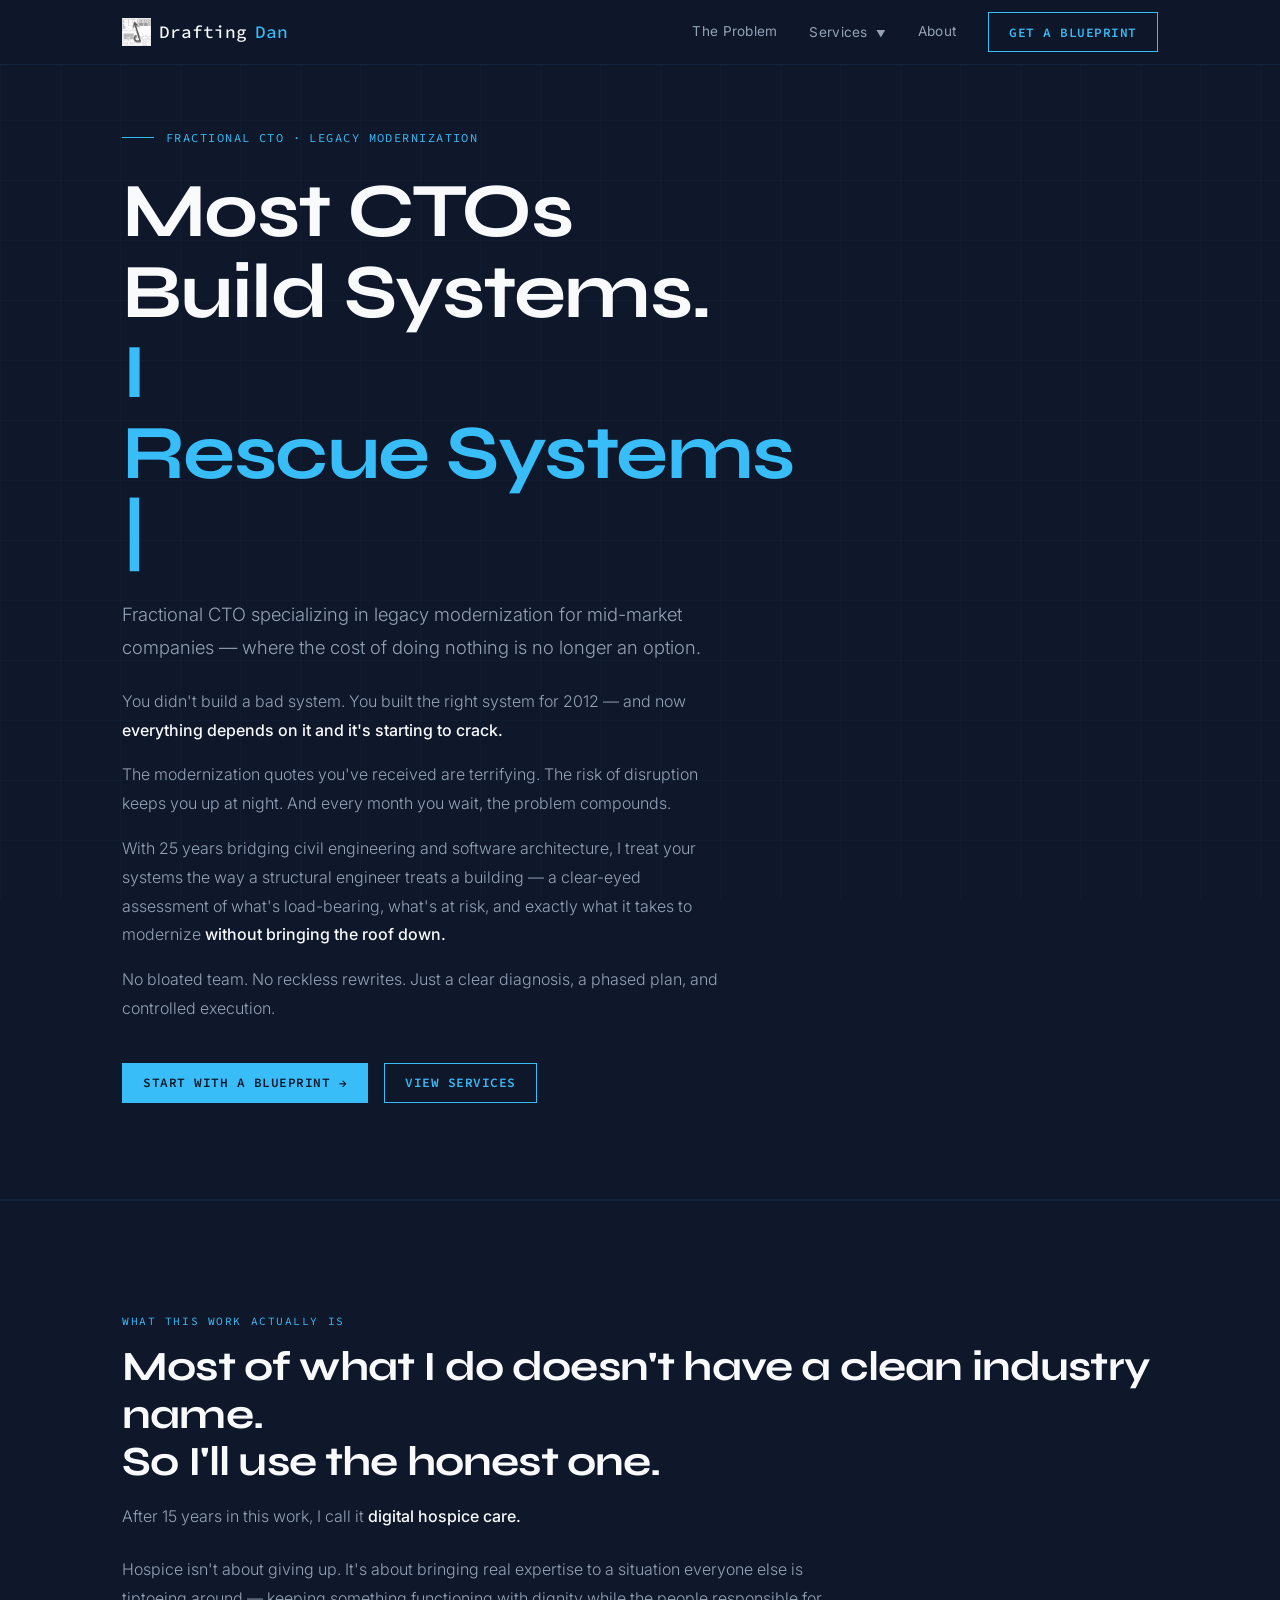
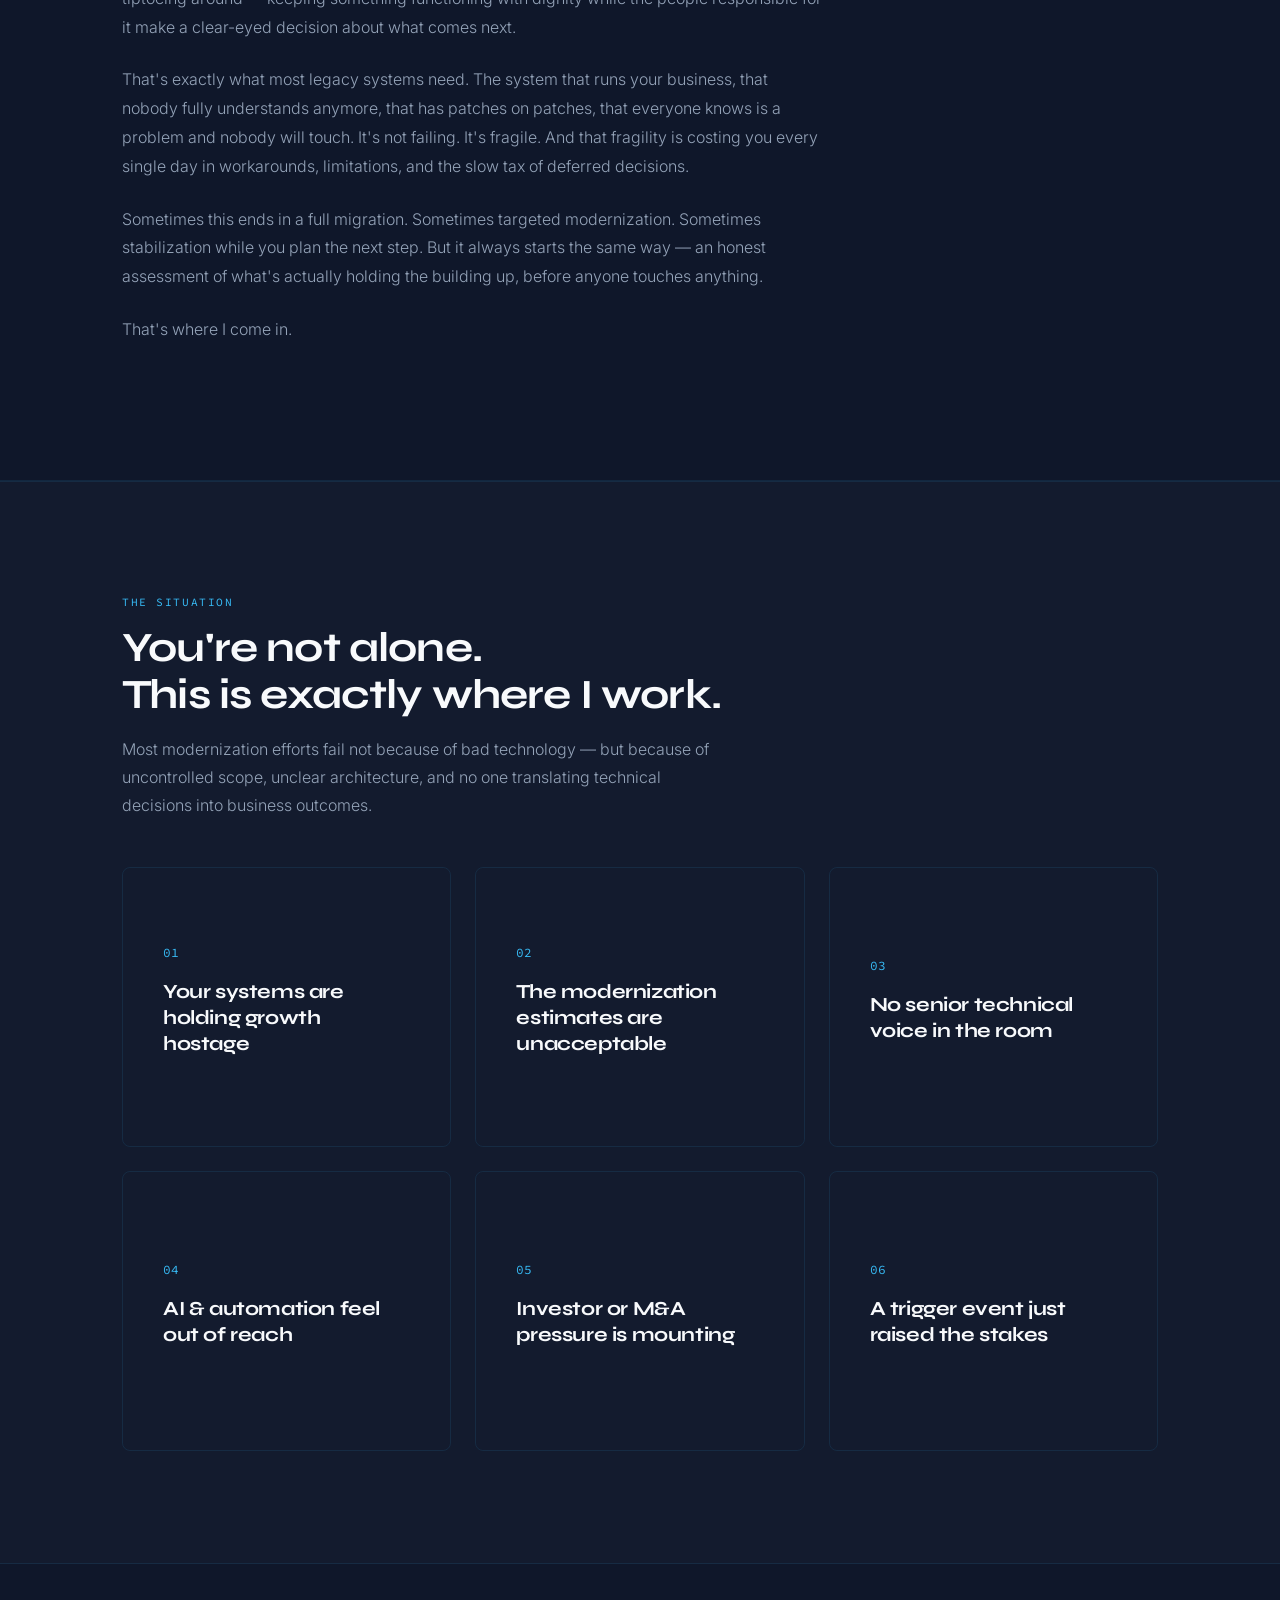
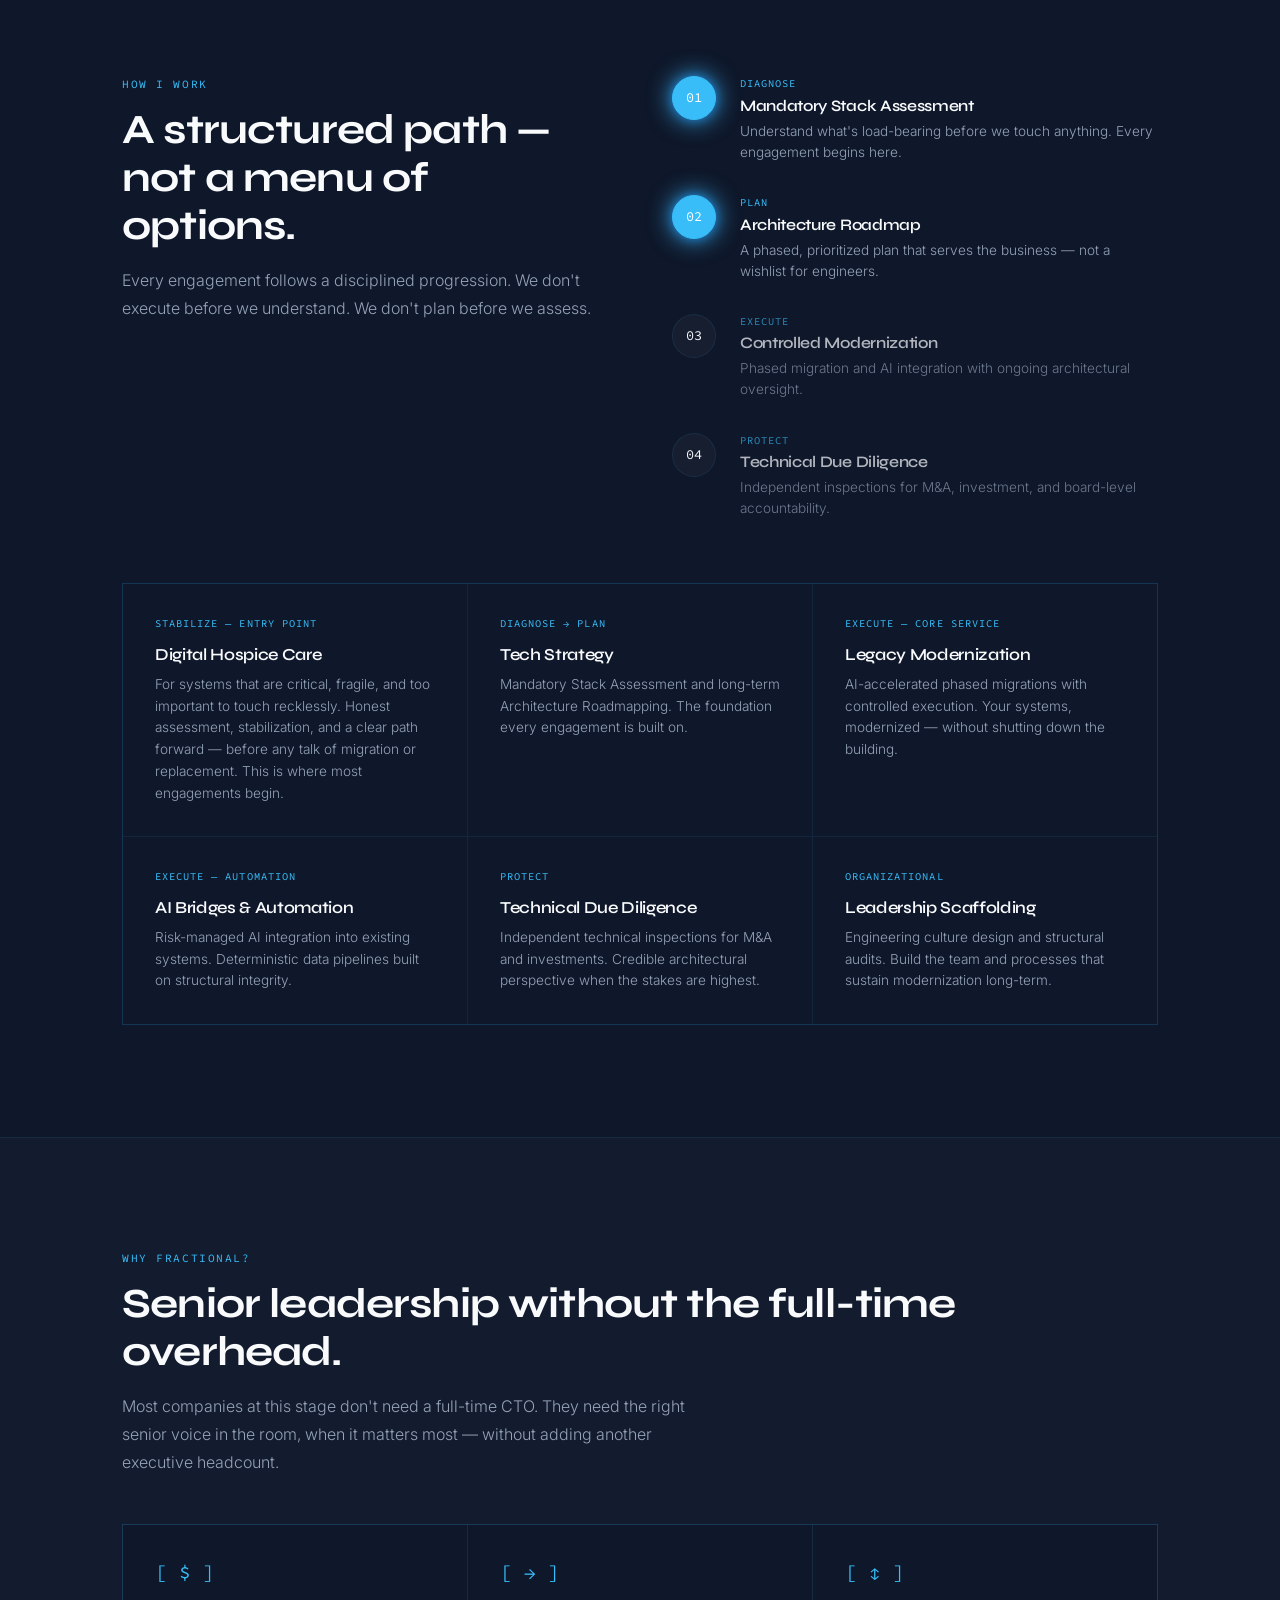
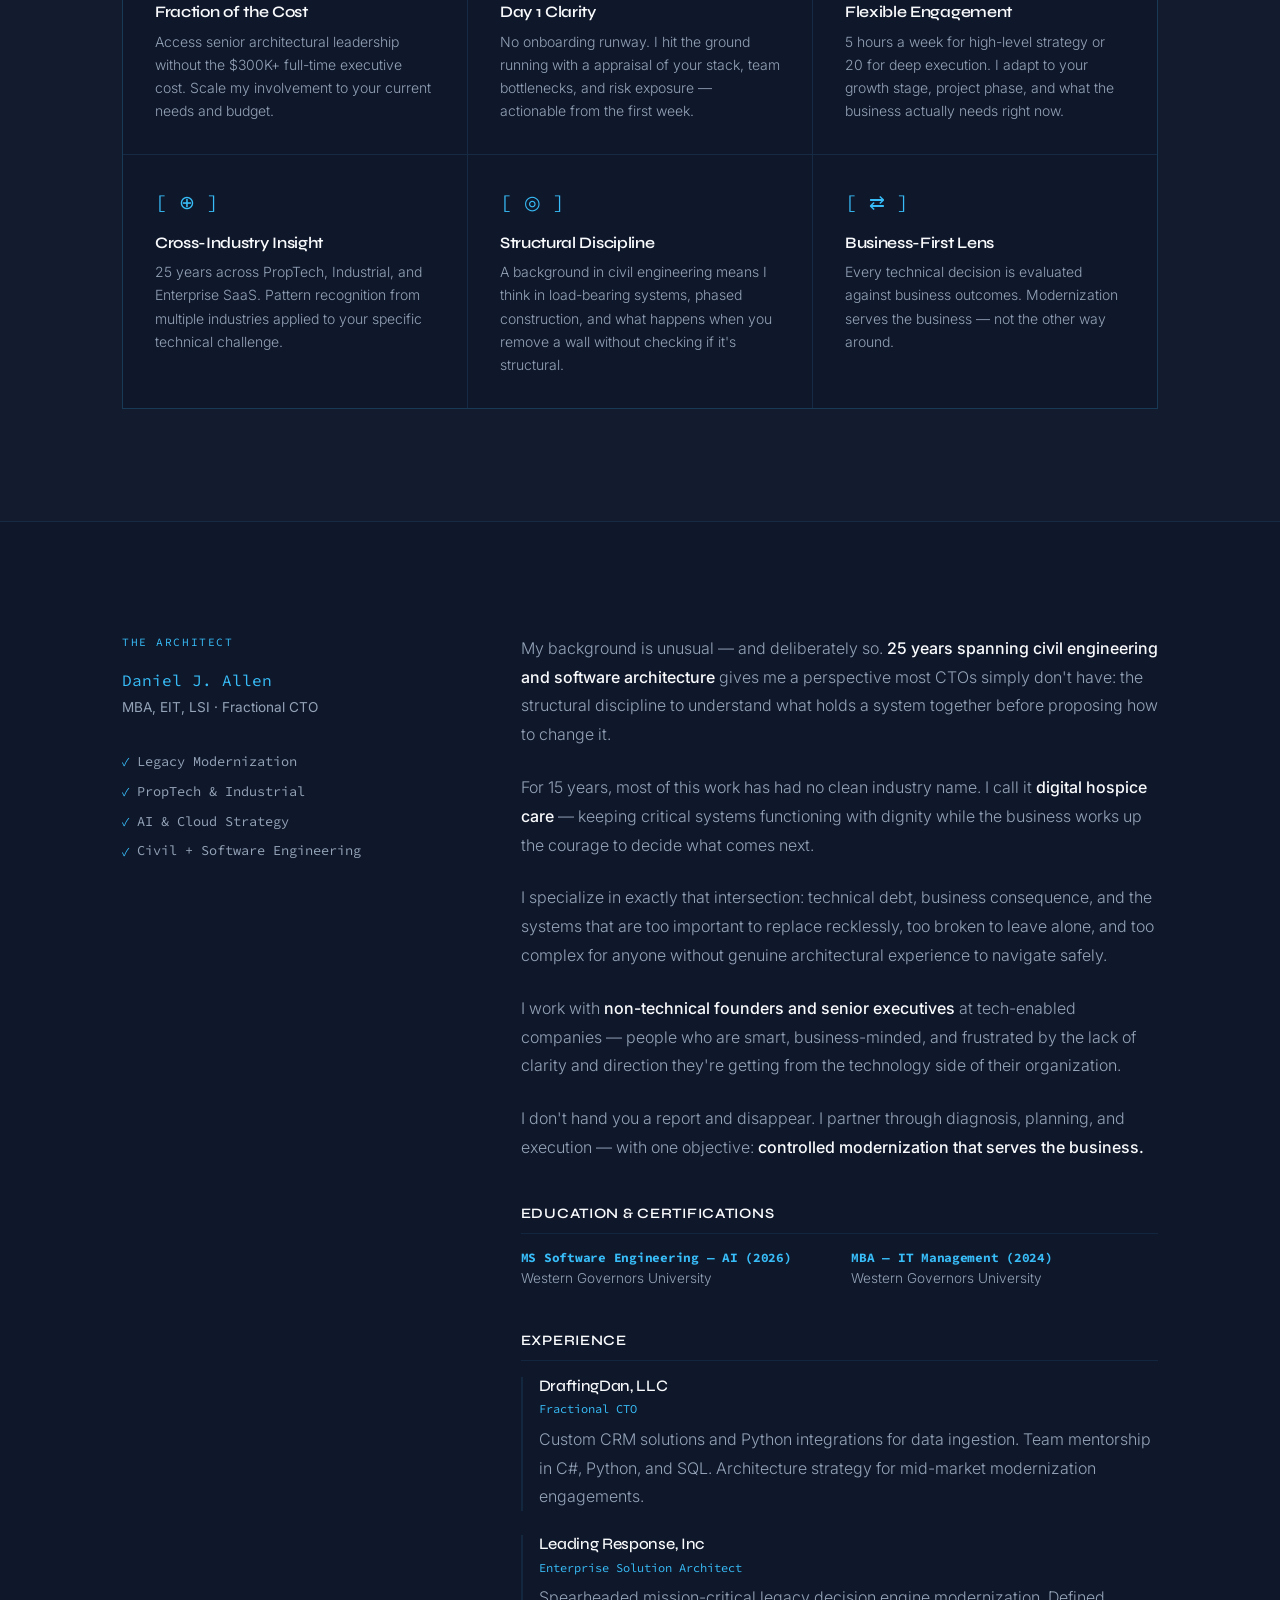
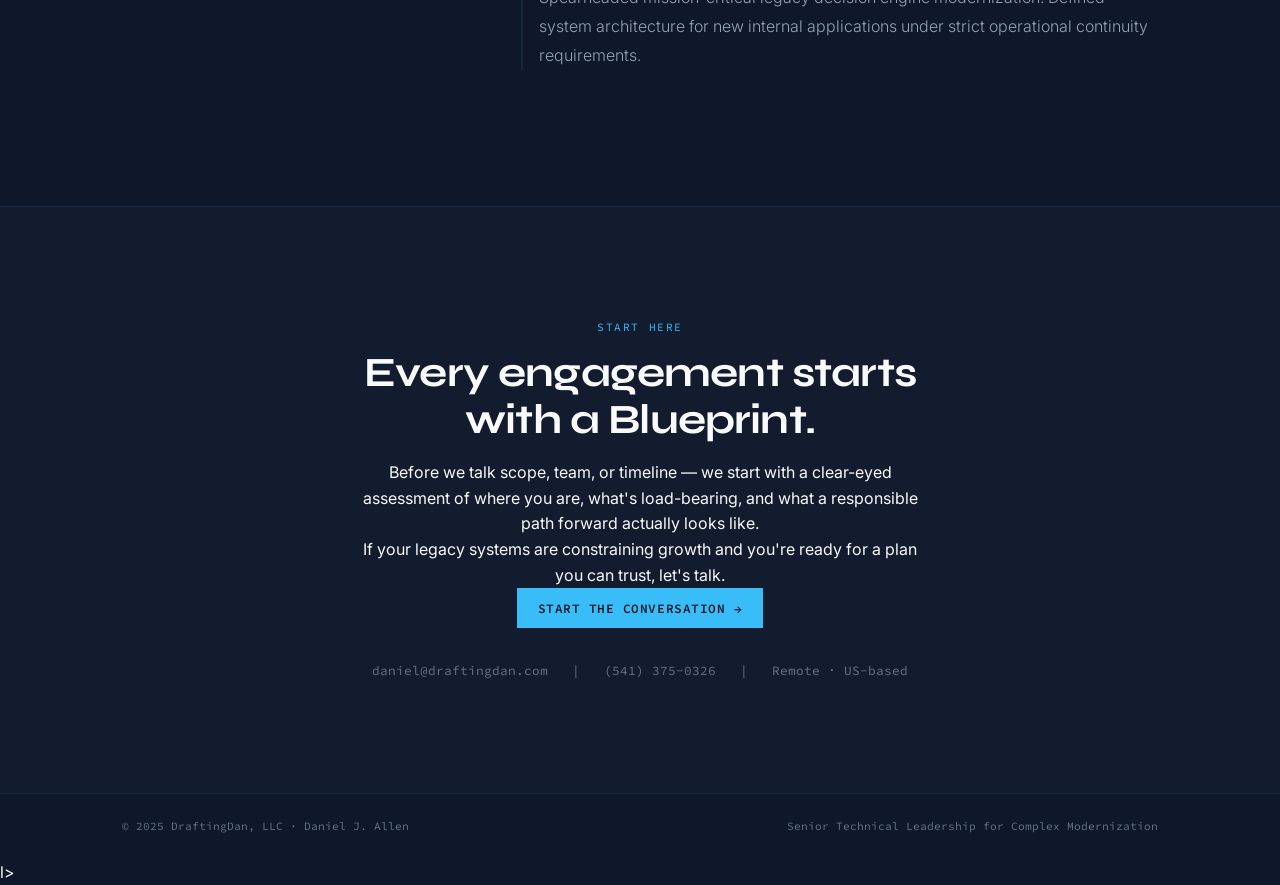
<file: index.html>
<!DOCTYPE html>
<html lang="en">

<head>
    <meta charset="UTF-8">
    <meta name="viewport" content="width=device-width, initial-scale=1.0">
    <title>DraftingDan | Legacy Modernization & Fractional CTO</title>
    <meta name="description"
        content="Fractional CTO specializing in digital hospice care 
                for legacy systems — honest assessment, stabilization, and controlled modernization for 
                mid-market companies. Based in Fort Worth, TX. Remote engagements welcome.">

    <link rel="preconnect" href="https://fonts.googleapis.com">
    <link rel="preconnect" href="https://fonts.gstatic.com" crossorigin>
    <link
        href="https://fonts.googleapis.com/css2?family=DM+Mono:wght@400;500&family=Syne:wght@400;600;700;800&family=Inter:wght@300;400;500&family=Source+Code+Pro:wght@400;600;700&display=swap"
        rel="stylesheet">

    <link rel="stylesheet" href="style.css">
    <link rel="canonical" href="https://draftingdan.com/" />

    <meta property="og:type" content="website">
    <meta property="og:url" content="https://draftingdan.com/">
    <meta property="og:title" content="DraftingDan | Legacy Modernization & Fractional CTO">
    <meta property="og:description"
        content="Fractional CTO specializing in legacy system modernization. Clear diagnosis, phased plans, controlled execution.">
    <meta property="og:image" content="https://draftingdan.com/ddlogo-bw.png">

    <script type="application/ld+json">
    {
      "@context": "https://schema.org",
      "@type": "ProfessionalService",
      "name": "DraftingDan",
      "image": "https://draftingdan.com/ddlogo-bw.png",
      "@id": "https://draftingdan.com/",
      "url": "https://draftingdan.com/",
      "telephone": "",
      "address": {
        "@type": "PostalAddress",
        "addressLocality": "USA",
        "addressCountry": "US"
      },
      "geo": {
        "@type": "GeoCoordinates",
        "latitude": 0,
        "longitude": 0
      },
      "sameAs": [
        "https://www.draftingdan.com"
      ],
      "description": "Senior Technical Leadership for Complex Modernization.",
      "provider": {
        "@type": "Person",
        "name": "Daniel J. Allen"
      }
    }
    </script>
</head>

<body>

    <!-- ── NAV ── -->
    <header>
        <nav class="container">
            <a href="#hero" class="logo">
                <img src="ddlogo-bw.png" alt="DraftingDan Logo">
                Drafting<span>Dan</span>
            </a>
            <div class="nav-links">
                <a href="#problem" class="hide-mobile">The Problem</a>
                <div class="nav-dropdown hide-mobile">
                    <button class="nav-dropdown-toggle">Services</button>
                    <div class="nav-dropdown-menu">
                        <a href="/digital-hospice">Digital Hospice Care</a>
                        <a href="/tech-strategy">Tech Strategy</a>
                        <a href="/legacy-modernization">Legacy Modernization</a>
                        <a href="/ai-bridge">AI Bridges & Automation</a>
                        <a href="/due-diligence">Technical Due Diligence</a>
                        <a href="/team-building">Leadership Scaffolding</a>
                    <!-- <a href="/custom-applications">Enterprise Applications</a>-->
                    </div>
                </div>
                <a href="#about" class="hide-mobile">About</a>
                <a href="#contact" class="btn">Get a Blueprint</a>
            </div>
        </nav>
    </header>

    <main>

        <!-- ── HERO ── -->
        <section id="hero">
            <div class="container">
                <div class="hero-eyebrow">Fractional CTO · Legacy Modernization</div>
                <h1 class="hero-headline">
                    Most CTOs<br>
                    Build Systems.<br>
                    <em>I <span id="typing-text">Rescue Them</span></em><span class="cursor">|</span>
                </h1>
                <p class="hero-sub">
                    Fractional CTO specializing in legacy modernization for mid-market companies — where the cost of
                    doing nothing is no longer an option.
                </p>
                <div class="hero-body">
                    <p>You didn't build a bad system. You built the right system for 2012 — and now <strong>everything
                            depends on it and it's starting to crack.</strong></p>
                    <p>The modernization quotes you've received are terrifying. The risk of disruption keeps you up at
                        night. And every month you wait, the problem compounds.</p>
                    <p>With 25 years bridging civil engineering and software architecture, I treat your systems the way
                        a structural engineer treats a building — a clear-eyed assessment of what's load-bearing, what's
                        at risk, and exactly what it takes to modernize <strong>without bringing the roof
                            down.</strong></p>
                    <p>No bloated team. No reckless rewrites. Just a clear diagnosis, a phased plan, and controlled
                        execution.</p>
                </div>
                <div class="hero-cta">
                    <a href="#contact" class="btn btn-primary">Start With a Blueprint →</a>
                    <a href="#services" class="btn">View Services</a>
                </div>
            </div>
        </section>

        <section id="hospice">
            <div class="container">
                <p class="section-label">What this work actually is</p>
                <h2 class="section-title">Most of what I do doesn't have a clean industry name.<br>So I'll use the honest one.</h2>
                <div class="hospice-content">
                    <p>After 15 years in this work, I call it <strong>digital hospice care.</strong></p>

                    <p>Hospice isn't about giving up. It's about bringing real expertise to a situation everyone else is tiptoeing around — keeping something functioning with dignity while the people responsible for it make a clear-eyed decision about what comes next.</p>

                    <p>That's exactly what most legacy systems need. The system that runs your business, that nobody fully understands anymore, that has patches on patches, that everyone knows is a problem and nobody will touch. It's not failing. It's fragile. And that fragility is costing you every single day in workarounds, limitations, and the slow tax of deferred decisions.</p>

                    <p>Sometimes this ends in a full migration. Sometimes targeted modernization. Sometimes stabilization while you plan the next step. But it always starts the same way — an honest assessment of what's actually holding the building up, before anyone touches anything.</p>

                    <p>That's where I come in.</p>
                </div>
            </div>
        </section>

        <!-- ── PROBLEM ── -->
        <section id="problem">
            <div class="container">
                <p class="section-label">The situation</p>
                <h2 class="section-title">You're not alone.<br>This is exactly where I work.</h2>
                <p class="section-intro">Most modernization efforts fail not because of bad technology — but because of
                    uncontrolled scope, unclear architecture, and no one translating technical decisions into business
                    outcomes.</p>
                <div class="problem-grid">
                    <div class="problem-item">
                        <div class="problem-card-inner">
                            <div class="problem-card-front">
                                <div class="problem-number">01</div>
                                <h3>Your systems are holding growth hostage</h3>
                            </div>
                            <div class="problem-card-back">
                                <p>Internal tools built years ago are brittle, undocumented, and impossible to change without
                                    risk. Every new initiative starts with "but first we have to fix..."</p>
                            </div>
                        </div>
                    </div>
                    <div class="problem-item">
                        <div class="problem-card-inner">
                            <div class="problem-card-front">
                                <div class="problem-number">02</div>
                                <h3>The modernization estimates are unacceptable</h3>
                            </div>
                            <div class="problem-card-back">
                                <p>You've been handed $500K–$2M quotes with no clear roadmap and no confidence the outcome would
                                    justify the risk. There has to be a better way.</p>
                            </div>
                        </div>
                    </div>
                    <div class="problem-item">
                        <div class="problem-card-inner">
                            <div class="problem-card-front">
                                <div class="problem-number">03</div>
                                <h3>No senior technical voice in the room</h3>
                            </div>
                            <div class="problem-card-back">
                                <p>Your developers execute tasks well, but nobody is setting architectural direction or
                                    translating technology decisions into business consequences.</p>
                            </div>
                        </div>
                    </div>
                    <div class="problem-item">
                        <div class="problem-card-inner">
                            <div class="problem-card-front">
                                <div class="problem-number">04</div>
                                <h3>AI & automation feel out of reach</h3>
                            </div>
                            <div class="problem-card-back">
                                <p>You know you need to modernize to take advantage of AI — but without a structured,
                                    risk-managed path, every proposal feels like a leap of faith.</p>
                            </div>
                        </div>
                    </div>
                    <div class="problem-item">
                        <div class="problem-card-inner">
                            <div class="problem-card-front">
                                <div class="problem-number">05</div>
                                <h3>Investor or M&A pressure is mounting</h3>
                            </div>
                            <div class="problem-card-back">
                                <p>A board member, acquirer, or investor is asking hard technical questions and you don't have
                                    an independent, credible architectural perspective to offer.</p>
                            </div>
                        </div>
                    </div>
                    <div class="problem-item">
                        <div class="problem-card-inner">
                            <div class="problem-card-front">
                                <div class="problem-number">06</div>
                                <h3>A trigger event just raised the stakes</h3>
                            </div>
                            <div class="problem-card-back">
                                <p>A key developer left. A major initiative exposed your system's limits. A vendor delivered a
                                    shocking estimate. The window to act is narrowing.</p>
                            </div>
                        </div>
                    </div>
                </div>
            </div>
        </section>

        <!-- ── SERVICES ── -->
        <section id="services">
            <div class="container">
                <div class="services-header">
                    <div>
                        <p class="section-label">How I work</p>
                        <h2 class="section-title">A structured path — not a menu of options.</h2>
                        <p class="section-intro">Every engagement follows a disciplined progression. We don't execute
                            before we understand. We don't plan before we assess.</p>
                    </div>
                    <div class="journey-steps">
                        <div class="journey-step">
                            <div class="step-num">01</div>
                            <div class="step-content">
                                <div class="step-phase">Diagnose</div>
                                <h3>Mandatory Stack Assessment</h3>
                                <p>Understand what's load-bearing before we touch anything. Every engagement begins
                                    here.</p>
                            </div>
                        </div>
                        <div class="journey-step">
                            <div class="step-num">02</div>
                            <div class="step-content">
                                <div class="step-phase">Plan</div>
                                <h3>Architecture Roadmap</h3>
                                <p>A phased, prioritized plan that serves the business — not a wishlist for engineers.
                                </p>
                            </div>
                        </div>
                        <div class="journey-step">
                            <div class="step-num">03</div>
                            <div class="step-content">
                                <div class="step-phase">Execute</div>
                                <h3>Controlled Modernization</h3>
                                <p>Phased migration and AI integration with ongoing architectural oversight.</p>
                            </div>
                        </div>
                        <div class="journey-step">
                            <div class="step-num">04</div>
                            <div class="step-content">
                                <div class="step-phase">Protect</div>
                                <h3>Technical Due Diligence</h3>
                                <p>Independent inspections for M&A, investment, and board-level accountability.</p>
                            </div>
                        </div>
                    </div>
                </div>

                <div class="services-grid">
                    <a href="/digital-hospice" class="service-card">
                        <div class="service-tag">Stabilize — Entry Point</div>
                        <h4>Digital Hospice Care</h4>
                        <p>For systems that are critical, fragile, and too important to touch recklessly. 
                            Honest assessment, stabilization, and a clear path forward — before any talk of 
                            migration or replacement. This is where most engagements begin.</p>
                    </a>
                    <a href="/tech-strategy" class="service-card">
                        <div class="service-tag">Diagnose → Plan</div>
                        <h4>Tech Strategy</h4>
                        <p>Mandatory Stack Assessment and long-term Architecture Roadmapping. The foundation every
                            engagement is built on.</p>
                    </a>
                    <a href="/legacy-modernization" class="service-card">
                        <div class="service-tag">Execute — Core Service</div>
                        <h4>Legacy Modernization</h4>
                        <p>AI-accelerated phased migrations with controlled execution. Your systems, modernized —
                            without shutting down the building.</p>
                    </a>
                    <a href="/ai-bridge" class="service-card">
                        <div class="service-tag">Execute — Automation</div>
                        <h4>AI Bridges & Automation</h4>
                        <p>Risk-managed AI integration into existing systems. Deterministic data pipelines built on
                            structural integrity.</p>
                    </a>
                    <a href="/due-diligence" class="service-card">
                        <div class="service-tag">Protect</div>
                        <h4>Technical Due Diligence</h4>
                        <p>Independent technical inspections for M&A and investments. Credible architectural perspective
                            when the stakes are highest.</p>
                    </a>
                    <a href="/team-building" class="service-card">
                        <div class="service-tag">Organizational</div>
                        <h4>Leadership Scaffolding</h4>
                        <p>Engineering culture design and structural audits. Build the team and processes that sustain
                            modernization long-term.</p>
                    </a>
                    <!-- 
                    <a href="/custom-applications" class="service-card">
                        <div class="service-tag">Build</div>
                        <h4>Enterprise Applications</h4>
                        <p>Custom software built on a foundation of structural integrity — when the architecture demands
                            building, not patching.</p>
                    </a>
                    -->
                </div>
            </div>
        </section>

        <!-- ── WHY FRACTIONAL ── -->
        <section id="why">
            <div class="container">
                <p class="section-label">Why Fractional?</p>
                <h2 class="section-title">Senior leadership without the full-time overhead.</h2>
                <p class="section-intro">Most companies at this stage don't need a full-time CTO. They need the right
                    senior voice in the room, when it matters most — without adding another executive headcount.</p>
                <div class="why-grid">
                    <div class="why-item">
                        <div class="why-icon">[ $ ]</div>
                        <h3>Fraction of the Cost</h3>
                        <p>Access senior architectural leadership without the $300K+ full-time executive cost. Scale my
                            involvement to your current needs and budget.</p>
                    </div>
                    <div class="why-item">
                        <div class="why-icon">[ → ]</div>
                        <h3>Day 1 Clarity</h3>
                        <p>No onboarding runway. I hit the ground running with a appraisal of your stack, team
                            bottlenecks, and risk exposure — actionable from the first week.</p>
                    </div>
                    <div class="why-item">
                        <div class="why-icon">[ ↕ ]</div>
                        <h3>Flexible Engagement</h3>
                        <p>5 hours a week for high-level strategy or 20 for deep execution. I adapt to your growth
                            stage, project phase, and what the business actually needs right now.</p>
                    </div>
                    <div class="why-item">
                        <div class="why-icon">[ ⊕ ]</div>
                        <h3>Cross-Industry Insight</h3>
                        <p>25 years across PropTech, Industrial, and Enterprise SaaS. Pattern recognition from multiple
                            industries applied to your specific technical challenge.</p>
                    </div>
                    <div class="why-item">
                        <div class="why-icon">[ ◎ ]</div>
                        <h3>Structural Discipline</h3>
                        <p>A background in civil engineering means I think in load-bearing systems, phased construction,
                            and what happens when you remove a wall without checking if it's structural.</p>
                    </div>
                    <div class="why-item">
                        <div class="why-icon">[ ⇄ ]</div>
                        <h3>Business-First Lens</h3>
                        <p>Every technical decision is evaluated against business outcomes. Modernization serves the
                            business — not the other way around.</p>
                    </div>
                </div>
            </div>
        </section>

        <!-- ── ABOUT ── -->
        <section id="about">
            <div class="container">
                <div class="about-grid">
                    <div class="about-sidebar">
                        <p class="section-label">The Architect</p>
                        <div class="about-name">Daniel J. Allen</div>
                        <div class="about-title">MBA, EIT, LSI · Fractional CTO</div>
                        <ul class="credential-list">
                            <li>Legacy Modernization</li>
                            <li>PropTech & Industrial</li>
                            <li>AI & Cloud Strategy</li>
                            <li>Civil + Software Engineering</li>
                        </ul>
                    </div>
                    <div class="about-content">
                        <p>
                            My background is unusual — and deliberately so. <strong>25 years spanning civil engineering
                                and software architecture</strong> gives me a perspective most CTOs simply don't have:
                            the structural discipline to understand what holds a system together before proposing how to
                            change it.
                        </p>
                        <p>For 15 years, most of this work has had no clean industry name. I call it 
                            <strong>digital hospice care</strong> — keeping critical systems functioning with dignity 
                            while the business works up the courage to decide what comes next.
                        </p>

                        <p>
                            I specialize in exactly that intersection: technical debt, business consequence, and the 
                            systems that are too important to replace recklessly, too broken to leave alone, and too 
                            complex for anyone without genuine architectural experience to navigate safely.
                        </p>
                        <p>
                            I work with <strong>non-technical founders and senior executives</strong> at tech-enabled
                            companies — people who are smart, business-minded, and frustrated by the lack of clarity and
                            direction they're getting from the technology side of their organization.
                        </p>
                        <p>
                            I don't hand you a report and disappear. I partner through diagnosis, planning, and
                            execution — with one objective: <strong>controlled modernization that serves the
                                business.</strong>
                        </p>

                        <div class="about-section-title">Education & Certifications</div>
                        <div class="edu-grid">
                            <div class="edu-item">
                                <h4>MS Software Engineering — AI (2026)</h4>
                                <p>Western Governors University</p>
                            </div>
                            <div class="edu-item">
                                <h4>MBA — IT Management (2024)</h4>
                                <p>Western Governors University</p>
                            </div>
                        </div>

                        <div class="about-section-title">Experience</div>
                        <div class="exp-item">
                            <h4>DraftingDan, LLC</h4>
                            <div class="exp-role">Fractional CTO</div>
                            <p>Custom CRM solutions and Python integrations for data ingestion. Team mentorship in C#,
                                Python, and SQL. Architecture strategy for mid-market modernization engagements.</p>
                        </div>
                        <div class="exp-item">
                            <h4>Leading Response, Inc</h4>
                            <div class="exp-role">Enterprise Solution Architect</div>
                            <p>Spearheaded mission-critical legacy decision engine modernization. Defined system
                                architecture for new internal applications under strict operational continuity
                                requirements.</p>
                        </div>
                    </div>
                </div>
            </div>
        </section>

        <!-- ── CONTACT ── -->
        <section id="contact">
            <div class="container">
                <div class="contact-inner">
                    <p class="section-label">Start here</p>
                    <h2 class="section-title">Every engagement starts with a Blueprint.</h2>
                    <p>
                        Before we talk scope, team, or timeline — we start with a clear-eyed assessment of where you
                        are, what's load-bearing, and what a responsible path forward actually looks like.
                    </p>
                    <p>
                        If your legacy systems are constraining growth and you're ready for a plan you can trust, let's
                        talk.
                    </p>
                    <a href="https://calendar.google.com/appointments/schedules/AcZssZ3NqUyOLmf6VDTo3EBl6ddM6pg0UnDAr9FiMxoVA7ziVN97cQefpxyB8LqddDnmVu-2lbLingWD" class="btn btn-primary">Start the Conversation →</a>
                    <div class="contact-details">
                        <a href="mailto:daniel@draftingdan.com">daniel@draftingdan.com</a>
                        <span>|</span>
                        <a href="tel:5413750326">(541) 375-0326</a>
                        <span>|</span>
                        <span>Remote · US-based</span>
                    </div>
                </div>
            </div>
        </section>

    </main>

    <footer>
        <div class="container">
            <div class="footer-inner">
                <p>© 2025 DraftingDan, LLC · Daniel J. Allen</p>
                <p>Senior Technical Leadership for Complex Modernization</p>
            </div>
        </div>
    </footer>

    <script src="script.js"></script>
</body>

</html>
l>
</file>
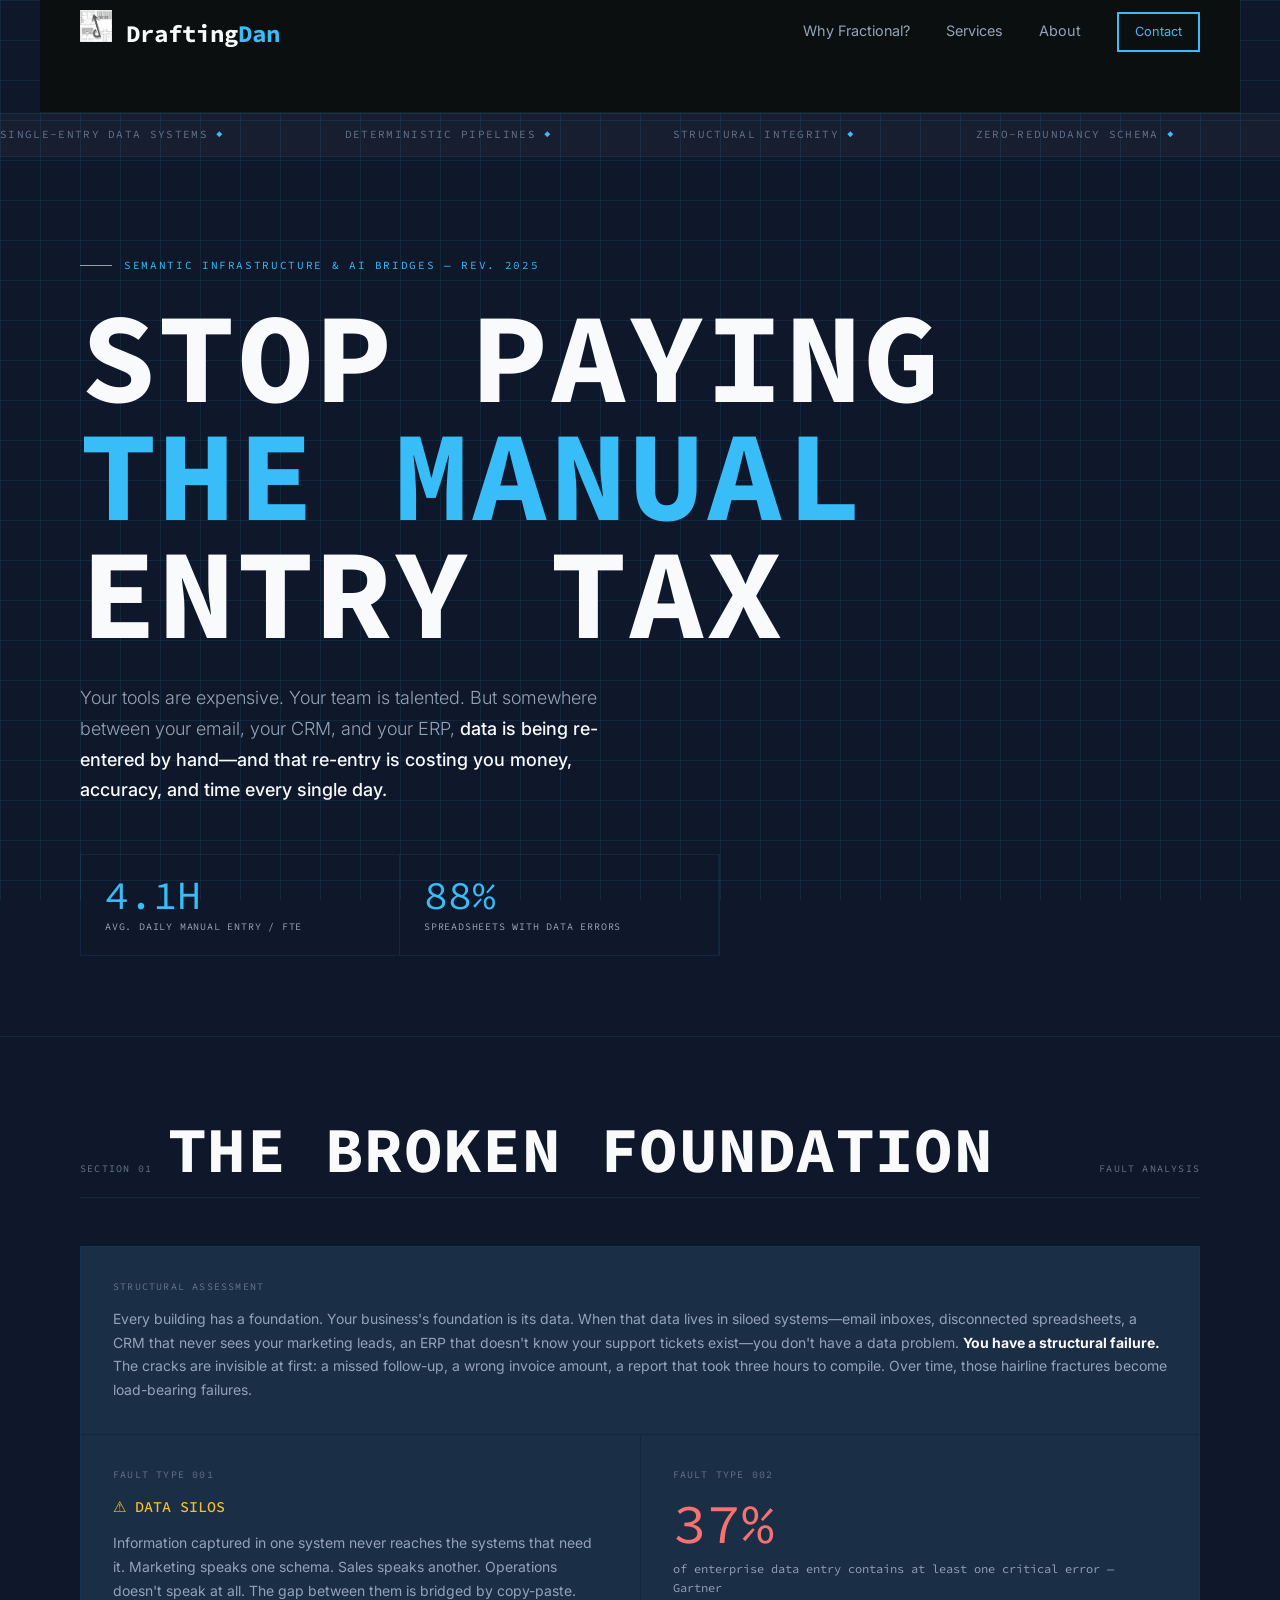
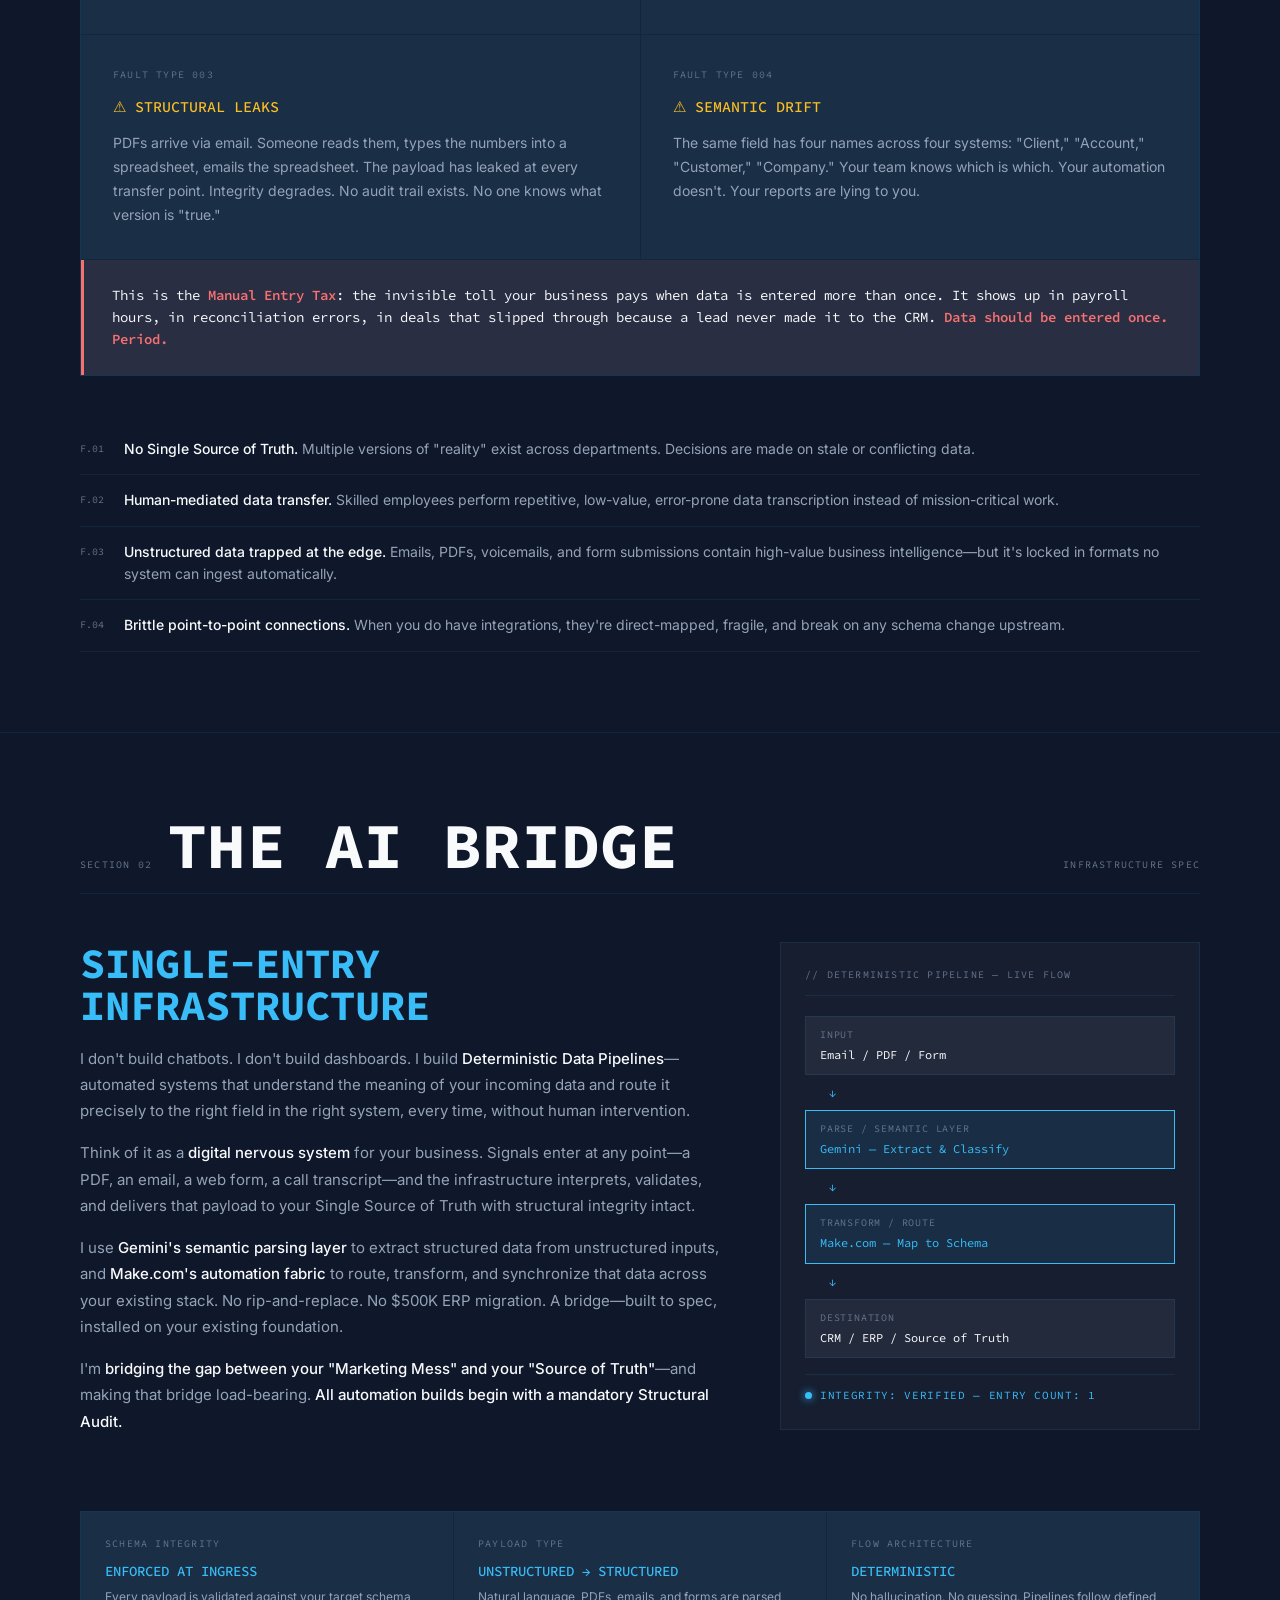
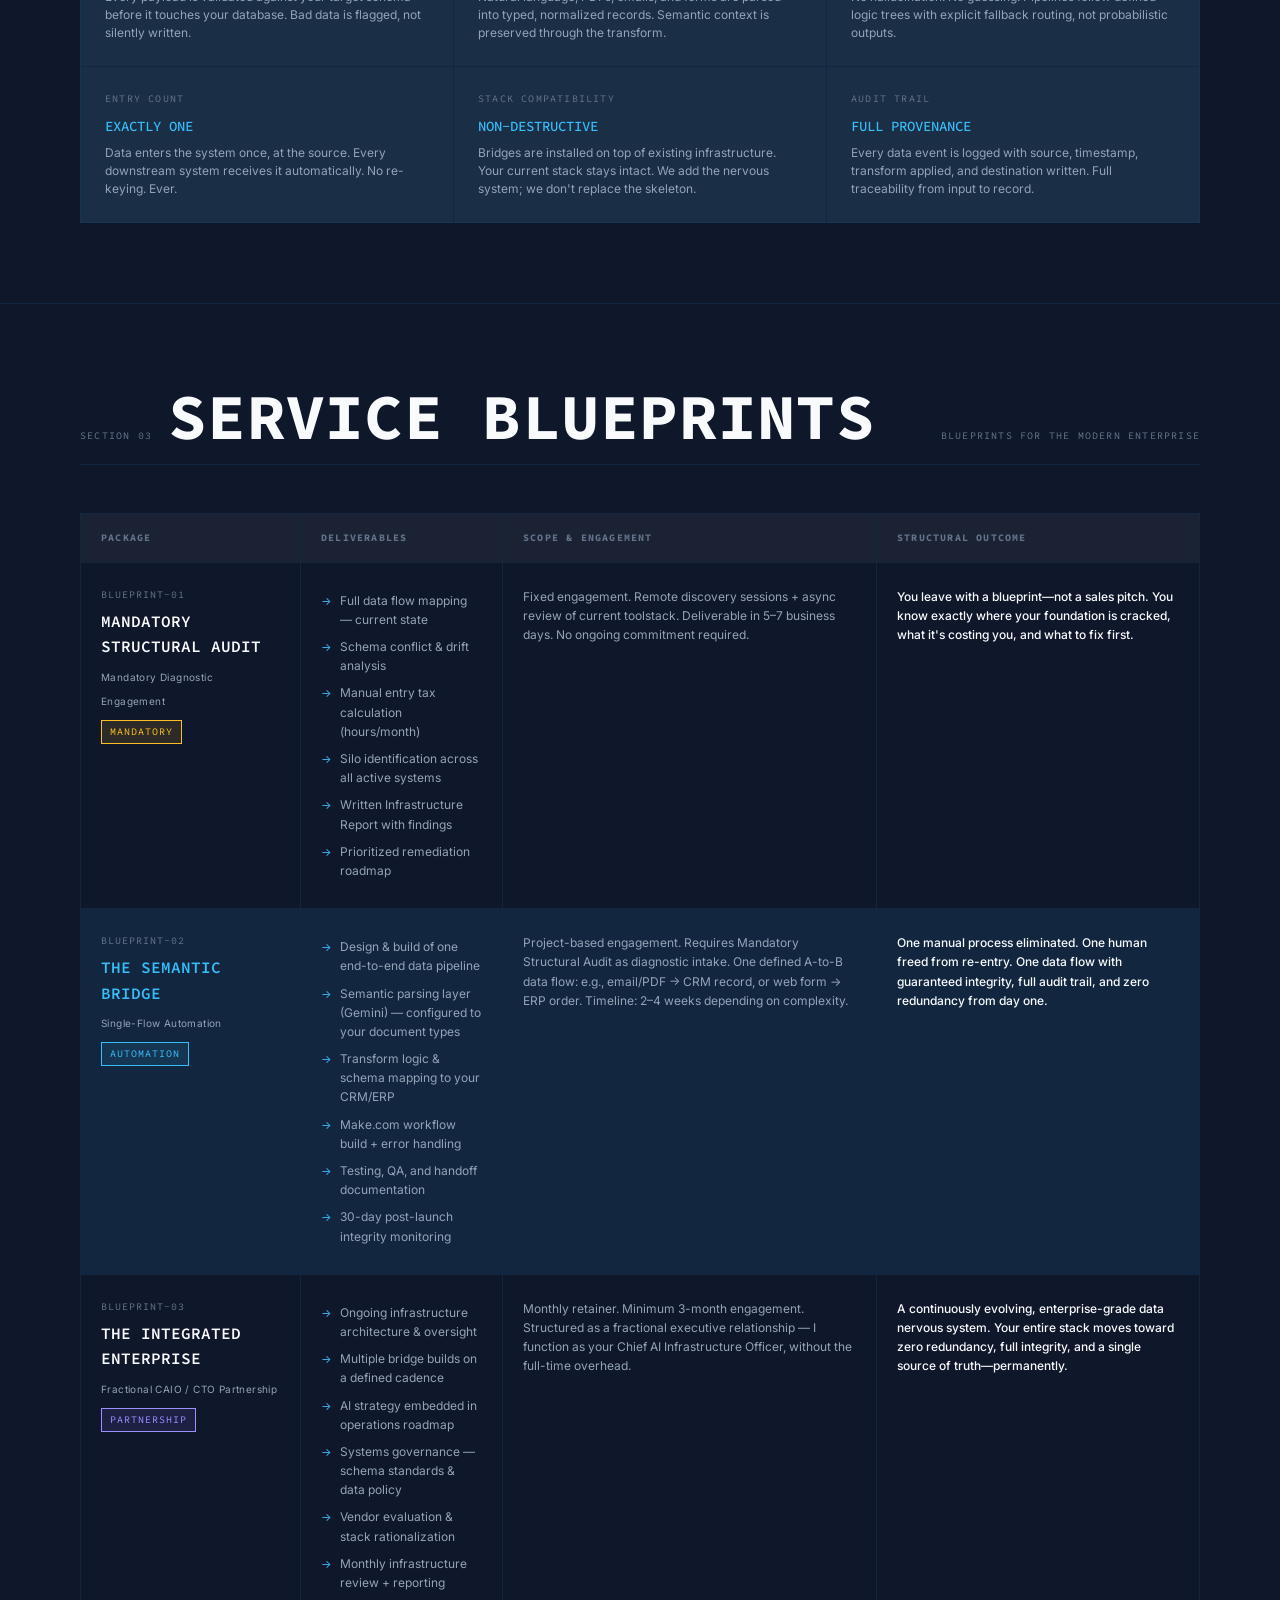
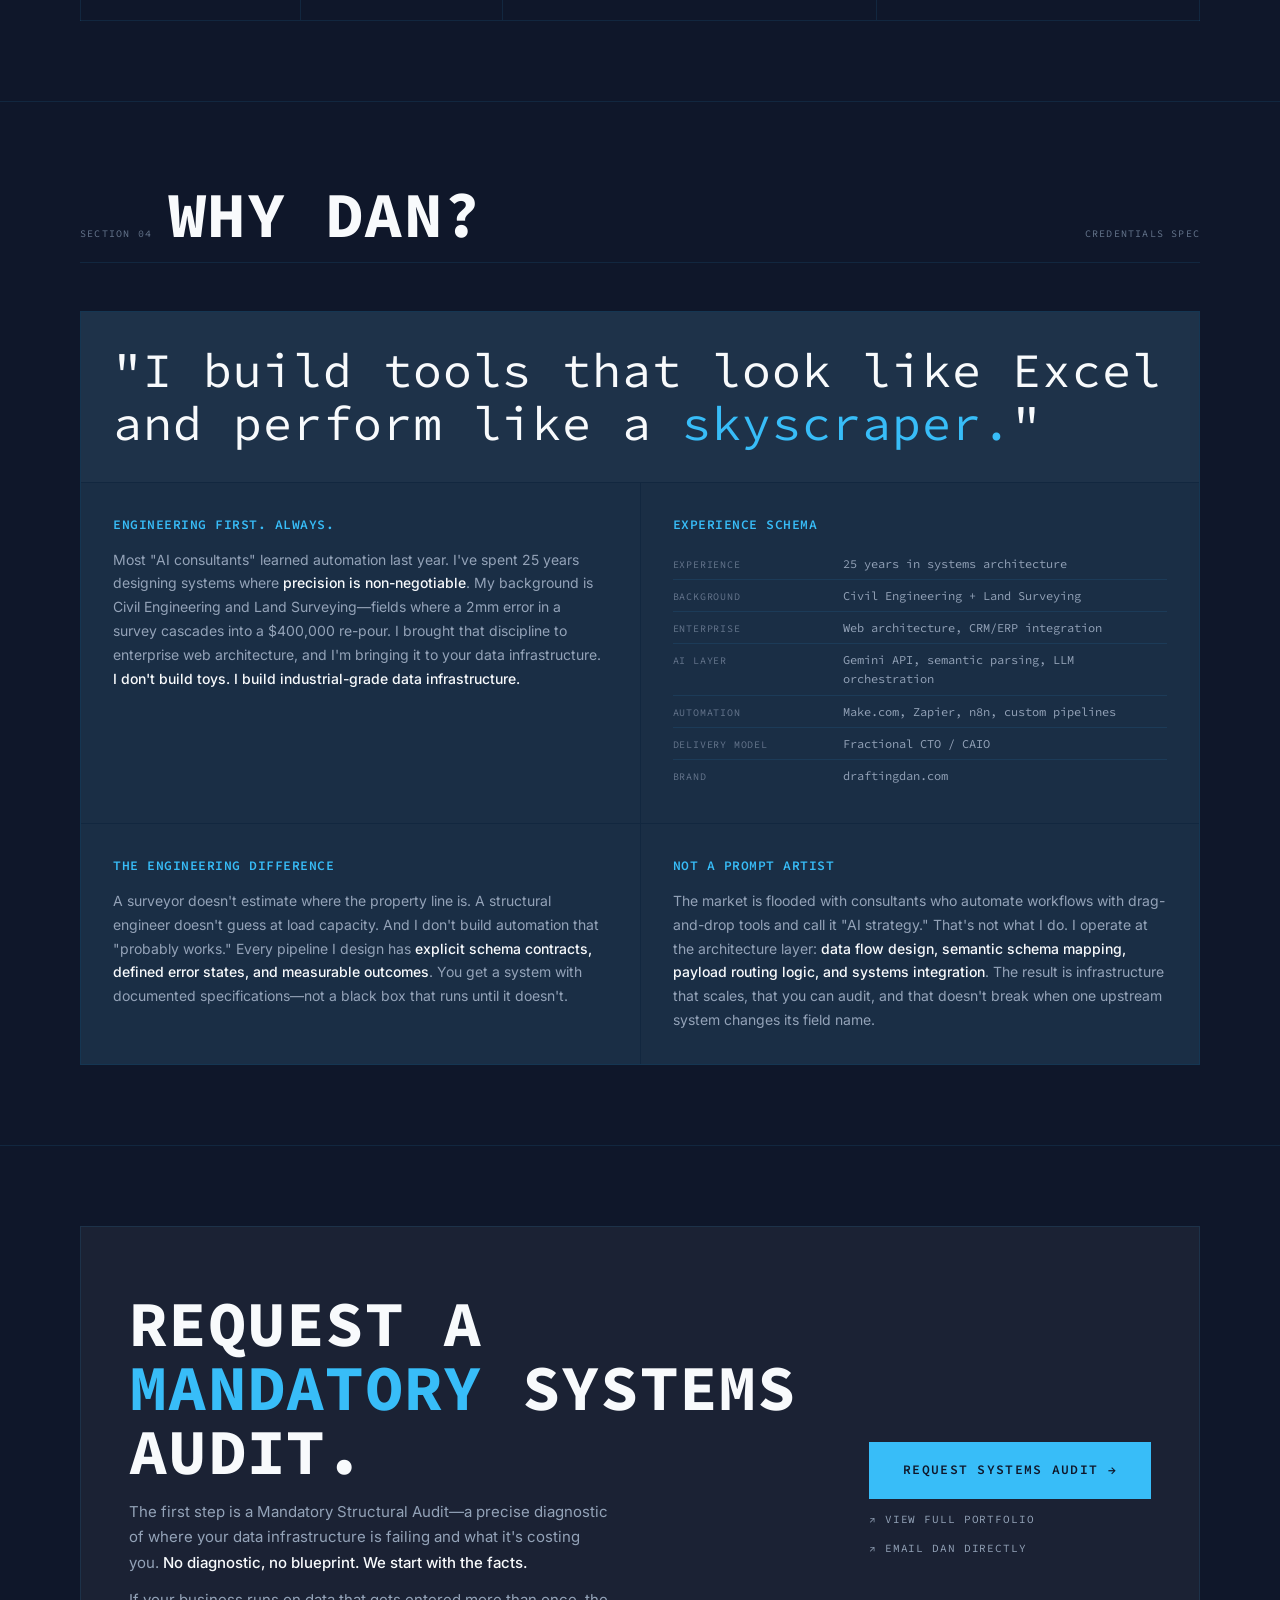
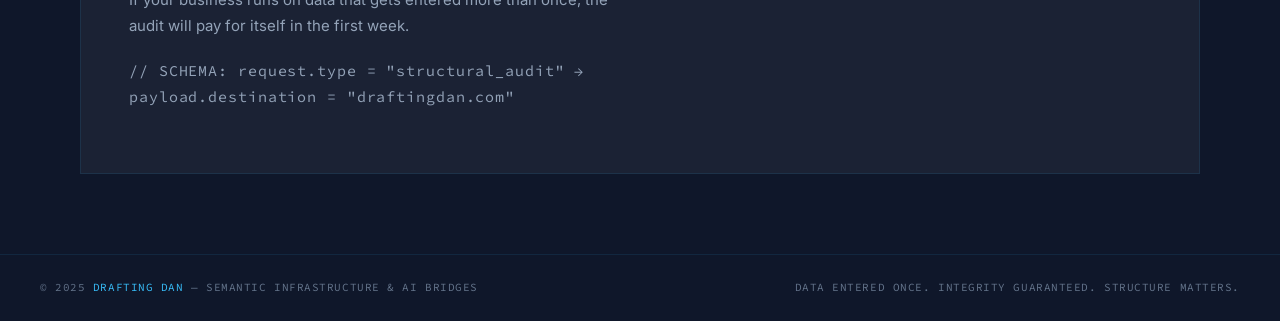
<file: ai-bridge/index.html>
<!DOCTYPE html>
<html lang="en">

<head>
  <meta charset="UTF-8">
  <meta name="viewport" content="width=device-width, initial-scale=1.0">
  <title>Semantic Infrastructure & AI Bridges — Drafting Dan</title>
  <!-- Fonts: Inter and Source Code Pro -->
  <link rel="preconnect" href="https://fonts.googleapis.com">
  <link rel="preconnect" href="https://fonts.gstatic.com" crossorigin>
  <link
    href="https://fonts.googleapis.com/css2?family=Inter:wght@300;400;600&family=Source+Code+Pro:wght@400;600;700&display=swap"
    rel="stylesheet">
  <meta name="description"
    content="Stop the manual entry tax with deterministic data pipelines. DraftingDan builds AI bridges using Gemini and Make.com for single-entry data systems.">
  <link rel="stylesheet" href="style.css">

  <!-- Canonical Tag -->
  <link rel="canonical" href="https://draftingdan.com/ai-bridge/" />

  <!-- Open Graph / Facebook -->
  <meta property="og:type" content="website">
  <meta property="og:url" content="https://draftingdan.com/ai-bridge/">
  <meta property="og:title" content="Semantic Infrastructure & AI Bridges | DraftingDan">
  <meta property="og:description"
    content="Professional AI bridge and deterministic data pipeline design. ELiminate data silos and manual entry errors.">
  <meta property="og:image" content="https://draftingdan.com/ddlogo-bw.png">

  <!-- Twitter -->
  <meta property="twitter:card" content="summary_large_image">
  <meta property="twitter:url" content="https://draftingdan.com/ai-bridge/">
  <meta property="twitter:title" content="Semantic Infrastructure & AI Bridges | DraftingDan">
  <meta property="twitter:description"
    content="Professional AI bridge and deterministic data pipeline design. ELiminate data silos and manual entry errors.">
  <meta property="twitter:image" content="https://draftingdan.com/ddlogo-bw.png">
</head>

<body>

  <!-- NAV -->
  <header>
    <nav class="container"
      style="display: flex; justify-content: space-between; align-items: center; padding-top: 2rem;">
      <div class="logo" style="font-family: var(--mono); font-size: 1.5rem; font-weight: 700;">
        <img src="/ddlogo-bw.png" alt="DraftingDan Logo" style="width: 2rem; height: 2rem;">
        <a href="/" style="text-decoration: none; color: inherit;">Drafting<span class="text-accent"
            style="color: var(--accent);">Dan</span></a>
      </div>
      <div class="nav-links">
        <a href="/#benefits"
          style="margin-left: 2rem; text-decoration: none; color: var(--ink-muted); font-size: 0.9rem; transition: color 0.3s;">Why
          Fractional?</a>
        <a href="/#services"
          style="margin-left: 2rem; text-decoration: none; color: var(--ink-muted); font-size: 0.9rem; transition: color 0.3s;">Services</a>
        <a href="/#about"
          style="margin-left: 2rem; text-decoration: none; color: var(--ink-muted); font-size: 0.9rem; transition: color 0.3s;">About</a>
        <a href="/#contact" class="btn"
          style="margin-left: 2rem; padding: 0.5rem 1rem; font-size: 0.8rem; border: 2px solid var(--accent); color: var(--accent); text-decoration: none; display: inline-block;">Contact</a>
      </div>
    </nav>
  </header>

  <!-- MARQUEE -->
  <div class="marquee-wrap">
    <div class="marquee-track">
      <span class="marquee-item">SINGLE-ENTRY DATA SYSTEMS <span>◆</span></span>
      <span class="marquee-item">DETERMINISTIC PIPELINES <span>◆</span></span>
      <span class="marquee-item">STRUCTURAL INTEGRITY <span>◆</span></span>
      <span class="marquee-item">ZERO-REDUNDANCY SCHEMA <span>◆</span></span>
      <span class="marquee-item">AI BRIDGES <span>◆</span></span>
      <span class="marquee-item">PAYLOAD ROUTING <span>◆</span></span>
      <span class="marquee-item">BLUEPRINTS FOR THE MODERN ENTERPRISE <span>◆</span></span>
      <span class="marquee-item">SINGLE-ENTRY DATA SYSTEMS <span>◆</span></span>
      <span class="marquee-item">DETERMINISTIC PIPELINES <span>◆</span></span>
      <span class="marquee-item">STRUCTURAL INTEGRITY <span>◆</span></span>
      <span class="marquee-item">ZERO-REDUNDANCY SCHEMA <span>◆</span></span>
      <span class="marquee-item">AI BRIDGES <span>◆</span></span>
      <span class="marquee-item">MANDATORY SYSTEMS AUDIT <span>◆</span></span>
      <span class="marquee-item">BLUEPRINTS FOR THE MODERN ENTERPRISE <span>◆</span></span>
    </div>
  </div>

  <!-- HERO -->
  <section class="hero">
    <p class="hero-eyebrow fade-in">SEMANTIC INFRASTRUCTURE &amp; AI BRIDGES — REV. 2025</p>
    <h1 class="hero-headline fade-in delay-1">
      STOP PAYING<br>
      <span class="accent-line">THE MANUAL</span>
      ENTRY TAX
    </h1>
    <p class="hero-sub fade-in delay-2">
      Your tools are expensive. Your team is talented. But somewhere between your email, your CRM, and your ERP,
      <strong>data is being re-entered by hand—and that re-entry is costing you money, accuracy, and time every single
        day.</strong>
    </p>
    <div class="hero-data-strip fade-in delay-3">
      <div class="hero-stat">
        <div class="hero-stat-val">4.1H</div>
        <div class="hero-stat-label">Avg. Daily Manual Entry / FTE</div>
      </div>
      <div class="hero-stat">
        <div class="hero-stat-val">88%</div>
        <div class="hero-stat-label">Spreadsheets with Data Errors</div>
      </div>
      <div class="hero-stat">
        <div class="hero-stat-val">$0</div>
        <div class="hero-stat-label">ROI from Data Entered Twice</div>
      </div>
    </div>
  </section>

  <hr class="rule">

  <!-- PROBLEM SECTION -->
  <section class="container">
    <div class="section-header">
      <span class="section-tag">SECTION 01</span>
      <h2 class="section-title">THE BROKEN FOUNDATION</h2>
      <span class="section-num">FAULT ANALYSIS</span>
    </div>

    <div class="problem-grid">
      <div class="problem-cell full-width">
        <div class="cell-label">STRUCTURAL ASSESSMENT</div>
        <p>Every building has a foundation. Your business's foundation is its data. When that data lives in siloed
          systems—email inboxes, disconnected spreadsheets, a CRM that never sees your marketing leads, an ERP that
          doesn't know your support tickets exist—you don't have a data problem. <strong style="color:var(--ink)">You
            have a structural failure.</strong> The cracks are invisible at first: a missed follow-up, a wrong invoice
          amount, a report that took three hours to compile. Over time, those hairline fractures become load-bearing
          failures.</p>
      </div>

      <div class="problem-cell">
        <div class="cell-label">FAULT TYPE 001</div>
        <h3>⚠ DATA SILOS</h3>
        <p>Information captured in one system never reaches the systems that need it. Marketing speaks one schema. Sales
          speaks another. Operations doesn't speak at all. The gap between them is bridged by copy-paste.</p>
      </div>

      <div class="problem-cell">
        <div class="cell-label">FAULT TYPE 002</div>
        <div class="crack-stat">37%</div>
        <div class="crack-desc">of enterprise data entry contains at least one critical error — Gartner</div>
      </div>

      <div class="problem-cell">
        <div class="cell-label">FAULT TYPE 003</div>
        <h3>⚠ STRUCTURAL LEAKS</h3>
        <p>PDFs arrive via email. Someone reads them, types the numbers into a spreadsheet, emails the spreadsheet. The
          payload has leaked at every transfer point. Integrity degrades. No audit trail exists. No one knows what
          version is "true."</p>
      </div>

      <div class="problem-cell">
        <div class="cell-label">FAULT TYPE 004</div>
        <h3>⚠ SEMANTIC DRIFT</h3>
        <p>The same field has four names across four systems: "Client," "Account," "Customer," "Company." Your team
          knows which is which. Your automation doesn't. Your reports are lying to you.</p>
      </div>

      <div class="problem-cell full-width tax-callout">
        <p>This is the <strong>Manual Entry Tax</strong>: the invisible toll your business pays when data is entered
          more than once. It shows up in payroll hours, in reconciliation errors, in deals that slipped through because
          a lead never made it to the CRM. <strong>Data should be entered once. Period.</strong></p>
      </div>
    </div>

    <div class="fault-list">
      <div class="fault-item">
        <span class="fault-index">F.01</span>
        <p class="fault-text"><strong>No Single Source of Truth.</strong> Multiple versions of "reality" exist across
          departments. Decisions are made on stale or conflicting data.</p>
      </div>
      <div class="fault-item">
        <span class="fault-index">F.02</span>
        <p class="fault-text"><strong>Human-mediated data transfer.</strong> Skilled employees perform repetitive,
          low-value, error-prone data transcription instead of mission-critical work.</p>
      </div>
      <div class="fault-item">
        <span class="fault-index">F.03</span>
        <p class="fault-text"><strong>Unstructured data trapped at the edge.</strong> Emails, PDFs, voicemails, and form
          submissions contain high-value business intelligence—but it's locked in formats no system can ingest
          automatically.</p>
      </div>
      <div class="fault-item">
        <span class="fault-index">F.04</span>
        <p class="fault-text"><strong>Brittle point-to-point connections.</strong> When you do have integrations,
          they're direct-mapped, fragile, and break on any schema change upstream.</p>
      </div>
    </div>
  </section>

  <hr class="rule">

  <!-- SOLUTION SECTION -->
  <section class="container">
    <div class="section-header">
      <span class="section-tag">SECTION 02</span>
      <h2 class="section-title">THE AI BRIDGE</h2>
      <span class="section-num">INFRASTRUCTURE SPEC</span>
    </div>

    <div class="solution-intro">
      <div class="solution-intro-text">
        <h3>SINGLE-ENTRY INFRASTRUCTURE</h3>
        <p>I don't build chatbots. I don't build dashboards. I build <strong>Deterministic Data
            Pipelines</strong>—automated systems that understand the meaning of your incoming data and route it
          precisely to the right field in the right system, every time, without human intervention.</p>
        <p>Think of it as a <strong>digital nervous system</strong> for your business. Signals enter at any point—a PDF,
          an email, a web form, a call transcript—and the infrastructure interprets, validates, and delivers that
          payload to your Single Source of Truth with structural integrity intact.</p>
        <p>I use <strong>Gemini's semantic parsing layer</strong> to extract structured data from unstructured inputs,
          and <strong>Make.com's automation fabric</strong> to route, transform, and synchronize that data across your
          existing stack. No rip-and-replace. No $500K ERP migration. A bridge—built to spec, installed on your existing
          foundation.</p>
        <p>I'm <strong>bridging the gap between your "Marketing Mess" and your "Source of Truth"</strong>—and making
          that bridge load-bearing. <strong>All automation builds begin with a mandatory Structural Audit.</strong></p>
      </div>

      <div class="pipeline-diagram">
        <div class="pipeline-header">// DETERMINISTIC PIPELINE — LIVE FLOW</div>

        <div class="pipeline-step">
          <div class="pipeline-node">
            <div class="pipeline-node-label">INPUT</div>
            <div class="pipeline-node-val">Email / PDF / Form</div>
          </div>
        </div>
        <div class="pipeline-step">
          <div class="pipeline-arrow" style="padding-left:24px">↓</div>
        </div>
        <div class="pipeline-step">
          <div class="pipeline-node active">
            <div class="pipeline-node-label">PARSE / SEMANTIC LAYER</div>
            <div class="pipeline-node-val">Gemini — Extract &amp; Classify</div>
          </div>
        </div>
        <div class="pipeline-step">
          <div class="pipeline-arrow" style="padding-left:24px">↓</div>
        </div>
        <div class="pipeline-step">
          <div class="pipeline-node active">
            <div class="pipeline-node-label">TRANSFORM / ROUTE</div>
            <div class="pipeline-node-val">Make.com — Map to Schema</div>
          </div>
        </div>
        <div class="pipeline-step">
          <div class="pipeline-arrow" style="padding-left:24px">↓</div>
        </div>
        <div class="pipeline-step">
          <div class="pipeline-node">
            <div class="pipeline-node-label">DESTINATION</div>
            <div class="pipeline-node-val">CRM / ERP / Source of Truth</div>
          </div>
        </div>
        <div class="pipeline-status">
          <div class="status-dot"></div>
          <span class="status-text">INTEGRITY: VERIFIED — ENTRY COUNT: 1</span>
        </div>
      </div>
    </div>

    <div class="tech-specs">
      <div class="spec-cell">
        <div class="spec-cell-label">SCHEMA INTEGRITY</div>
        <div class="spec-cell-val">ENFORCED AT INGRESS</div>
        <div class="spec-cell-desc">Every payload is validated against your target schema before it touches your
          database. Bad data is flagged, not silently written.</div>
      </div>
      <div class="spec-cell">
        <div class="spec-cell-label">PAYLOAD TYPE</div>
        <div class="spec-cell-val">UNSTRUCTURED → STRUCTURED</div>
        <div class="spec-cell-desc">Natural language, PDFs, emails, and forms are parsed into typed, normalized records.
          Semantic context is preserved through the transform.</div>
      </div>
      <div class="spec-cell">
        <div class="spec-cell-label">FLOW ARCHITECTURE</div>
        <div class="spec-cell-val">DETERMINISTIC</div>
        <div class="spec-cell-desc">No hallucination. No guessing. Pipelines follow defined logic trees with explicit
          fallback routing, not probabilistic outputs.</div>
      </div>
      <div class="spec-cell">
        <div class="spec-cell-label">ENTRY COUNT</div>
        <div class="spec-cell-val" style="color:var(--accent)">EXACTLY ONE</div>
        <div class="spec-cell-desc">Data enters the system once, at the source. Every downstream system receives it
          automatically. No re-keying. Ever.</div>
      </div>
      <div class="spec-cell">
        <div class="spec-cell-label">STACK COMPATIBILITY</div>
        <div class="spec-cell-val">NON-DESTRUCTIVE</div>
        <div class="spec-cell-desc">Bridges are installed on top of existing infrastructure. Your current stack stays
          intact. We add the nervous system; we don't replace the skeleton.</div>
      </div>
      <div class="spec-cell">
        <div class="spec-cell-label">AUDIT TRAIL</div>
        <div class="spec-cell-val">FULL PROVENANCE</div>
        <div class="spec-cell-desc">Every data event is logged with source, timestamp, transform applied, and
          destination written. Full traceability from input to record.</div>
      </div>
    </div>
  </section>

  <hr class="rule">

  <!-- PACKAGES -->
  <section class="container">
    <div class="section-header">
      <span class="section-tag">SECTION 03</span>
      <h2 class="section-title">SERVICE BLUEPRINTS</h2>
      <span class="section-num">BLUEPRINTS FOR THE MODERN ENTERPRISE</span>
    </div>

    <div class="table-wrap">
      <table class="packages-table">
        <thead class="packages-thead">
          <tr>
            <th style="width:220px">PACKAGE</th>
            <th>DELIVERABLES</th>
            <th>SCOPE &amp; ENGAGEMENT</th>
            <th>STRUCTURAL OUTCOME</th>
          </tr>
        </thead>
        <tbody>

          <!-- Tier 1 -->
          <tr class="pkg-row">
            <td class="pkg-cell">
              <span class="pkg-id">BLUEPRINT-01</span>
              <span class="pkg-name">MANDATORY STRUCTURAL AUDIT</span>
              <span class="pkg-subtitle">Mandatory Diagnostic Engagement</span>
              <div class="pkg-investment">
                <span class="investment-label">STANDARD FEE</span>
                <span class="investment-val">$10,000</span>
              </div>
              <div><span class="badge-tier badge-audit">MANDATORY</span></div>
            </td>
            <td class="pkg-cell">
              <div class="pkg-deliverable">
                <ul>
                  <li>Full data flow mapping — current state</li>
                  <li>Schema conflict &amp; drift analysis</li>
                  <li>Manual entry tax calculation (hours/month)</li>
                  <li>Silo identification across all active systems</li>
                  <li>Written Infrastructure Report with findings</li>
                  <li>Prioritized remediation roadmap</li>
                </ul>
              </div>
            </td>
            <td class="pkg-cell">
              <div class="pkg-scope">
                Fixed engagement. Remote discovery sessions + async review of current toolstack. Deliverable in 5–7
                business days. No ongoing commitment required.
              </div>
            </td>
            <td class="pkg-cell">
              <div class="pkg-outcome">
                You leave with a blueprint—not a sales pitch. You know exactly where your foundation is cracked, what
                it's
                costing you, and what to fix first.
              </div>
            </td>
          </tr>

          <!-- Tier 2 — highlighted -->
          <tr class="pkg-row highlight-row">
            <td class="pkg-cell">
              <span class="pkg-id">BLUEPRINT-02</span>
              <span class="pkg-name">THE SEMANTIC BRIDGE</span>
              <span class="pkg-subtitle">Single-Flow Automation</span>
              <div class="pkg-investment">
                <span class="investment-label">SINGLE BRIDGE</span>
                <span class="investment-val">$25,000+</span>
              </div>
              <div><span class="badge-tier badge-bridge">AUTOMATION</span></div>
            </td>
            <td class="pkg-cell">
              <div class="pkg-deliverable">
                <ul>
                  <li>Design &amp; build of one end-to-end data pipeline</li>
                  <li>Semantic parsing layer (Gemini) — configured to your document types</li>
                  <li>Transform logic &amp; schema mapping to your CRM/ERP</li>
                  <li>Make.com workflow build + error handling</li>
                  <li>Testing, QA, and handoff documentation</li>
                  <li>30-day post-launch integrity monitoring</li>
                </ul>
              </div>
            </td>
            <td class="pkg-cell">
              <div class="pkg-scope">
                Project-based engagement. Requires Mandatory Structural Audit as diagnostic intake. One defined A-to-B
                data flow: e.g., email/PDF → CRM record, or web form → ERP
                order. Timeline: 2–4 weeks depending on complexity.
              </div>
            </td>
            <td class="pkg-cell">
              <div class="pkg-outcome">
                One manual process eliminated. One human freed from re-entry. One data flow with guaranteed integrity,
                full audit trail, and zero redundancy from day one.
              </div>
            </td>
          </tr>

          <!-- Tier 3 -->
          <tr class="pkg-row">
            <td class="pkg-cell">
              <span class="pkg-id">BLUEPRINT-03</span>
              <span class="pkg-name">THE INTEGRATED ENTERPRISE</span>
              <span class="pkg-subtitle">Fractional CAIO / CTO Partnership</span>
              <div class="pkg-investment">
                <span class="investment-label">MONTHLY PARTNER</span>
                <span class="investment-val">$7,500<span class="per-month">/mo</span></span>
              </div>
              <div><span class="badge-tier badge-enterprise">PARTNERSHIP</span></div>
            </td>
            <td class="pkg-cell">
              <div class="pkg-deliverable">
                <ul>
                  <li>Ongoing infrastructure architecture &amp; oversight</li>
                  <li>Multiple bridge builds on a defined cadence</li>
                  <li>AI strategy embedded in operations roadmap</li>
                  <li>Systems governance — schema standards &amp; data policy</li>
                  <li>Vendor evaluation &amp; stack rationalization</li>
                  <li>Monthly infrastructure review + reporting</li>
                </ul>
              </div>
            </td>
            <td class="pkg-cell">
              <div class="pkg-scope">
                Monthly retainer. Minimum 3-month engagement. Structured as a fractional executive relationship — I
                function as your Chief AI Infrastructure Officer, without the full-time overhead.
              </div>
            </td>
            <td class="pkg-cell">
              <div class="pkg-outcome">
                A continuously evolving, enterprise-grade data nervous system. Your entire stack moves toward zero
                redundancy, full integrity, and a single source of truth—permanently.
              </div>
            </td>
          </tr>

        </tbody>
      </table>
    </div>
  </section>

  <hr class="rule">

  <!-- WHY DAN -->
  <section class="container">
    <div class="section-header">
      <span class="section-tag">SECTION 04</span>
      <h2 class="section-title">WHY DAN?</h2>
      <span class="section-num">CREDENTIALS SPEC</span>
    </div>

    <div class="why-dan-grid">
      <div class="why-cell wide">
        <blockquote>"I build tools that look like Excel<br>and perform like a <span>skyscraper.</span>"</blockquote>
      </div>

      <div class="why-cell">
        <h3>ENGINEERING FIRST. ALWAYS.</h3>
        <p>Most "AI consultants" learned automation last year. I've spent 25 years designing systems where
          <strong>precision is non-negotiable</strong>. My background is Civil Engineering and Land Surveying—fields
          where a 2mm error in a survey cascades into a $400,000 re-pour. I brought that discipline to enterprise web
          architecture, and I'm bringing it to your data infrastructure. <strong>I don't build toys. I build
            industrial-grade data infrastructure.</strong>
        </p>
      </div>

      <div class="why-cell">
        <h3>EXPERIENCE SCHEMA</h3>
        <ul class="credentials-list">
          <li><span class="cred-key">EXPERIENCE</span> 25 years in systems architecture</li>
          <li><span class="cred-key">BACKGROUND</span> Civil Engineering + Land Surveying</li>
          <li><span class="cred-key">ENTERPRISE</span> Web architecture, CRM/ERP integration</li>
          <li><span class="cred-key">AI LAYER</span> Gemini API, semantic parsing, LLM orchestration</li>
          <li><span class="cred-key">AUTOMATION</span> Make.com, Zapier, n8n, custom pipelines</li>
          <li><span class="cred-key">DELIVERY MODEL</span> Fractional CTO / CAIO</li>
          <li><span class="cred-key">BRAND</span> draftingdan.com</li>
        </ul>
      </div>

      <div class="why-cell">
        <h3>THE ENGINEERING DIFFERENCE</h3>
        <p>A surveyor doesn't estimate where the property line is. A structural engineer doesn't guess at load capacity.
          And I don't build automation that "probably works." Every pipeline I design has <strong>explicit schema
            contracts, defined error states, and measurable outcomes</strong>. You get a system with documented
          specifications—not a black box that runs until it doesn't.</p>
      </div>

      <div class="why-cell">
        <h3>NOT A PROMPT ARTIST</h3>
        <p>The market is flooded with consultants who automate workflows with drag-and-drop tools and call it "AI
          strategy." That's not what I do. I operate at the architecture layer: <strong>data flow design, semantic
            schema mapping, payload routing logic, and systems integration</strong>. The result is infrastructure that
          scales, that you can audit, and that doesn't break when one upstream system changes its field name.</p>
      </div>
    </div>
  </section>

  <hr class="rule">

  <!-- CTA -->
  <section class="container" id="audit">
    <div class="cta-section">
      <div>
        <h2>REQUEST A <span>MANDATORY</span> SYSTEMS AUDIT.</h2>
        <p>The first step is a Mandatory Structural Audit—a precise diagnostic of where your data infrastructure is
          failing and
          what it's costing you. <strong>No diagnostic, no blueprint. We start with the facts.</strong></p>
        <p style="margin-top:12px">If your business runs on data that gets entered more than once, the audit will pay
          for itself in the first week.</p>
        <p class="cta-schema" style="margin-top:20px">// SCHEMA: request.type = "structural_audit" → payload.destination
          = "draftingdan.com"</p>
      </div>
      <div class="cta-block">
        <a href="mailto:inquiry@draftingdan.com" class="btn-primary">REQUEST SYSTEMS AUDIT →</a>
        <a href="https://www.draftingdan.com" class="btn-secondary">↗ VIEW FULL PORTFOLIO</a>
        <a href="mailto:daniel@draftingdan.com" class="btn-secondary">↗ EMAIL DAN DIRECTLY</a>
      </div>
    </div>
  </section>

  <!-- FOOTER -->
  <footer>
    <p>© 2025 <a href="https://www.draftingdan.com">DRAFTING DAN</a> — SEMANTIC INFRASTRUCTURE &amp; AI BRIDGES</p>
    <p>DATA ENTERED ONCE. INTEGRITY GUARANTEED. STRUCTURE MATTERS.</p>
  </footer>

</body>

</html>
</file>
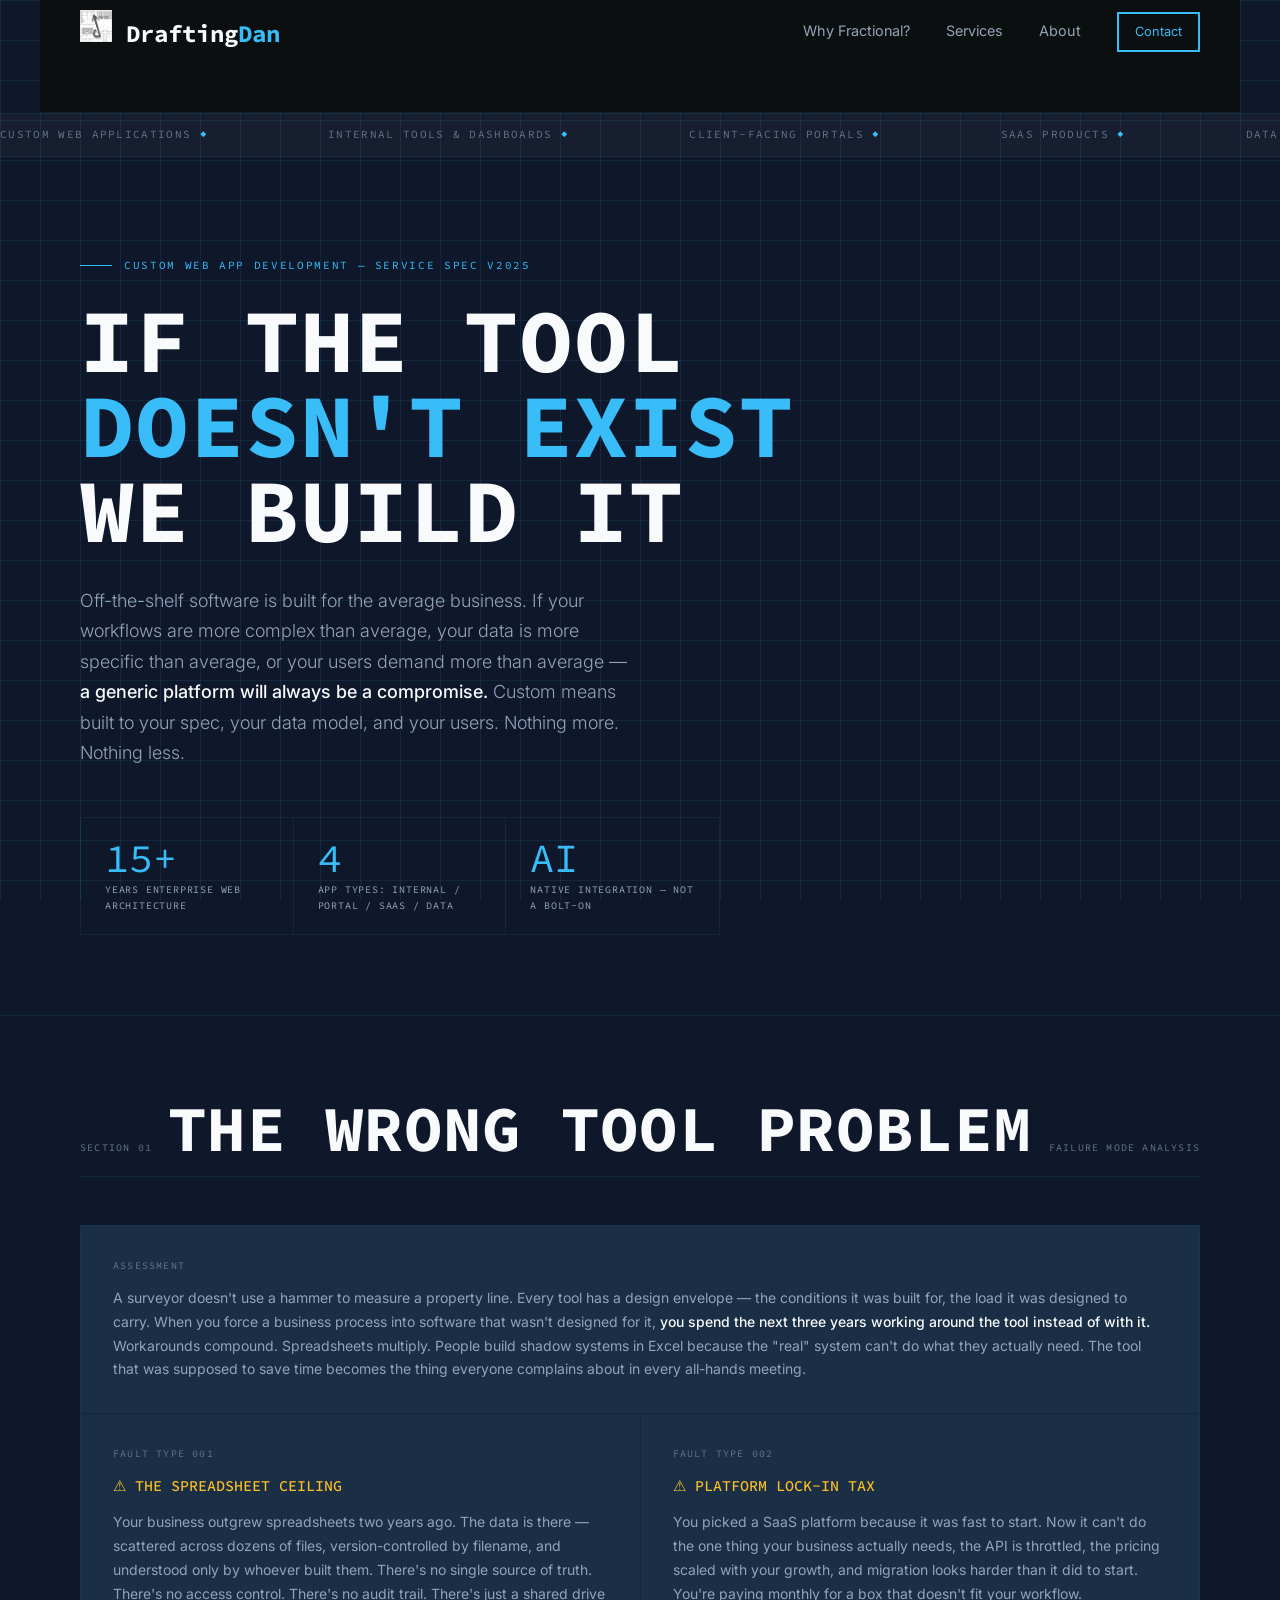
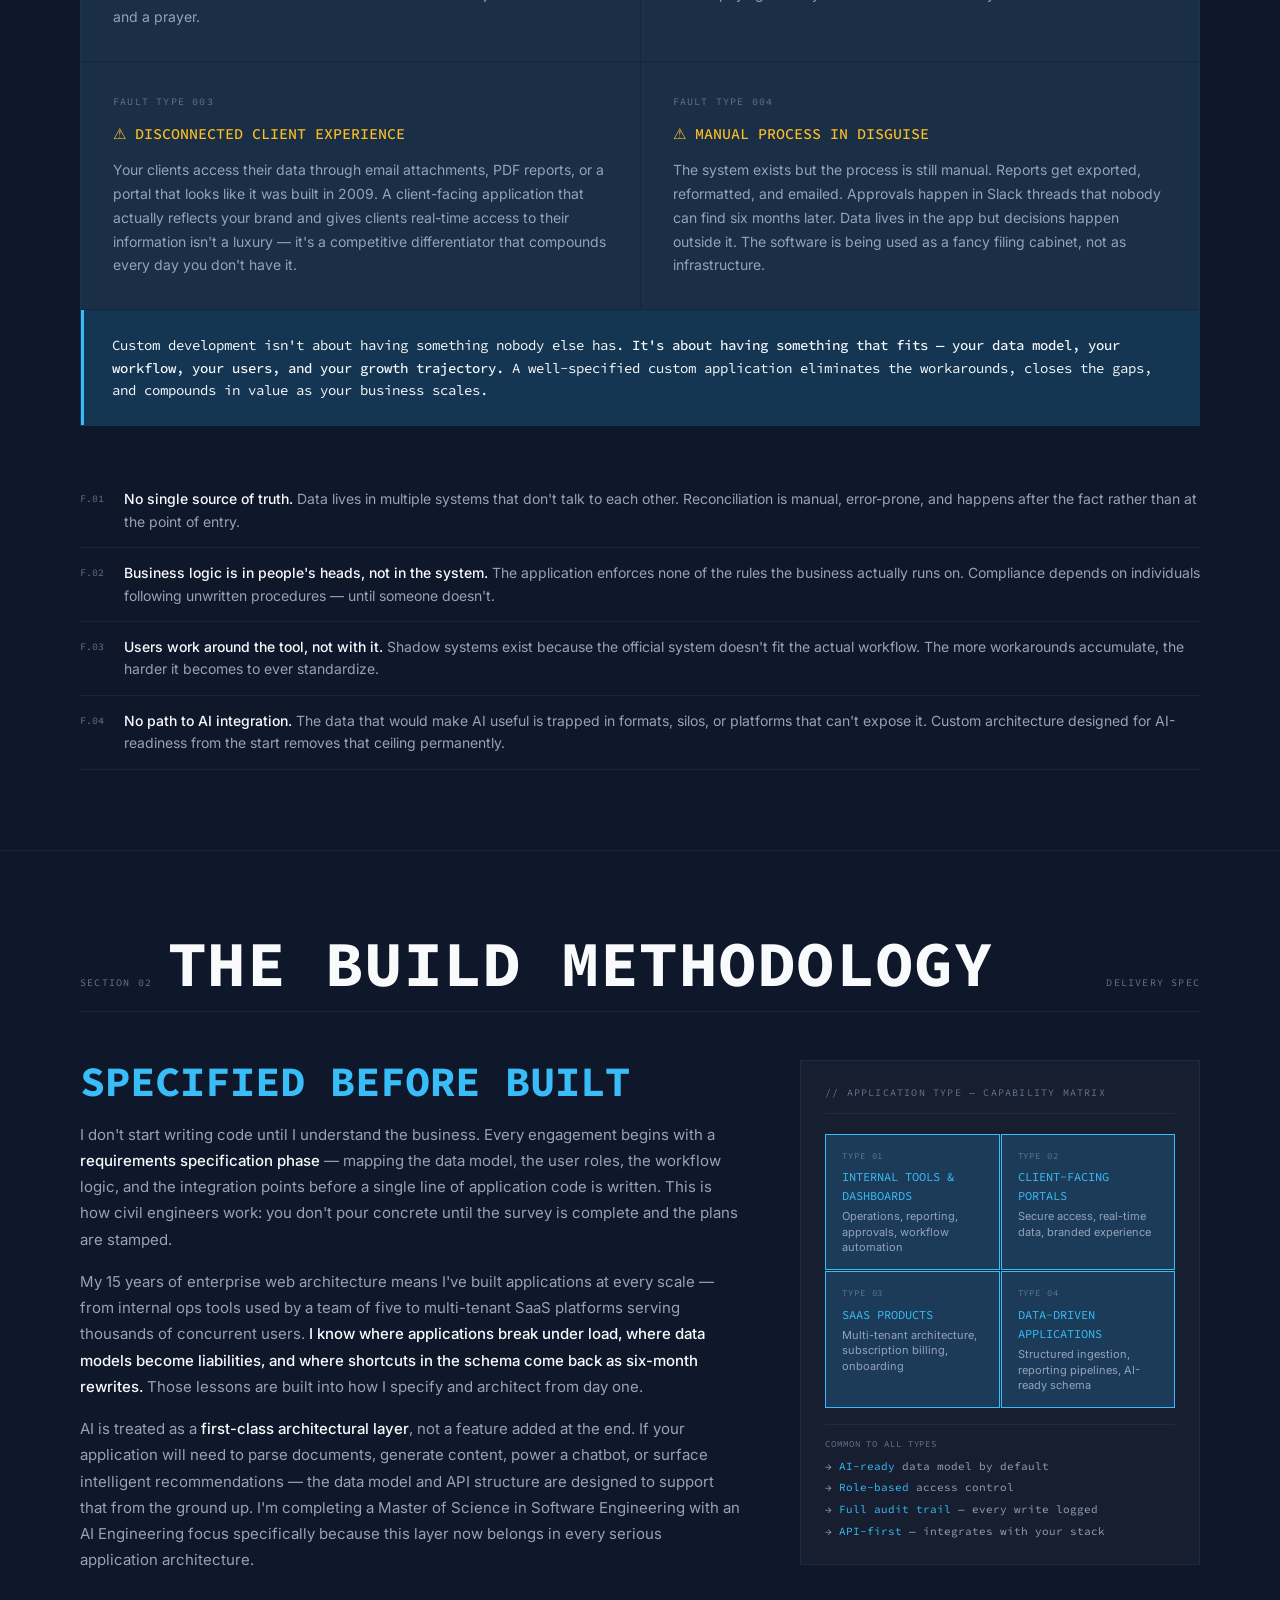
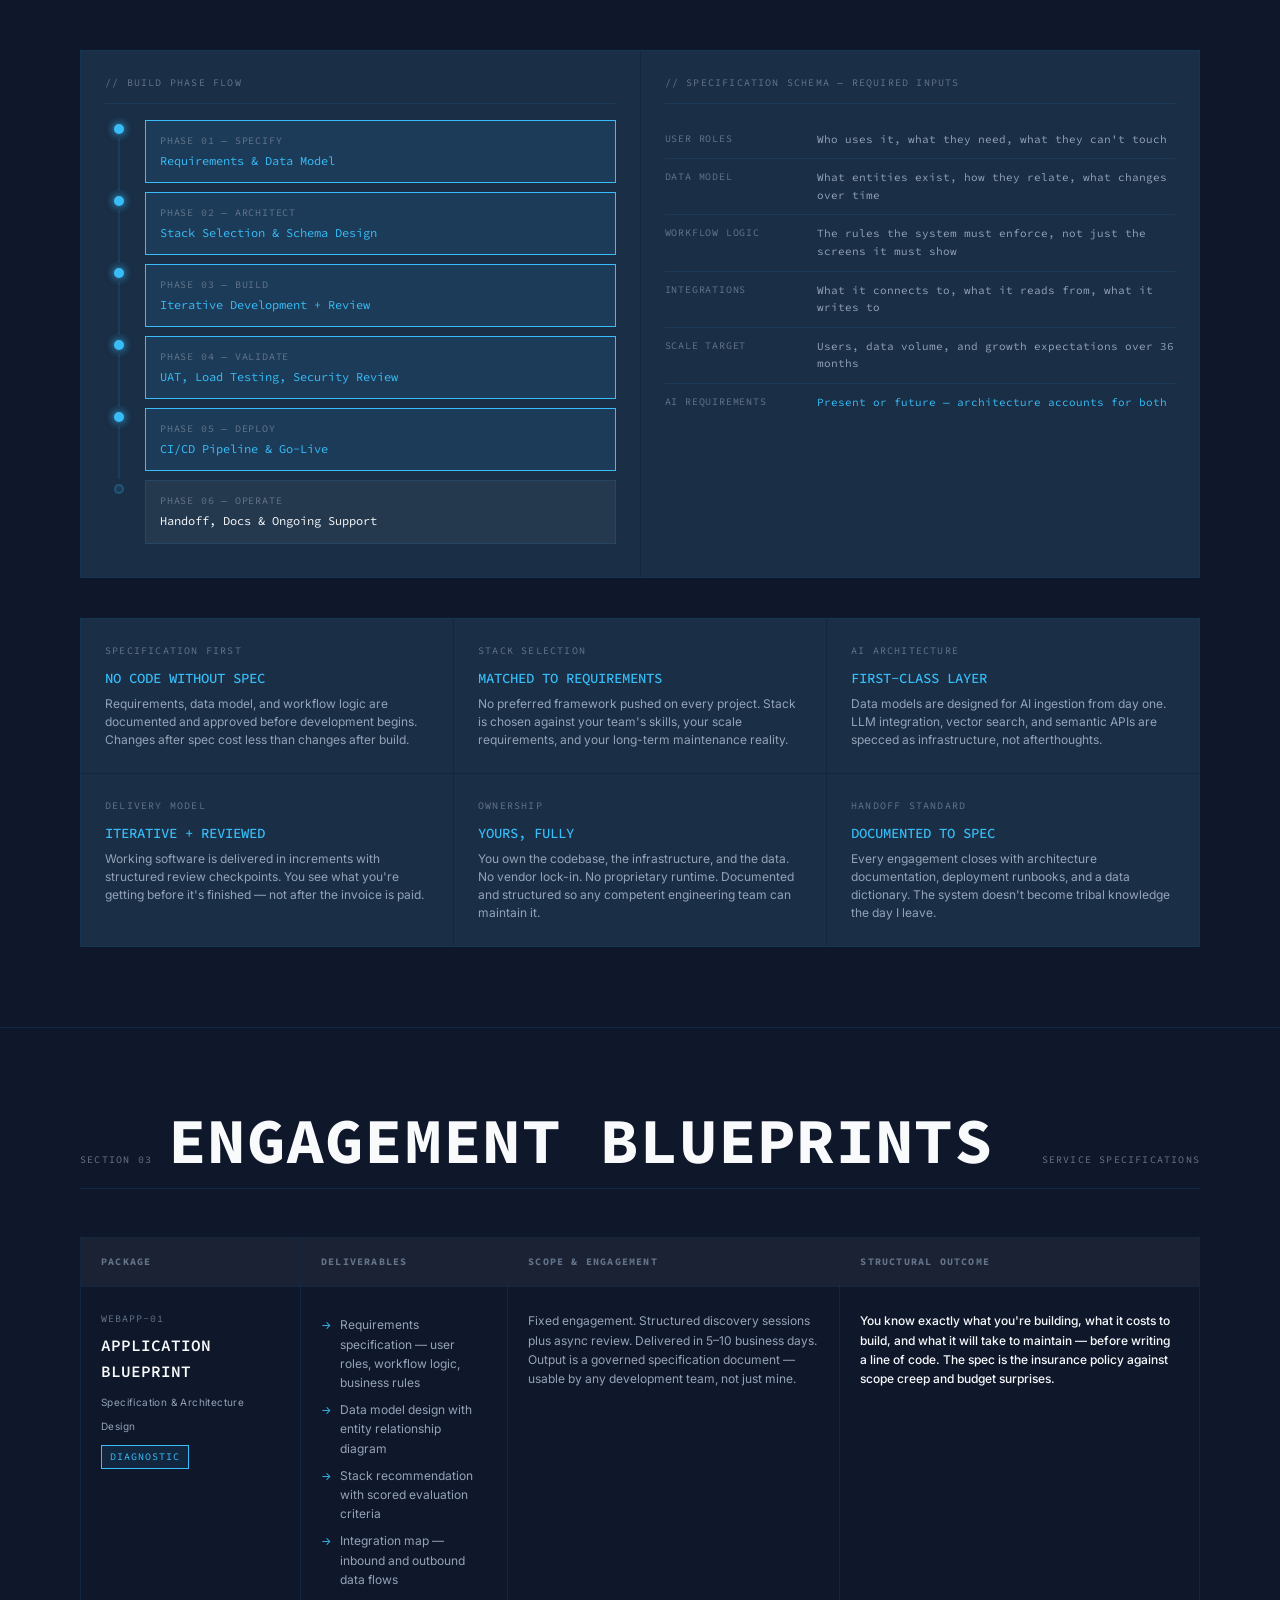
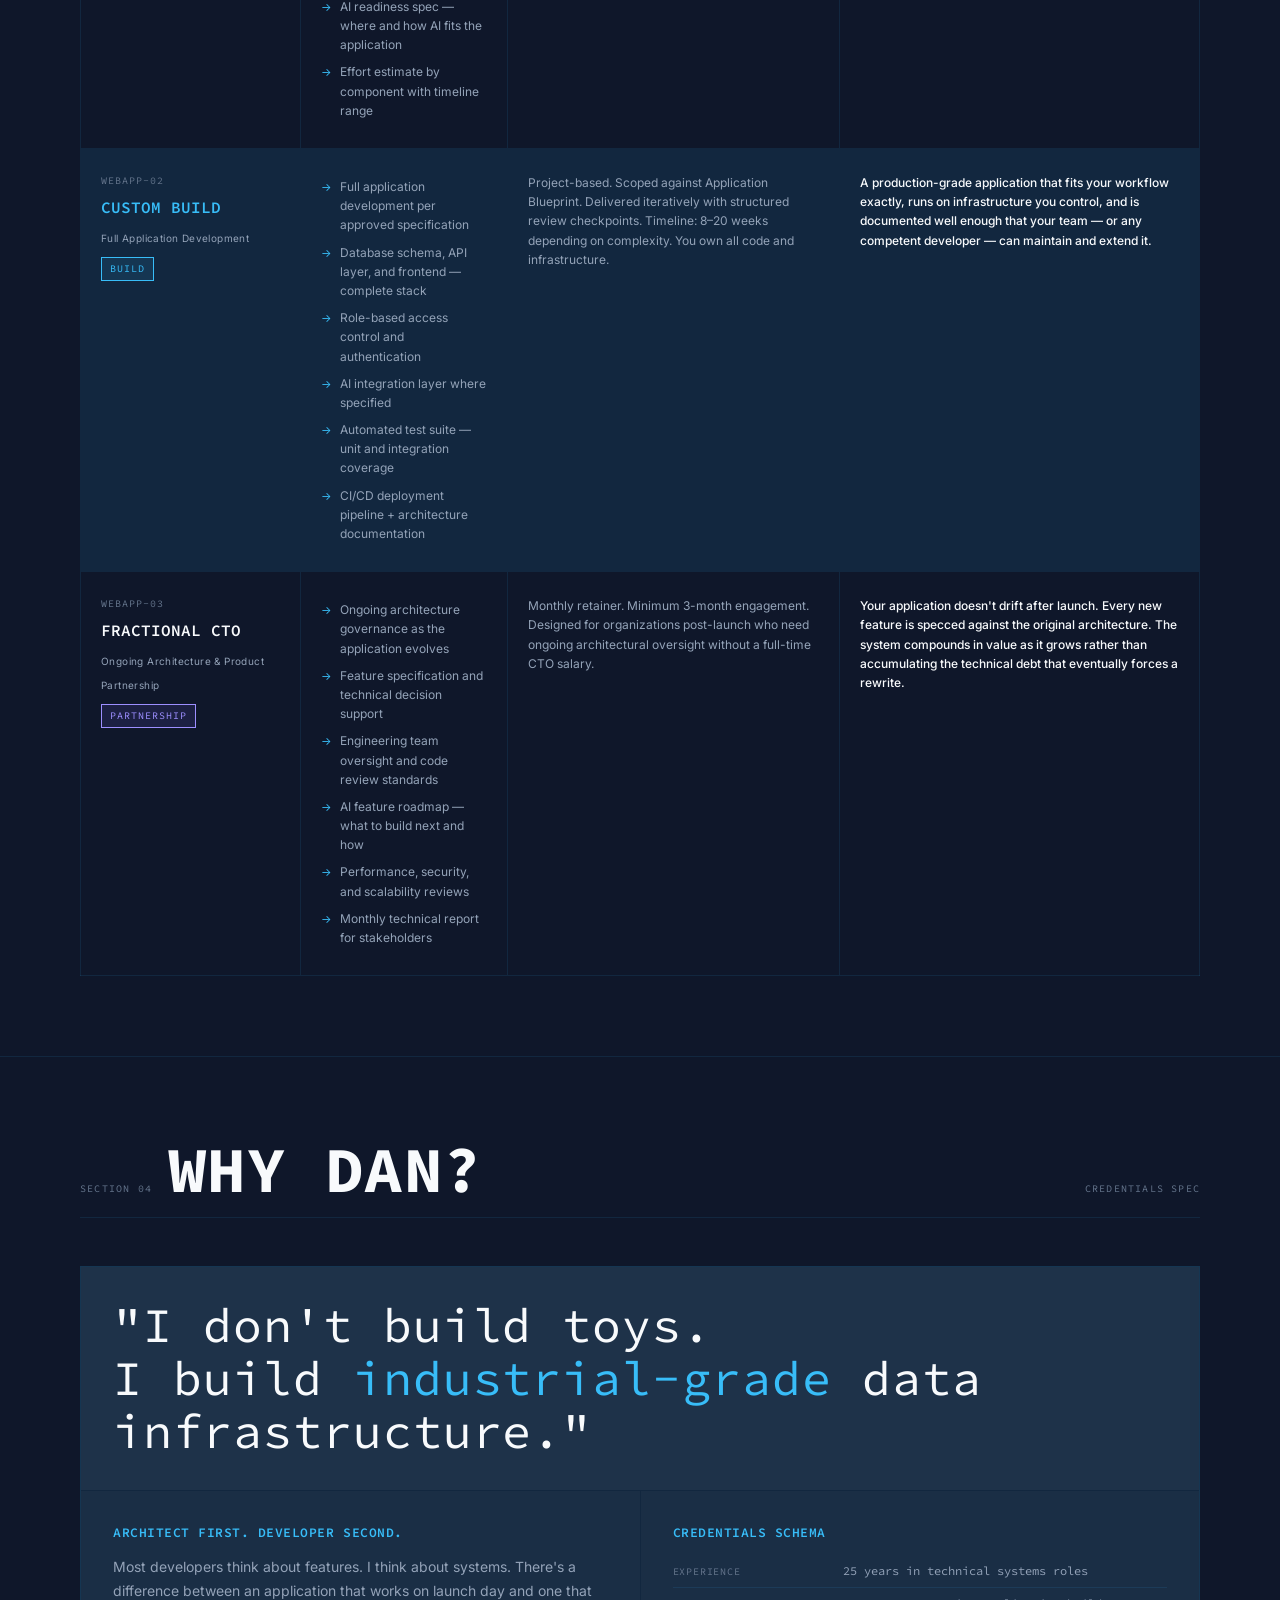
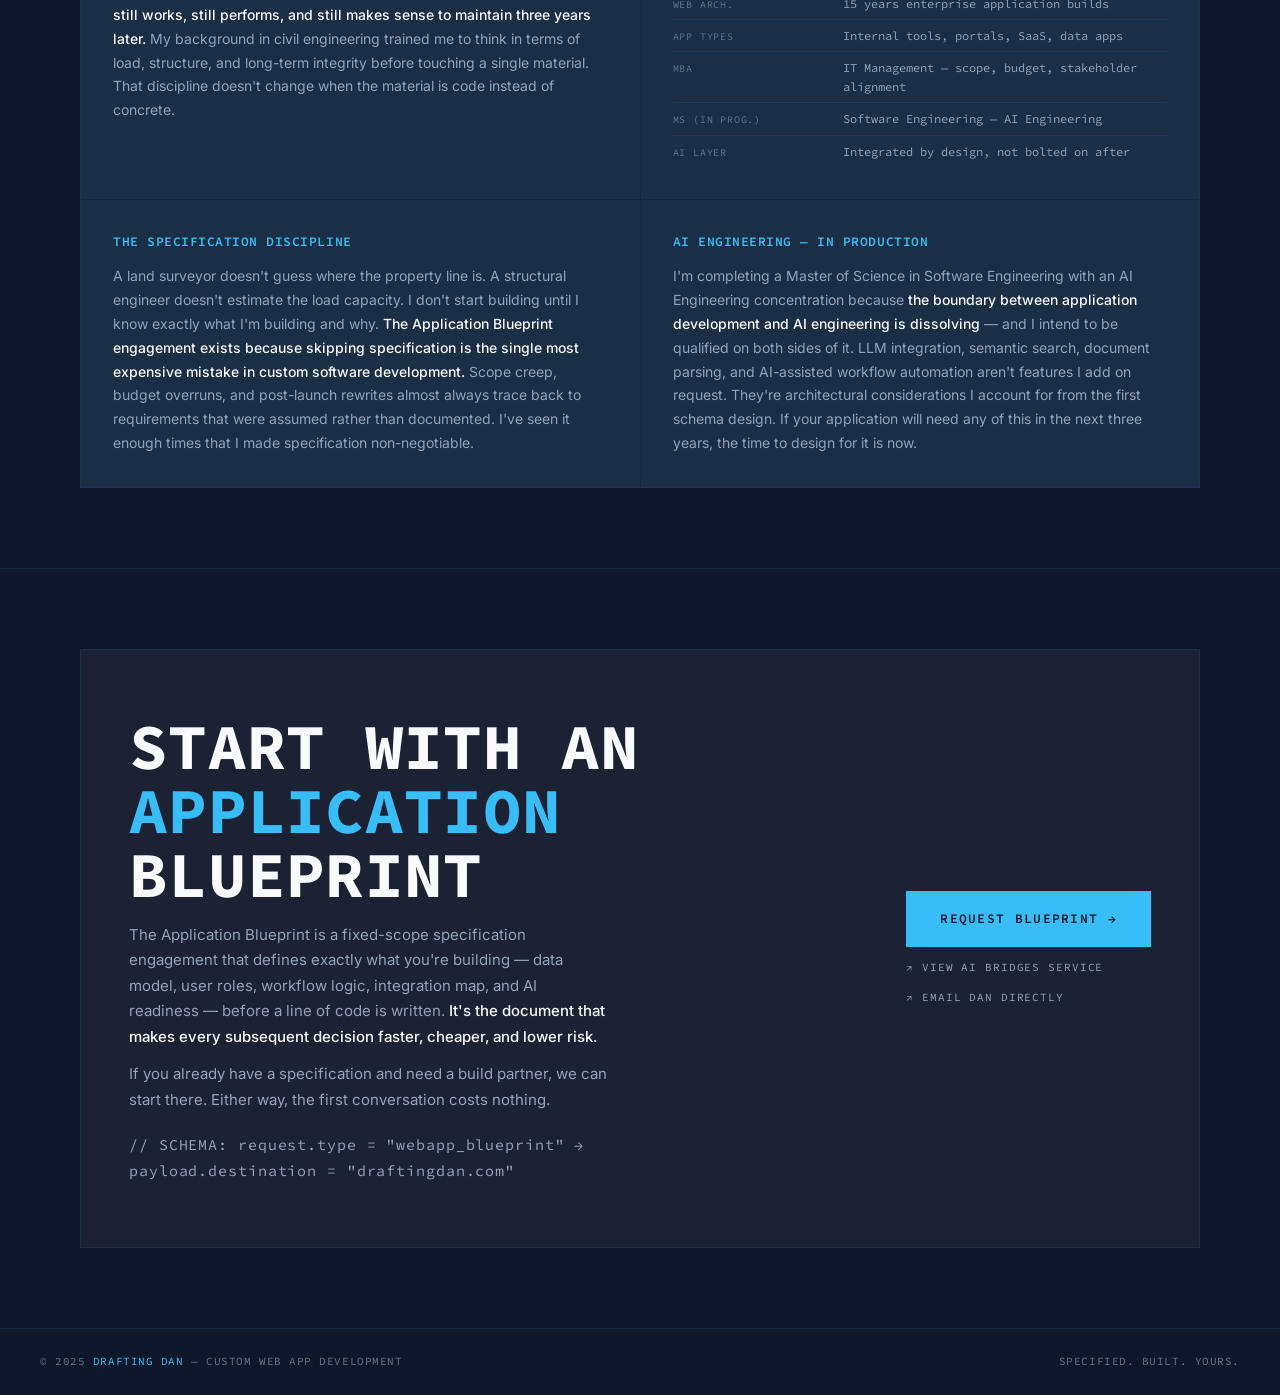
<file: custom-applications/index.html>
<!DOCTYPE html>
<html lang="en">

<head>
    <meta charset="UTF-8">
    <meta name="viewport" content="width=device-width, initial-scale=1.0">
    <title>Custom Web App Development — Drafting Dan</title>
    <link rel="preconnect" href="https://fonts.googleapis.com">
    <link rel="preconnect" href="https://fonts.gstatic.com" crossorigin>
    <link
        href="https://fonts.googleapis.com/css2?family=Inter:wght@300;400;600&family=Source+Code+Pro:wght@400;600;700&display=swap"
        rel="stylesheet">
    <meta name="description"
        content="Custom enterprise applications built with structural integrity. DraftingDan provides expert software architecture and development for high-ticket business needs.">
    <link rel="stylesheet" href="style.css">

    <!-- Canonical Tag -->
    <link rel="canonical" href="https://draftingdan.com/custom-applications/" />

    <!-- Open Graph / Facebook -->
    <meta property="og:type" content="website">
    <meta property="og:url" content="https://draftingdan.com/custom-applications/">
    <meta property="og:title" content="Enterprise Applications | DraftingDan">
    <meta property="og:description"
        content="Professional custom software development and enterprise architecture. Built on a foundation of structural integrity.">
    <meta property="og:image" content="https://draftingdan.com/ddlogo-bw.png">

    <!-- Twitter -->
    <meta property="twitter:card" content="summary_large_image">
    <meta property="twitter:url" content="https://draftingdan.com/custom-applications/">
    <meta property="twitter:title" content="Enterprise Applications | DraftingDan">
    <meta property="twitter:description"
        content="Professional custom software development and enterprise architecture. Built on a foundation of structural integrity.">
    <meta property="twitter:image" content="https://draftingdan.com/ddlogo-bw.png">
</head>

<body>

    <header>
        <nav class="container"
            style="display: flex; justify-content: space-between; align-items: center; padding-top: 2rem;">
            <div class="logo" style="font-family: var(--mono); font-size: 1.5rem; font-weight: 700;">
                <img src="/ddlogo-bw.png" alt="DraftingDan Logo" style="width: 2rem; height: 2rem;">
                <a href="/" style="text-decoration: none; color: inherit;">Drafting<span
                        style="color: var(--accent);">Dan</span></a>
            </div>
            <div class="nav-links">
                <a href="/#benefits"
                    style="margin-left: 2rem; text-decoration: none; color: var(--ink-muted); font-size: 0.9rem; transition: color 0.3s;">Why
                    Fractional?</a>
                <a href="/#services"
                    style="margin-left: 2rem; text-decoration: none; color: var(--ink-muted); font-size: 0.9rem; transition: color 0.3s;">Services</a>
                <a href="/#about"
                    style="margin-left: 2rem; text-decoration: none; color: var(--ink-muted); font-size: 0.9rem; transition: color 0.3s;">About</a>
                <a href="/#contact" class="btn"
                    style="margin-left: 2rem; padding: 0.5rem 1rem; font-size: 0.8rem; border: 2px solid var(--accent); color: var(--accent); text-decoration: none; display: inline-block;">Contact</a>
            </div>
        </nav>
    </header>

    <div class="marquee-wrap">
        <div class="marquee-track">
            <span class="marquee-item">CUSTOM WEB APPLICATIONS <span>◆</span></span>
            <span class="marquee-item">INTERNAL TOOLS &amp; DASHBOARDS <span>◆</span></span>
            <span class="marquee-item">CLIENT-FACING PORTALS <span>◆</span></span>
            <span class="marquee-item">SAAS PRODUCTS <span>◆</span></span>
            <span class="marquee-item">DATA-DRIVEN APPLICATIONS <span>◆</span></span>
            <span class="marquee-item">AI-INTEGRATED BUILDS <span>◆</span></span>
            <span class="marquee-item">BLUEPRINTS FOR THE MODERN ENTERPRISE <span>◆</span></span>
            <span class="marquee-item">CUSTOM WEB APPLICATIONS <span>◆</span></span>
            <span class="marquee-item">INTERNAL TOOLS &amp; DASHBOARDS <span>◆</span></span>
            <span class="marquee-item">CLIENT-FACING PORTALS <span>◆</span></span>
            <span class="marquee-item">SAAS PRODUCTS <span>◆</span></span>
            <span class="marquee-item">DATA-DRIVEN APPLICATIONS <span>◆</span></span>
            <span class="marquee-item">AI-INTEGRATED BUILDS <span>◆</span></span>
            <span class="marquee-item">BLUEPRINTS FOR THE MODERN ENTERPRISE <span>◆</span></span>
        </div>
    </div>

    <!-- HERO -->
    <section class="hero">
        <p class="hero-eyebrow fade-in">CUSTOM WEB APP DEVELOPMENT — SERVICE SPEC v2025</p>
        <h1 class="hero-headline fade-in delay-1">
            IF THE TOOL<br>
            <span class="accent-line">DOESN'T EXIST</span>
            WE BUILD IT
        </h1>
        <p class="hero-sub fade-in delay-2">
            Off-the-shelf software is built for the average business. If your workflows are more complex than average,
            your data is more specific than average, or your users demand more than average —
            <strong>a generic platform will always be a compromise.</strong> Custom means built
            to your spec, your data model, and your users. Nothing more. Nothing less.
        </p>
        <div class="hero-data-strip fade-in delay-3">
            <div class="hero-stat">
                <div class="hero-stat-val">15+</div>
                <div class="hero-stat-label">Years Enterprise Web Architecture</div>
            </div>
            <div class="hero-stat">
                <div class="hero-stat-val">4</div>
                <div class="hero-stat-label">App Types: Internal / Portal / SaaS / Data</div>
            </div>
            <div class="hero-stat">
                <div class="hero-stat-val">AI</div>
                <div class="hero-stat-label">Native Integration — Not a Bolt-On</div>
            </div>
        </div>
    </section>

    <hr class="rule">

    <!-- PROBLEM -->
    <section class="container">
        <div class="section-header">
            <span class="section-tag">SECTION 01</span>
            <h2 class="section-title">THE WRONG TOOL PROBLEM</h2>
            <span class="section-num">FAILURE MODE ANALYSIS</span>
        </div>

        <div class="problem-grid">
            <div class="problem-cell full-width">
                <div class="cell-label">ASSESSMENT</div>
                <p>A surveyor doesn't use a hammer to measure a property line. Every tool has a design envelope —
                    the conditions it was built for, the load it was designed to carry. When you force a business
                    process into software that wasn't designed for it, <strong>you spend the next three years
                        working around the tool instead of with it.</strong> Workarounds compound. Spreadsheets
                    multiply. People build shadow systems in Excel because the "real" system can't do what
                    they actually need. The tool that was supposed to save time becomes the thing everyone
                    complains about in every all-hands meeting.</p>
            </div>

            <div class="problem-cell">
                <div class="cell-label">FAULT TYPE 001</div>
                <h3>⚠ THE SPREADSHEET CEILING</h3>
                <p>Your business outgrew spreadsheets two years ago. The data is there — scattered across
                    dozens of files, version-controlled by filename, and understood only by whoever built
                    them. There's no single source of truth. There's no access control. There's no audit
                    trail. There's just a shared drive and a prayer.</p>
            </div>

            <div class="problem-cell">
                <div class="cell-label">FAULT TYPE 002</div>
                <h3>⚠ PLATFORM LOCK-IN TAX</h3>
                <p>You picked a SaaS platform because it was fast to start. Now it can't do the one thing
                    your business actually needs, the API is throttled, the pricing scaled with your
                    growth, and migration looks harder than it did to start. You're paying monthly for
                    a box that doesn't fit your workflow.</p>
            </div>

            <div class="problem-cell">
                <div class="cell-label">FAULT TYPE 003</div>
                <h3>⚠ DISCONNECTED CLIENT EXPERIENCE</h3>
                <p>Your clients access their data through email attachments, PDF reports, or a portal
                    that looks like it was built in 2009. A client-facing application that actually
                    reflects your brand and gives clients real-time access to their information isn't
                    a luxury — it's a competitive differentiator that compounds every day you don't
                    have it.</p>
            </div>

            <div class="problem-cell">
                <div class="cell-label">FAULT TYPE 004</div>
                <h3>⚠ MANUAL PROCESS IN DISGUISE</h3>
                <p>The system exists but the process is still manual. Reports get exported, reformatted,
                    and emailed. Approvals happen in Slack threads that nobody can find six months later.
                    Data lives in the app but decisions happen outside it. The software is being used
                    as a fancy filing cabinet, not as infrastructure.</p>
            </div>

            <div class="problem-cell full-width callout-block">
                <p>Custom development isn't about having something nobody else has.
                    <strong>It's about having something that fits — your data model, your workflow,
                        your users, and your growth trajectory.</strong> A well-specified custom application
                    eliminates the workarounds, closes the gaps, and compounds in value as your
                    business scales.
                </p>
            </div>
        </div>

        <div class="fault-list">
            <div class="fault-item">
                <span class="fault-index">F.01</span>
                <p class="fault-text"><strong>No single source of truth.</strong> Data lives in multiple
                    systems that don't talk to each other. Reconciliation is manual, error-prone, and
                    happens after the fact rather than at the point of entry.</p>
            </div>
            <div class="fault-item">
                <span class="fault-index">F.02</span>
                <p class="fault-text"><strong>Business logic is in people's heads, not in the system.</strong>
                    The application enforces none of the rules the business actually runs on. Compliance
                    depends on individuals following unwritten procedures — until someone doesn't.</p>
            </div>
            <div class="fault-item">
                <span class="fault-index">F.03</span>
                <p class="fault-text"><strong>Users work around the tool, not with it.</strong> Shadow
                    systems exist because the official system doesn't fit the actual workflow. The more
                    workarounds accumulate, the harder it becomes to ever standardize.</p>
            </div>
            <div class="fault-item">
                <span class="fault-index">F.04</span>
                <p class="fault-text"><strong>No path to AI integration.</strong> The data that would
                    make AI useful is trapped in formats, silos, or platforms that can't expose it.
                    Custom architecture designed for AI-readiness from the start removes that ceiling
                    permanently.</p>
            </div>
        </div>
    </section>

    <hr class="rule">

    <!-- SOLUTION -->
    <section class="container">
        <div class="section-header">
            <span class="section-tag">SECTION 02</span>
            <h2 class="section-title">THE BUILD METHODOLOGY</h2>
            <span class="section-num">DELIVERY SPEC</span>
        </div>

        <div class="solution-intro">
            <div class="solution-intro-text">
                <h3>SPECIFIED BEFORE BUILT</h3>
                <p>I don't start writing code until I understand the business. Every engagement begins with
                    a <strong>requirements specification phase</strong> — mapping the data model, the user
                    roles, the workflow logic, and the integration points before a single line of
                    application code is written. This is how civil engineers work: you don't pour
                    concrete until the survey is complete and the plans are stamped.</p>
                <p>My 15 years of enterprise web architecture means I've built applications at every scale —
                    from internal ops tools used by a team of five to multi-tenant SaaS platforms serving
                    thousands of concurrent users. <strong>I know where applications break under load,
                        where data models become liabilities, and where shortcuts in the schema come back
                        as six-month rewrites.</strong> Those lessons are built into how I specify and
                    architect from day one.</p>
                <p>AI is treated as a <strong>first-class architectural layer</strong>, not a feature added
                    at the end. If your application will need to parse documents, generate content,
                    power a chatbot, or surface intelligent recommendations — the data model and API
                    structure are designed to support that from the ground up. I'm completing a
                    Master of Science in Software Engineering with an AI Engineering focus specifically
                    because this layer now belongs in every serious application architecture.</p>
            </div>

            <div class="app-types">
                <div class="app-types-header">// APPLICATION TYPE — CAPABILITY MATRIX</div>

                <div class="app-type-row">
                    <div class="app-type-cell active">
                        <div class="app-type-tag">TYPE 01</div>
                        <div class="app-type-name">INTERNAL TOOLS &amp; DASHBOARDS</div>
                        <div class="app-type-desc">Operations, reporting, approvals, workflow automation</div>
                    </div>
                    <div class="app-type-cell active">
                        <div class="app-type-tag">TYPE 02</div>
                        <div class="app-type-name">CLIENT-FACING PORTALS</div>
                        <div class="app-type-desc">Secure access, real-time data, branded experience</div>
                    </div>
                </div>
                <div class="app-type-row">
                    <div class="app-type-cell active">
                        <div class="app-type-tag">TYPE 03</div>
                        <div class="app-type-name">SAAS PRODUCTS</div>
                        <div class="app-type-desc">Multi-tenant architecture, subscription billing, onboarding</div>
                    </div>
                    <div class="app-type-cell active">
                        <div class="app-type-tag">TYPE 04</div>
                        <div class="app-type-name">DATA-DRIVEN APPLICATIONS</div>
                        <div class="app-type-desc">Structured ingestion, reporting pipelines, AI-ready schema</div>
                    </div>
                </div>
                <div style="margin-top: 16px; padding-top: 12px; border-top: 1px solid var(--border);">
                    <div
                        style="font-family: var(--mono); font-size: 9px; color: var(--ink-dim); letter-spacing: 0.1em; text-transform: uppercase; margin-bottom: 6px;">
                        COMMON TO ALL TYPES</div>
                    <div style="display: flex; flex-direction: column; gap: 4px;">
                        <div style="font-family: var(--mono); font-size: 11px; color: var(--ink-muted);">→ <span
                                style="color: var(--accent);">AI-ready</span> data model by default</div>
                        <div style="font-family: var(--mono); font-size: 11px; color: var(--ink-muted);">→ <span
                                style="color: var(--accent);">Role-based</span> access control</div>
                        <div style="font-family: var(--mono); font-size: 11px; color: var(--ink-muted);">→ <span
                                style="color: var(--accent);">Full audit trail</span> — every write logged</div>
                        <div style="font-family: var(--mono); font-size: 11px; color: var(--ink-muted);">→ <span
                                style="color: var(--accent);">API-first</span> — integrates with your stack</div>
                    </div>
                </div>
            </div>
        </div>

        <!-- Build phase flow -->
        <div
            style="display: grid; grid-template-columns: 1fr 1fr; gap: 1px; background: var(--border); border: 1px solid var(--border); margin-bottom: 40px;">
            <div style="background: var(--surface); padding: 24px;">
                <div class="diagram-header"
                    style="margin-bottom: 16px; padding-bottom: 12px; border-bottom: 1px solid var(--border);">// BUILD
                    PHASE FLOW</div>
                <div class="roadmap-phase">
                    <div class="phase-marker">
                        <div class="phase-dot active"></div>
                        <div class="phase-line"></div>
                    </div>
                    <div class="phase-body active">
                        <div class="phase-label">PHASE 01 — SPECIFY</div>
                        <div class="phase-val">Requirements &amp; Data Model</div>
                    </div>
                </div>
                <div class="roadmap-phase">
                    <div class="phase-marker">
                        <div class="phase-dot active"></div>
                        <div class="phase-line"></div>
                    </div>
                    <div class="phase-body active">
                        <div class="phase-label">PHASE 02 — ARCHITECT</div>
                        <div class="phase-val">Stack Selection &amp; Schema Design</div>
                    </div>
                </div>
                <div class="roadmap-phase">
                    <div class="phase-marker">
                        <div class="phase-dot active"></div>
                        <div class="phase-line"></div>
                    </div>
                    <div class="phase-body active">
                        <div class="phase-label">PHASE 03 — BUILD</div>
                        <div class="phase-val">Iterative Development + Review</div>
                    </div>
                </div>
                <div class="roadmap-phase">
                    <div class="phase-marker">
                        <div class="phase-dot active"></div>
                        <div class="phase-line"></div>
                    </div>
                    <div class="phase-body active">
                        <div class="phase-label">PHASE 04 — VALIDATE</div>
                        <div class="phase-val">UAT, Load Testing, Security Review</div>
                    </div>
                </div>
                <div class="roadmap-phase">
                    <div class="phase-marker">
                        <div class="phase-dot active"></div>
                        <div class="phase-line"></div>
                    </div>
                    <div class="phase-body active">
                        <div class="phase-label">PHASE 05 — DEPLOY</div>
                        <div class="phase-val">CI/CD Pipeline &amp; Go-Live</div>
                    </div>
                </div>
                <div class="roadmap-phase">
                    <div class="phase-marker">
                        <div class="phase-dot"></div>
                    </div>
                    <div class="phase-body">
                        <div class="phase-label">PHASE 06 — OPERATE</div>
                        <div class="phase-val">Handoff, Docs &amp; Ongoing Support</div>
                    </div>
                </div>
            </div>

            <div style="background: var(--surface); padding: 24px; display: flex; flex-direction: column; gap: 1px;">
                <div class="diagram-header"
                    style="margin-bottom: 16px; padding-bottom: 12px; border-bottom: 1px solid var(--border);">//
                    SPECIFICATION SCHEMA — REQUIRED INPUTS</div>
                <div style="display: flex; flex-direction: column; gap: 0;">
                    <div
                        style="display: grid; grid-template-columns: 140px 1fr; gap: 12px; padding: 10px 0; border-bottom: 1px solid var(--border);">
                        <span
                            style="font-family: var(--mono); font-size: 10px; color: var(--ink-dim); letter-spacing: 0.08em; text-transform: uppercase;">USER
                            ROLES</span>
                        <span style="font-family: var(--mono); font-size: 11px; color: var(--ink-muted);">Who uses it,
                            what they need, what they can't touch</span>
                    </div>
                    <div
                        style="display: grid; grid-template-columns: 140px 1fr; gap: 12px; padding: 10px 0; border-bottom: 1px solid var(--border);">
                        <span
                            style="font-family: var(--mono); font-size: 10px; color: var(--ink-dim); letter-spacing: 0.08em; text-transform: uppercase;">DATA
                            MODEL</span>
                        <span style="font-family: var(--mono); font-size: 11px; color: var(--ink-muted);">What entities
                            exist, how they relate, what changes over time</span>
                    </div>
                    <div
                        style="display: grid; grid-template-columns: 140px 1fr; gap: 12px; padding: 10px 0; border-bottom: 1px solid var(--border);">
                        <span
                            style="font-family: var(--mono); font-size: 10px; color: var(--ink-dim); letter-spacing: 0.08em; text-transform: uppercase;">WORKFLOW
                            LOGIC</span>
                        <span style="font-family: var(--mono); font-size: 11px; color: var(--ink-muted);">The rules the
                            system must enforce, not just the screens it must show</span>
                    </div>
                    <div
                        style="display: grid; grid-template-columns: 140px 1fr; gap: 12px; padding: 10px 0; border-bottom: 1px solid var(--border);">
                        <span
                            style="font-family: var(--mono); font-size: 10px; color: var(--ink-dim); letter-spacing: 0.08em; text-transform: uppercase;">INTEGRATIONS</span>
                        <span style="font-family: var(--mono); font-size: 11px; color: var(--ink-muted);">What it
                            connects to, what it reads from, what it writes to</span>
                    </div>
                    <div
                        style="display: grid; grid-template-columns: 140px 1fr; gap: 12px; padding: 10px 0; border-bottom: 1px solid var(--border);">
                        <span
                            style="font-family: var(--mono); font-size: 10px; color: var(--ink-dim); letter-spacing: 0.08em; text-transform: uppercase;">SCALE
                            TARGET</span>
                        <span style="font-family: var(--mono); font-size: 11px; color: var(--ink-muted);">Users, data
                            volume, and growth expectations over 36 months</span>
                    </div>
                    <div style="display: grid; grid-template-columns: 140px 1fr; gap: 12px; padding: 10px 0;">
                        <span
                            style="font-family: var(--mono); font-size: 10px; color: var(--ink-dim); letter-spacing: 0.08em; text-transform: uppercase;">AI
                            REQUIREMENTS</span>
                        <span style="font-family: var(--mono); font-size: 11px; color: var(--accent);">Present or future
                            — architecture accounts for both</span>
                    </div>
                </div>
            </div>
        </div>

        <div class="tech-specs">
            <div class="spec-cell">
                <div class="spec-cell-label">SPECIFICATION FIRST</div>
                <div class="spec-cell-val">NO CODE WITHOUT SPEC</div>
                <div class="spec-cell-desc">Requirements, data model, and workflow logic are documented and approved
                    before development begins. Changes after spec cost less than changes after build.</div>
            </div>
            <div class="spec-cell">
                <div class="spec-cell-label">STACK SELECTION</div>
                <div class="spec-cell-val">MATCHED TO REQUIREMENTS</div>
                <div class="spec-cell-desc">No preferred framework pushed on every project. Stack is chosen against your
                    team's skills, your scale requirements, and your long-term maintenance reality.</div>
            </div>
            <div class="spec-cell">
                <div class="spec-cell-label">AI ARCHITECTURE</div>
                <div class="spec-cell-val">FIRST-CLASS LAYER</div>
                <div class="spec-cell-desc">Data models are designed for AI ingestion from day one. LLM integration,
                    vector search, and semantic APIs are specced as infrastructure, not afterthoughts.</div>
            </div>
            <div class="spec-cell">
                <div class="spec-cell-label">DELIVERY MODEL</div>
                <div class="spec-cell-val">ITERATIVE + REVIEWED</div>
                <div class="spec-cell-desc">Working software is delivered in increments with structured review
                    checkpoints. You see what you're getting before it's finished — not after the invoice is paid.</div>
            </div>
            <div class="spec-cell">
                <div class="spec-cell-label">OWNERSHIP</div>
                <div class="spec-cell-val">YOURS, FULLY</div>
                <div class="spec-cell-desc">You own the codebase, the infrastructure, and the data. No vendor lock-in.
                    No proprietary runtime. Documented and structured so any competent engineering team can maintain it.
                </div>
            </div>
            <div class="spec-cell">
                <div class="spec-cell-label">HANDOFF STANDARD</div>
                <div class="spec-cell-val">DOCUMENTED TO SPEC</div>
                <div class="spec-cell-desc">Every engagement closes with architecture documentation, deployment
                    runbooks, and a data dictionary. The system doesn't become tribal knowledge the day I leave.</div>
            </div>
        </div>
    </section>

    <hr class="rule">

    <!-- PACKAGES -->
    <section class="container">
        <div class="section-header">
            <span class="section-tag">SECTION 03</span>
            <h2 class="section-title">ENGAGEMENT BLUEPRINTS</h2>
            <span class="section-num">SERVICE SPECIFICATIONS</span>
        </div>

        <div class="table-wrap">
            <table class="packages-table">
                <thead class="packages-thead">
                    <tr>
                        <th style="width:220px">PACKAGE</th>
                        <th>DELIVERABLES</th>
                        <th>SCOPE &amp; ENGAGEMENT</th>
                        <th>STRUCTURAL OUTCOME</th>
                    </tr>
                </thead>
                <tbody>
                    <tr class="pkg-row">
                        <td class="pkg-cell">
                            <span class="pkg-id">WEBAPP-01</span>
                            <span class="pkg-name">APPLICATION BLUEPRINT</span>
                            <span class="pkg-subtitle">Specification & Architecture Design</span>
                            <div class="pkg-investment">
                                <span class="investment-label">STANDARD FEE</span>
                                <span class="investment-val">$15,000</span>
                            </div>
                            <div><span class="badge-tier badge-discovery">DIAGNOSTIC</span></div>
                        </td>
                        <td class="pkg-cell">
                            <div class="pkg-deliverable">
                                <ul>
                                    <li>Requirements specification — user roles, workflow logic, business rules</li>
                                    <li>Data model design with entity relationship diagram</li>
                                    <li>Stack recommendation with scored evaluation criteria</li>
                                    <li>Integration map — inbound and outbound data flows</li>
                                    <li>AI readiness spec — where and how AI fits the application</li>
                                    <li>Effort estimate by component with timeline range</li>
                                </ul>
                            </div>
                        </td>
                        <td class="pkg-cell">
                            <div class="pkg-scope">Fixed engagement. Structured discovery sessions plus async
                                review. Delivered in 5–10 business days. Output is a governed specification
                                document — usable by any development team, not just mine.</div>
                        </td>
                        <td class="pkg-cell">
                            <div class="pkg-outcome">You know exactly what you're building, what it costs to
                                build, and what it will take to maintain — before writing a line of code.
                                The spec is the insurance policy against scope creep and budget surprises.</div>
                        </td>
                    </tr>

                    <tr class="pkg-row highlight-row">
                        <td class="pkg-cell">
                            <span class="pkg-id">WEBAPP-02</span>
                            <span class="pkg-name">CUSTOM BUILD</span>
                            <span class="pkg-subtitle">Full Application Development</span>
                            <div class="pkg-investment">
                                <span class="investment-label">FIXED BUILD</span>
                                <span class="investment-val">$50,000+</span>
                            </div>
                            <div><span class="badge-tier badge-build">BUILD</span></div>
                        </td>
                        <td class="pkg-cell">
                            <div class="pkg-deliverable">
                                <ul>
                                    <li>Full application development per approved specification</li>
                                    <li>Database schema, API layer, and frontend — complete stack</li>
                                    <li>Role-based access control and authentication</li>
                                    <li>AI integration layer where specified</li>
                                    <li>Automated test suite — unit and integration coverage</li>
                                    <li>CI/CD deployment pipeline + architecture documentation</li>
                                </ul>
                            </div>
                        </td>
                        <td class="pkg-cell">
                            <div class="pkg-scope">Project-based. Scoped against Application Blueprint.
                                Delivered iteratively with structured review checkpoints. Timeline: 8–20
                                weeks depending on complexity. You own all code and infrastructure.</div>
                        </td>
                        <td class="pkg-cell">
                            <div class="pkg-outcome">A production-grade application that fits your workflow
                                exactly, runs on infrastructure you control, and is documented well enough
                                that your team — or any competent developer — can maintain and extend it.</div>
                        </td>
                    </tr>

                    <tr class="pkg-row">
                        <td class="pkg-cell">
                            <span class="pkg-id">WEBAPP-03</span>
                            <span class="pkg-name">FRACTIONAL CTO</span>
                            <span class="pkg-subtitle">Ongoing Architecture & Product Partnership</span>
                            <div class="pkg-investment">
                                <span class="investment-label">MONTHLY PARTNER</span>
                                <span class="investment-val">$10,000<span class="per-month">/mo</span></span>
                            </div>
                            <div><span class="badge-tier badge-partner">PARTNERSHIP</span></div>
                        </td>
                        <td class="pkg-cell">
                            <div class="pkg-deliverable">
                                <ul>
                                    <li>Ongoing architecture governance as the application evolves</li>
                                    <li>Feature specification and technical decision support</li>
                                    <li>Engineering team oversight and code review standards</li>
                                    <li>AI feature roadmap — what to build next and how</li>
                                    <li>Performance, security, and scalability reviews</li>
                                    <li>Monthly technical report for stakeholders</li>
                                </ul>
                            </div>
                        </td>
                        <td class="pkg-cell">
                            <div class="pkg-scope">Monthly retainer. Minimum 3-month engagement. Designed
                                for organizations post-launch who need ongoing architectural oversight
                                without a full-time CTO salary.</div>
                        </td>
                        <td class="pkg-cell">
                            <div class="pkg-outcome">Your application doesn't drift after launch. Every new
                                feature is specced against the original architecture. The system compounds
                                in value as it grows rather than accumulating the technical debt that
                                eventually forces a rewrite.</div>
                        </td>
                    </tr>
                </tbody>
            </table>
        </div>
    </section>

    <hr class="rule">

    <!-- WHY DAN -->
    <section class="container">
        <div class="section-header">
            <span class="section-tag">SECTION 04</span>
            <h2 class="section-title">WHY DAN?</h2>
            <span class="section-num">CREDENTIALS SPEC</span>
        </div>

        <div class="why-dan-grid">
            <div class="why-cell wide">
                <blockquote>"I don't build toys.<br>I build <span>industrial-grade</span> data infrastructure."
                </blockquote>
            </div>

            <div class="why-cell">
                <h3>ARCHITECT FIRST. DEVELOPER SECOND.</h3>
                <p>Most developers think about features. I think about systems. There's a difference between
                    an application that works on launch day and one that <strong>still works, still performs,
                        and still makes sense to maintain three years later.</strong> My background in civil
                    engineering trained me to think in terms of load, structure, and long-term integrity
                    before touching a single material. That discipline doesn't change when the material
                    is code instead of concrete.</p>
            </div>

            <div class="why-cell">
                <h3>CREDENTIALS SCHEMA</h3>
                <ul class="credentials-list">
                    <li><span class="cred-key">EXPERIENCE</span> 25 years in technical systems roles</li>
                    <li><span class="cred-key">WEB ARCH.</span> 15 years enterprise application builds</li>
                    <li><span class="cred-key">APP TYPES</span> Internal tools, portals, SaaS, data apps</li>
                    <li><span class="cred-key">MBA</span> IT Management — scope, budget, stakeholder alignment</li>
                    <li><span class="cred-key">MS (in prog.)</span> Software Engineering — AI Engineering</li>
                    <li><span class="cred-key">AI LAYER</span> Integrated by design, not bolted on after</li>
                </ul>
            </div>

            <div class="why-cell">
                <h3>THE SPECIFICATION DISCIPLINE</h3>
                <p>A land surveyor doesn't guess where the property line is. A structural engineer doesn't
                    estimate the load capacity. I don't start building until I know exactly what I'm
                    building and why. <strong>The Application Blueprint engagement exists because
                        skipping specification is the single most expensive mistake in custom software
                        development.</strong> Scope creep, budget overruns, and post-launch rewrites
                    almost always trace back to requirements that were assumed rather than documented.
                    I've seen it enough times that I made specification non-negotiable.</p>
            </div>

            <div class="why-cell">
                <h3>AI ENGINEERING — IN PRODUCTION</h3>
                <p>I'm completing a Master of Science in Software Engineering with an AI Engineering
                    concentration because <strong>the boundary between application development and
                        AI engineering is dissolving</strong> — and I intend to be qualified on both
                    sides of it. LLM integration, semantic search, document parsing, and
                    AI-assisted workflow automation aren't features I add on request. They're
                    architectural considerations I account for from the first schema design.
                    If your application will need any of this in the next three years, the
                    time to design for it is now.</p>
            </div>
        </div>
    </section>

    <hr class="rule">

    <section class="container" id="webapp-consult">
        <div class="cta-section">
            <div>
                <h2>START WITH AN <span>APPLICATION</span> BLUEPRINT</h2>
                <p>The Application Blueprint is a fixed-scope specification engagement that defines
                    exactly what you're building — data model, user roles, workflow logic, integration
                    map, and AI readiness — before a line of code is written.
                    <strong>It's the document that makes every subsequent decision faster, cheaper,
                        and lower risk.</strong>
                </p>
                <p style="margin-top: 12px">If you already have a specification and need a build partner,
                    we can start there. Either way, the first conversation costs nothing.</p>
                <p class="cta-schema">// SCHEMA: request.type = "webapp_blueprint" → payload.destination =
                    "draftingdan.com"</p>
            </div>
            <div class="cta-block">
                <a href="mailto:inquiry@draftingdan.com" class="btn-primary">REQUEST BLUEPRINT →</a>
                <a href="/ai-bridges" class="btn-secondary">↗ VIEW AI BRIDGES SERVICE</a>
                <a href="mailto:daniel@draftingdan.com" class="btn-secondary">↗ EMAIL DAN DIRECTLY</a>
            </div>
        </div>
    </section>

    <footer>
        <p>© 2025 <a href="https://www.draftingdan.com">DRAFTING DAN</a> — CUSTOM WEB APP DEVELOPMENT</p>
        <p>SPECIFIED. BUILT. YOURS.</p>
    </footer>

</body>

</html>
</file>
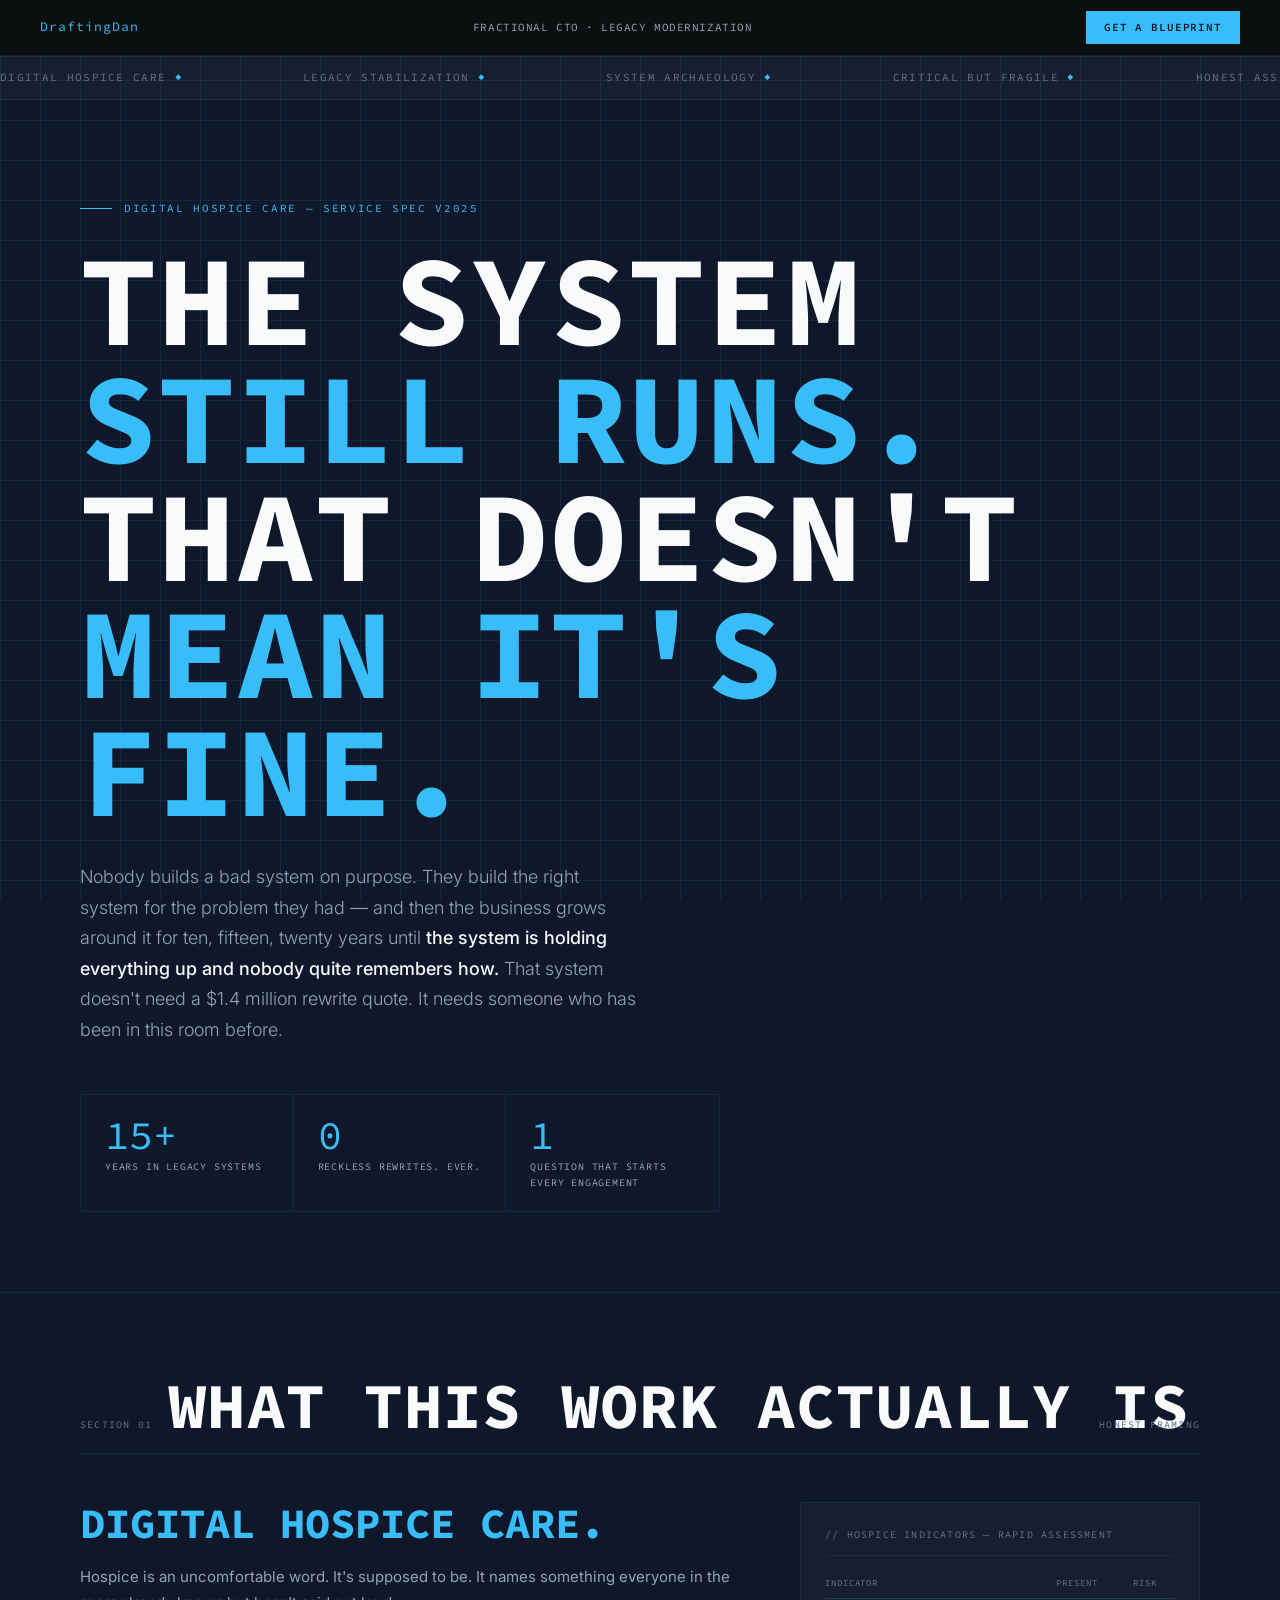
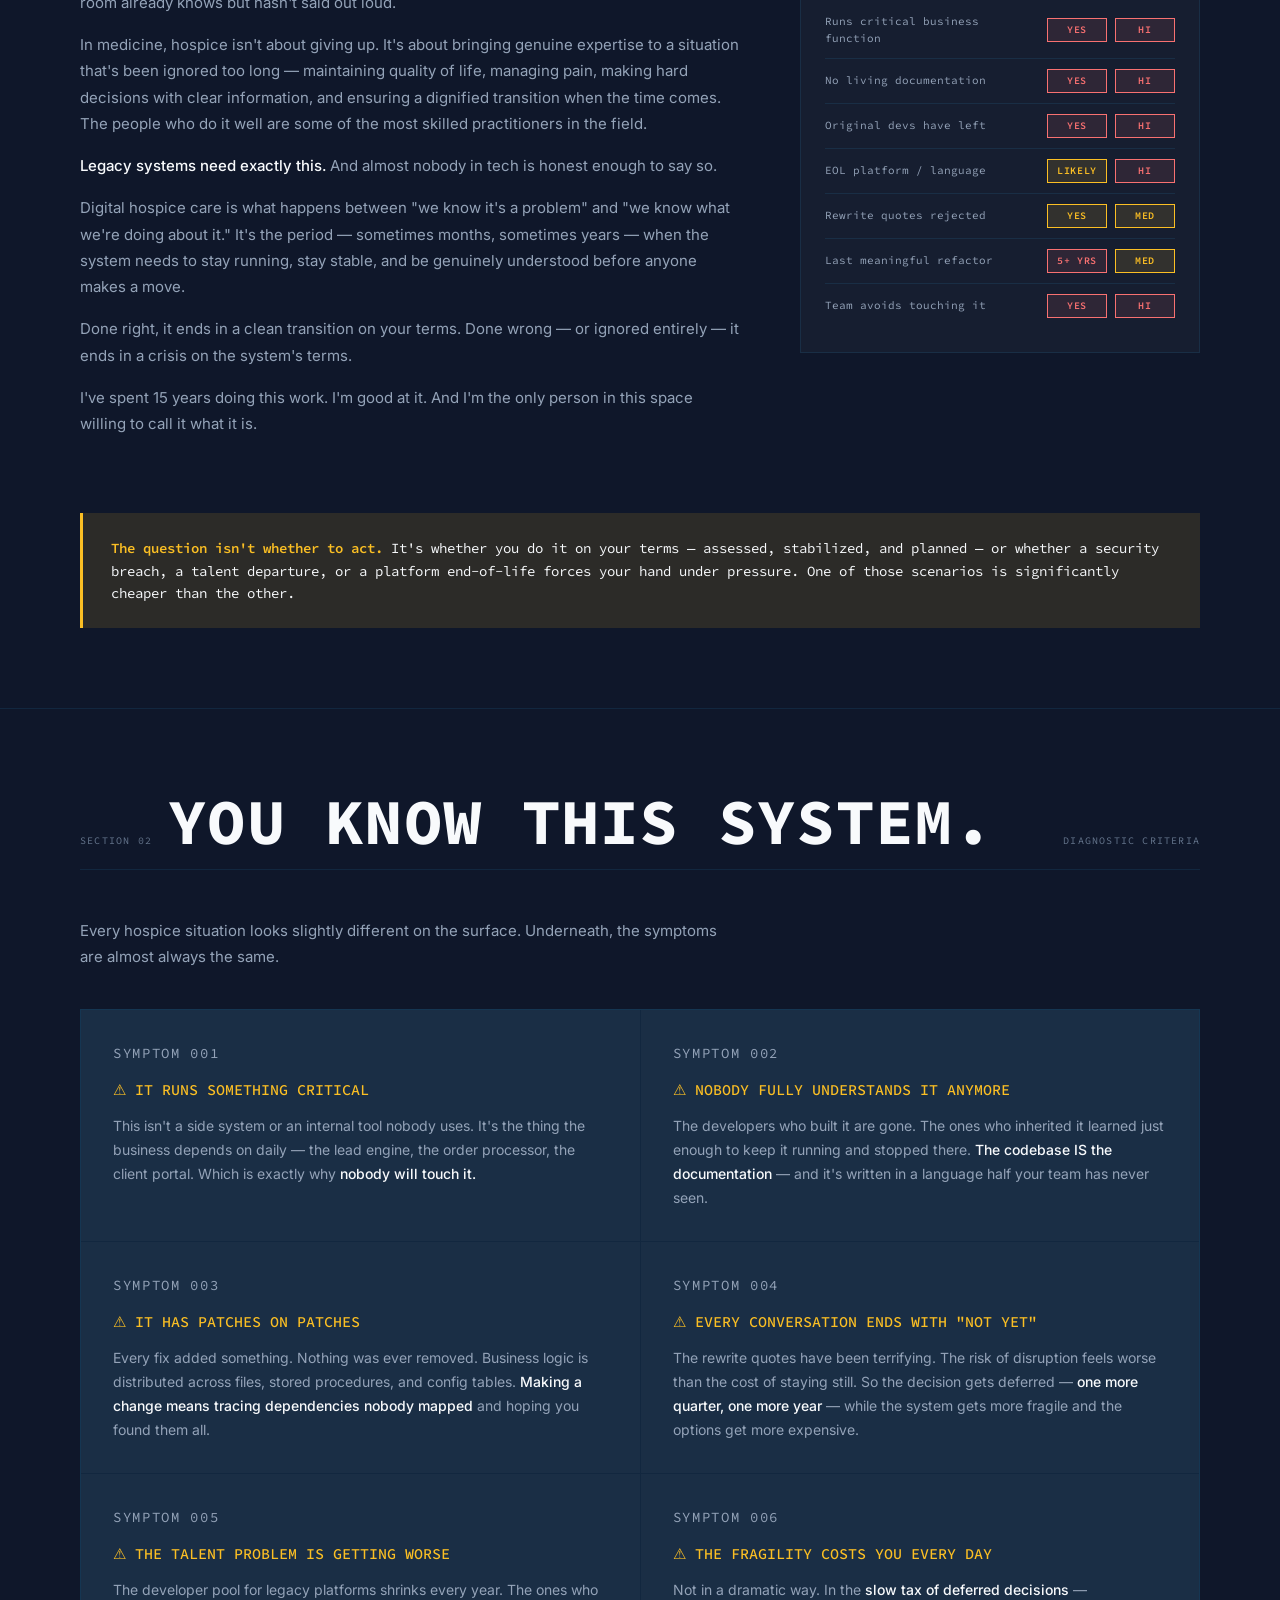
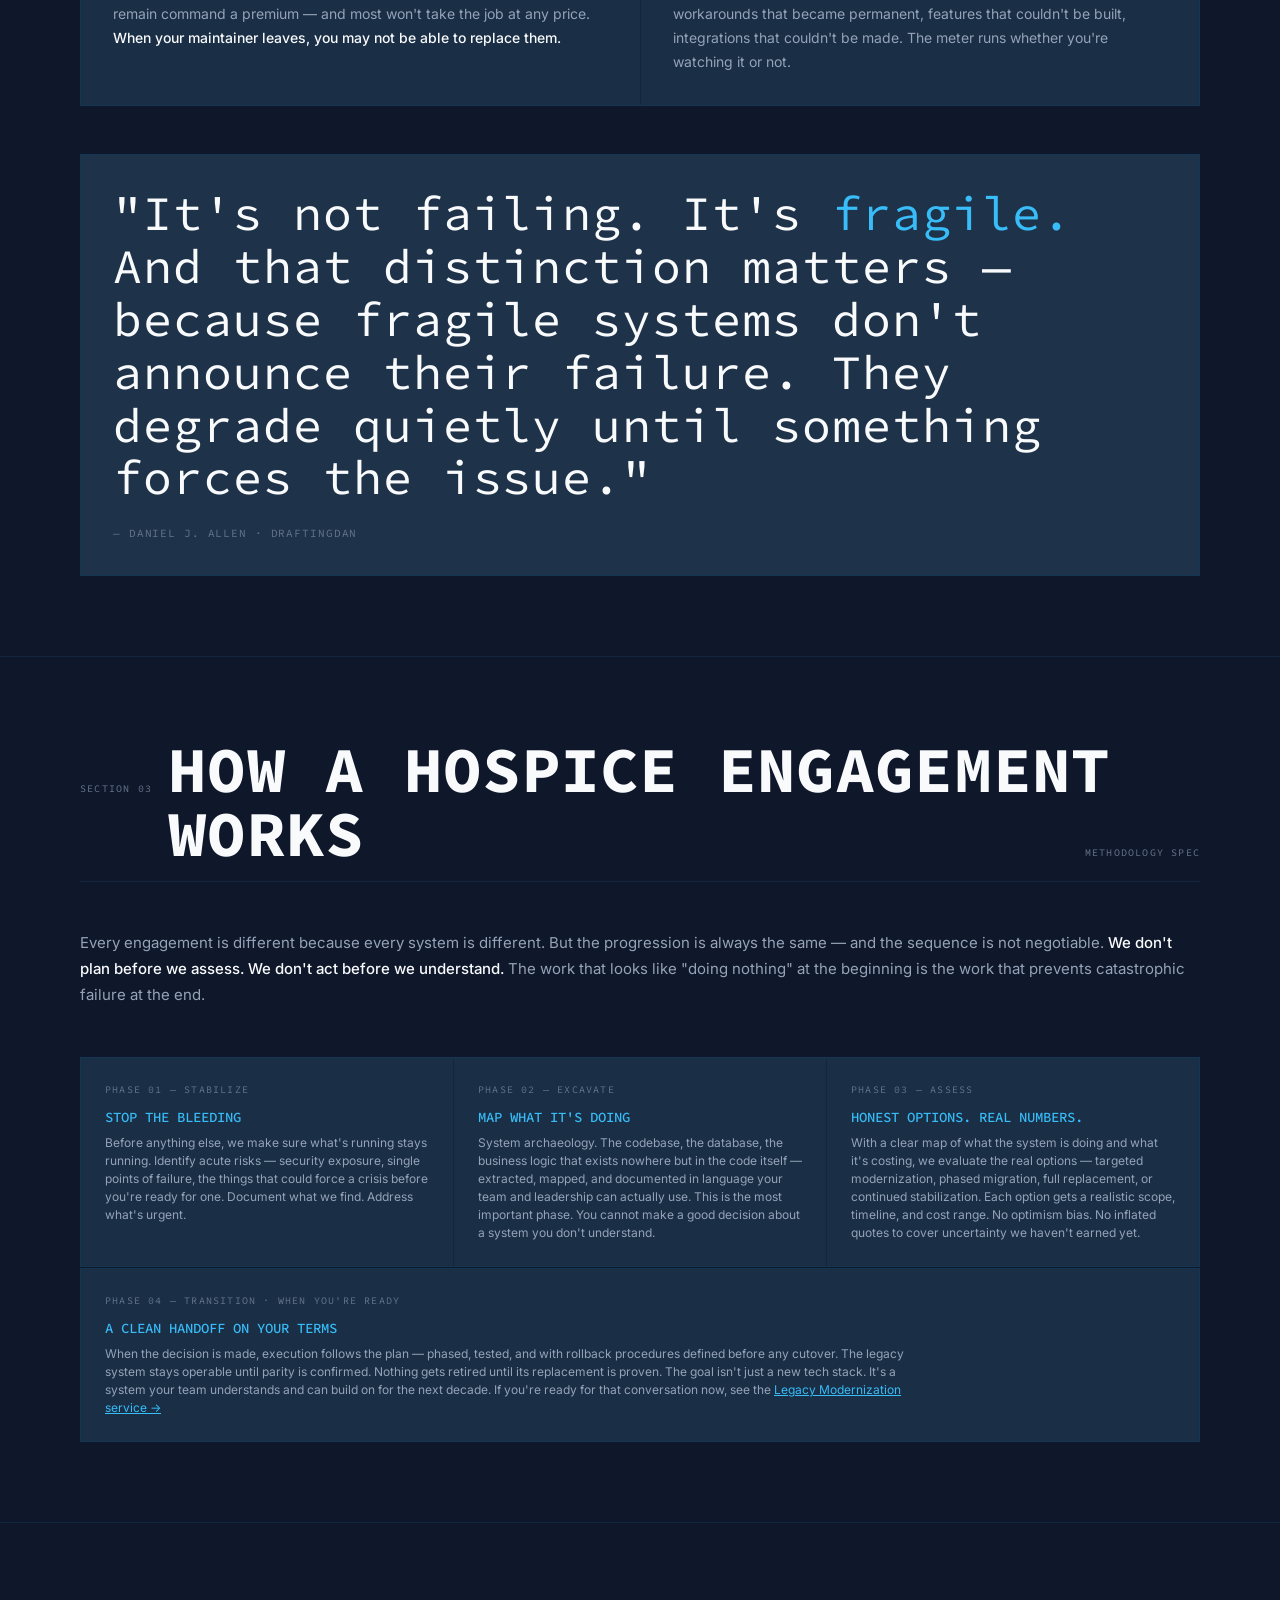
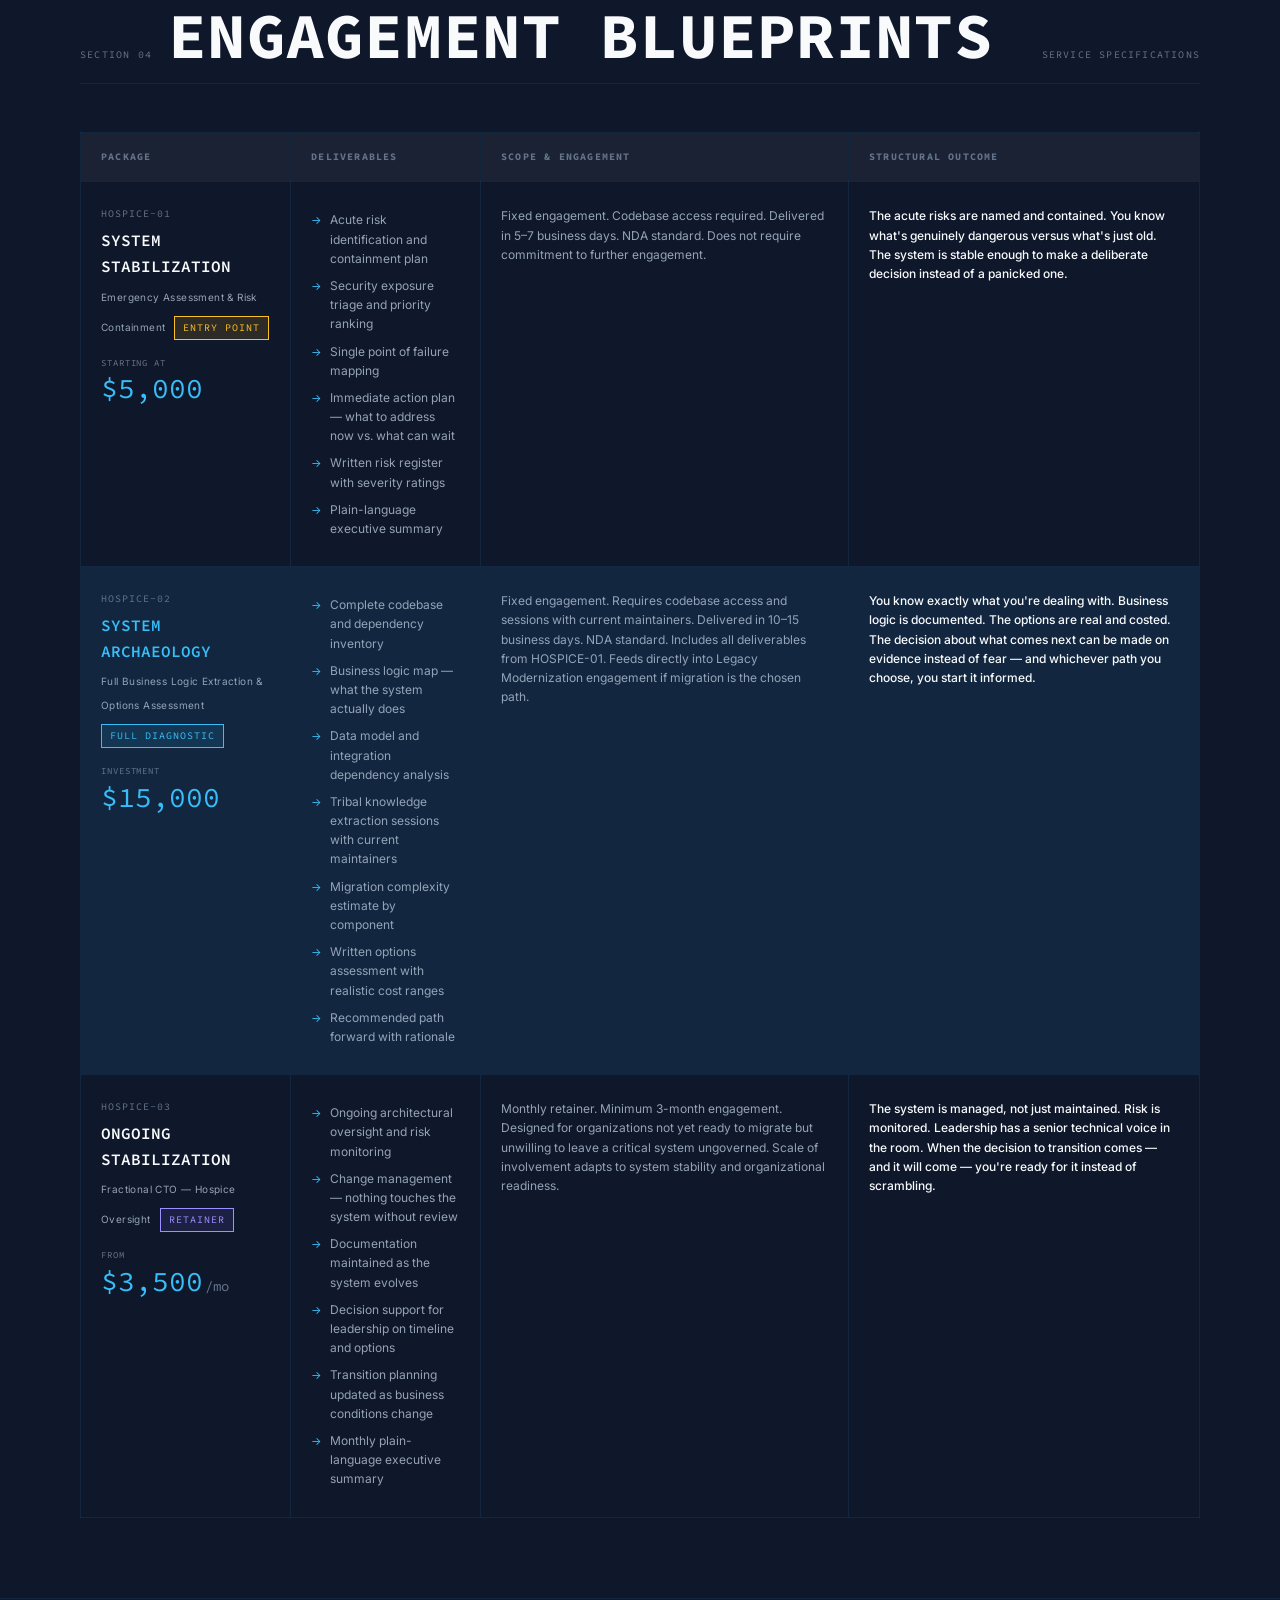
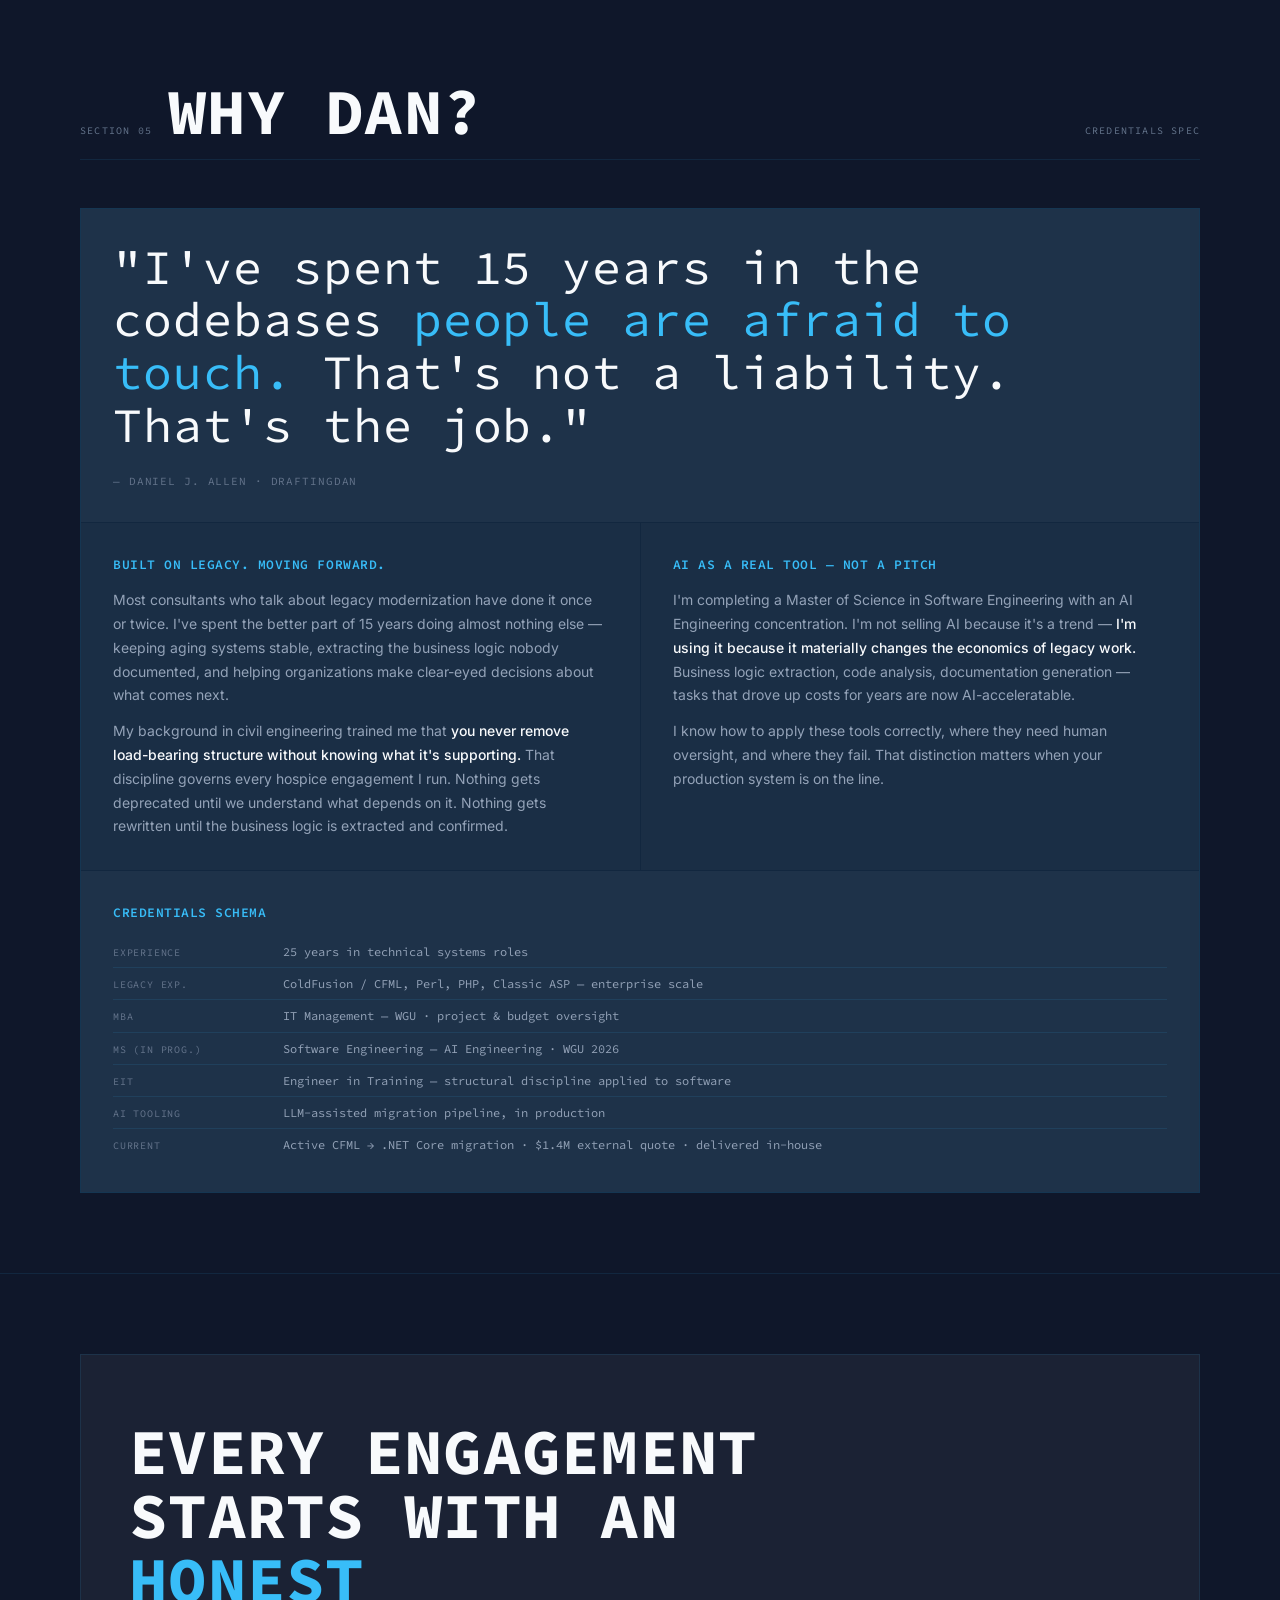
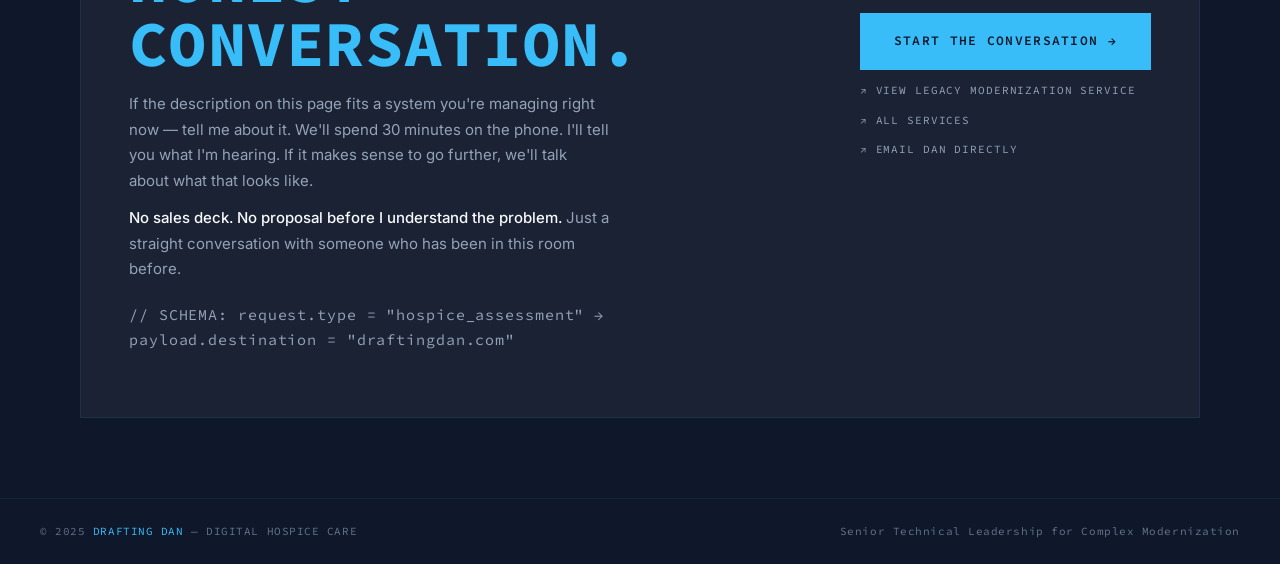
<file: digital-hospice/index.html>
<!DOCTYPE html>
<html lang="en">
<head>
    <meta charset="UTF-8" />
    <meta name="viewport" content="width=device-width, initial-scale=1.0" />
    <title>Digital Hospice Care | DraftingDan</title>
    <meta name="description" content="Digital hospice care for legacy systems — honest stabilization, clear-eyed assessment, and a responsible path forward for systems too critical to touch recklessly and too broken to leave alone." />
    <link rel="preconnect" href="https://fonts.googleapis.com" />
    <link rel="preconnect" href="https://fonts.gstatic.com" crossorigin />
    <link href="https://fonts.googleapis.com/css2?family=Inter:wght@300;400;500&family=Source+Code+Pro:wght@400;500;600&display=swap" rel="stylesheet" />
    <!-- Match your existing CSS file path exactly -->
    <link rel="stylesheet" href="style.css" />
</head>
<body>

    <!-- NAV -->
    <nav>
        <a href="https://draftingdan.com/" class="nav-logo">DraftingDan</a>
        <span class="nav-tag">FRACTIONAL CTO · LEGACY MODERNIZATION</span>
        <a href="https://draftingdan.com/#contact" class="nav-cta">GET A BLUEPRINT</a>
    </nav>

    <!-- MARQUEE -->
    <div class="marquee-wrap">
        <div class="marquee-track">
            <span class="marquee-item">DIGITAL HOSPICE CARE <span>◆</span></span>
            <span class="marquee-item">LEGACY STABILIZATION <span>◆</span></span>
            <span class="marquee-item">SYSTEM ARCHAEOLOGY <span>◆</span></span>
            <span class="marquee-item">CRITICAL BUT FRAGILE <span>◆</span></span>
            <span class="marquee-item">HONEST ASSESSMENT <span>◆</span></span>
            <span class="marquee-item">NO RECKLESS REWRITES <span>◆</span></span>
            <span class="marquee-item">CONTROLLED TRANSITION <span>◆</span></span>
            <span class="marquee-item">BLUEPRINTS FOR WHAT COMES NEXT <span>◆</span></span>
            <span class="marquee-item">DIGITAL HOSPICE CARE <span>◆</span></span>
            <span class="marquee-item">LEGACY STABILIZATION <span>◆</span></span>
            <span class="marquee-item">SYSTEM ARCHAEOLOGY <span>◆</span></span>
            <span class="marquee-item">CRITICAL BUT FRAGILE <span>◆</span></span>
            <span class="marquee-item">HONEST ASSESSMENT <span>◆</span></span>
            <span class="marquee-item">NO RECKLESS REWRITES <span>◆</span></span>
            <span class="marquee-item">CONTROLLED TRANSITION <span>◆</span></span>
            <span class="marquee-item">BLUEPRINTS FOR WHAT COMES NEXT <span>◆</span></span>
        </div>
    </div>

    <!-- HERO -->
    <section class="hero">
        <p class="hero-eyebrow fade-in">DIGITAL HOSPICE CARE — SERVICE SPEC v2025</p>

        <h1 class="hero-headline fade-in delay-1">
            THE SYSTEM
            <span class="accent-line">STILL RUNS.</span>
            THAT DOESN'T
            <span class="accent-line">MEAN IT'S FINE.</span>
        </h1>

        <p class="hero-sub fade-in delay-2">
            Nobody builds a bad system on purpose. They build the right system for the problem
            they had — and then the business grows around it for ten, fifteen, twenty years until
            <strong>the system is holding everything up and nobody quite remembers how.</strong>
            That system doesn't need a $1.4 million rewrite quote. It needs someone who has
            been in this room before.
        </p>

        <div class="hero-data-strip fade-in delay-3">
            <div class="hero-stat">
                <div class="hero-stat-val">15+</div>
                <div class="hero-stat-label">Years in legacy systems</div>
            </div>
            <div class="hero-stat">
                <div class="hero-stat-val">0</div>
                <div class="hero-stat-label">Reckless rewrites. Ever.</div>
            </div>
            <div class="hero-stat">
                <div class="hero-stat-val">1</div>
                <div class="hero-stat-label">Question that starts every engagement</div>
            </div>
        </div>
    </section>

    <hr class="rule" />

    <!-- SECTION 01 — WHAT THIS IS -->
    <section class="container">
        <div class="section-header">
            <span class="section-tag">SECTION 01</span>
            <h2 class="section-title">WHAT THIS WORK ACTUALLY IS</h2>
            <span class="section-num">HONEST FRAMING</span>
        </div>

        <div class="solution-intro">
            <div class="solution-intro-text">
                <h3>DIGITAL HOSPICE CARE.</h3>
                <p>
                    Hospice is an uncomfortable word. It's supposed to be.
                    It names something everyone in the room already knows but hasn't said out loud.
                </p>
                <p>
                    In medicine, hospice isn't about giving up. It's about bringing genuine expertise
                    to a situation that's been ignored too long — maintaining quality of life, managing
                    pain, making hard decisions with clear information, and ensuring a dignified
                    transition when the time comes. The people who do it well are some of the most
                    skilled practitioners in the field.
                </p>
                <p>
                    <strong>Legacy systems need exactly this.</strong> And almost nobody in tech is
                    honest enough to say so.
                </p>
                <p>
                    Digital hospice care is what happens between "we know it's a problem" and
                    "we know what we're doing about it." It's the period — sometimes months, sometimes
                    years — when the system needs to stay running, stay stable, and be genuinely
                    understood before anyone makes a move.
                </p>
                <p>
                    Done right, it ends in a clean transition on your terms.
                    Done wrong — or ignored entirely — it ends in a crisis on the system's terms.
                </p>
                <p>
                    I've spent 15 years doing this work. I'm good at it. And I'm the only person
                    in this space willing to call it what it is.
                </p>
            </div>

            <!-- Risk register sidebar -->
            <div class="risk-diagram">
                <div class="diagram-header">// HOSPICE INDICATORS — RAPID ASSESSMENT</div>
                <div class="risk-row-header">
                    <span class="risk-header-label">INDICATOR</span>
                    <span class="risk-header-label">PRESENT</span>
                    <span class="risk-header-label">RISK</span>
                </div>
                <div class="risk-row">
                    <span class="risk-category">Runs critical business function</span>
                    <span class="risk-badge risk-hi">YES</span>
                    <span class="risk-badge risk-hi">HI</span>
                </div>
                <div class="risk-row">
                    <span class="risk-category">No living documentation</span>
                    <span class="risk-badge risk-hi">YES</span>
                    <span class="risk-badge risk-hi">HI</span>
                </div>
                <div class="risk-row">
                    <span class="risk-category">Original devs have left</span>
                    <span class="risk-badge risk-hi">YES</span>
                    <span class="risk-badge risk-hi">HI</span>
                </div>
                <div class="risk-row">
                    <span class="risk-category">EOL platform / language</span>
                    <span class="risk-badge risk-med">LIKELY</span>
                    <span class="risk-badge risk-hi">HI</span>
                </div>
                <div class="risk-row">
                    <span class="risk-category">Rewrite quotes rejected</span>
                    <span class="risk-badge risk-med">YES</span>
                    <span class="risk-badge risk-med">MED</span>
                </div>
                <div class="risk-row">
                    <span class="risk-category">Last meaningful refactor</span>
                    <span class="risk-badge risk-hi">5+ YRS</span>
                    <span class="risk-badge risk-med">MED</span>
                </div>
                <div class="risk-row">
                    <span class="risk-category">Team avoids touching it</span>
                    <span class="risk-badge risk-hi">YES</span>
                    <span class="risk-badge risk-hi">HI</span>
                </div>
            </div>
        </div>

        <div class="callout-block">
            <p>
                <strong>The question isn't whether to act.</strong> It's whether you do it on
                your terms — assessed, stabilized, and planned — or whether a security breach,
                a talent departure, or a platform end-of-life forces your hand under pressure.
                One of those scenarios is significantly cheaper than the other.
            </p>
        </div>
    </section>

    <hr class="rule" />

    <!-- SECTION 02 — SYMPTOMS -->
    <section class="container">
        <div class="section-header">
            <span class="section-tag">SECTION 02</span>
            <h2 class="section-title">YOU KNOW THIS SYSTEM.</h2>
            <span class="section-num">DIAGNOSTIC CRITERIA</span>
        </div>

        <p style="font-size: 15px; color: var(--ink-muted); max-width: 640px; margin-bottom: 40px; line-height: 1.7;">
            Every hospice situation looks slightly different on the surface.
            Underneath, the symptoms are almost always the same.
        </p>

        <div class="problem-grid">
            <div class="problem-cell">
                <p class="cell-label">SYMPTOM 001</p>
                <h3>⚠ IT RUNS SOMETHING CRITICAL</h3>
                <p>
                    This isn't a side system or an internal tool nobody uses. It's the thing the
                    business depends on daily — the lead engine, the order processor, the client
                    portal. Which is exactly why <strong>nobody will touch it.</strong>
                </p>
            </div>

            <div class="problem-cell">
                <p class="cell-label">SYMPTOM 002</p>
                <h3>⚠ NOBODY FULLY UNDERSTANDS IT ANYMORE</h3>
                <p>
                    The developers who built it are gone. The ones who inherited it learned just
                    enough to keep it running and stopped there. <strong>The codebase IS the
                    documentation</strong> — and it's written in a language half your team has
                    never seen.
                </p>
            </div>

            <div class="problem-cell">
                <p class="cell-label">SYMPTOM 003</p>
                <h3>⚠ IT HAS PATCHES ON PATCHES</h3>
                <p>
                    Every fix added something. Nothing was ever removed. Business logic is
                    distributed across files, stored procedures, and config tables.
                    <strong>Making a change means tracing dependencies nobody mapped</strong>
                    and hoping you found them all.
                </p>
            </div>

            <div class="problem-cell">
                <p class="cell-label">SYMPTOM 004</p>
                <h3>⚠ EVERY CONVERSATION ENDS WITH "NOT YET"</h3>
                <p>
                    The rewrite quotes have been terrifying. The risk of disruption feels worse
                    than the cost of staying still. So the decision gets deferred —
                    <strong>one more quarter, one more year</strong> — while the system gets
                    more fragile and the options get more expensive.
                </p>
            </div>

            <div class="problem-cell">
                <p class="cell-label">SYMPTOM 005</p>
                <h3>⚠ THE TALENT PROBLEM IS GETTING WORSE</h3>
                <p>
                    The developer pool for legacy platforms shrinks every year. The ones who
                    remain command a premium — and most won't take the job at any price.
                    <strong>When your maintainer leaves, you may not be able to replace them.</strong>
                </p>
            </div>

            <div class="problem-cell">
                <p class="cell-label">SYMPTOM 006</p>
                <h3>⚠ THE FRAGILITY COSTS YOU EVERY DAY</h3>
                <p>
                    Not in a dramatic way. In the <strong>slow tax of deferred decisions</strong> —
                    workarounds that became permanent, features that couldn't be built, integrations
                    that couldn't be made. The meter runs whether you're watching it or not.
                </p>
            </div>
        </div>

        <div class="why-dan-grid" style="margin-top: 0;">
            <div class="why-cell wide">
                <blockquote>
                    "It's not failing. It's <span>fragile.</span> And that distinction matters —
                    because fragile systems don't announce their failure. They degrade quietly
                    until something forces the issue."
                </blockquote>
                <p style="margin-top: 20px; font-family: var(--mono); font-size: 11px; color: var(--ink-dim); letter-spacing: 0.08em;">
                    — DANIEL J. ALLEN · DRAFTINGDAN
                </p>
            </div>
        </div>
    </section>

    <hr class="rule" />

    <!-- SECTION 03 — HOW IT WORKS -->
    <section class="container">
        <div class="section-header">
            <span class="section-tag">SECTION 03</span>
            <h2 class="section-title">HOW A HOSPICE ENGAGEMENT WORKS</h2>
            <span class="section-num">METHODOLOGY SPEC</span>
        </div>

        <div class="solution-intro-text" style="margin-bottom: 48px;">
            <p>
                Every engagement is different because every system is different. But the
                progression is always the same — and the sequence is not negotiable.
                <strong>We don't plan before we assess. We don't act before we understand.</strong>
                The work that looks like "doing nothing" at the beginning is the work that
                prevents catastrophic failure at the end.
            </p>
        </div>

        <div class="tech-specs">
            <div class="spec-cell">
                <div class="spec-cell-label">PHASE 01 — STABILIZE</div>
                <div class="spec-cell-val">STOP THE BLEEDING</div>
                <div class="spec-cell-desc">
                    Before anything else, we make sure what's running stays running.
                    Identify acute risks — security exposure, single points of failure,
                    the things that could force a crisis before you're ready for one.
                    Document what we find. Address what's urgent.
                </div>
            </div>
            <div class="spec-cell">
                <div class="spec-cell-label">PHASE 02 — EXCAVATE</div>
                <div class="spec-cell-val">MAP WHAT IT'S DOING</div>
                <div class="spec-cell-desc">
                    System archaeology. The codebase, the database, the business logic
                    that exists nowhere but in the code itself — extracted, mapped, and
                    documented in language your team and leadership can actually use.
                    This is the most important phase. You cannot make a good decision
                    about a system you don't understand.
                </div>
            </div>
            <div class="spec-cell">
                <div class="spec-cell-label">PHASE 03 — ASSESS</div>
                <div class="spec-cell-val">HONEST OPTIONS. REAL NUMBERS.</div>
                <div class="spec-cell-desc">
                    With a clear map of what the system is doing and what it's costing,
                    we evaluate the real options — targeted modernization, phased migration,
                    full replacement, or continued stabilization. Each option gets a realistic
                    scope, timeline, and cost range. No optimism bias.
                    No inflated quotes to cover uncertainty we haven't earned yet.
                </div>
            </div>
        </div>

        <div class="tech-specs" style="margin-top: 1px;">
            <div class="spec-cell" style="grid-column: span 3;">
                <div class="spec-cell-label">PHASE 04 — TRANSITION · WHEN YOU'RE READY</div>
                <div class="spec-cell-val">A CLEAN HANDOFF ON YOUR TERMS</div>
                <div class="spec-cell-desc" style="max-width: 800px;">
                    When the decision is made, execution follows the plan — phased, tested,
                    and with rollback procedures defined before any cutover. The legacy system
                    stays operable until parity is confirmed. Nothing gets retired until its
                    replacement is proven. The goal isn't just a new tech stack.
                    It's a system your team understands and can build on for the next decade.
                    If you're ready for that conversation now, see the
                    <a href="/legacy-modernization" style="color: var(--accent);">Legacy Modernization service →</a>
                </div>
            </div>
        </div>
    </section>

    <hr class="rule" />

    <!-- SECTION 04 — PACKAGES -->
    <section class="container">
        <div class="section-header">
            <span class="section-tag">SECTION 04</span>
            <h2 class="section-title">ENGAGEMENT BLUEPRINTS</h2>
            <span class="section-num">SERVICE SPECIFICATIONS</span>
        </div>

        <div class="table-wrap">
            <table class="packages-table">
                <thead class="packages-thead">
                    <tr>
                        <th>PACKAGE</th>
                        <th>DELIVERABLES</th>
                        <th>SCOPE &amp; ENGAGEMENT</th>
                        <th>STRUCTURAL OUTCOME</th>
                    </tr>
                </thead>
                <tbody>
                    <tr class="pkg-row">
                        <td class="pkg-cell">
                            <span class="pkg-id">HOSPICE-01</span>
                            <span class="pkg-name">SYSTEM STABILIZATION</span>
                            <span class="pkg-subtitle">Emergency Assessment &amp; Risk Containment</span>
                            <span class="badge-tier badge-rapid">ENTRY POINT</span>
                            <div class="pkg-investment" style="display: flex;">
                                <span class="investment-label">STARTING AT</span>
                                <span class="investment-val">$5,000</span>
                            </div>
                        </td>
                        <td class="pkg-cell">
                            <div class="pkg-deliverable">
                                <ul>
                                    <li>Acute risk identification and containment plan</li>
                                    <li>Security exposure triage and priority ranking</li>
                                    <li>Single point of failure mapping</li>
                                    <li>Immediate action plan — what to address now vs. what can wait</li>
                                    <li>Written risk register with severity ratings</li>
                                    <li>Plain-language executive summary</li>
                                </ul>
                            </div>
                        </td>
                        <td class="pkg-cell">
                            <div class="pkg-scope">
                                Fixed engagement. Codebase access required.
                                Delivered in 5–7 business days. NDA standard.
                                Does not require commitment to further engagement.
                            </div>
                        </td>
                        <td class="pkg-cell">
                            <div class="pkg-outcome">
                                The acute risks are named and contained. You know what's
                                genuinely dangerous versus what's just old. The system is
                                stable enough to make a deliberate decision instead of
                                a panicked one.
                            </div>
                        </td>
                    </tr>

                    <tr class="pkg-row highlight-row">
                        <td class="pkg-cell">
                            <span class="pkg-id">HOSPICE-02</span>
                            <span class="pkg-name">SYSTEM ARCHAEOLOGY</span>
                            <span class="pkg-subtitle">Full Business Logic Extraction &amp; Options Assessment</span>
                            <span class="badge-tier badge-full">FULL DIAGNOSTIC</span>
                            <div class="pkg-investment" style="display: flex;">
                                <span class="investment-label">INVESTMENT</span>
                                <span class="investment-val">$15,000</span>
                            </div>
                        </td>
                        <td class="pkg-cell">
                            <div class="pkg-deliverable">
                                <ul>
                                    <li>Complete codebase and dependency inventory</li>
                                    <li>Business logic map — what the system actually does</li>
                                    <li>Data model and integration dependency analysis</li>
                                    <li>Tribal knowledge extraction sessions with current maintainers</li>
                                    <li>Migration complexity estimate by component</li>
                                    <li>Written options assessment with realistic cost ranges</li>
                                    <li>Recommended path forward with rationale</li>
                                </ul>
                            </div>
                        </td>
                        <td class="pkg-cell">
                            <div class="pkg-scope">
                                Fixed engagement. Requires codebase access and sessions
                                with current maintainers. Delivered in 10–15 business days.
                                NDA standard. Includes all deliverables from HOSPICE-01.
                                Feeds directly into Legacy Modernization engagement if
                                migration is the chosen path.
                            </div>
                        </td>
                        <td class="pkg-cell">
                            <div class="pkg-outcome">
                                You know exactly what you're dealing with. Business logic
                                is documented. The options are real and costed. The decision
                                about what comes next can be made on evidence instead of fear
                                — and whichever path you choose, you start it informed.
                            </div>
                        </td>
                    </tr>

                    <tr class="pkg-row">
                        <td class="pkg-cell">
                            <span class="pkg-id">HOSPICE-03</span>
                            <span class="pkg-name">ONGOING STABILIZATION</span>
                            <span class="pkg-subtitle">Fractional CTO — Hospice Oversight</span>
                            <span class="badge-tier badge-ongoing">RETAINER</span>
                            <div class="pkg-investment" style="display: flex;">
                                <span class="investment-label">FROM</span>
                                <span class="investment-val">$3,500<span class="per-month">/mo</span></span>
                            </div>
                        </td>
                        <td class="pkg-cell">
                            <div class="pkg-deliverable">
                                <ul>
                                    <li>Ongoing architectural oversight and risk monitoring</li>
                                    <li>Change management — nothing touches the system without review</li>
                                    <li>Documentation maintained as the system evolves</li>
                                    <li>Decision support for leadership on timeline and options</li>
                                    <li>Transition planning updated as business conditions change</li>
                                    <li>Monthly plain-language executive summary</li>
                                </ul>
                            </div>
                        </td>
                        <td class="pkg-cell">
                            <div class="pkg-scope">
                                Monthly retainer. Minimum 3-month engagement.
                                Designed for organizations not yet ready to migrate
                                but unwilling to leave a critical system ungoverned.
                                Scale of involvement adapts to system stability
                                and organizational readiness.
                            </div>
                        </td>
                        <td class="pkg-cell">
                            <div class="pkg-outcome">
                                The system is managed, not just maintained. Risk is
                                monitored. Leadership has a senior technical voice in
                                the room. When the decision to transition comes —
                                and it will come — you're ready for it instead
                                of scrambling.
                            </div>
                        </td>
                    </tr>
                </tbody>
            </table>
        </div>
    </section>

    <hr class="rule" />

    <!-- SECTION 05 — WHY DAN -->
    <section class="container">
        <div class="section-header">
            <span class="section-tag">SECTION 05</span>
            <h2 class="section-title">WHY DAN?</h2>
            <span class="section-num">CREDENTIALS SPEC</span>
        </div>

        <div class="why-dan-grid">
            <div class="why-cell wide">
                <blockquote>
                    "I've spent 15 years in the codebases <span>people are afraid to touch.</span>
                    That's not a liability. That's the job."
                </blockquote>
                <p style="margin-top: 20px; font-family: var(--mono); font-size: 11px; color: var(--ink-dim); letter-spacing: 0.08em;">
                    — DANIEL J. ALLEN · DRAFTINGDAN
                </p>
            </div>

            <div class="why-cell">
                <h3>BUILT ON LEGACY. MOVING FORWARD.</h3>
                <p>
                    Most consultants who talk about legacy modernization have done it once or
                    twice. I've spent the better part of 15 years doing almost nothing else —
                    keeping aging systems stable, extracting the business logic nobody documented,
                    and helping organizations make clear-eyed decisions about what comes next.
                </p>
                <p style="margin-top: 12px;">
                    My background in civil engineering trained me that
                    <strong>you never remove load-bearing structure without knowing what it's
                    supporting.</strong> That discipline governs every hospice engagement I run.
                    Nothing gets deprecated until we understand what depends on it. Nothing gets
                    rewritten until the business logic is extracted and confirmed.
                </p>
            </div>

            <div class="why-cell">
                <h3>AI AS A REAL TOOL — NOT A PITCH</h3>
                <p>
                    I'm completing a Master of Science in Software Engineering with an AI
                    Engineering concentration. I'm not selling AI because it's a trend —
                    <strong>I'm using it because it materially changes the economics of
                    legacy work.</strong> Business logic extraction, code analysis,
                    documentation generation — tasks that drove up costs for years are now
                    AI-acceleratable.
                </p>
                <p style="margin-top: 12px;">
                    I know how to apply these tools correctly, where they need human oversight,
                    and where they fail. That distinction matters when your production system
                    is on the line.
                </p>
            </div>

            <div class="why-cell wide">
                <h3>CREDENTIALS SCHEMA</h3>
                <ul class="credentials-list">
                    <li>
                        <span class="cred-key">EXPERIENCE</span>
                        25 years in technical systems roles
                    </li>
                    <li>
                        <span class="cred-key">LEGACY EXP.</span>
                        ColdFusion / CFML, Perl, PHP, Classic ASP — enterprise scale
                    </li>
                    <li>
                        <span class="cred-key">MBA</span>
                        IT Management — WGU · project &amp; budget oversight
                    </li>
                    <li>
                        <span class="cred-key">MS (IN PROG.)</span>
                        Software Engineering — AI Engineering · WGU 2026
                    </li>
                    <li>
                        <span class="cred-key">EIT</span>
                        Engineer in Training — structural discipline applied to software
                    </li>
                    <li>
                        <span class="cred-key">AI TOOLING</span>
                        LLM-assisted migration pipeline, in production
                    </li>
                    <li>
                        <span class="cred-key">CURRENT</span>
                        Active CFML → .NET Core migration · $1.4M external quote · delivered in-house
                    </li>
                </ul>
            </div>
        </div>
    </section>

    <hr class="rule" />

    <!-- CTA -->
    <section class="container">
        <div class="cta-section">
            <div>
                <h2>EVERY ENGAGEMENT STARTS WITH AN <span>HONEST CONVERSATION.</span></h2>
                <p>
                    If the description on this page fits a system you're managing right now —
                    tell me about it. We'll spend 30 minutes on the phone. I'll tell you what
                    I'm hearing. If it makes sense to go further, we'll talk about what that
                    looks like.
                </p>
                <p style="margin-top: 12px;">
                    <strong>No sales deck. No proposal before I understand the problem.</strong>
                    Just a straight conversation with someone who has been in this room before.
                </p>
                <p class="cta-schema">
                    // SCHEMA: request.type = "hospice_assessment" → payload.destination = "draftingdan.com"
                </p>
            </div>
            <div class="cta-block">
                <a href="https://calendar.google.com/appointments/schedules/AcZssZ3NqUyOLmf6VDTo3EBl6ddM6pg0UnDAr9FiMxoVA7ziVN97cQefpxyB8LqddDnmVu-2lbLingWD" class="btn-primary">
                    START THE CONVERSATION →
                </a>
                <a href="/legacy-modernization" class="btn-secondary">
                    ↗ VIEW LEGACY MODERNIZATION SERVICE
                </a>
                <a href="https://draftingdan.com/#services" class="btn-secondary">
                    ↗ ALL SERVICES
                </a>
                <a href="mailto:daniel@draftingdan.com" class="btn-secondary">
                    ↗ EMAIL DAN DIRECTLY
                </a>
            </div>
        </div>
    </section>

    <footer>
        <p>© 2025 <a href="https://www.draftingdan.com">DRAFTING DAN</a> — DIGITAL HOSPICE CARE</p>
        <p>Senior Technical Leadership for Complex Modernization</p>
    </footer>

</body>
</html>
</file>
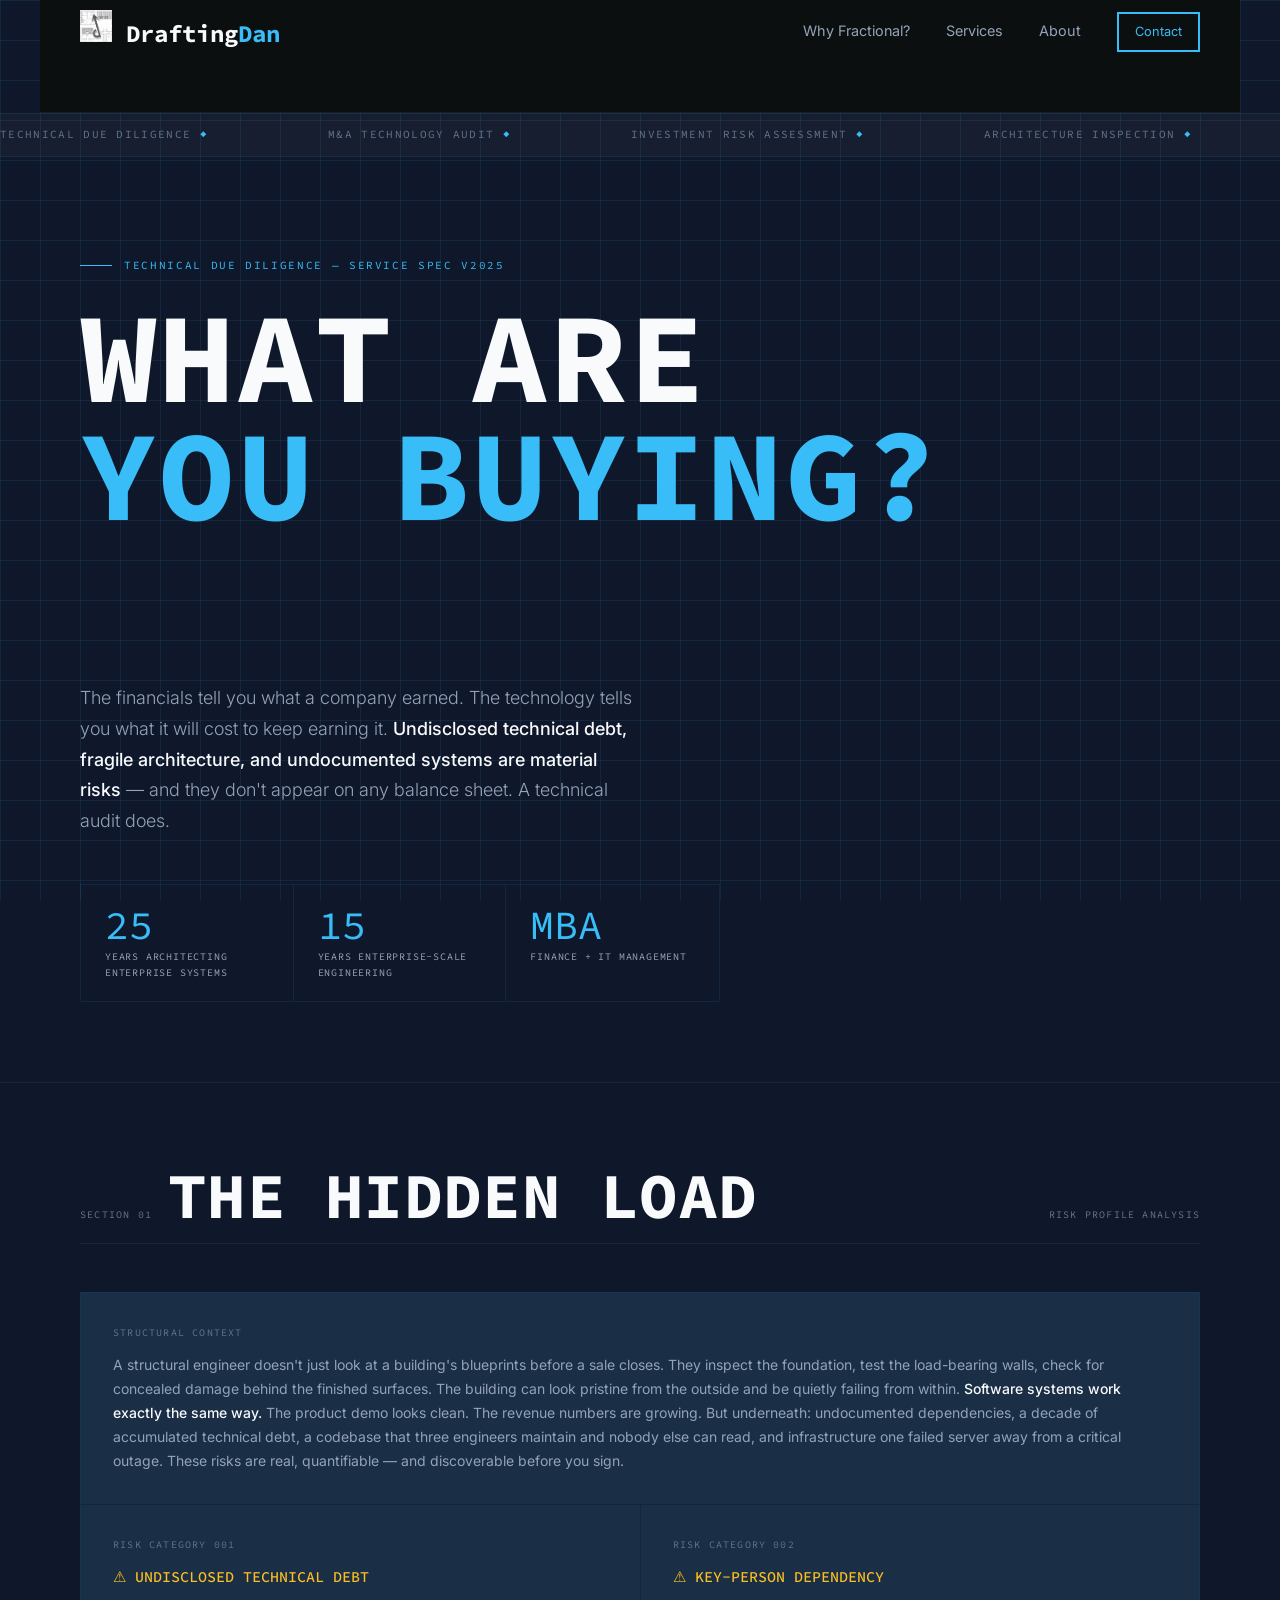
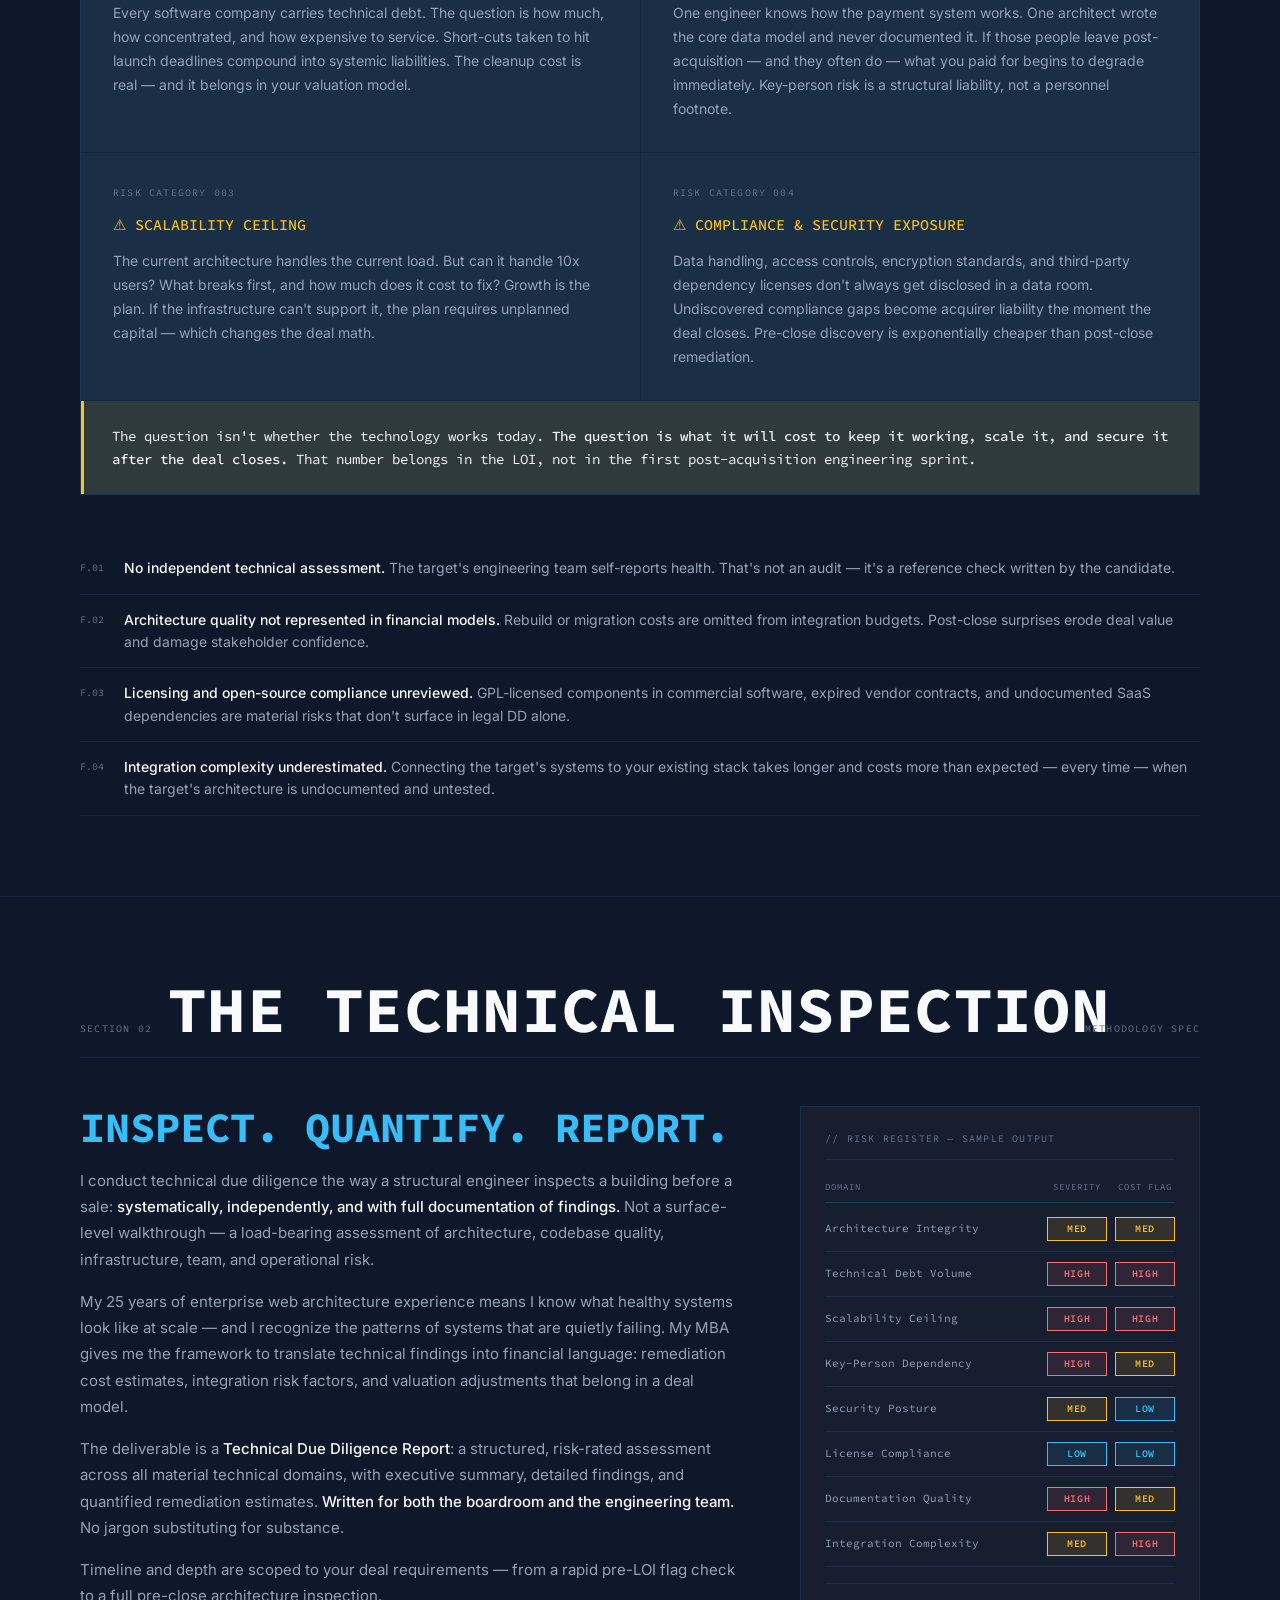
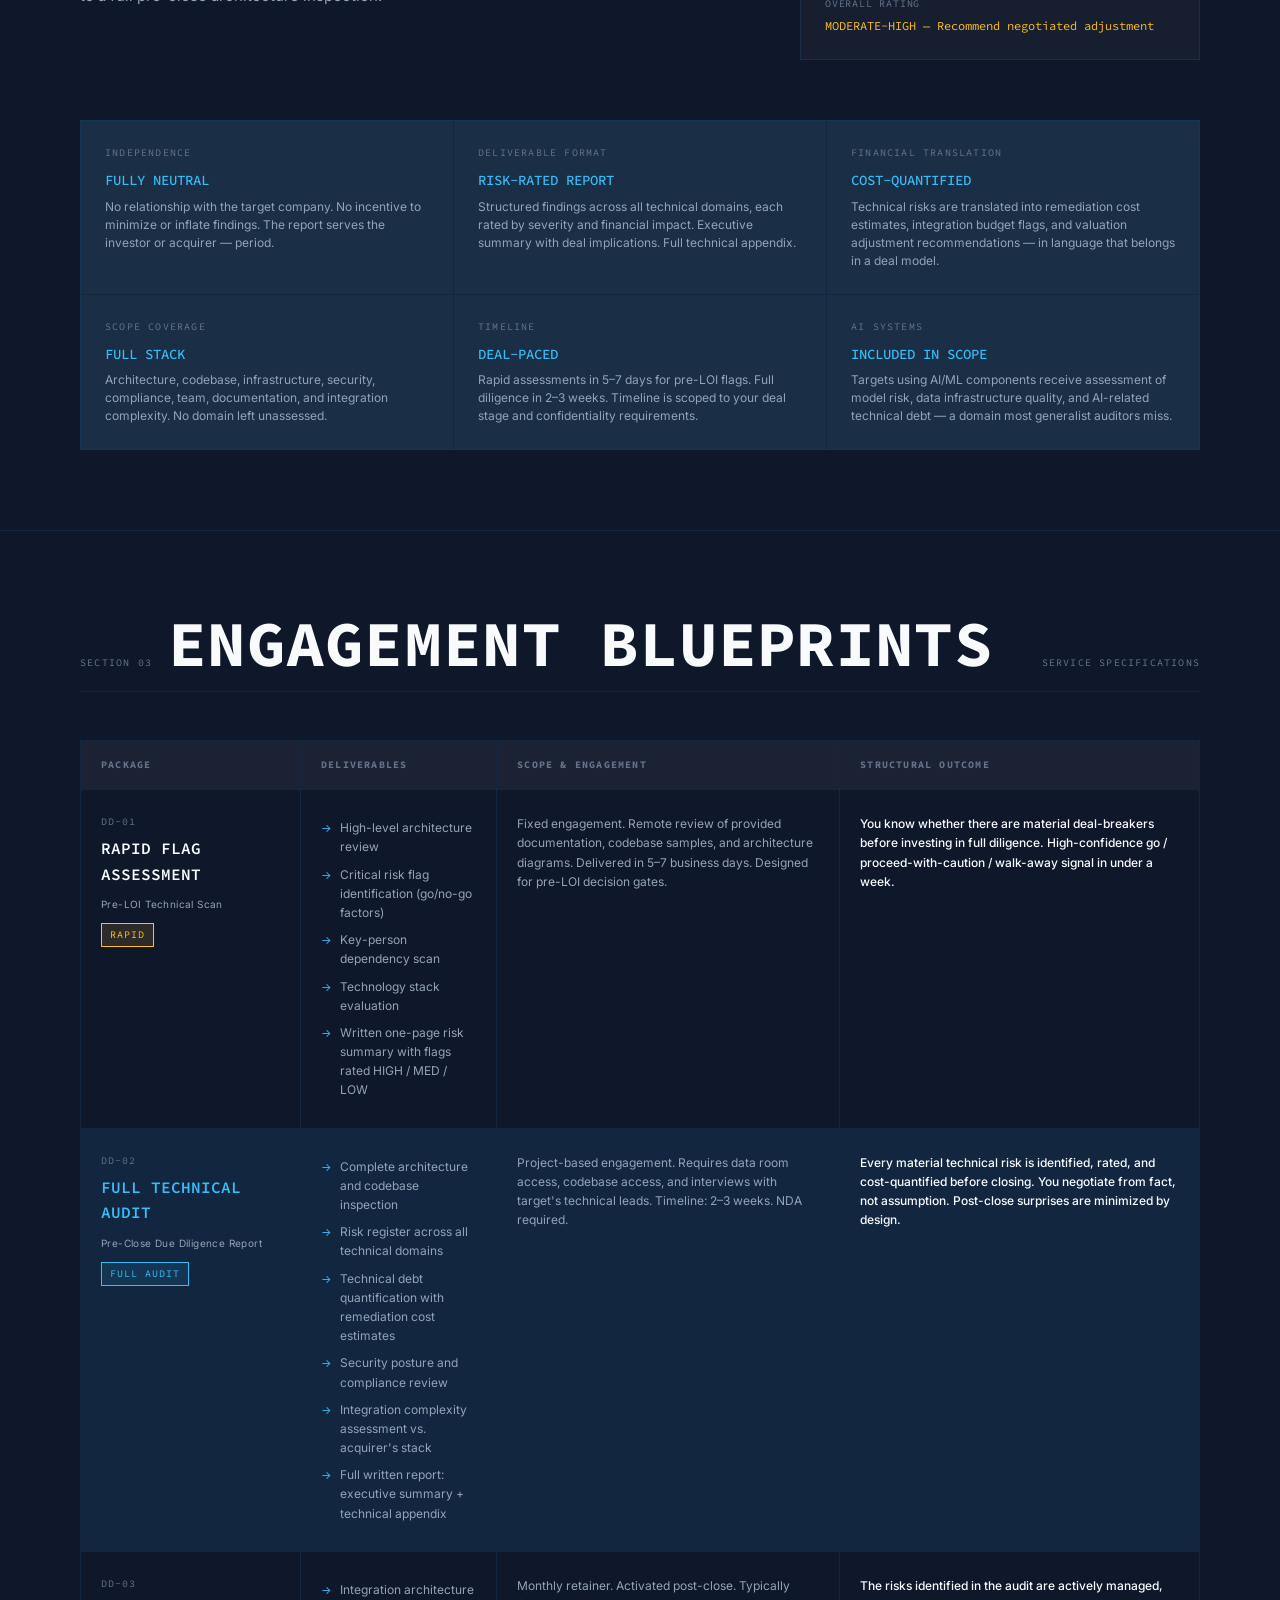
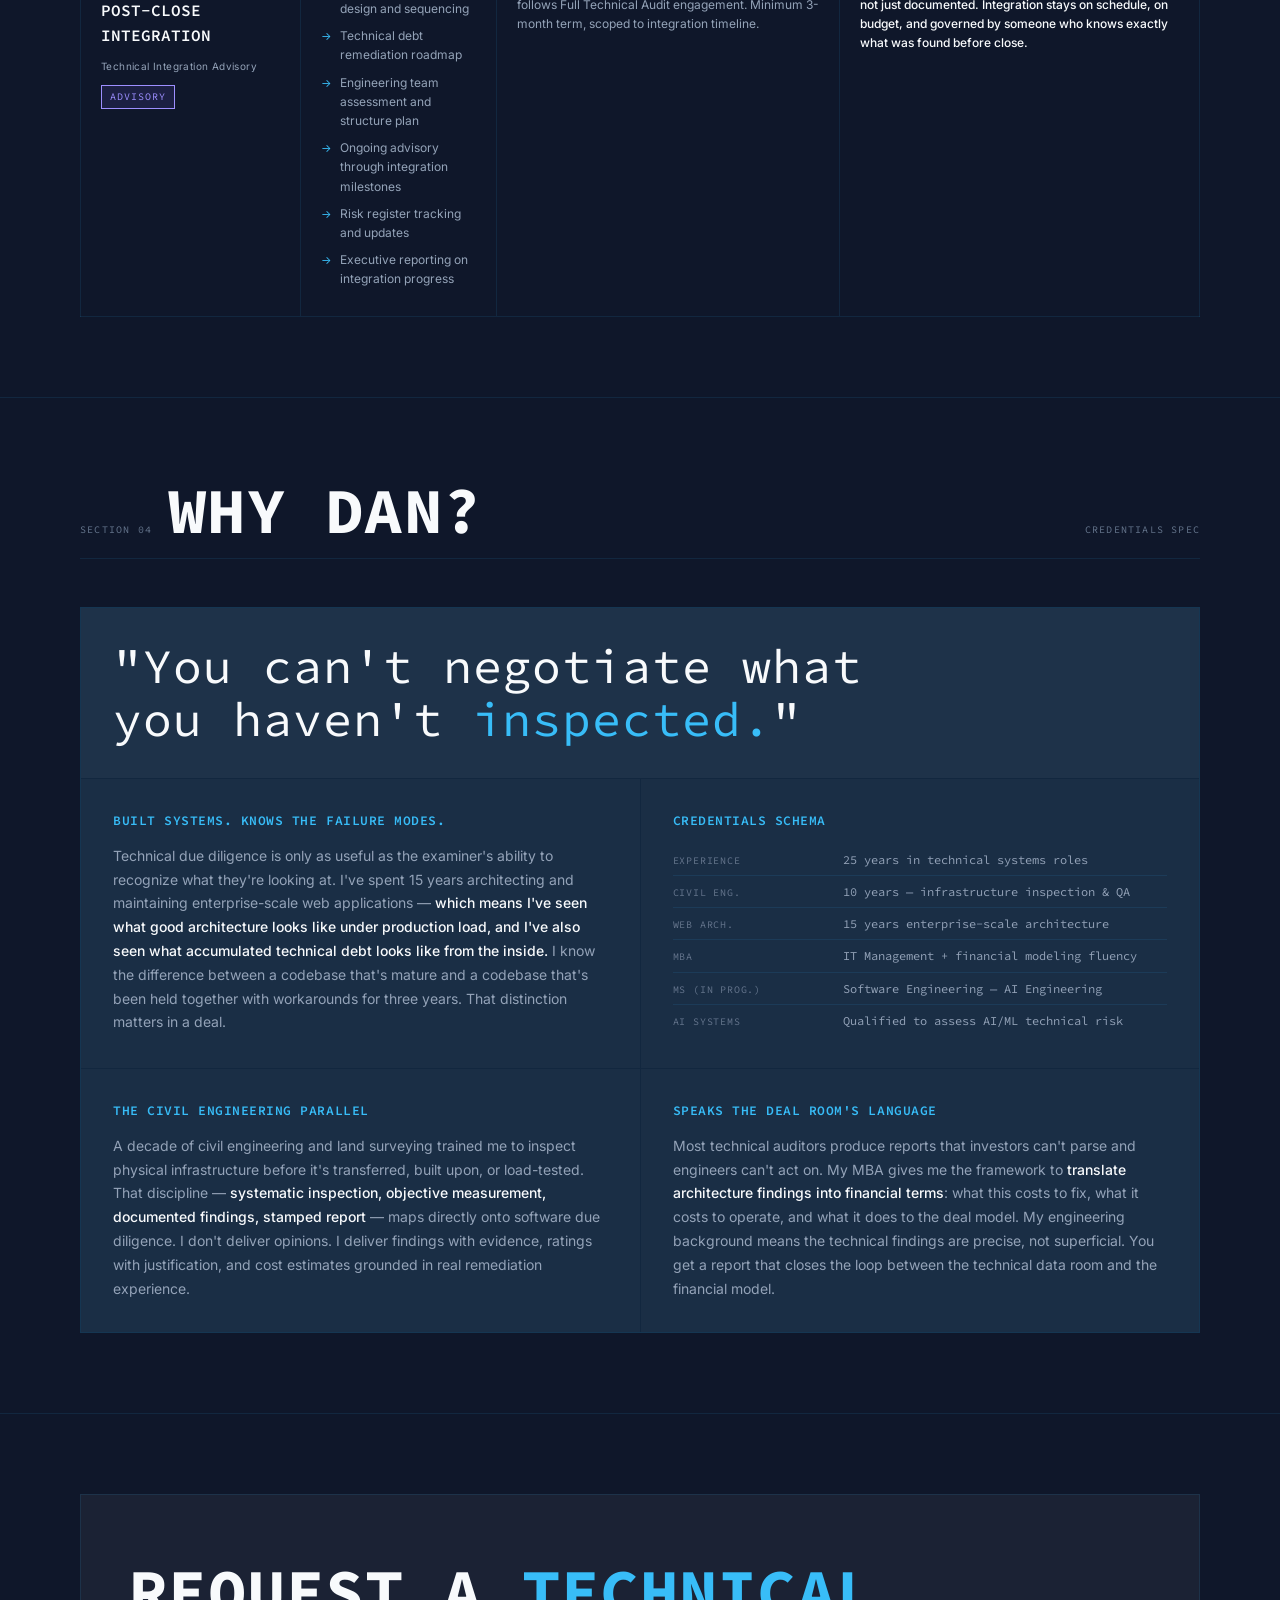
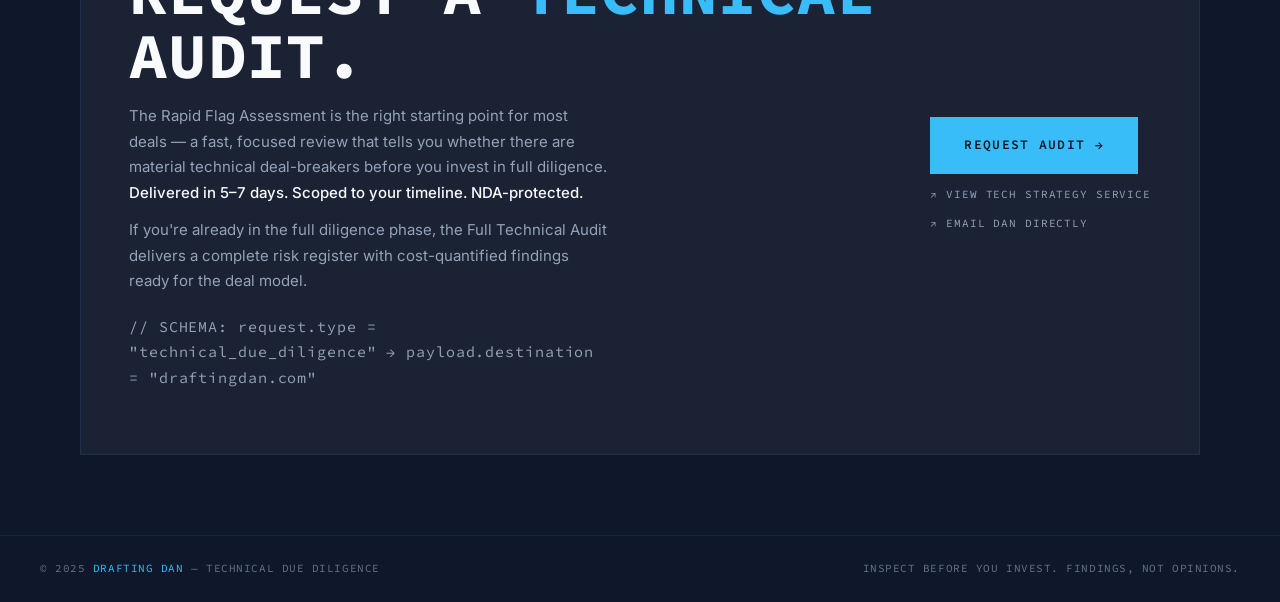
<file: due-diligence/index.html>
<!DOCTYPE html>
<html lang="en">

<head>
    <meta charset="UTF-8">
    <meta name="viewport" content="width=device-width, initial-scale=1.0">
    <title>Technical Due Diligence — Drafting Dan</title>
    <!-- Fonts: Inter and Source Code Pro -->
    <link rel="preconnect" href="https://fonts.googleapis.com">
    <link rel="preconnect" href="https://fonts.gstatic.com" crossorigin>
    <link
        href="https://fonts.googleapis.com/css2?family=Inter:wght@300;400;600&family=Source+Code+Pro:wght@400;600;700&display=swap"
        rel="stylesheet">
    <meta name="description"
        content="Independent technical due diligence for M&A and investment. DraftingDan provides expert technology inspections, risk assessments, and forensic code reviews.">
    <link rel="stylesheet" href="style.css">

    <!-- Canonical Tag -->
    <link rel="canonical" href="https://draftingdan.com/due-diligence/" />

    <!-- Open Graph / Facebook -->
    <meta property="og:type" content="website">
    <meta property="og:url" content="https://draftingdan.com/due-diligence/">
    <meta property="og:title" content="Technical Due Diligence | DraftingDan">
    <meta property="og:description"
        content="Professional technical due diligence and risk assessment for acquisitions. Independent technology inspections by DraftingDan.">
    <meta property="og:image" content="https://draftingdan.com/ddlogo-bw.png">

    <!-- Twitter -->
    <meta property="twitter:card" content="summary_large_image">
    <meta property="twitter:url" content="https://draftingdan.com/due-diligence/">
    <meta property="twitter:title" content="Technical Due Diligence | DraftingDan">
    <meta property="twitter:description"
        content="Professional technical due diligence and risk assessment for acquisitions. Independent technology inspections by DraftingDan.">
    <meta property="twitter:image" content="https://draftingdan.com/ddlogo-bw.png">
</head>

<body>

    <header>
        <nav class="container"
            style="display: flex; justify-content: space-between; align-items: center; padding-top: 2rem;">
            <div class="logo" style="font-family: var(--mono); font-size: 1.5rem; font-weight: 700;">
                <img src="/ddlogo-bw.png" alt="DraftingDan Logo" style="width: 2rem; height: 2rem;">
                <a href="/" style="text-decoration: none; color: inherit;">Drafting<span class="text-accent"
                        style="color: var(--accent);">Dan</span></a>
            </div>
            <div class="nav-links">
                <a href="/#benefits"
                    style="margin-left: 2rem; text-decoration: none; color: var(--ink-muted); font-size: 0.9rem; transition: color 0.3s;">Why
                    Fractional?</a>
                <a href="/#services"
                    style="margin-left: 2rem; text-decoration: none; color: var(--ink-muted); font-size: 0.9rem; transition: color 0.3s;">Services</a>
                <a href="/#about"
                    style="margin-left: 2rem; text-decoration: none; color: var(--ink-muted); font-size: 0.9rem; transition: color 0.3s;">About</a>
                <a href="/#contact" class="btn"
                    style="margin-left: 2rem; padding: 0.5rem 1rem; font-size: 0.8rem; border: 2px solid var(--accent); color: var(--accent); text-decoration: none; display: inline-block;">Contact</a>
            </div>
        </nav>
    </header>

    <div class="marquee-wrap">
        <div class="marquee-track">
            <span class="marquee-item">TECHNICAL DUE DILIGENCE <span>◆</span></span>
            <span class="marquee-item">M&amp;A TECHNOLOGY AUDIT <span>◆</span></span>
            <span class="marquee-item">INVESTMENT RISK ASSESSMENT <span>◆</span></span>
            <span class="marquee-item">ARCHITECTURE INSPECTION <span>◆</span></span>
            <span class="marquee-item">DEBT QUANTIFICATION <span>◆</span></span>
            <span class="marquee-item">INFRASTRUCTURE INTEGRITY <span>◆</span></span>
            <span class="marquee-item">BLUEPRINTS FOR THE MODERN ENTERPRISE <span>◆</span></span>
            <span class="marquee-item">TECHNICAL DUE DILIGENCE <span>◆</span></span>
            <span class="marquee-item">M&amp;A TECHNOLOGY AUDIT <span>◆</span></span>
            <span class="marquee-item">INVESTMENT RISK ASSESSMENT <span>◆</span></span>
            <span class="marquee-item">ARCHITECTURE INSPECTION <span>◆</span></span>
            <span class="marquee-item">DEBT QUANTIFICATION <span>◆</span></span>
            <span class="marquee-item">INFRASTRUCTURE INTEGRITY <span>◆</span></span>
            <span class="marquee-item">BLUEPRINTS FOR THE MODERN ENTERPRISE <span>◆</span></span>
        </div>
    </div>

    <section class="hero">
        <p class="hero-eyebrow fade-in">TECHNICAL DUE DILIGENCE — SERVICE SPEC v2025</p>
        <h1 class="hero-headline fade-in delay-1">
            WHAT ARE<br>
            <span class="accent-line">YOU BUYING?</span><br>
        </h1>
        <p class="hero-sub fade-in delay-2">
            The financials tell you what a company earned. The technology tells you what it will cost to keep earning
            it. <strong>Undisclosed technical debt, fragile architecture, and undocumented systems are material
                risks</strong> — and they don't appear on any balance sheet. A technical audit does.
        </p>
        <div class="hero-data-strip fade-in delay-3">
            <div class="hero-stat">
                <div class="hero-stat-val">25</div>
                <div class="hero-stat-label">Years Architecting Enterprise Systems</div>
            </div>
            <div class="hero-stat">
                <div class="hero-stat-val">15</div>
                <div class="hero-stat-label">Years Enterprise-Scale Engineering</div>
            </div>
            <div class="hero-stat">
                <div class="hero-stat-val">MBA</div>
                <div class="hero-stat-label">Finance + IT Management</div>
            </div>
        </div>
    </section>

    <hr class="rule">

    <section class="container">
        <div class="section-header">
            <span class="section-tag">SECTION 01</span>
            <h2 class="section-title">THE HIDDEN LOAD</h2>
            <span class="section-num">RISK PROFILE ANALYSIS</span>
        </div>

        <div class="problem-grid">
            <div class="problem-cell full-width">
                <div class="cell-label">STRUCTURAL CONTEXT</div>
                <p>A structural engineer doesn't just look at a building's blueprints before a sale closes. They inspect
                    the foundation, test the load-bearing walls, check for concealed damage behind the finished
                    surfaces. The building can look pristine from the outside and be quietly failing from within.
                    <strong>Software systems work exactly the same way.</strong> The product demo looks clean. The
                    revenue numbers are growing. But underneath: undocumented dependencies, a decade of accumulated
                    technical debt, a codebase that three engineers maintain and nobody else can read, and
                    infrastructure one failed server away from a critical outage. These risks are real, quantifiable —
                    and discoverable before you sign.
                </p>
            </div>
            <div class="problem-cell">
                <div class="cell-label">RISK CATEGORY 001</div>
                <h3>⚠ UNDISCLOSED TECHNICAL DEBT</h3>
                <p>Every software company carries technical debt. The question is how much, how concentrated, and how
                    expensive to service. Short-cuts taken to hit launch deadlines compound into systemic liabilities.
                    The cleanup cost is real — and it belongs in your valuation model.</p>
            </div>
            <div class="problem-cell">
                <div class="cell-label">RISK CATEGORY 002</div>
                <h3>⚠ KEY-PERSON DEPENDENCY</h3>
                <p>One engineer knows how the payment system works. One architect wrote the core data model and never
                    documented it. If those people leave post-acquisition — and they often do — what you paid for begins
                    to degrade immediately. Key-person risk is a structural liability, not a personnel footnote.</p>
            </div>
            <div class="problem-cell">
                <div class="cell-label">RISK CATEGORY 003</div>
                <h3>⚠ SCALABILITY CEILING</h3>
                <p>The current architecture handles the current load. But can it handle 10x users? What breaks first,
                    and how much does it cost to fix? Growth is the plan. If the infrastructure can't support it, the
                    plan requires unplanned capital — which changes the deal math.</p>
            </div>
            <div class="problem-cell">
                <div class="cell-label">RISK CATEGORY 004</div>
                <h3>⚠ COMPLIANCE & SECURITY EXPOSURE</h3>
                <p>Data handling, access controls, encryption standards, and third-party dependency licenses don't
                    always get disclosed in a data room. Undiscovered compliance gaps become acquirer liability the
                    moment the deal closes. Pre-close discovery is exponentially cheaper than post-close remediation.
                </p>
            </div>
            <div class="problem-cell full-width callout-block">
                <p>The question isn't whether the technology works today. <strong>The question is what it will cost to
                        keep it working, scale it, and secure it after the deal closes.</strong> That number belongs in
                    the LOI, not in the first post-acquisition engineering sprint.</p>
            </div>
        </div>

        <div class="fault-list">
            <div class="fault-item">
                <span class="fault-index">F.01</span>
                <p class="fault-text"><strong>No independent technical assessment.</strong> The target's engineering
                    team self-reports health. That's not an audit — it's a reference check written by the candidate.</p>
            </div>
            <div class="fault-item">
                <span class="fault-index">F.02</span>
                <p class="fault-text"><strong>Architecture quality not represented in financial models.</strong> Rebuild
                    or migration costs are omitted from integration budgets. Post-close surprises erode deal value and
                    damage stakeholder confidence.</p>
            </div>
            <div class="fault-item">
                <span class="fault-index">F.03</span>
                <p class="fault-text"><strong>Licensing and open-source compliance unreviewed.</strong> GPL-licensed
                    components in commercial software, expired vendor contracts, and undocumented SaaS dependencies are
                    material risks that don't surface in legal DD alone.</p>
            </div>
            <div class="fault-item">
                <span class="fault-index">F.04</span>
                <p class="fault-text"><strong>Integration complexity underestimated.</strong> Connecting the target's
                    systems to your existing stack takes longer and costs more than expected — every time — when the
                    target's architecture is undocumented and untested.</p>
            </div>
        </div>
    </section>

    <hr class="rule">

    <section class="container">
        <div class="section-header">
            <span class="section-tag">SECTION 02</span>
            <h2 class="section-title">THE TECHNICAL INSPECTION</h2>
            <span class="section-num">METHODOLOGY SPEC</span>
        </div>

        <div class="solution-intro">
            <div class="solution-intro-text">
                <h3>INSPECT. QUANTIFY. REPORT.</h3>
                <p>I conduct technical due diligence the way a structural engineer inspects a building before a sale:
                    <strong>systematically, independently, and with full documentation of findings.</strong> Not a
                    surface-level walkthrough — a load-bearing assessment of architecture, codebase quality,
                    infrastructure, team, and operational risk.
                </p>
                <p>My 25 years of enterprise web architecture experience means I know what healthy systems look like at
                    scale — and I recognize the patterns of systems that are quietly failing. My MBA gives me the
                    framework to translate technical findings into financial language: remediation cost estimates,
                    integration risk factors, and valuation adjustments that belong in a deal model.</p>
                <p>The deliverable is a <strong>Technical Due Diligence Report</strong>: a structured, risk-rated
                    assessment across all material technical domains, with executive summary, detailed findings, and
                    quantified remediation estimates. <strong>Written for both the boardroom and the engineering
                        team.</strong> No jargon substituting for substance.</p>
                <p>Timeline and depth are scoped to your deal requirements — from a rapid pre-LOI flag check to a full
                    pre-close architecture inspection.</p>
            </div>

            <div class="risk-diagram">
                <div class="diagram-header">// RISK REGISTER — SAMPLE OUTPUT</div>

                <div class="risk-row-header">
                    <div class="risk-header-label">DOMAIN</div>
                    <div class="risk-header-label">SEVERITY</div>
                    <div class="risk-header-label">COST FLAG</div>
                </div>

                <div class="risk-row">
                    <div class="risk-category">Architecture Integrity</div>
                    <div class="risk-badge risk-med">MED</div>
                    <div class="risk-badge risk-med">MED</div>
                </div>
                <div class="risk-row">
                    <div class="risk-category">Technical Debt Volume</div>
                    <div class="risk-badge risk-hi">HIGH</div>
                    <div class="risk-badge risk-hi">HIGH</div>
                </div>
                <div class="risk-row">
                    <div class="risk-category">Scalability Ceiling</div>
                    <div class="risk-badge risk-hi">HIGH</div>
                    <div class="risk-badge risk-hi">HIGH</div>
                </div>
                <div class="risk-row">
                    <div class="risk-category">Key-Person Dependency</div>
                    <div class="risk-badge risk-hi">HIGH</div>
                    <div class="risk-badge risk-med">MED</div>
                </div>
                <div class="risk-row">
                    <div class="risk-category">Security Posture</div>
                    <div class="risk-badge risk-med">MED</div>
                    <div class="risk-badge risk-lo">LOW</div>
                </div>
                <div class="risk-row">
                    <div class="risk-category">License Compliance</div>
                    <div class="risk-badge risk-lo">LOW</div>
                    <div class="risk-badge risk-lo">LOW</div>
                </div>
                <div class="risk-row">
                    <div class="risk-category">Documentation Quality</div>
                    <div class="risk-badge risk-hi">HIGH</div>
                    <div class="risk-badge risk-med">MED</div>
                </div>
                <div class="risk-row">
                    <div class="risk-category">Integration Complexity</div>
                    <div class="risk-badge risk-med">MED</div>
                    <div class="risk-badge risk-hi">HIGH</div>
                </div>

                <div style="margin-top:16px; padding-top:12px; border-top:1px solid var(--border);">
                    <div
                        style="font-family:var(--mono); font-size:10px; color:var(--ink-dim); margin-bottom:4px; letter-spacing:0.08em; text-transform:uppercase;">
                        OVERALL RATING</div>
                    <div style="font-family:var(--mono); font-size:12px; color:var(--warn);">MODERATE-HIGH — Recommend
                        negotiated adjustment</div>
                </div>
            </div>
        </div>

        <div class="tech-specs">
            <div class="spec-cell">
                <div class="spec-cell-label">INDEPENDENCE</div>
                <div class="spec-cell-val">FULLY NEUTRAL</div>
                <div class="spec-cell-desc">No relationship with the target company. No incentive to minimize or inflate
                    findings. The report serves the investor or acquirer — period.</div>
            </div>
            <div class="spec-cell">
                <div class="spec-cell-label">DELIVERABLE FORMAT</div>
                <div class="spec-cell-val">RISK-RATED REPORT</div>
                <div class="spec-cell-desc">Structured findings across all technical domains, each rated by severity and
                    financial impact. Executive summary with deal implications. Full technical appendix.</div>
            </div>
            <div class="spec-cell">
                <div class="spec-cell-label">FINANCIAL TRANSLATION</div>
                <div class="spec-cell-val">COST-QUANTIFIED</div>
                <div class="spec-cell-desc">Technical risks are translated into remediation cost estimates, integration
                    budget flags, and valuation adjustment recommendations — in language that belongs in a deal model.
                </div>
            </div>
            <div class="spec-cell">
                <div class="spec-cell-label">SCOPE COVERAGE</div>
                <div class="spec-cell-val">FULL STACK</div>
                <div class="spec-cell-desc">Architecture, codebase, infrastructure, security, compliance, team,
                    documentation, and integration complexity. No domain left unassessed.</div>
            </div>
            <div class="spec-cell">
                <div class="spec-cell-label">TIMELINE</div>
                <div class="spec-cell-val">DEAL-PACED</div>
                <div class="spec-cell-desc">Rapid assessments in 5–7 days for pre-LOI flags. Full diligence in 2–3
                    weeks. Timeline is scoped to your deal stage and confidentiality requirements.</div>
            </div>
            <div class="spec-cell">
                <div class="spec-cell-label">AI SYSTEMS</div>
                <div class="spec-cell-val">INCLUDED IN SCOPE</div>
                <div class="spec-cell-desc">Targets using AI/ML components receive assessment of model risk, data
                    infrastructure quality, and AI-related technical debt — a domain most generalist auditors miss.
                </div>
            </div>
        </div>
    </section>

    <hr class="rule">

    <section class="container">
        <div class="section-header">
            <span class="section-tag">SECTION 03</span>
            <h2 class="section-title">ENGAGEMENT BLUEPRINTS</h2>
            <span class="section-num">SERVICE SPECIFICATIONS</span>
        </div>

        <div class="table-wrap">
            <table class="packages-table">
                <thead class="packages-thead">
                    <tr>
                        <th style="width:220px">PACKAGE</th>
                        <th>DELIVERABLES</th>
                        <th>SCOPE &amp; ENGAGEMENT</th>
                        <th>STRUCTURAL OUTCOME</th>
                    </tr>
                </thead>
                <tbody>
                    <tr class="pkg-row">
                        <td class="pkg-cell">
                            <span class="pkg-id">DD-01</span>
                            <span class="pkg-name">RAPID FLAG ASSESSMENT</span>
                            <span class="pkg-subtitle">Pre-LOI Technical Scan</span>
                            <div class="pkg-investment">
                                <span class="investment-label">STANDARD FEE</span>
                                <span class="investment-val">$10,000</span>
                            </div>
                            <div><span class="badge-tier badge-rapid">RAPID</span></div>
                        </td>
                        <td class="pkg-cell">
                            <div class="pkg-deliverable">
                                <ul>
                                    <li>High-level architecture review</li>
                                    <li>Critical risk flag identification (go/no-go factors)</li>
                                    <li>Key-person dependency scan</li>
                                    <li>Technology stack evaluation</li>
                                    <li>Written one-page risk summary with flags rated HIGH / MED / LOW</li>
                                </ul>
                            </div>
                        </td>
                        <td class="pkg-cell">
                            <div class="pkg-scope">Fixed engagement. Remote review of provided documentation, codebase
                                samples, and architecture diagrams. Delivered in 5–7 business days. Designed for pre-LOI
                                decision gates.</div>
                        </td>
                        <td class="pkg-cell">
                            <div class="pkg-outcome">You know whether there are material deal-breakers before investing
                                in
                                full diligence. High-confidence go / proceed-with-caution / walk-away signal in under a
                                week.</div>
                        </td>
                    </tr>

                    <tr class="pkg-row highlight-row">
                        <td class="pkg-cell">
                            <span class="pkg-id">DD-02</span>
                            <span class="pkg-name">FULL TECHNICAL AUDIT</span>
                            <span class="pkg-subtitle">Pre-Close Due Diligence Report</span>
                            <div class="pkg-investment">
                                <span class="investment-label">SINGLE AUDIT</span>
                                <span class="investment-val">$35,000+</span>
                            </div>
                            <div><span class="badge-tier badge-full">FULL AUDIT</span></div>
                        </td>
                        <td class="pkg-cell">
                            <div class="pkg-deliverable">
                                <ul>
                                    <li>Complete architecture and codebase inspection</li>
                                    <li>Risk register across all technical domains</li>
                                    <li>Technical debt quantification with remediation cost estimates</li>
                                    <li>Security posture and compliance review</li>
                                    <li>Integration complexity assessment vs. acquirer's stack</li>
                                    <li>Full written report: executive summary + technical appendix</li>
                                </ul>
                            </div>
                        </td>
                        <td class="pkg-cell">
                            <div class="pkg-scope">Project-based engagement. Requires data room access, codebase access,
                                and
                                interviews with target's technical leads. Timeline: 2–3 weeks. NDA required.</div>
                        </td>
                        <td class="pkg-cell">
                            <div class="pkg-outcome">Every material technical risk is identified, rated, and
                                cost-quantified
                                before closing. You negotiate from fact, not assumption. Post-close surprises are
                                minimized
                                by design.</div>
                        </td>
                    </tr>

                    <tr class="pkg-row">
                        <td class="pkg-cell">
                            <span class="pkg-id">DD-03</span>
                            <span class="pkg-name">POST-CLOSE INTEGRATION</span>
                            <span class="pkg-subtitle">Technical Integration Advisory</span>
                            <div class="pkg-investment">
                                <span class="investment-label">MONTHLY PARTNER</span>
                                <span class="investment-val">$10,000<span class="per-month">/mo</span></span>
                            </div>
                            <div><span class="badge-tier badge-ongoing">ADVISORY</span></div>
                        </td>
                        <td class="pkg-cell">
                            <div class="pkg-deliverable">
                                <ul>
                                    <li>Integration architecture design and sequencing</li>
                                    <li>Technical debt remediation roadmap</li>
                                    <li>Engineering team assessment and structure plan</li>
                                    <li>Ongoing advisory through integration milestones</li>
                                    <li>Risk register tracking and updates</li>
                                    <li>Executive reporting on integration progress</li>
                                </ul>
                            </div>
                        </td>
                        <td class="pkg-cell">
                            <div class="pkg-scope">Monthly retainer. Activated post-close. Typically follows Full
                                Technical
                                Audit engagement. Minimum 3-month term, scoped to integration timeline.</div>
                        </td>
                        <td class="pkg-cell">
                            <div class="pkg-outcome">The risks identified in the audit are actively managed, not just
                                documented. Integration stays on schedule, on budget, and governed by someone who knows
                                exactly what was found before close.</div>
                        </td>
                    </tr>
                </tbody>
            </table>
        </div>
    </section>

    <hr class="rule">

    <section class="container">
        <div class="section-header">
            <span class="section-tag">SECTION 04</span>
            <h2 class="section-title">WHY DAN?</h2>
            <span class="section-num">CREDENTIALS SPEC</span>
        </div>

        <div class="why-dan-grid">
            <div class="why-cell wide">
                <blockquote>"You can't negotiate what<br>you haven't <span>inspected.</span>"</blockquote>
            </div>

            <div class="why-cell">
                <h3>BUILT SYSTEMS. KNOWS THE FAILURE MODES.</h3>
                <p>Technical due diligence is only as useful as the examiner's ability to recognize what they're looking
                    at. I've spent 15 years architecting and maintaining enterprise-scale web applications —
                    <strong>which means I've seen what good architecture looks like under production load, and I've also
                        seen what accumulated technical debt looks like from the inside.</strong> I know the difference
                    between a codebase that's mature and a codebase that's been held together with workarounds for three
                    years. That distinction matters in a deal.
                </p>
            </div>

            <div class="why-cell">
                <h3>CREDENTIALS SCHEMA</h3>
                <ul class="credentials-list">
                    <li><span class="cred-key">EXPERIENCE</span> 25 years in technical systems roles</li>
                    <li><span class="cred-key">CIVIL ENG.</span> 10 years — infrastructure inspection &amp; QA</li>
                    <li><span class="cred-key">WEB ARCH.</span> 15 years enterprise-scale architecture</li>
                    <li><span class="cred-key">MBA</span> IT Management + financial modeling fluency</li>
                    <li><span class="cred-key">MS (in prog.)</span> Software Engineering — AI Engineering</li>
                    <li><span class="cred-key">AI SYSTEMS</span> Qualified to assess AI/ML technical risk</li>
                </ul>
            </div>

            <div class="why-cell">
                <h3>THE CIVIL ENGINEERING PARALLEL</h3>
                <p>A decade of civil engineering and land surveying trained me to inspect physical infrastructure before
                    it's transferred, built upon, or load-tested. That discipline — <strong>systematic inspection,
                        objective measurement, documented findings, stamped report</strong> — maps directly onto
                    software due diligence. I don't deliver opinions. I deliver findings with evidence, ratings with
                    justification, and cost estimates grounded in real remediation experience.</p>
            </div>

            <div class="why-cell">
                <h3>SPEAKS THE DEAL ROOM'S LANGUAGE</h3>
                <p>Most technical auditors produce reports that investors can't parse and engineers can't act on. My MBA
                    gives me the framework to <strong>translate architecture findings into financial terms</strong>:
                    what this costs to fix, what it costs to operate, and what it does to the deal model. My engineering
                    background means the technical findings are precise, not superficial. You get a report that closes
                    the loop between the technical data room and the financial model.</p>
            </div>
        </div>
    </section>

    <hr class="rule">

    <section class="container" id="dd-consult">
        <div class="cta-section">
            <div>
                <h2>REQUEST A <span>TECHNICAL</span> AUDIT.</h2>
                <p>The Rapid Flag Assessment is the right starting point for most deals — a fast, focused review that
                    tells you whether there are material technical deal-breakers before you invest in full diligence.
                    <strong>Delivered in 5–7 days. Scoped to your timeline. NDA-protected.</strong>
                </p>
                <p style="margin-top:12px">If you're already in the full diligence phase, the Full Technical Audit
                    delivers a complete risk register with cost-quantified findings ready for the deal model.</p>
                <p class="cta-schema">// SCHEMA: request.type = "technical_due_diligence" → payload.destination =
                    "draftingdan.com"</p>
            </div>
            <div class="cta-block">
                <a href="mailto:inquiry@draftingdan.com" class="btn-primary">REQUEST AUDIT →</a>
                <a href="/tech-strategy" class="btn-secondary">↗ VIEW TECH STRATEGY SERVICE</a>
                <a href="mailto:daniel@draftingdan.com" class="btn-secondary">↗ EMAIL DAN DIRECTLY</a>
            </div>
        </div>
    </section>

    <footer>
        <p>© 2025 <a href="https://www.draftingdan.com">DRAFTING DAN</a> — TECHNICAL DUE DILIGENCE</p>
        <p>INSPECT BEFORE YOU INVEST. FINDINGS, NOT OPINIONS.</p>
    </footer>

</body>

</html>
</file>
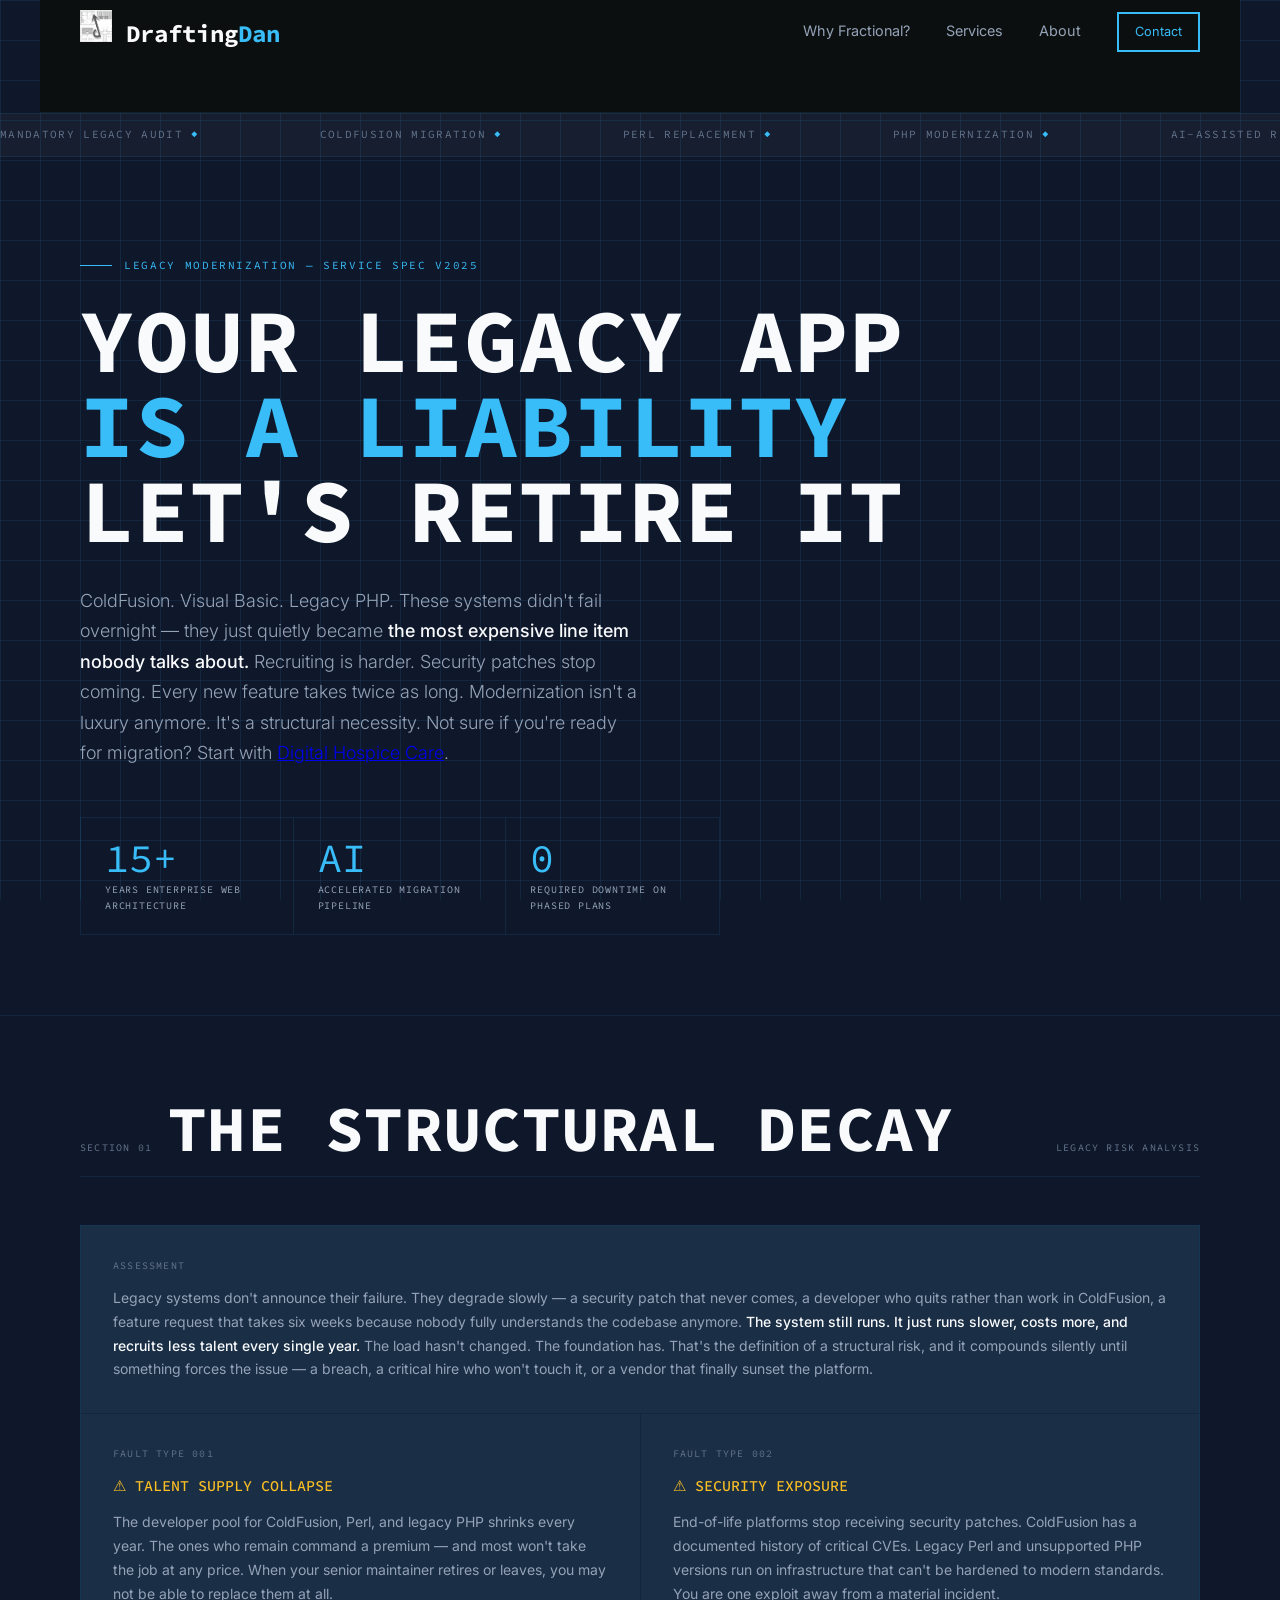
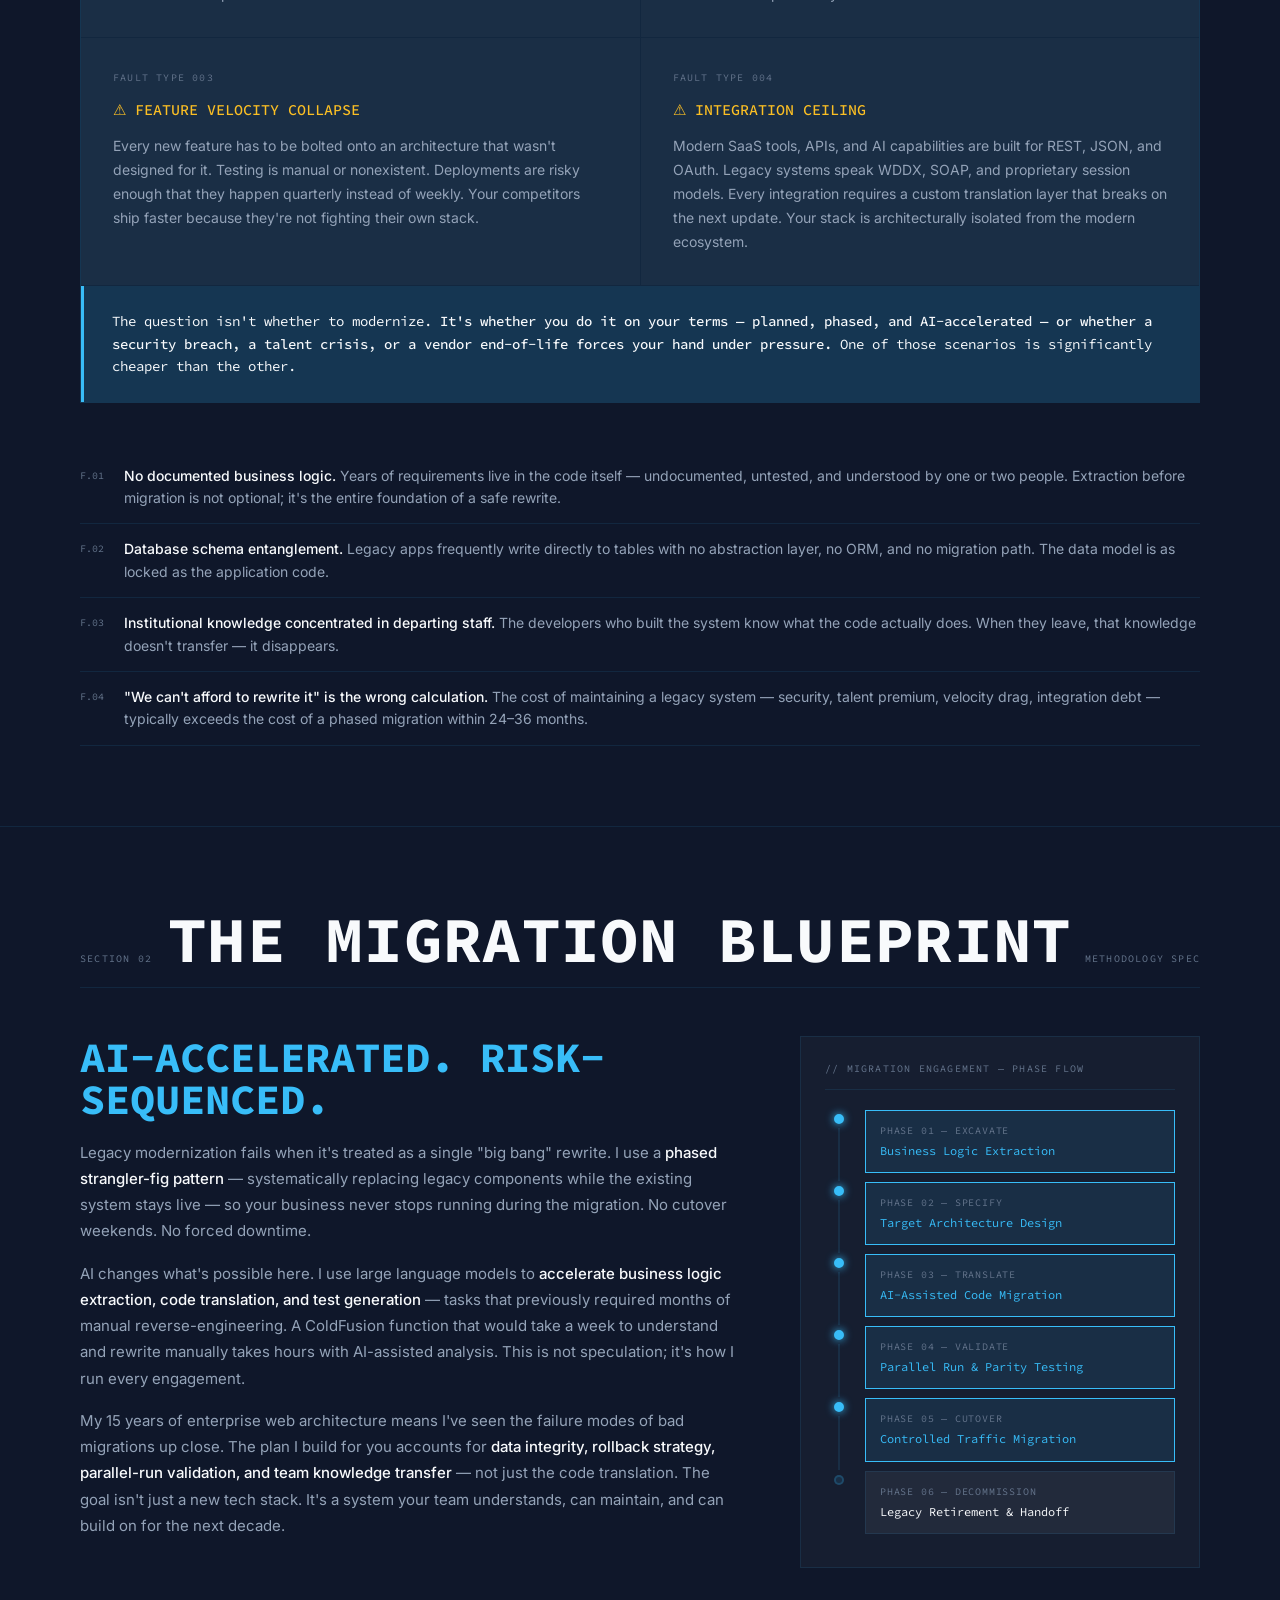
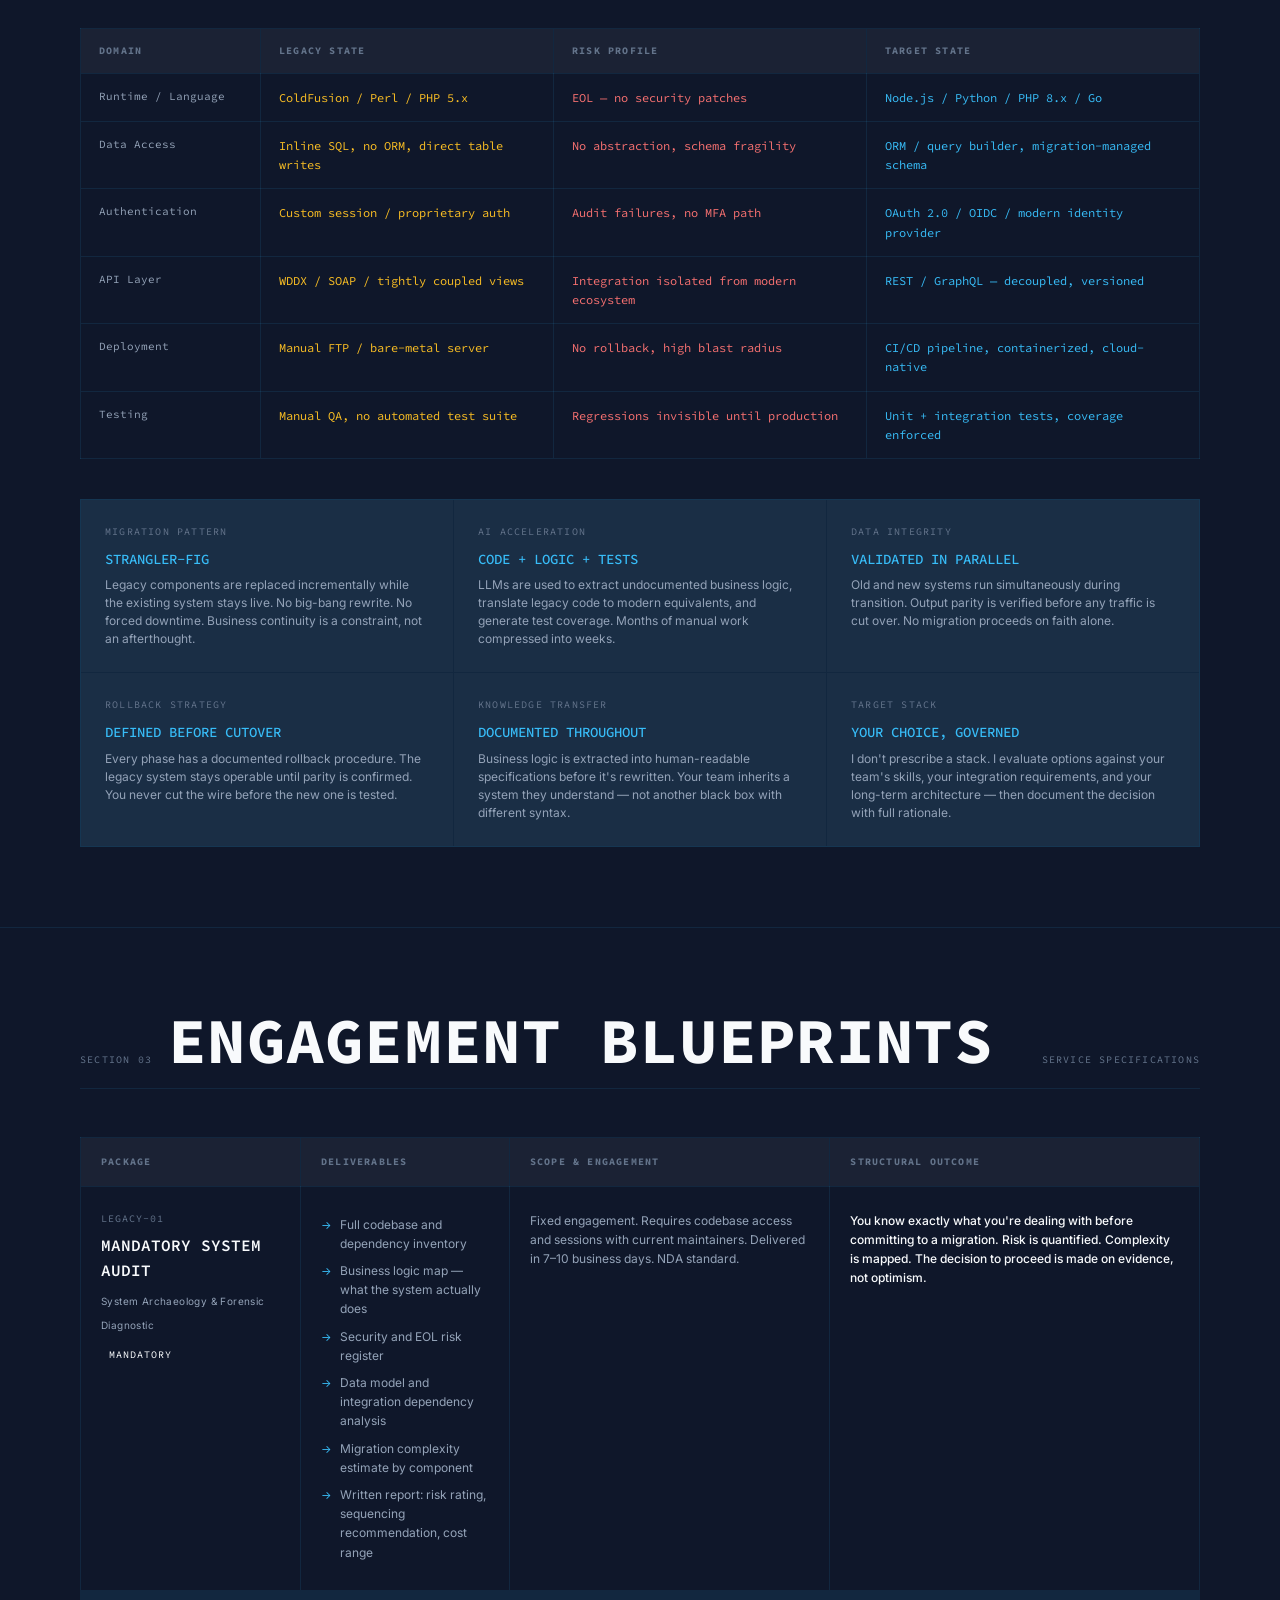
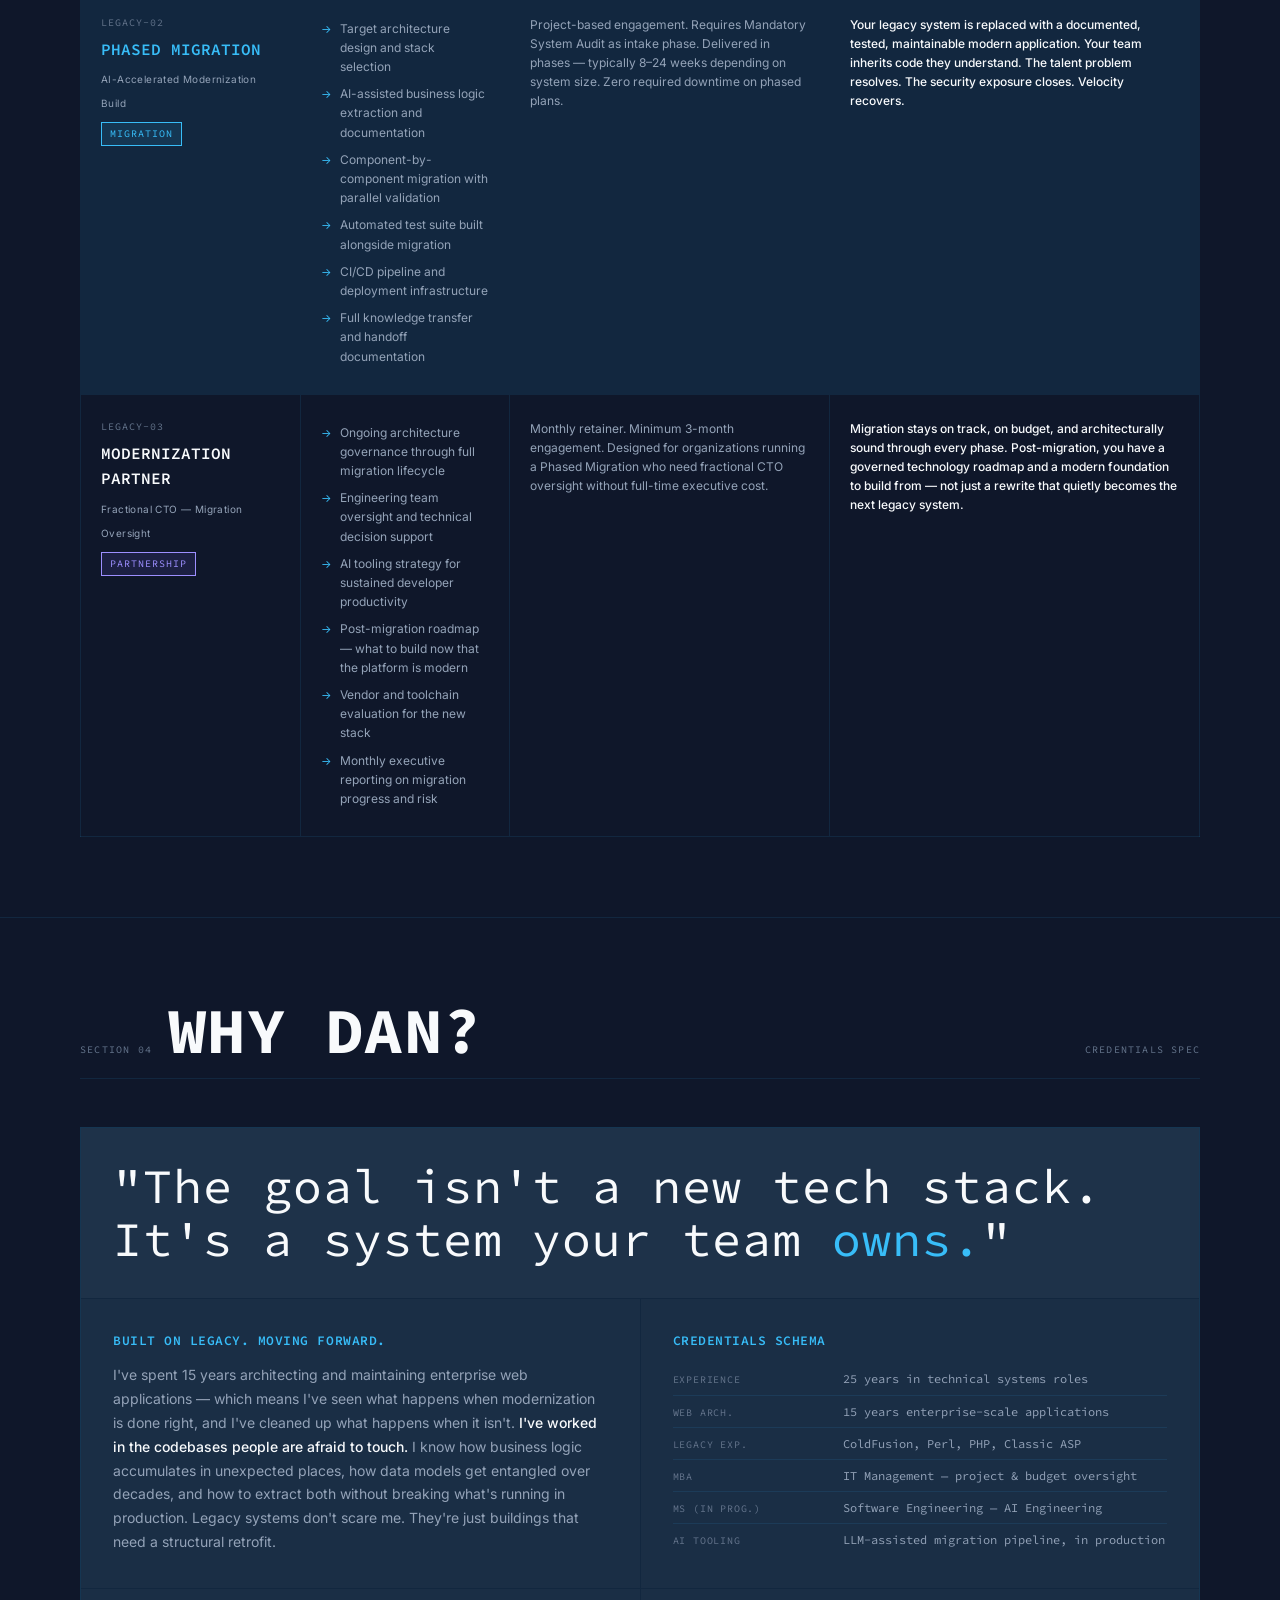
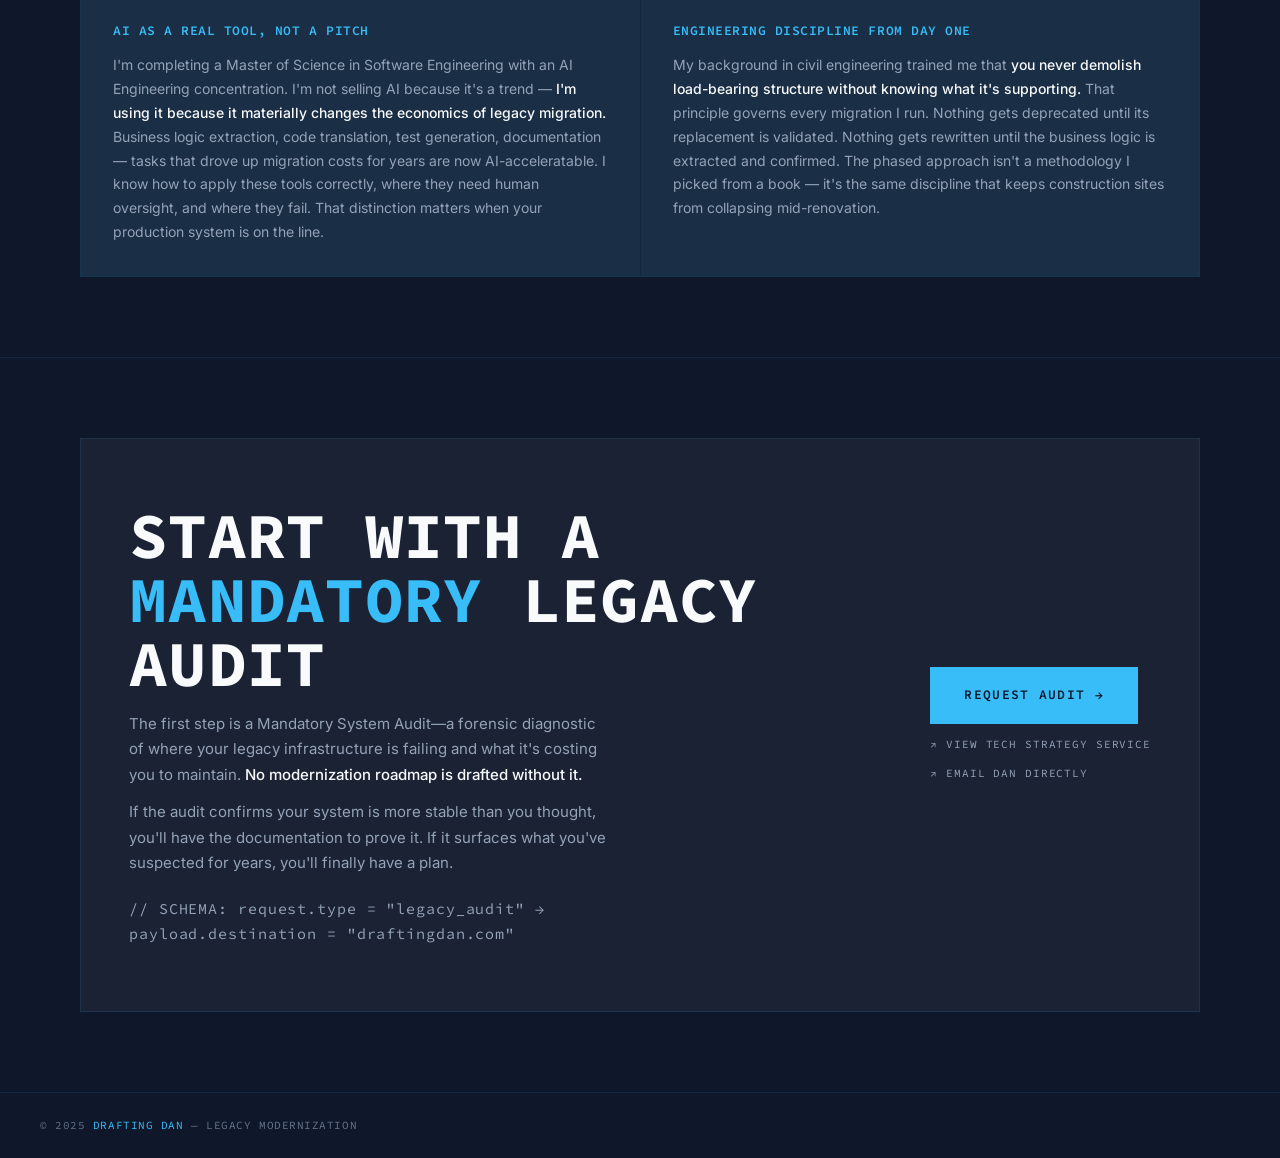
<file: legacy-modernization/index.html>
<!DOCTYPE html>
<html lang="en">

<head>
    <meta charset="UTF-8">
    <meta name="viewport" content="width=device-width, initial-scale=1.0">
    <title>Legacy Modernization — Drafting Dan</title>
    <link rel="preconnect" href="https://fonts.googleapis.com">
    <link rel="preconnect" href="https://fonts.gstatic.com" crossorigin>
    <link
        href="https://fonts.googleapis.com/css2?family=Inter:wght@300;400;600&family=Source+Code+Pro:wght@400;600;700&display=swap"
        rel="stylesheet">
    <meta name="description"
        content="AI-accelerated legacy modernization. DraftingDan transforms ColdFusion, Perl, and outdated PHP systems into scalable, maintainable modern architectures with no downtime.">
    <link rel="stylesheet" href="style.css">

    <!-- Canonical Tag -->
    <link rel="canonical" href="https://draftingdan.com/legacy-modernization/" />

    <!-- Open Graph / Facebook -->
    <meta property="og:type" content="website">
    <meta property="og:url" content="https://draftingdan.com/legacy-modernization/">
    <meta property="og:title" content="Legacy Modernization | DraftingDan">
    <meta property="og:description"
        content="Expert AI-accelerated legacy system modernization. Phased migrations for ColdFusion, Perl, and legacy PHP.">
    <meta property="og:image" content="https://draftingdan.com/ddlogo-bw.png">

    <!-- Twitter -->
    <meta property="twitter:card" content="summary_large_image">
    <meta property="twitter:url" content="https://draftingdan.com/legacy-modernization/">
    <meta property="twitter:title" content="Legacy Modernization | DraftingDan">
    <meta property="twitter:description"
        content="Expert AI-accelerated legacy system modernization. Phased migrations for ColdFusion, Perl, and legacy PHP.">
    <meta property="twitter:image" content="https://draftingdan.com/ddlogo-bw.png">
</head>

<body>

    <header>
        <nav class="container"
            style="display: flex; justify-content: space-between; align-items: center; padding-top: 2rem;">
            <div class="logo" style="font-family: var(--mono); font-size: 1.5rem; font-weight: 700;">
                <img src="/ddlogo-bw.png" alt="DraftingDan Logo" style="width: 2rem; height: 2rem;">
                <a href="/" style="text-decoration: none; color: inherit;">Drafting<span class="text-accent"
                        style="color: var(--accent);">Dan</span></a>
            </div>
            <div class="nav-links">
                <a href="/#benefits"
                    style="margin-left: 2rem; text-decoration: none; color: var(--ink-muted); font-size: 0.9rem; transition: color 0.3s;">Why
                    Fractional?</a>
                <a href="/#services"
                    style="margin-left: 2rem; text-decoration: none; color: var(--ink-muted); font-size: 0.9rem; transition: color 0.3s;">Services</a>
                <a href="/#about"
                    style="margin-left: 2rem; text-decoration: none; color: var(--ink-muted); font-size: 0.9rem; transition: color 0.3s;">About</a>
                <a href="/#contact" class="btn"
                    style="margin-left: 2rem; padding: 0.5rem 1rem; font-size: 0.8rem; border: 2px solid var(--accent); color: var(--accent); text-decoration: none; display: inline-block;">Contact</a>
            </div>
        </nav>
    </header>

    <div class="marquee-wrap">
        <div class="marquee-track">
            <span class="marquee-item">MANDATORY LEGACY AUDIT <span>◆</span></span>
            <span class="marquee-item">COLDFUSION MIGRATION <span>◆</span></span>
            <span class="marquee-item">PERL REPLACEMENT <span>◆</span></span>
            <span class="marquee-item">PHP MODERNIZATION <span>◆</span></span>
            <span class="marquee-item">AI-ASSISTED REFACTOR <span>◆</span></span>
            <span class="marquee-item">ZERO-DOWNTIME MIGRATION <span>◆</span></span>
            <span class="marquee-item">BLUEPRINTS FOR THE MODERN ENTERPRISE <span>◆</span></span>
            <span class="marquee-item">MANDATORY LEGACY AUDIT <span>◆</span></span>
            <span class="marquee-item">COLDFUSION MIGRATION <span>◆</span></span>
            <span class="marquee-item">PERL REPLACEMENT <span>◆</span></span>
            <span class="marquee-item">PHP MODERNIZATION <span>◆</span></span>
            <span class="marquee-item">AI-ASSISTED REFACTOR <span>◆</span></span>
            <span class="marquee-item">ZERO-DOWNTIME MIGRATION <span>◆</span></span>
            <span class="marquee-item">BLUEPRINTS FOR THE MODERN ENTERPRISE <span>◆</span></span>
        </div>
    </div>

    <!-- HERO -->
    <section class="hero">
        <p class="hero-eyebrow fade-in">LEGACY MODERNIZATION — SERVICE SPEC v2025</p>
        <h1 class="hero-headline fade-in delay-1">
            YOUR LEGACY APP<br>
            <span class="accent-line">IS A LIABILITY</span>
            LET'S RETIRE IT
        </h1>
        <p class="hero-sub fade-in delay-2">
            ColdFusion. Visual Basic. Legacy PHP. These systems didn't fail overnight — they just quietly became
            <strong>the most expensive line item nobody talks about.</strong> Recruiting is harder. Security
            patches stop coming. Every new feature takes twice as long. Modernization isn't a luxury anymore.
            It's a structural necessity.
            Not sure if you're ready for migration? Start with <a href="/digital-hospice">Digital Hospice Care</a>.
        </p>
        <div class="hero-data-strip fade-in delay-3">
            <div class="hero-stat">
                <div class="hero-stat-val">15+</div>
                <div class="hero-stat-label">Years Enterprise Web Architecture</div>
            </div>
            <div class="hero-stat">
                <div class="hero-stat-val">AI</div>
                <div class="hero-stat-label">Accelerated Migration Pipeline</div>
            </div>
            <div class="hero-stat">
                <div class="hero-stat-val">0</div>
                <div class="hero-stat-label">Required Downtime on Phased Plans</div>
            </div>
        </div>
    </section>

    <hr class="rule">

    <!-- PROBLEM -->
    <section class="container">
        <div class="section-header">
            <span class="section-tag">SECTION 01</span>
            <h2 class="section-title">THE STRUCTURAL DECAY</h2>
            <span class="section-num">LEGACY RISK ANALYSIS</span>
        </div>

        <div class="problem-grid">
            <div class="problem-cell full-width">
                <div class="cell-label">ASSESSMENT</div>
                <p>Legacy systems don't announce their failure. They degrade slowly — a security patch that never
                    comes, a developer who quits rather than work in ColdFusion, a feature request that takes six weeks
                    because nobody fully understands the codebase anymore. <strong>The system still runs. It just runs
                        slower, costs more, and recruits less talent every single year.</strong> The load hasn't
                    changed.
                    The foundation has. That's the definition of a structural risk, and it compounds silently until
                    something forces the issue — a breach, a critical hire who won't touch it, or a vendor that
                    finally sunset the platform.</p>
            </div>

            <div class="problem-cell">
                <div class="cell-label">FAULT TYPE 001</div>
                <h3>⚠ TALENT SUPPLY COLLAPSE</h3>
                <p>The developer pool for ColdFusion, Perl, and legacy PHP shrinks every year. The ones who remain
                    command a premium — and most won't take the job at any price. When your senior maintainer retires
                    or leaves, you may not be able to replace them at all.</p>
            </div>

            <div class="problem-cell">
                <div class="cell-label">FAULT TYPE 002</div>
                <h3>⚠ SECURITY EXPOSURE</h3>
                <p>End-of-life platforms stop receiving security patches. ColdFusion has a documented history of
                    critical CVEs. Legacy Perl and unsupported PHP versions run on infrastructure that can't be
                    hardened to modern standards. You are one exploit away from a material incident.</p>
            </div>

            <div class="problem-cell">
                <div class="cell-label">FAULT TYPE 003</div>
                <h3>⚠ FEATURE VELOCITY COLLAPSE</h3>
                <p>Every new feature has to be bolted onto an architecture that wasn't designed for it. Testing is
                    manual or nonexistent. Deployments are risky enough that they happen quarterly instead of weekly.
                    Your competitors ship faster because they're not fighting their own stack.</p>
            </div>

            <div class="problem-cell">
                <div class="cell-label">FAULT TYPE 004</div>
                <h3>⚠ INTEGRATION CEILING</h3>
                <p>Modern SaaS tools, APIs, and AI capabilities are built for REST, JSON, and OAuth. Legacy systems
                    speak WDDX, SOAP, and proprietary session models. Every integration requires a custom translation
                    layer that breaks on the next update. Your stack is architecturally isolated from the modern
                    ecosystem.</p>
            </div>

            <div class="problem-cell full-width callout-block">
                <p>The question isn't whether to modernize. <strong>It's whether you do it on your terms — planned,
                        phased, and AI-accelerated — or whether a security breach, a talent crisis, or a vendor
                        end-of-life forces your hand under pressure.</strong> One of those scenarios is significantly
                    cheaper than the other.</p>
            </div>
        </div>

        <div class="fault-list">
            <div class="fault-item">
                <span class="fault-index">F.01</span>
                <p class="fault-text"><strong>No documented business logic.</strong> Years of requirements live in
                    the code itself — undocumented, untested, and understood by one or two people. Extraction before
                    migration is not optional; it's the entire foundation of a safe rewrite.</p>
            </div>
            <div class="fault-item">
                <span class="fault-index">F.02</span>
                <p class="fault-text"><strong>Database schema entanglement.</strong> Legacy apps frequently write
                    directly to tables with no abstraction layer, no ORM, and no migration path. The data model is
                    as locked as the application code.</p>
            </div>
            <div class="fault-item">
                <span class="fault-index">F.03</span>
                <p class="fault-text"><strong>Institutional knowledge concentrated in departing staff.</strong>
                    The developers who built the system know what the code actually does. When they leave, that
                    knowledge doesn't transfer — it disappears.</p>
            </div>
            <div class="fault-item">
                <span class="fault-index">F.04</span>
                <p class="fault-text"><strong>"We can't afford to rewrite it" is the wrong calculation.</strong>
                    The cost of maintaining a legacy system — security, talent premium, velocity drag, integration
                    debt — typically exceeds the cost of a phased migration within 24–36 months.</p>
            </div>
        </div>
    </section>

    <hr class="rule">

    <!-- SOLUTION -->
    <section class="container">
        <div class="section-header">
            <span class="section-tag">SECTION 02</span>
            <h2 class="section-title">THE MIGRATION BLUEPRINT</h2>
            <span class="section-num">METHODOLOGY SPEC</span>
        </div>

        <div class="solution-intro">
            <div class="solution-intro-text">
                <h3>AI-ACCELERATED. RISK-SEQUENCED.</h3>
                <p>Legacy modernization fails when it's treated as a single "big bang" rewrite. I use a
                    <strong>phased strangler-fig pattern</strong> — systematically replacing legacy components
                    while the existing system stays live — so your business never stops running during the
                    migration. No cutover weekends. No forced downtime.
                </p>
                <p>AI changes what's possible here. I use large language models to <strong>accelerate business
                        logic extraction, code translation, and test generation</strong> — tasks that previously
                    required months of manual reverse-engineering. A ColdFusion function that would take a week
                    to understand and rewrite manually takes hours with AI-assisted analysis. This is not
                    speculation; it's how I run every engagement.</p>
                <p>My 15 years of enterprise web architecture means I've seen the failure modes of bad
                    migrations up close. The plan I build for you accounts for <strong>data integrity,
                        rollback strategy, parallel-run validation, and team knowledge transfer</strong> — not
                    just the code translation. The goal isn't just a new tech stack. It's a system your team
                    understands, can maintain, and can build on for the next decade.</p>
            </div>

            <div class="roadmap-diagram">
                <div class="diagram-header">// MIGRATION ENGAGEMENT — PHASE FLOW</div>

                <div class="roadmap-phase">
                    <div class="phase-marker">
                        <div class="phase-dot active"></div>
                        <div class="phase-line"></div>
                    </div>
                    <div class="phase-body active">
                        <div class="phase-label">PHASE 01 — EXCAVATE</div>
                        <div class="phase-val">Business Logic Extraction</div>
                    </div>
                </div>
                <div class="roadmap-phase">
                    <div class="phase-marker">
                        <div class="phase-dot active"></div>
                        <div class="phase-line"></div>
                    </div>
                    <div class="phase-body active">
                        <div class="phase-label">PHASE 02 — SPECIFY</div>
                        <div class="phase-val">Target Architecture Design</div>
                    </div>
                </div>
                <div class="roadmap-phase">
                    <div class="phase-marker">
                        <div class="phase-dot active"></div>
                        <div class="phase-line"></div>
                    </div>
                    <div class="phase-body active">
                        <div class="phase-label">PHASE 03 — TRANSLATE</div>
                        <div class="phase-val">AI-Assisted Code Migration</div>
                    </div>
                </div>
                <div class="roadmap-phase">
                    <div class="phase-marker">
                        <div class="phase-dot active"></div>
                        <div class="phase-line"></div>
                    </div>
                    <div class="phase-body active">
                        <div class="phase-label">PHASE 04 — VALIDATE</div>
                        <div class="phase-val">Parallel Run &amp; Parity Testing</div>
                    </div>
                </div>
                <div class="roadmap-phase">
                    <div class="phase-marker">
                        <div class="phase-dot active"></div>
                        <div class="phase-line"></div>
                    </div>
                    <div class="phase-body active">
                        <div class="phase-label">PHASE 05 — CUTOVER</div>
                        <div class="phase-val">Controlled Traffic Migration</div>
                    </div>
                </div>
                <div class="roadmap-phase">
                    <div class="phase-marker">
                        <div class="phase-dot"></div>
                    </div>
                    <div class="phase-body">
                        <div class="phase-label">PHASE 06 — DECOMMISSION</div>
                        <div class="phase-val">Legacy Retirement &amp; Handoff</div>
                    </div>
                </div>
            </div>
        </div>

        <!-- Stack comparison table -->
        <table class="stack-compare">
            <thead>
                <tr>
                    <th style="width: 180px;">DOMAIN</th>
                    <th>LEGACY STATE</th>
                    <th>RISK PROFILE</th>
                    <th>TARGET STATE</th>
                </tr>
            </thead>
            <tbody>
                <tr>
                    <td class="row-label">Runtime / Language</td>
                    <td class="col-legacy">ColdFusion / Perl / PHP 5.x</td>
                    <td class="col-risk">EOL — no security patches</td>
                    <td class="col-target">Node.js / Python / PHP 8.x / Go</td>
                </tr>
                <tr>
                    <td class="row-label">Data Access</td>
                    <td class="col-legacy">Inline SQL, no ORM, direct table writes</td>
                    <td class="col-risk">No abstraction, schema fragility</td>
                    <td class="col-target">ORM / query builder, migration-managed schema</td>
                </tr>
                <tr>
                    <td class="row-label">Authentication</td>
                    <td class="col-legacy">Custom session / proprietary auth</td>
                    <td class="col-risk">Audit failures, no MFA path</td>
                    <td class="col-target">OAuth 2.0 / OIDC / modern identity provider</td>
                </tr>
                <tr>
                    <td class="row-label">API Layer</td>
                    <td class="col-legacy">WDDX / SOAP / tightly coupled views</td>
                    <td class="col-risk">Integration isolated from modern ecosystem</td>
                    <td class="col-target">REST / GraphQL — decoupled, versioned</td>
                </tr>
                <tr>
                    <td class="row-label">Deployment</td>
                    <td class="col-legacy">Manual FTP / bare-metal server</td>
                    <td class="col-risk">No rollback, high blast radius</td>
                    <td class="col-target">CI/CD pipeline, containerized, cloud-native</td>
                </tr>
                <tr>
                    <td class="row-label">Testing</td>
                    <td class="col-legacy">Manual QA, no automated test suite</td>
                    <td class="col-risk">Regressions invisible until production</td>
                    <td class="col-target">Unit + integration tests, coverage enforced</td>
                </tr>
            </tbody>
        </table>

        <div class="tech-specs">
            <div class="spec-cell">
                <div class="spec-cell-label">MIGRATION PATTERN</div>
                <div class="spec-cell-val">STRANGLER-FIG</div>
                <div class="spec-cell-desc">Legacy components are replaced incrementally while the existing system
                    stays live. No big-bang rewrite. No forced downtime. Business continuity is a constraint,
                    not an afterthought.</div>
            </div>
            <div class="spec-cell">
                <div class="spec-cell-label">AI ACCELERATION</div>
                <div class="spec-cell-val">CODE + LOGIC + TESTS</div>
                <div class="spec-cell-desc">LLMs are used to extract undocumented business logic, translate legacy
                    code to modern equivalents, and generate test coverage. Months of manual work compressed
                    into weeks.</div>
            </div>
            <div class="spec-cell">
                <div class="spec-cell-label">DATA INTEGRITY</div>
                <div class="spec-cell-val">VALIDATED IN PARALLEL</div>
                <div class="spec-cell-desc">Old and new systems run simultaneously during transition. Output
                    parity is verified before any traffic is cut over. No migration proceeds on faith alone.</div>
            </div>
            <div class="spec-cell">
                <div class="spec-cell-label">ROLLBACK STRATEGY</div>
                <div class="spec-cell-val">DEFINED BEFORE CUTOVER</div>
                <div class="spec-cell-desc">Every phase has a documented rollback procedure. The legacy system
                    stays operable until parity is confirmed. You never cut the wire before the new one
                    is tested.</div>
            </div>
            <div class="spec-cell">
                <div class="spec-cell-label">KNOWLEDGE TRANSFER</div>
                <div class="spec-cell-val">DOCUMENTED THROUGHOUT</div>
                <div class="spec-cell-desc">Business logic is extracted into human-readable specifications before
                    it's rewritten. Your team inherits a system they understand — not another black box with
                    different syntax.</div>
            </div>
            <div class="spec-cell">
                <div class="spec-cell-label">TARGET STACK</div>
                <div class="spec-cell-val">YOUR CHOICE, GOVERNED</div>
                <div class="spec-cell-desc">I don't prescribe a stack. I evaluate options against your team's
                    skills, your integration requirements, and your long-term architecture — then document
                    the decision with full rationale.</div>
            </div>
        </div>
    </section>

    <hr class="rule">

    <!-- PACKAGES -->
    <section class="container">
        <div class="section-header">
            <span class="section-tag">SECTION 03</span>
            <h2 class="section-title">ENGAGEMENT BLUEPRINTS</h2>
            <span class="section-num">SERVICE SPECIFICATIONS</span>
        </div>

        <div class="table-wrap">
            <table class="packages-table">
                <thead class="packages-thead">
                    <tr>
                        <th style="width:220px">PACKAGE</th>
                        <th>DELIVERABLES</th>
                        <th>SCOPE &amp; ENGAGEMENT</th>
                        <th>STRUCTURAL OUTCOME</th>
                    </tr>
                </thead>
                <tbody>
                    <tr class="pkg-row">
                        <td class="pkg-cell">
                            <span class="pkg-id">LEGACY-01</span>
                            <span class="pkg-name">MANDATORY SYSTEM AUDIT</span>
                            <span class="pkg-subtitle">System Archaeology & Forensic Diagnostic</span>
                            <div class="pkg-investment">
                                <span class="investment-label">STANDARD FEE</span>
                                <span class="investment-val">$15,000</span>
                            </div>
                            <div><span class="badge-tier badge-audit">MANDATORY</span></div>
                        </td>
                        <td class="pkg-cell">
                            <div class="pkg-deliverable">
                                <ul>
                                    <li>Full codebase and dependency inventory</li>
                                    <li>Business logic map — what the system actually does</li>
                                    <li>Security and EOL risk register</li>
                                    <li>Data model and integration dependency analysis</li>
                                    <li>Migration complexity estimate by component</li>
                                    <li>Written report: risk rating, sequencing recommendation, cost range</li>
                                </ul>
                            </div>
                        </td>
                        <td class="pkg-cell">
                            <div class="pkg-scope">Fixed engagement. Requires codebase access and sessions with
                                current maintainers. Delivered in 7–10 business days. NDA standard.</div>
                        </td>
                        <td class="pkg-cell">
                            <div class="pkg-outcome">You know exactly what you're dealing with before committing
                                to a migration. Risk is quantified. Complexity is mapped. The decision to proceed
                                is made on evidence, not optimism.</div>
                        </td>
                    </tr>

                    <tr class="pkg-row highlight-row">
                        <td class="pkg-cell">
                            <span class="pkg-id">LEGACY-02</span>
                            <span class="pkg-name">PHASED MIGRATION</span>
                            <span class="pkg-subtitle">AI-Accelerated Modernization Build</span>
                            <div class="pkg-investment">
                                <span class="investment-label">SINGLE MIGRATION</span>
                                <span class="investment-val">$80,000+</span>
                            </div>
                            <div><span class="badge-tier badge-migration">MIGRATION</span></div>
                        </td>
                        <td class="pkg-cell">
                            <div class="pkg-deliverable">
                                <ul>
                                    <li>Target architecture design and stack selection</li>
                                    <li>AI-assisted business logic extraction and documentation</li>
                                    <li>Component-by-component migration with parallel validation</li>
                                    <li>Automated test suite built alongside migration</li>
                                    <li>CI/CD pipeline and deployment infrastructure</li>
                                    <li>Full knowledge transfer and handoff documentation</li>
                                </ul>
                            </div>
                        </td>
                        <td class="pkg-cell">
                            <div class="pkg-scope">Project-based engagement. Requires Mandatory System Audit as intake
                                phase.
                                Delivered in phases — typically 8–24 weeks depending on system size. Zero required
                                downtime on phased plans.</div>
                        </td>
                        <td class="pkg-cell">
                            <div class="pkg-outcome">Your legacy system is replaced with a documented, tested,
                                maintainable modern application. Your team inherits code they understand. The
                                talent problem resolves. The security exposure closes. Velocity recovers.</div>
                        </td>
                    </tr>

                    <tr class="pkg-row">
                        <td class="pkg-cell">
                            <span class="pkg-id">LEGACY-03</span>
                            <span class="pkg-name">MODERNIZATION PARTNER</span>
                            <span class="pkg-subtitle">Fractional CTO — Migration Oversight</span>
                            <div class="pkg-investment">
                                <span class="investment-label">MONTHLY PARTNER</span>
                                <span class="investment-val">$10,000<span class="per-month">/mo</span></span>
                            </div>
                            <div><span class="badge-tier badge-partner">PARTNERSHIP</span></div>
                        </td>
                        <td class="pkg-cell">
                            <div class="pkg-deliverable">
                                <ul>
                                    <li>Ongoing architecture governance through full migration lifecycle</li>
                                    <li>Engineering team oversight and technical decision support</li>
                                    <li>AI tooling strategy for sustained developer productivity</li>
                                    <li>Post-migration roadmap — what to build now that the platform is modern</li>
                                    <li>Vendor and toolchain evaluation for the new stack</li>
                                    <li>Monthly executive reporting on migration progress and risk</li>
                                </ul>
                            </div>
                        </td>
                        <td class="pkg-cell">
                            <div class="pkg-scope">Monthly retainer. Minimum 3-month engagement. Designed for
                                organizations running a Phased Migration who need fractional CTO oversight
                                without full-time executive cost.</div>
                        </td>
                        <td class="pkg-cell">
                            <div class="pkg-outcome">Migration stays on track, on budget, and architecturally
                                sound through every phase. Post-migration, you have a governed technology
                                roadmap and a modern foundation to build from — not just a rewrite that
                                quietly becomes the next legacy system.</div>
                        </td>
                    </tr>
                </tbody>
            </table>
        </div>
    </section>

    <hr class="rule">

    <!-- WHY DAN -->
    <section class="container">
        <div class="section-header">
            <span class="section-tag">SECTION 04</span>
            <h2 class="section-title">WHY DAN?</h2>
            <span class="section-num">CREDENTIALS SPEC</span>
        </div>

        <div class="why-dan-grid">
            <div class="why-cell wide">
                <blockquote>"The goal isn't a new tech stack.<br>It's a system your team <span>owns.</span>"
                </blockquote>
            </div>

            <div class="why-cell">
                <h3>BUILT ON LEGACY. MOVING FORWARD.</h3>
                <p>I've spent 15 years architecting and maintaining enterprise web applications — which means I've
                    seen what happens when modernization is done right, and I've cleaned up what happens when it
                    isn't. <strong>I've worked in the codebases people are afraid to touch.</strong> I know how
                    business logic accumulates in unexpected places, how data models get entangled over decades,
                    and how to extract both without breaking what's running in production. Legacy systems don't
                    scare me. They're just buildings that need a structural retrofit.</p>
            </div>

            <div class="why-cell">
                <h3>CREDENTIALS SCHEMA</h3>
                <ul class="credentials-list">
                    <li><span class="cred-key">EXPERIENCE</span> 25 years in technical systems roles</li>
                    <li><span class="cred-key">WEB ARCH.</span> 15 years enterprise-scale applications</li>
                    <li><span class="cred-key">LEGACY EXP.</span> ColdFusion, Perl, PHP, Classic ASP</li>
                    <li><span class="cred-key">MBA</span> IT Management — project &amp; budget oversight</li>
                    <li><span class="cred-key">MS (in prog.)</span> Software Engineering — AI Engineering</li>
                    <li><span class="cred-key">AI TOOLING</span> LLM-assisted migration pipeline, in production</li>
                </ul>
            </div>

            <div class="why-cell">
                <h3>AI AS A REAL TOOL, NOT A PITCH</h3>
                <p>I'm completing a Master of Science in Software Engineering with an AI Engineering concentration.
                    I'm not selling AI because it's a trend — <strong>I'm using it because it materially
                        changes the economics of legacy migration.</strong> Business logic extraction, code
                    translation, test generation, documentation — tasks that drove up migration costs for
                    years are now AI-acceleratable. I know how to apply these tools correctly, where they
                    need human oversight, and where they fail. That distinction matters when your production
                    system is on the line.</p>
            </div>

            <div class="why-cell">
                <h3>ENGINEERING DISCIPLINE FROM DAY ONE</h3>
                <p>My background in civil engineering trained me that <strong>you never demolish load-bearing
                        structure without knowing what it's supporting.</strong> That principle governs every
                    migration I run. Nothing gets deprecated until its replacement is validated. Nothing
                    gets rewritten until the business logic is extracted and confirmed. The phased approach
                    isn't a methodology I picked from a book — it's the same discipline that keeps
                    construction sites from collapsing mid-renovation.</p>
            </div>
        </div>
    </section>

    <hr class="rule">

    <section class="container" id="legacy-consult">
        <div class="cta-section">
            <div>
                <h2>START WITH A <span>MANDATORY</span> LEGACY AUDIT</h2>
                <p>The first step is a Mandatory System Audit—a forensic diagnostic of where your legacy infrastructure
                    is
                    failing and what it's costing you to maintain. <strong>No modernization roadmap is drafted without
                        it.</strong>
                </p>
                <p style="margin-top:12px">If the audit confirms your system is more stable than you thought,
                    you'll have the documentation to prove it. If it surfaces what you've suspected for years,
                    you'll finally have a plan.</p>
                <p class="cta-schema">// SCHEMA: request.type = "legacy_audit" → payload.destination = "draftingdan.com"
                </p>
            </div>
            <div class="cta-block">
                <a href="mailto:inquiry@draftingdan.com" class="btn-primary">REQUEST AUDIT →</a>
                <a href="/tech-strategy" class="btn-secondary">↗ VIEW TECH STRATEGY SERVICE</a>
                <a href="mailto:daniel@draftingdan.com" class="btn-secondary">↗ EMAIL DAN DIRECTLY</a>
            </div>
        </div>
    </section>

    <footer>
        <p>© 2025 <a href="https://www.draftingdan.com">DRAFTING DAN</a> — LEGACY MODERNIZATION
</file>
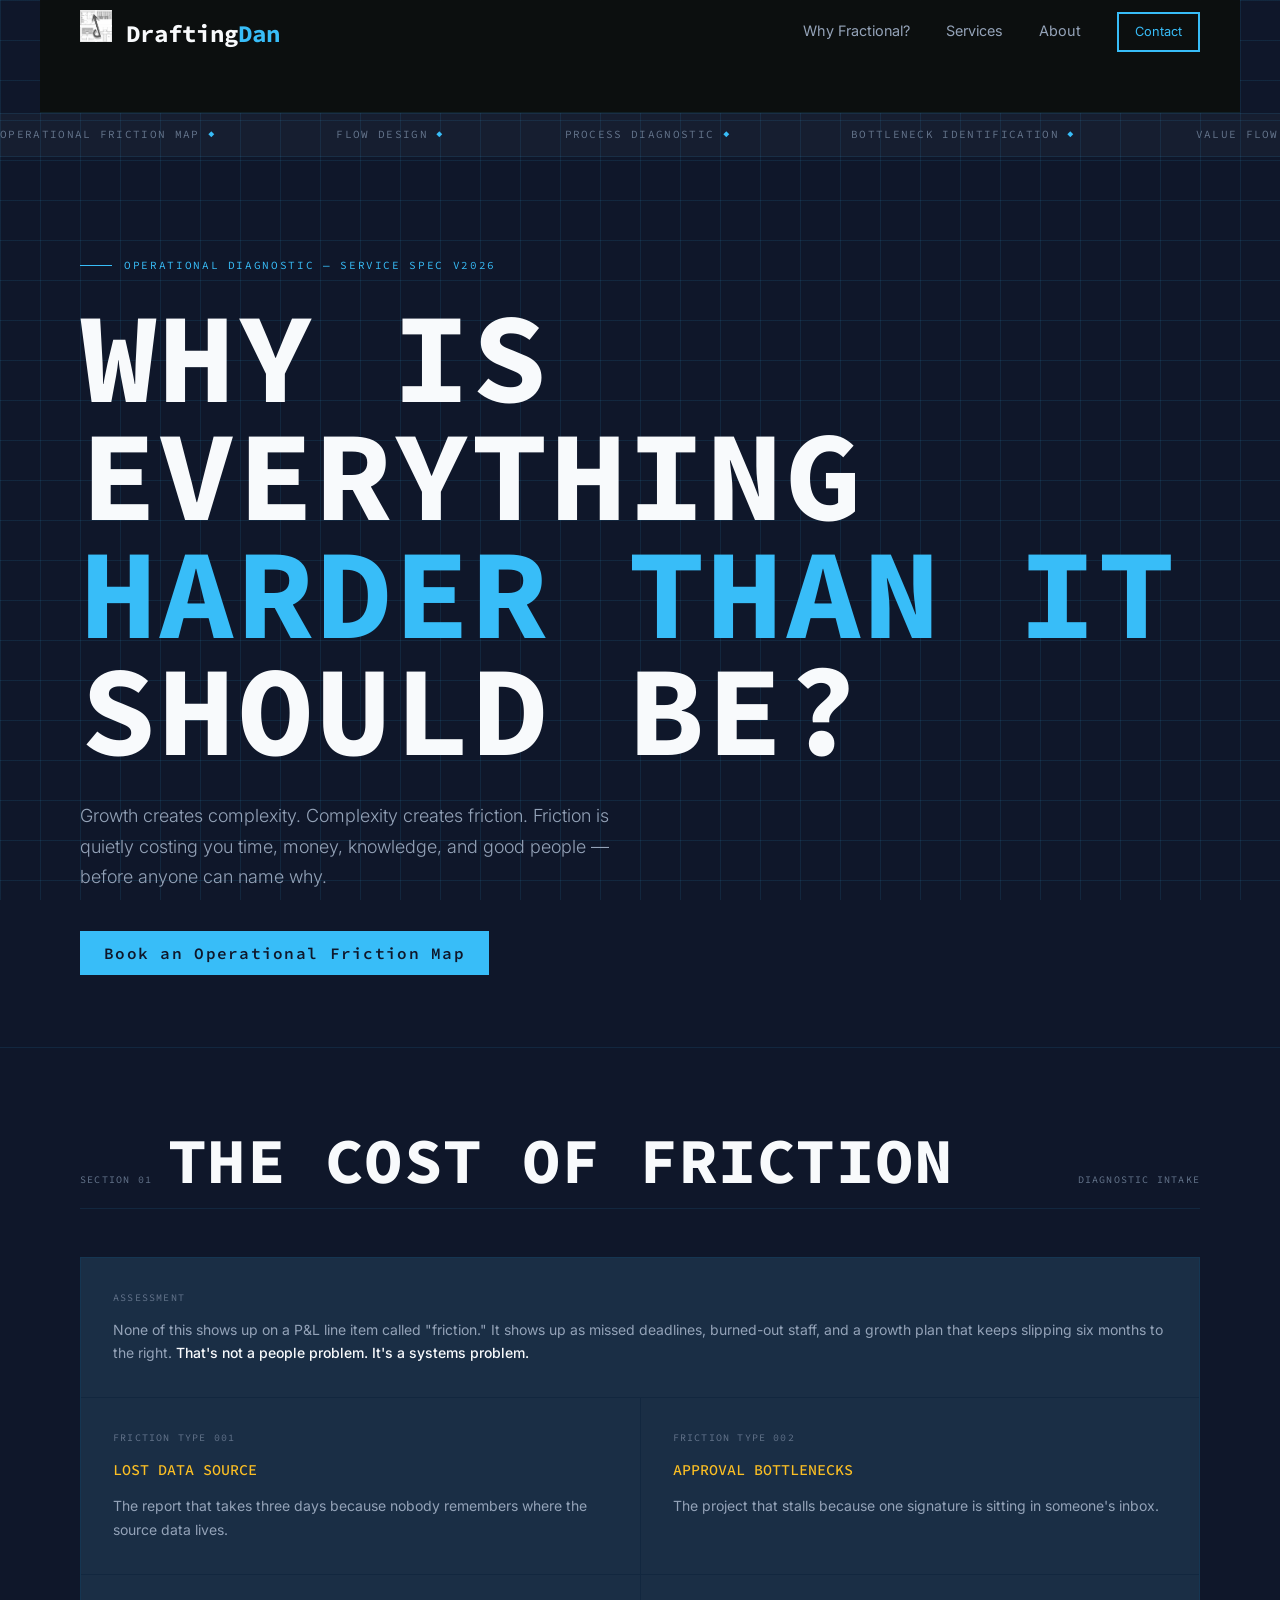
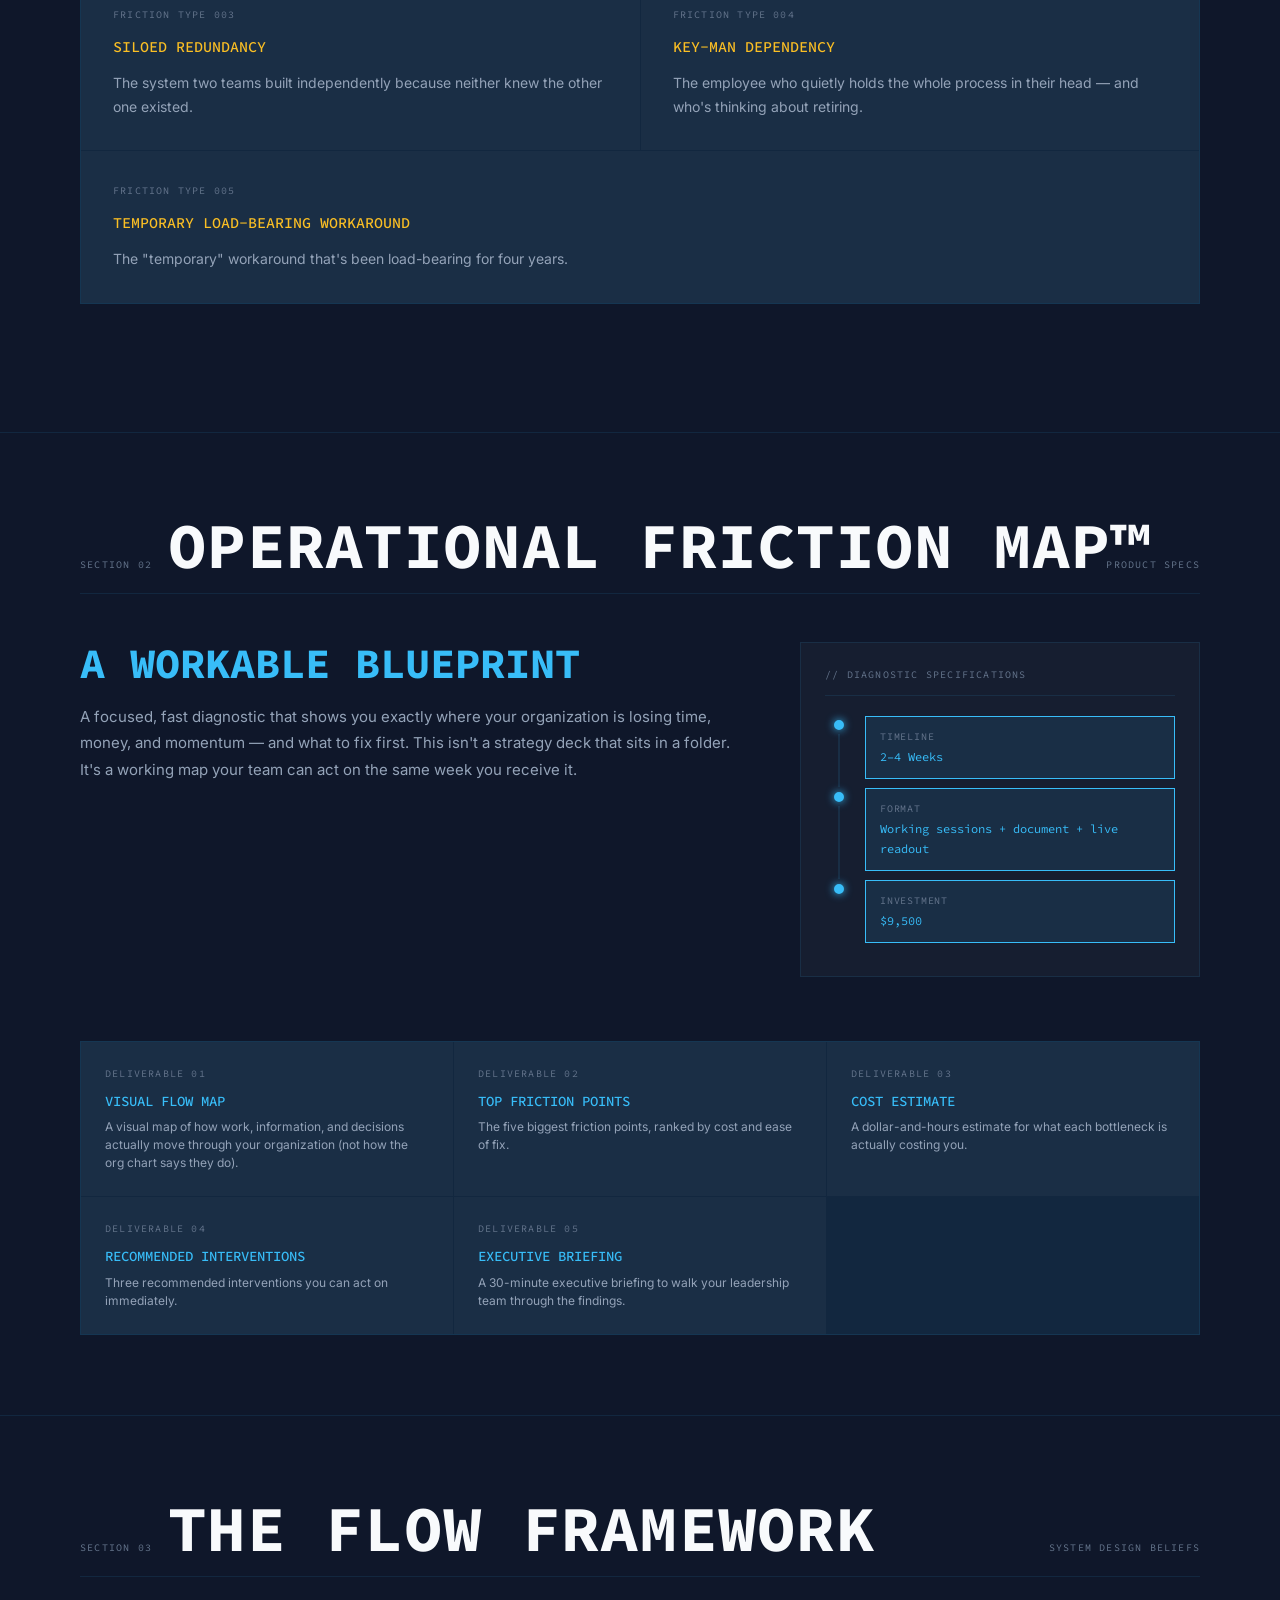
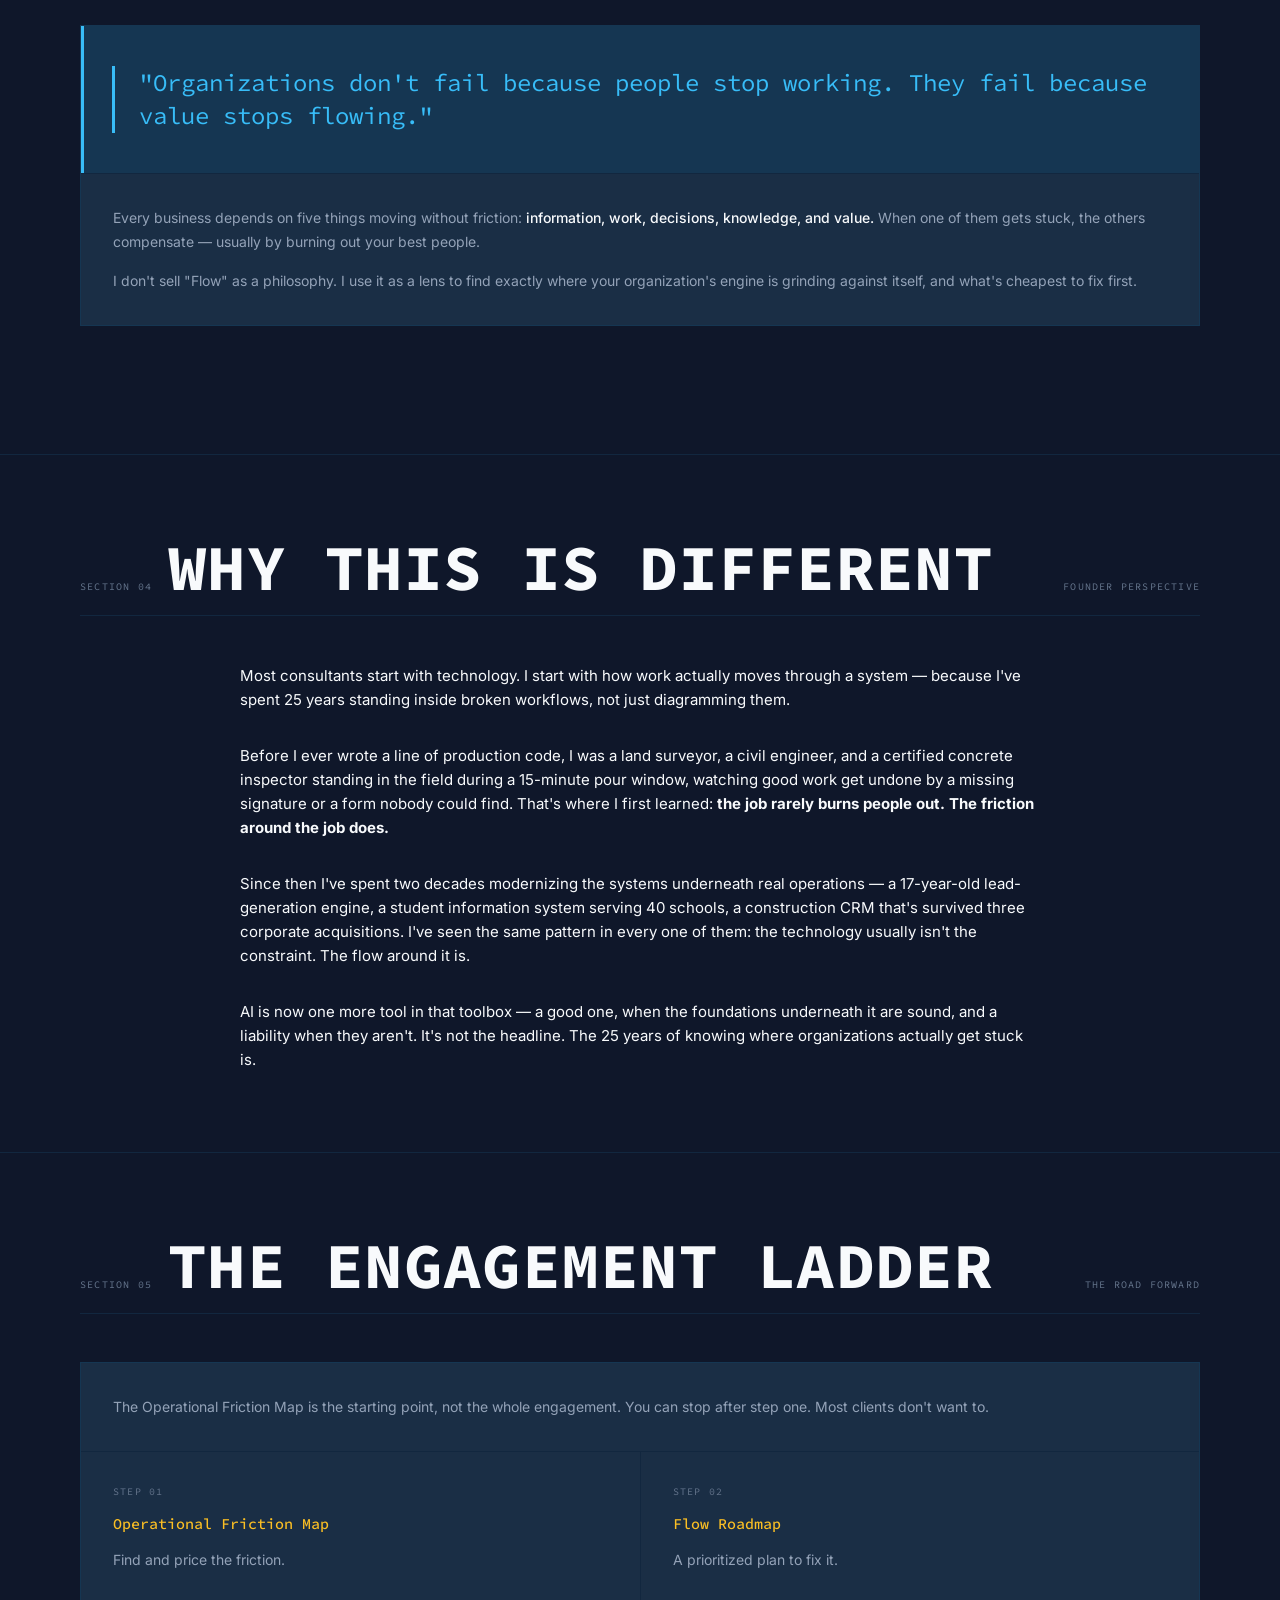
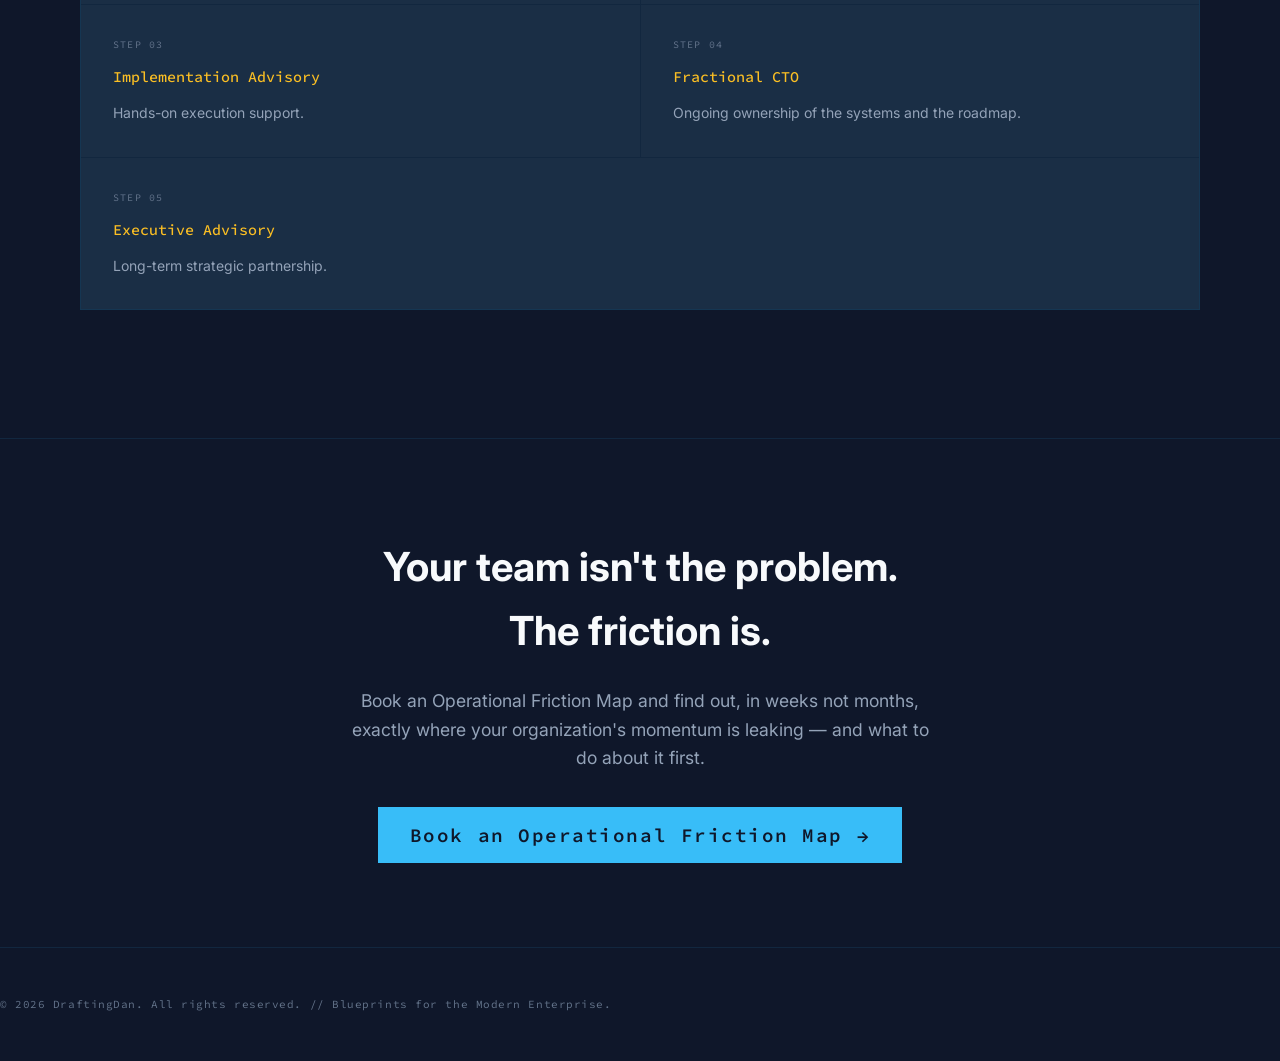
<file: operational-friction-map/index.html>
<!DOCTYPE html>
<html lang="en">

<head>
    <meta charset="UTF-8">
    <meta name="viewport" content="width=device-width, initial-scale=1.0">
    <title>Operational Friction Map — Drafting Dan</title>
    <!-- Fonts: Inter and Source Code Pro -->
    <link rel="preconnect" href="https://fonts.googleapis.com">
    <link rel="preconnect" href="https://fonts.gstatic.com" crossorigin>
    <link
        href="https://fonts.googleapis.com/css2?family=Inter:wght@300;400;600&family=Source+Code+Pro:wght@400;600;700&display=swap"
        rel="stylesheet">
    <meta name="description"
        content="A focused, fast diagnostic that shows you exactly where your organization is losing time, money, and momentum — and what to fix first.">
    <link rel="stylesheet" href="style.css">

    <!-- Canonical Tag -->
    <link rel="canonical" href="https://draftingdan.com/operational-friction-map/" />

    <!-- Open Graph / Facebook -->
    <meta property="og:type" content="website">
    <meta property="og:url" content="https://draftingdan.com/operational-friction-map/">
    <meta property="og:title" content="Operational Friction Map | DraftingDan">
    <meta property="og:description"
        content="Identify bottlenecks, estimate wasted hours/dollars, and get a clear operational intervention plan in 2-4 weeks.">
    <meta property="og:image" content="https://draftingdan.com/ddlogo-bw.png">

    <!-- Twitter -->
    <meta property="twitter:card" content="summary_large_image">
    <meta property="twitter:url" content="https://draftingdan.com/operational-friction-map/">
    <meta property="twitter:title" content="Operational Friction Map | DraftingDan">
    <meta property="twitter:description"
        content="Identify bottlenecks, estimate wasted hours/dollars, and get a clear operational intervention plan in 2-4 weeks.">
    <meta property="twitter:image" content="https://draftingdan.com/ddlogo-bw.png">
</head>

<body>

    <header>
        <nav class="container"
            style="display: flex; justify-content: space-between; align-items: center; padding-top: 2rem;">
            <div class="logo" style="font-family: var(--mono); font-size: 1.5rem; font-weight: 700;">
                <img src="/ddlogo-bw.png" alt="DraftingDan Logo" style="width: 2rem; height: 2rem;">
                <a href="/" style="text-decoration: none; color: inherit;">Drafting<span class="text-accent"
                        style="color: var(--accent);">Dan</span></a>
            </div>
            <div class="nav-links">
                <a href="/#benefits"
                    style="margin-left: 2rem; text-decoration: none; color: var(--ink-muted); font-size: 0.9rem; transition: color 0.3s;">Why
                    Fractional?</a>
                <a href="/#services"
                    style="margin-left: 2rem; text-decoration: none; color: var(--ink-muted); font-size: 0.9rem; transition: color 0.3s;">Services</a>
                <a href="/#about"
                    style="margin-left: 2rem; text-decoration: none; color: var(--ink-muted); font-size: 0.9rem; transition: color 0.3s;">About</a>
                <a href="/#contact" class="btn"
                    style="margin-left: 2rem; padding: 0.5rem 1rem; font-size: 0.8rem; border: 2px solid var(--accent); color: var(--accent); text-decoration: none; display: inline-block;">Contact</a>
            </div>
        </nav>
    </header>

    <div class="marquee-wrap">
        <div class="marquee-track">
            <span class="marquee-item">OPERATIONAL FRICTION MAP <span>◆</span></span>
            <span class="marquee-item">FLOW DESIGN <span>◆</span></span>
            <span class="marquee-item">PROCESS DIAGNOSTIC <span>◆</span></span>
            <span class="marquee-item">BOTTLENECK IDENTIFICATION <span>◆</span></span>
            <span class="marquee-item">VALUE FLOW ANALYSIS <span>◆</span></span>
            <span class="marquee-item">OPERATIONAL FRICTION MAP <span>◆</span></span>
            <span class="marquee-item">FLOW DESIGN <span>◆</span></span>
            <span class="marquee-item">PROCESS DIAGNOSTIC <span>◆</span></span>
            <span class="marquee-item">BOTTLENECK IDENTIFICATION <span>◆</span></span>
            <span class="marquee-item">VALUE FLOW ANALYSIS <span>◆</span></span>
        </div>
    </div>

    <!-- HERO -->
    <section class="hero">
        <p class="hero-eyebrow fade-in">OPERATIONAL DIAGNOSTIC — SERVICE SPEC v2026</p>
        <h1 class="hero-headline fade-in delay-1">
            WHY IS EVERYTHING<br>
            <span class="accent-line">HARDER THAN IT</span>
            SHOULD BE?
        </h1>
        <p class="hero-sub fade-in delay-2">
            Growth creates complexity. Complexity creates friction. Friction is quietly costing you time, money, knowledge, and good people — before anyone can name why.
        </p>
        <div class="hero-cta fade-in delay-3" style="margin-top: 2rem;">
            <a href="/#contact" class="nav-cta" style="font-size: 1rem; padding: 12px 24px;">Book an Operational Friction Map</a>
        </div>
    </section>

    <hr class="rule">

    <!-- PROBLEM -->
    <section class="container">
        <div class="section-header">
            <span class="section-tag">SECTION 01</span>
            <h2 class="section-title">THE COST OF FRICTION</h2>
            <span class="section-num">DIAGNOSTIC INTAKE</span>
        </div>

        <div class="problem-grid">
            <div class="problem-cell full-width">
                <div class="cell-label">ASSESSMENT</div>
                <p>None of this shows up on a P&L line item called "friction." It shows up as missed deadlines, burned-out staff, and a growth plan that keeps slipping six months to the right. <strong>That's not a people problem. It's a systems problem.</strong></p>
            </div>

            <div class="problem-cell">
                <div class="cell-label">FRICTION TYPE 001</div>
                <h3>LOST DATA SOURCE</h3>
                <p>The report that takes three days because nobody remembers where the source data lives.</p>
            </div>

            <div class="problem-cell">
                <div class="cell-label">FRICTION TYPE 002</div>
                <h3>APPROVAL BOTTLENECKS</h3>
                <p>The project that stalls because one signature is sitting in someone's inbox.</p>
            </div>

            <div class="problem-cell">
                <div class="cell-label">FRICTION TYPE 003</div>
                <h3>SILOED REDUNDANCY</h3>
                <p>The system two teams built independently because neither knew the other one existed.</p>
            </div>

            <div class="problem-cell">
                <div class="cell-label">FRICTION TYPE 004</div>
                <h3>KEY-MAN DEPENDENCY</h3>
                <p>The employee who quietly holds the whole process in their head — and who's thinking about retiring.</p>
            </div>

            <div class="problem-cell full-width">
                <div class="cell-label">FRICTION TYPE 005</div>
                <h3>TEMPORARY LOAD-BEARING WORKAROUND</h3>
                <p>The "temporary" workaround that's been load-bearing for four years.</p>
            </div>
        </div>
    </section>

    <hr class="rule">

    <!-- THE PRODUCT -->
    <section class="container">
        <div class="section-header">
            <span class="section-tag">SECTION 02</span>
            <h2 class="section-title">OPERATIONAL FRICTION MAP™</h2>
            <span class="section-num">PRODUCT SPECS</span>
        </div>

        <div class="solution-intro">
            <div class="solution-intro-text">
                <h3>A WORKABLE BLUEPRINT</h3>
                <p>A focused, fast diagnostic that shows you exactly where your organization is losing time, money, and momentum — and what to fix first. This isn't a strategy deck that sits in a folder. It's a working map your team can act on the same week you receive it.</p>
            </div>

            <div class="roadmap-diagram">
                <div class="diagram-header">// DIAGNOSTIC SPECIFICATIONS</div>
                <div class="roadmap-phase">
                    <div class="phase-marker"><div class="phase-dot active"></div><div class="phase-line"></div></div>
                    <div class="phase-body active">
                        <div class="phase-label">TIMELINE</div>
                        <div class="phase-val">2–4 Weeks</div>
                    </div>
                </div>
                <div class="roadmap-phase">
                    <div class="phase-marker"><div class="phase-dot active"></div><div class="phase-line"></div></div>
                    <div class="phase-body active">
                        <div class="phase-label">FORMAT</div>
                        <div class="phase-val">Working sessions + document + live readout</div>
                    </div>
                </div>
                <div class="roadmap-phase">
                    <div class="phase-marker"><div class="phase-dot active"></div></div>
                    <div class="phase-body active">
                        <div class="phase-label">INVESTMENT</div>
                        <div class="phase-val">$9,500</div>
                    </div>
                </div>
            </div>
        </div>

        <div class="tech-specs" style="margin-top: 4rem;">
            <div class="spec-cell">
                <div class="spec-cell-label">DELIVERABLE 01</div>
                <div class="spec-cell-val">VISUAL FLOW MAP</div>
                <div class="spec-cell-desc">A visual map of how work, information, and decisions actually move through your organization (not how the org chart says they do).</div>
            </div>
            <div class="spec-cell">
                <div class="spec-cell-label">DELIVERABLE 02</div>
                <div class="spec-cell-val">TOP FRICTION POINTS</div>
                <div class="spec-cell-desc">The five biggest friction points, ranked by cost and ease of fix.</div>
            </div>
            <div class="spec-cell">
                <div class="spec-cell-label">DELIVERABLE 03</div>
                <div class="spec-cell-val">COST ESTIMATE</div>
                <div class="spec-cell-desc">A dollar-and-hours estimate for what each bottleneck is actually costing you.</div>
            </div>
            <div class="spec-cell">
                <div class="spec-cell-label">DELIVERABLE 04</div>
                <div class="spec-cell-val">RECOMMENDED INTERVENTIONS</div>
                <div class="spec-cell-desc">Three recommended interventions you can act on immediately.</div>
            </div>
            <div class="spec-cell">
                <div class="spec-cell-label">DELIVERABLE 05</div>
                <div class="spec-cell-val">EXECUTIVE BRIEFING</div>
                <div class="spec-cell-desc">A 30-minute executive briefing to walk your leadership team through the findings.</div>
            </div>
        </div>
    </section>

    <hr class="rule">

    <!-- FRAMEWORK -->
    <section class="container">
        <div class="section-header">
            <span class="section-tag">SECTION 03</span>
            <h2 class="section-title">THE FLOW FRAMEWORK</h2>
            <span class="section-num">SYSTEM DESIGN BELIEFS</span>
        </div>

        <div class="problem-grid">
            <div class="problem-cell full-width callout-block">
                <blockquote style="font-size: 1.5rem; font-family: var(--display); line-height: 1.4; color: var(--accent); border-left: 3px solid var(--accent); padding-left: 1.5rem; margin: 1rem 0;">
                    "Organizations don't fail because people stop working. They fail because value stops flowing."
                </blockquote>
            </div>
            <div class="problem-cell full-width">
                <p>Every business depends on five things moving without friction: <strong>information, work, decisions, knowledge, and value.</strong> When one of them gets stuck, the others compensate — usually by burning out your best people.</p>
                <p style="margin-top: 1rem;">I don't sell "Flow" as a philosophy. I use it as a lens to find exactly where your organization's engine is grinding against itself, and what's cheapest to fix first.</p>
            </div>
        </div>
    </section>

    <hr class="rule">

    <!-- FOUNDER STORY / WHY DIFFERENT -->
    <section class="container">
        <div class="section-header">
            <span class="section-tag">SECTION 04</span>
            <h2 class="section-title">WHY THIS IS DIFFERENT</h2>
            <span class="section-num">FOUNDER PERSPECTIVE</span>
        </div>

        <div style="max-width: 800px; margin: 0 auto; display: flex; flex-direction: column; gap: 2rem;">
            <p>Most consultants start with technology. I start with how work actually moves through a system — because I've spent 25 years standing inside broken workflows, not just diagramming them.</p>
            
            <p>Before I ever wrote a line of production code, I was a land surveyor, a civil engineer, and a certified concrete inspector standing in the field during a 15-minute pour window, watching good work get undone by a missing signature or a form nobody could find. That's where I first learned: <strong>the job rarely burns people out. The friction around the job does.</strong></p>

            <p>Since then I've spent two decades modernizing the systems underneath real operations — a 17-year-old lead-generation engine, a student information system serving 40 schools, a construction CRM that's survived three corporate acquisitions. I've seen the same pattern in every one of them: the technology usually isn't the constraint. The flow around it is.</p>

            <p>AI is now one more tool in that toolbox — a good one, when the foundations underneath it are sound, and a liability when they aren't. It's not the headline. The 25 years of knowing where organizations actually get stuck is.</p>
        </div>
    </section>

    <hr class="rule">

    <!-- WHERE THIS LEADS (THE LADDER) -->
    <section class="container">
        <div class="section-header">
            <span class="section-tag">SECTION 05</span>
            <h2 class="section-title">THE ENGAGEMENT LADDER</h2>
            <span class="section-num">THE ROAD FORWARD</span>
        </div>

        <div class="problem-grid">
            <div class="problem-cell full-width">
                <p>The Operational Friction Map is the starting point, not the whole engagement. You can stop after step one. Most clients don't want to.</p>
            </div>
            
            <div class="problem-cell">
                <div class="cell-label">STEP 01</div>
                <h3>Operational Friction Map</h3>
                <p>Find and price the friction.</p>
            </div>
            <div class="problem-cell">
                <div class="cell-label">STEP 02</div>
                <h3>Flow Roadmap</h3>
                <p>A prioritized plan to fix it.</p>
            </div>
            <div class="problem-cell">
                <div class="cell-label">STEP 03</div>
                <h3>Implementation Advisory</h3>
                <p>Hands-on execution support.</p>
            </div>
            <div class="problem-cell">
                <div class="cell-label">STEP 04</div>
                <h3>Fractional CTO</h3>
                <p>Ongoing ownership of the systems and the roadmap.</p>
            </div>
            <div class="problem-cell full-width">
                <div class="cell-label">STEP 05</div>
                <h3>Executive Advisory</h3>
                <p>Long-term strategic partnership.</p>
            </div>
        </div>
    </section>

    <hr class="rule">

    <!-- CTA / FOOTER -->
    <section class="container" style="text-align: center; padding: 6rem 2rem;">
        <h2 style="font-size: 2.5rem; margin-bottom: 1.5rem;">Your team isn't the problem.<br><span class="text-accent">The friction is.</span></h2>
        <p style="font-size: 1.1rem; color: var(--ink-muted); max-width: 600px; margin: 0 auto 3rem auto;">Book an Operational Friction Map and find out, in weeks not months, exactly where your organization's momentum is leaking — and what to do about it first.</p>
        <a href="/#contact" class="nav-cta" style="font-size: 1.2rem; padding: 16px 32px; border: none; text-decoration: none;">Book an Operational Friction Map →</a>
    </section>

    <footer style="border-top: 1px solid var(--border); padding: 3rem 0; text-align: center; font-family: var(--mono); font-size: 0.8rem; color: var(--ink-dim);">
        <p>&copy; 2026 DraftingDan. All rights reserved. // Blueprints for the Modern Enterprise.</p>
    </footer>

</body>
</html>
</file>
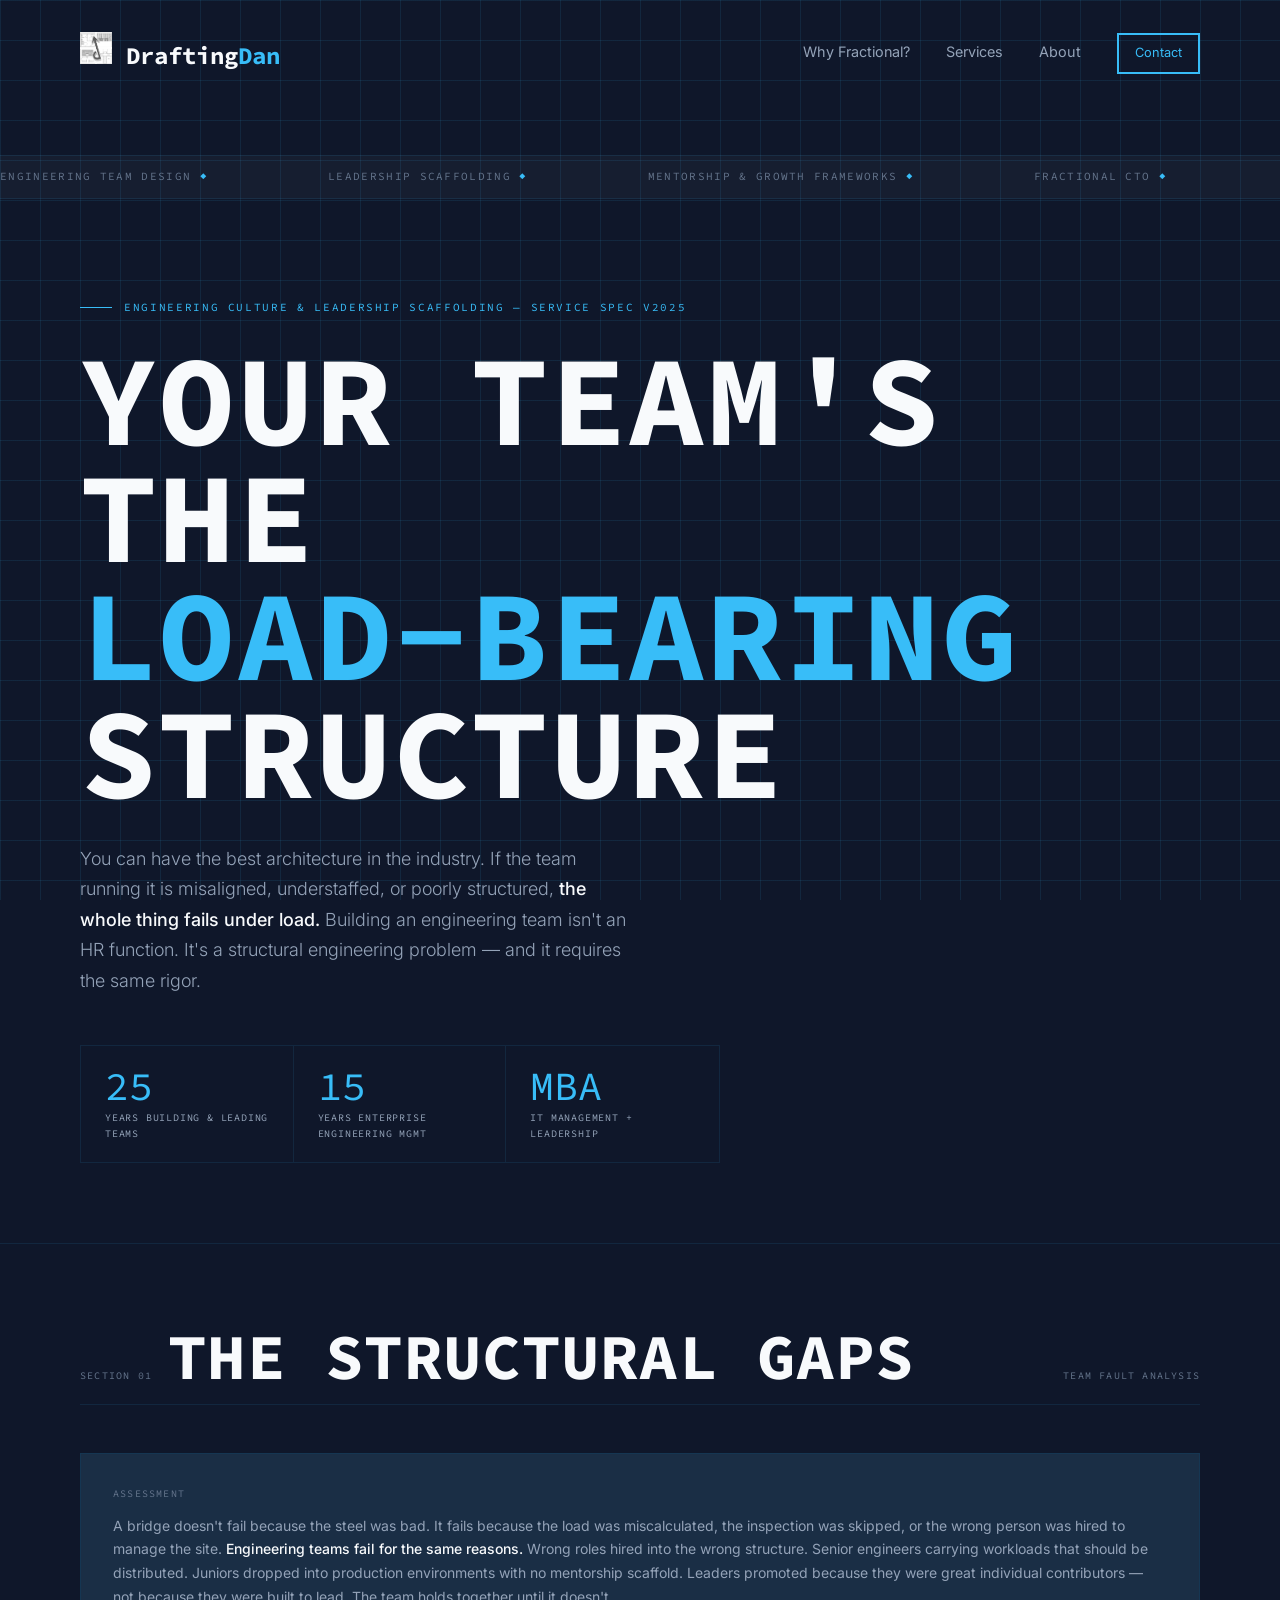
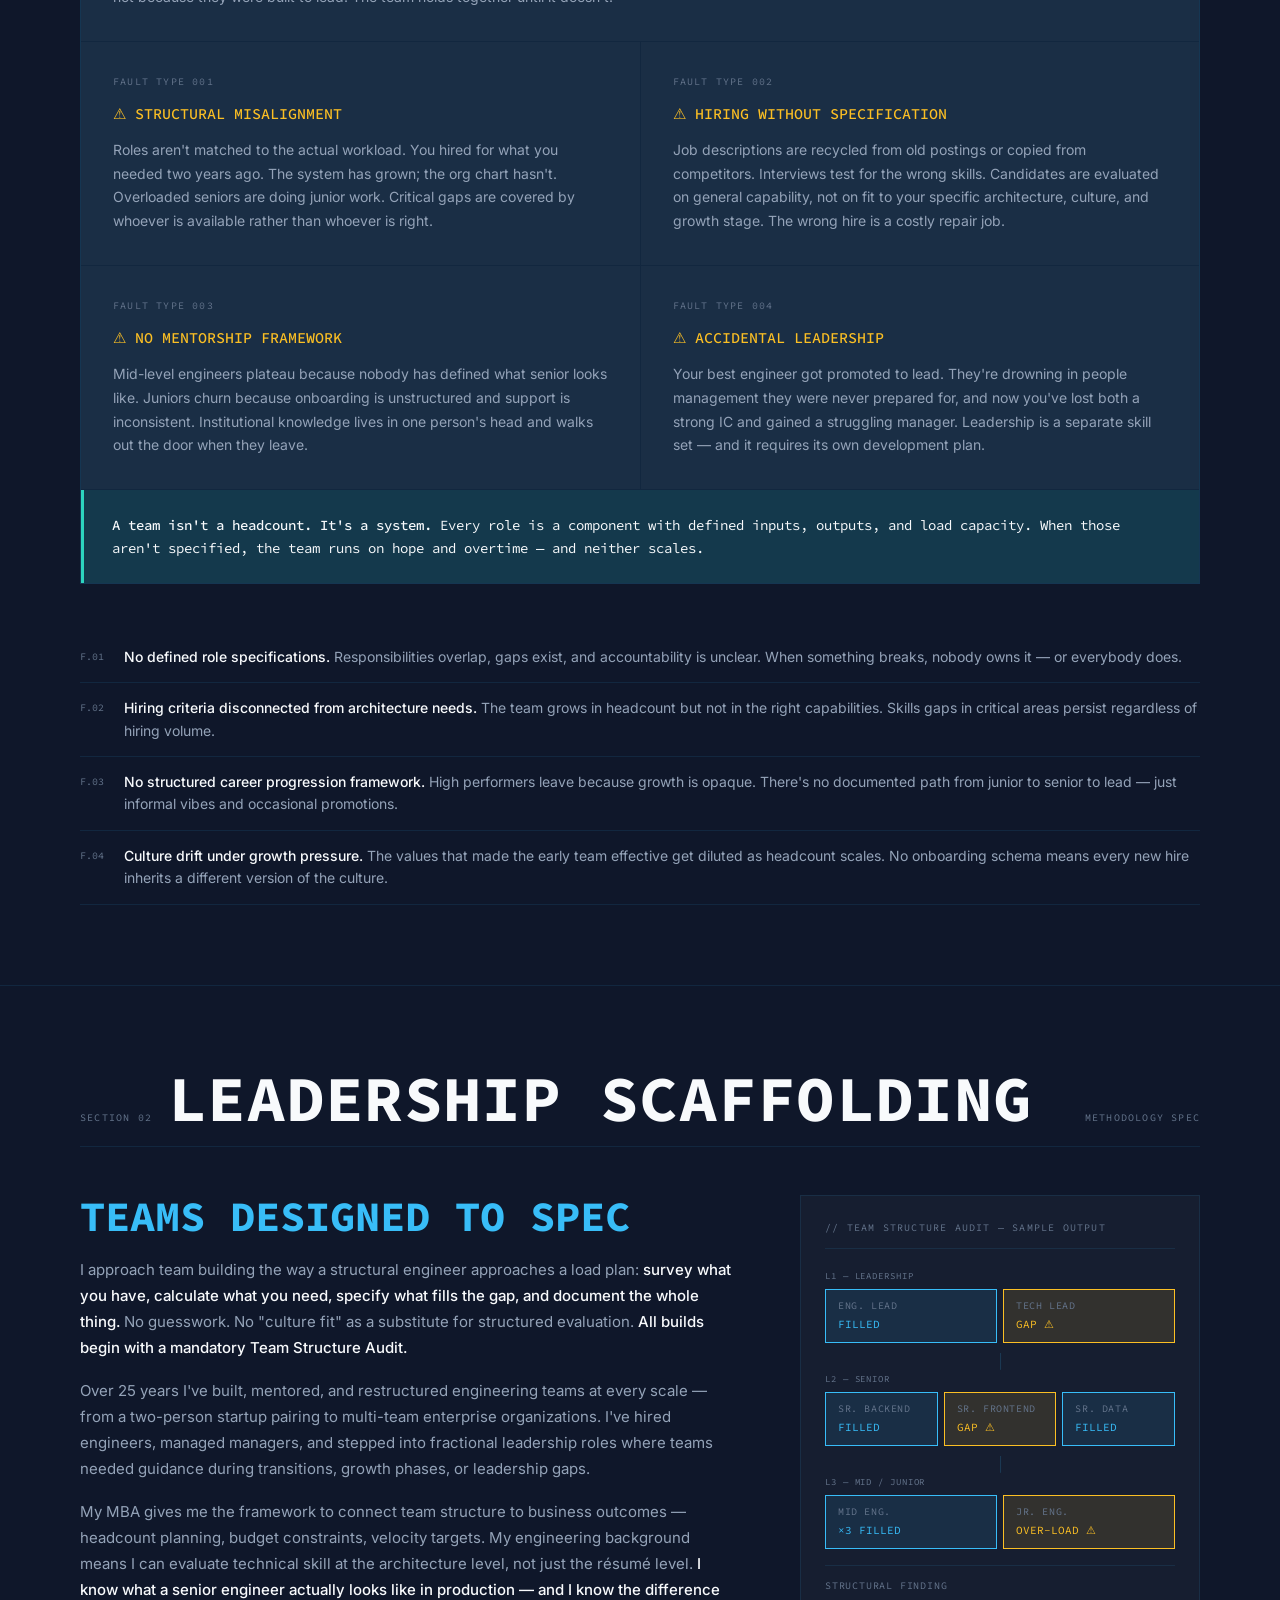
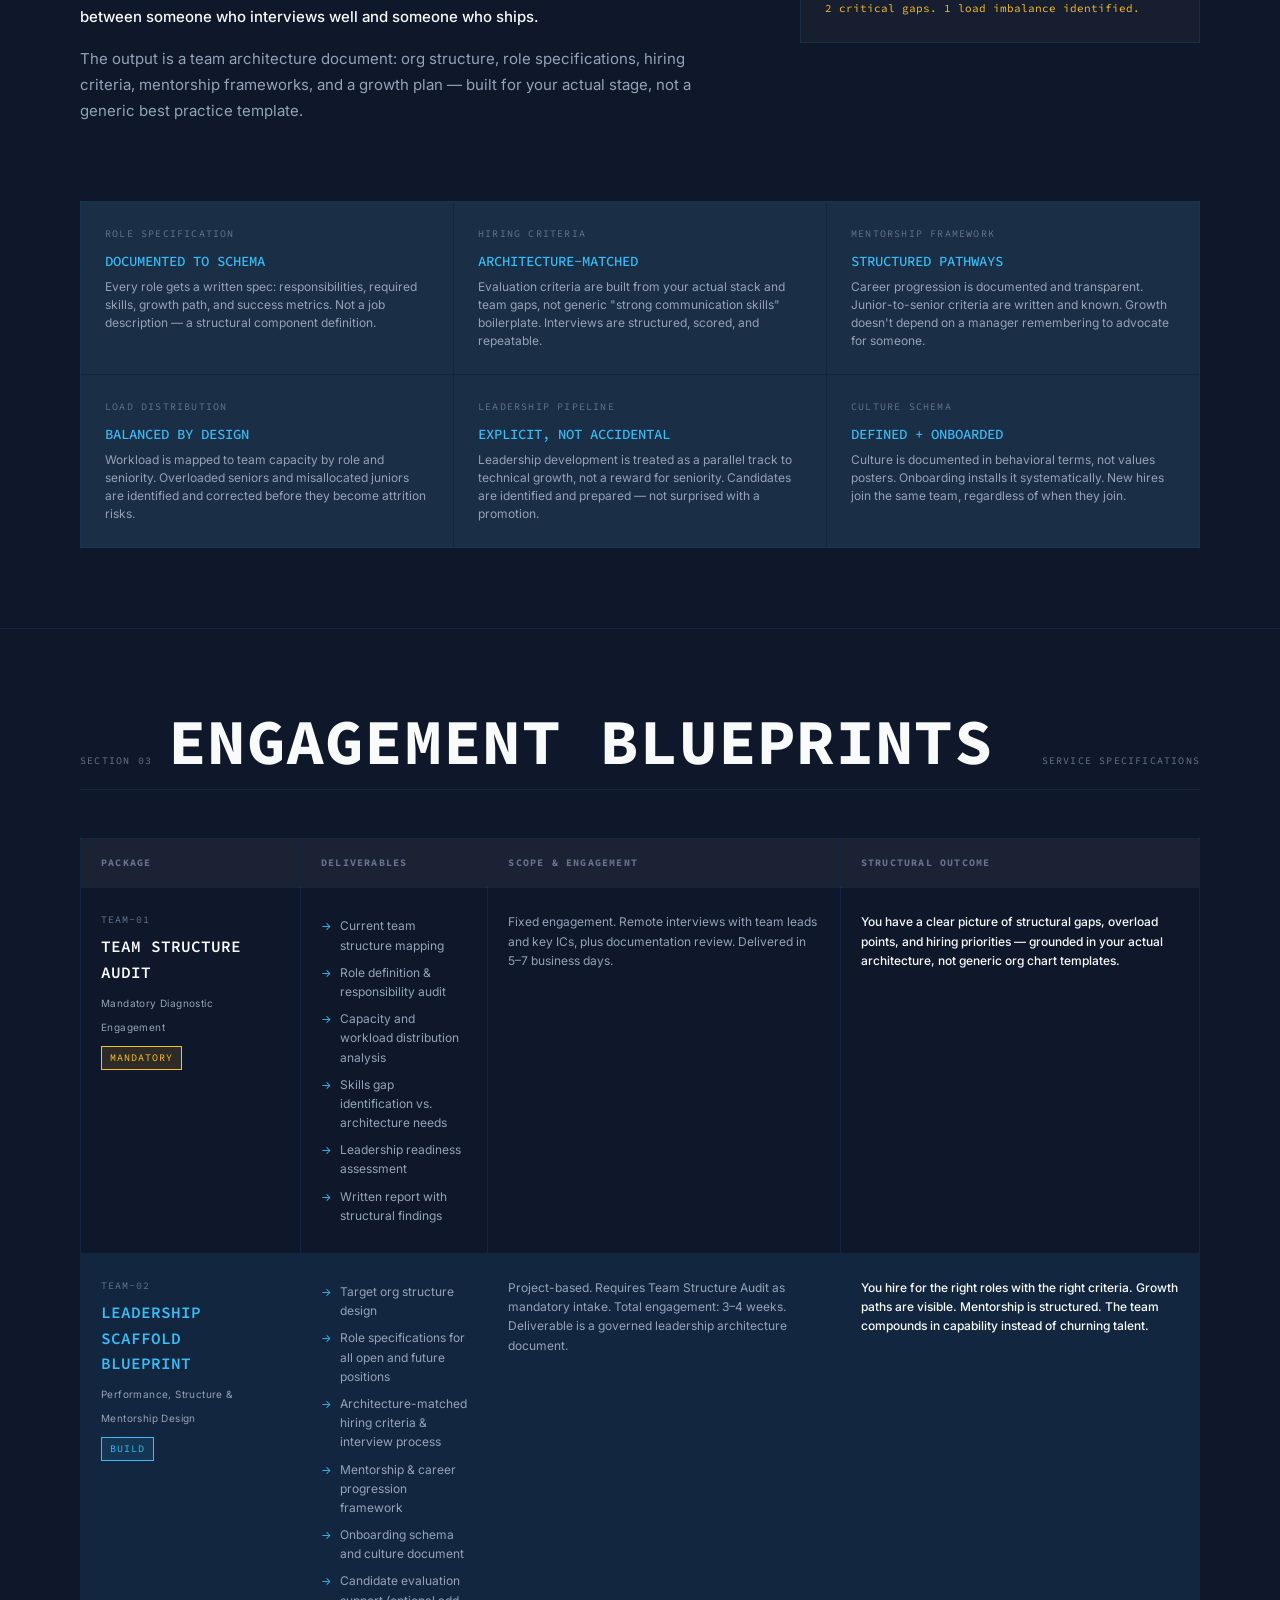
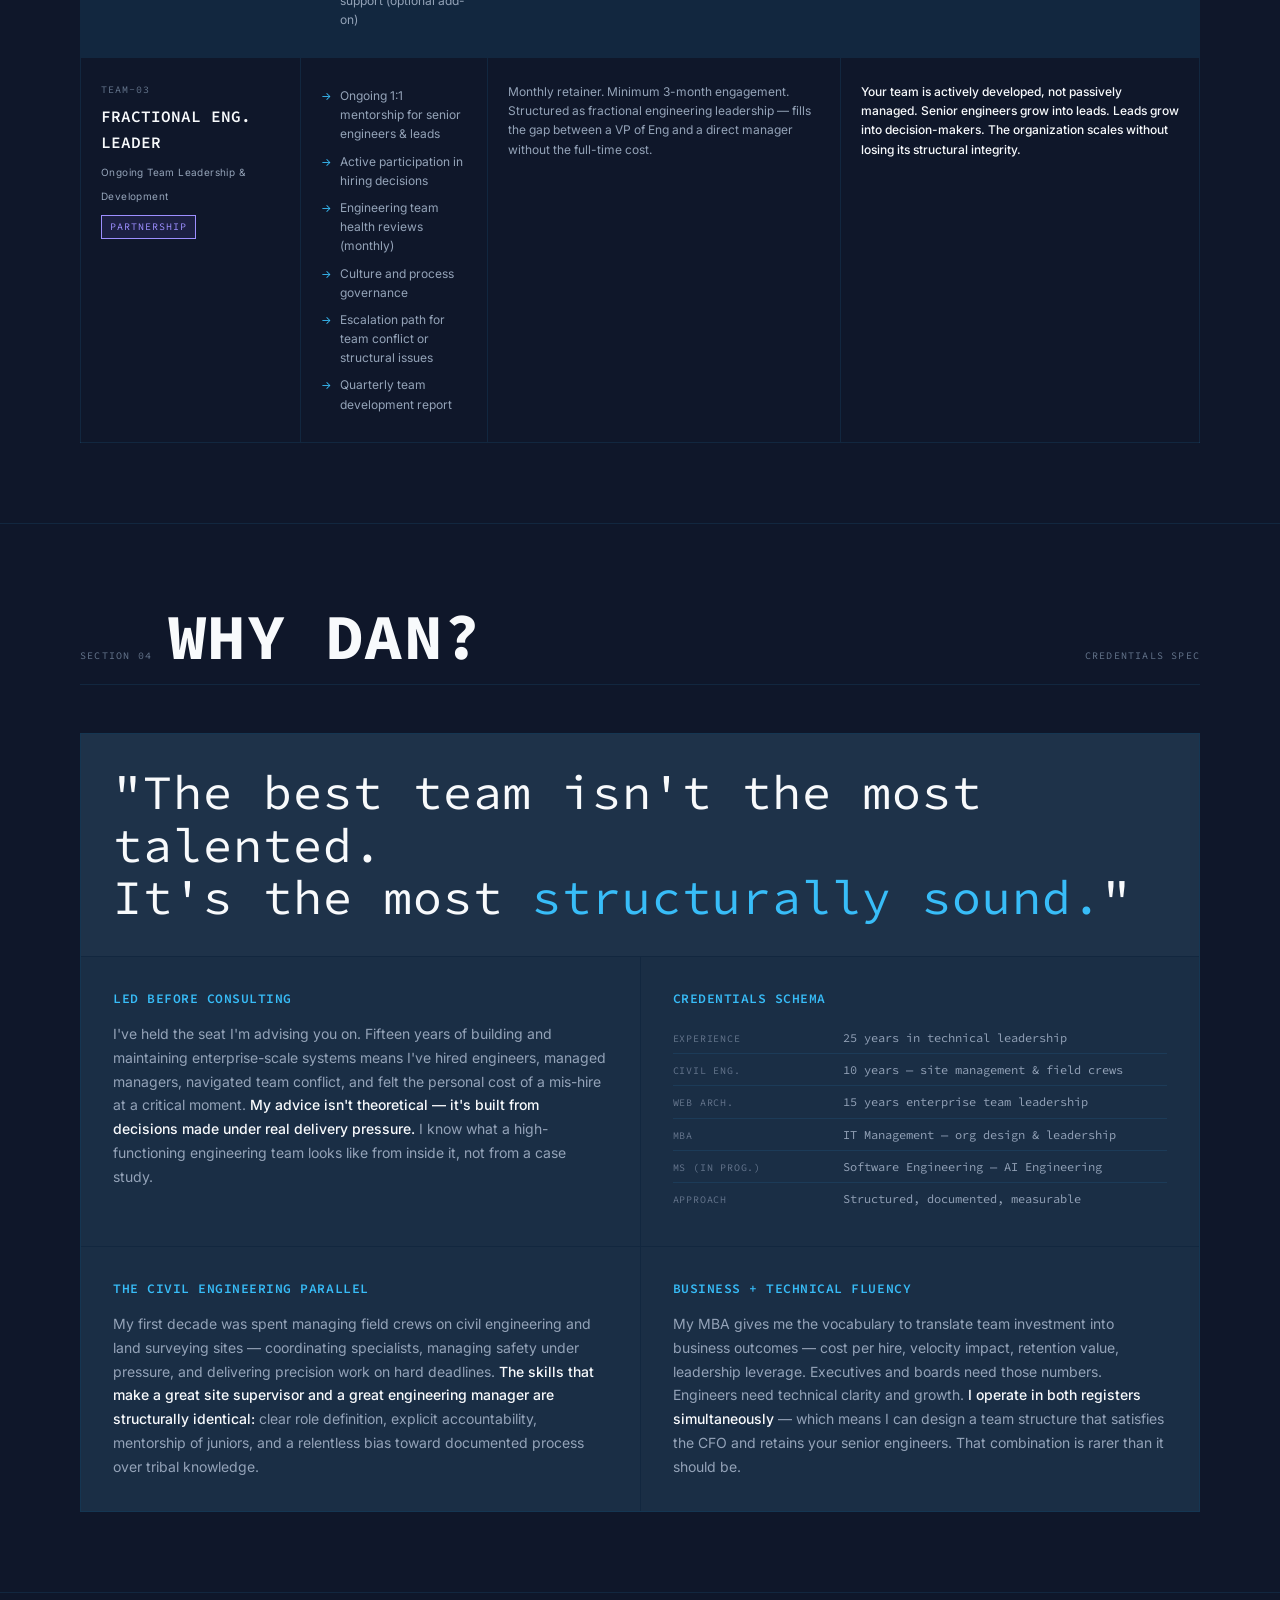
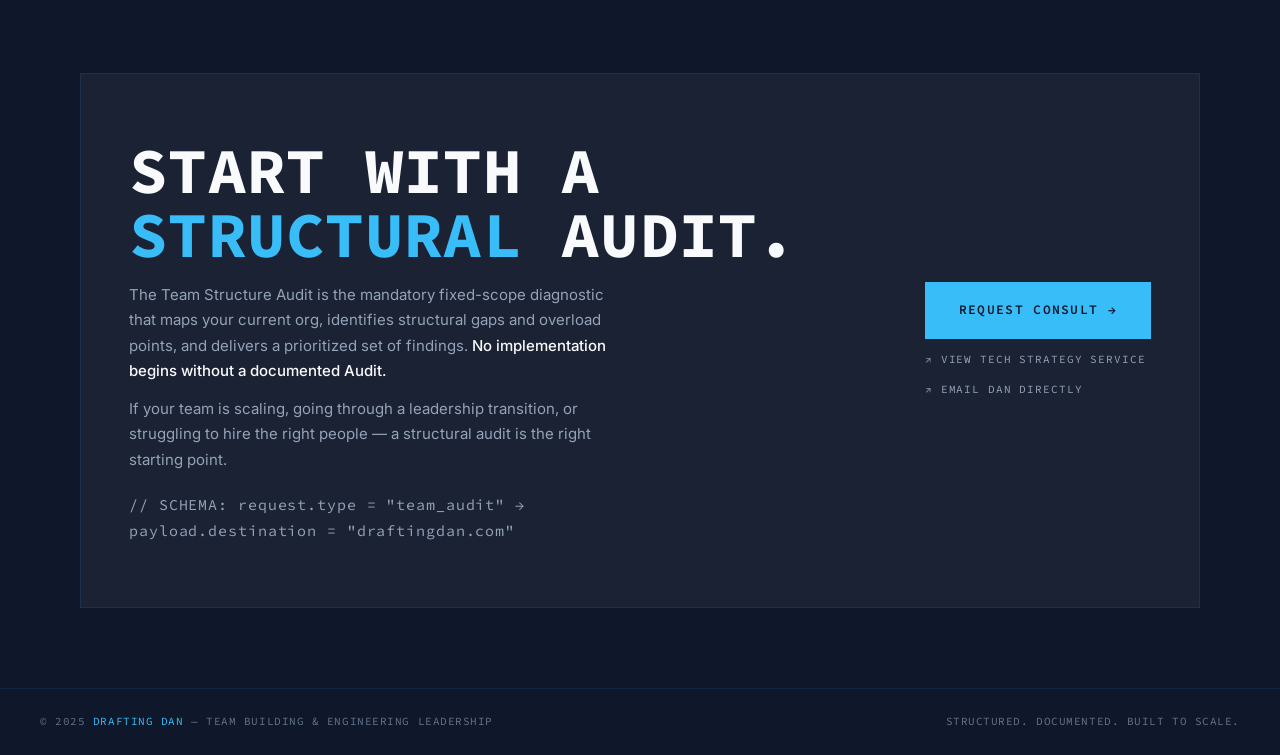
<file: team-building/index.html>
<!DOCTYPE html>
<html lang="en">

<head>
    <meta charset="UTF-8">
    <meta name="viewport" content="width=device-width, initial-scale=1.0">
    <title>Engineering Culture & Leadership Scaffolding — Drafting Dan</title>
    <!-- Fonts: Inter and Source Code Pro -->
    <link rel="preconnect" href="https://fonts.googleapis.com">
    <link rel="preconnect" href="https://fonts.gstatic.com" crossorigin>
    <link
        href="https://fonts.googleapis.com/css2?family=Inter:wght@300;400;600&family=Source+Code+Pro:wght@400;600;700&display=swap"
        rel="stylesheet">
    <meta name="description"
        content="Engineering culture design and leadership scaffolding for high-growth teams. DraftingDan provides mandatory structural audits and strategic hiring guidance.">
    <link rel="stylesheet" href="style.css">

    <!-- Canonical Tag -->
    <link rel="canonical" href="https://draftingdan.com/team-building/" />

    <!-- Open Graph / Facebook -->
    <meta property="og:type" content="website">
    <meta property="og:url" content="https://draftingdan.com/team-building/">
    <meta property="og:title" content="Engineering Culture & Leadership Scaffolding | DraftingDan">
    <meta property="og:description"
        content="Professional engineering leadership scaffolding and team structure audits. Build high-performance engineering cultures.">
    <meta property="og:image" content="https://draftingdan.com/ddlogo-bw.png">

    <!-- Twitter -->
    <meta property="twitter:card" content="summary_large_image">
    <meta property="twitter:url" content="https://draftingdan.com/team-building/">
    <meta property="twitter:title" content="Engineering Culture & Leadership Scaffolding | DraftingDan">
    <meta property="twitter:description"
        content="Professional engineering leadership scaffolding and team structure audits. Build high-performance engineering cultures.">
    <meta property="twitter:image" content="https://draftingdan.com/ddlogo-bw.png">
</head>

<body>

    <header>
        <nav class="container"
            style="display: flex; justify-content: space-between; align-items: center; padding-top: 2rem;">
            <div class="logo" style="font-family: var(--mono); font-size: 1.5rem; font-weight: 700;">
                <img src="/ddlogo-bw.png" alt="DraftingDan Logo" style="width: 2rem; height: 2rem;">
                <a href="/" style="text-decoration: none; color: inherit;">Drafting<span class="text-accent"
                        style="color: var(--accent);">Dan</span></a>
            </div>
            <div class="nav-links">
                <a href="/#benefits"
                    style="margin-left: 2rem; text-decoration: none; color: var(--ink-muted); font-size: 0.9rem; transition: color 0.3s;">Why
                    Fractional?</a>
                <a href="/#services"
                    style="margin-left: 2rem; text-decoration: none; color: var(--ink-muted); font-size: 0.9rem; transition: color 0.3s;">Services</a>
                <a href="/#about"
                    style="margin-left: 2rem; text-decoration: none; color: var(--ink-muted); font-size: 0.9rem; transition: color 0.3s;">About</a>
                <a href="/#contact" class="btn"
                    style="margin-left: 2rem; padding: 0.5rem 1rem; font-size: 0.8rem; border: 2px solid var(--accent); color: var(--accent); text-decoration: none; display: inline-block;">Contact</a>
            </div>
        </nav>
    </header>

    <div class="marquee-wrap">
        <div class="marquee-track">
            <span class="marquee-item">ENGINEERING TEAM DESIGN <span>◆</span></span>
            <span class="marquee-item">LEADERSHIP SCAFFOLDING <span>◆</span></span>
            <span class="marquee-item">MENTORSHIP &amp; GROWTH FRAMEWORKS <span>◆</span></span>
            <span class="marquee-item">FRACTIONAL CTO <span>◆</span></span>
            <span class="marquee-item">TEAM STRUCTURE AUDIT <span>◆</span></span>
            <span class="marquee-item">ENGINEERING CULTURE <span>◆</span></span>
            <span class="marquee-item">BLUEPRINTS FOR THE MODERN ENTERPRISE <span>◆</span></span>
            <span class="marquee-item">ENGINEERING TEAM DESIGN <span>◆</span></span>
            <span class="marquee-item">LEADERSHIP SCAFFOLDING <span>◆</span></span>
            <span class="marquee-item">MENTORSHIP &amp; GROWTH FRAMEWORKS <span>◆</span></span>
            <span class="marquee-item">FRACTIONAL CTO <span>◆</span></span>
            <span class="marquee-item">TEAM STRUCTURE AUDIT <span>◆</span></span>
            <span class="marquee-item">ENGINEERING CULTURE <span>◆</span></span>
            <span class="marquee-item">BLUEPRINTS FOR THE MODERN ENTERPRISE <span>◆</span></span>
        </div>
    </div>

    <section class="hero">
        <p class="hero-eyebrow fade-in">ENGINEERING CULTURE & LEADERSHIP SCAFFOLDING — SERVICE SPEC v2025</p>
        <h1 class="hero-headline fade-in delay-1">
            YOUR TEAM'S THE<br>
            <span class="accent-line">LOAD-BEARING</span>
            STRUCTURE
        </h1>
        <p class="hero-sub fade-in delay-2">
            You can have the best architecture in the industry. If the team running it is misaligned, understaffed, or
            poorly structured, <strong>the whole thing fails under load.</strong> Building an engineering team isn't an
            HR function. It's a structural engineering problem — and it requires the same rigor.
        </p>
        <div class="hero-data-strip fade-in delay-3">
            <div class="hero-stat">
                <div class="hero-stat-val">25</div>
                <div class="hero-stat-label">Years Building & Leading Teams</div>
            </div>
            <div class="hero-stat">
                <div class="hero-stat-val">15</div>
                <div class="hero-stat-label">Years Enterprise Engineering Mgmt</div>
            </div>
            <div class="hero-stat">
                <div class="hero-stat-val">MBA</div>
                <div class="hero-stat-label">IT Management + Leadership</div>
            </div>
        </div>
    </section>

    <hr class="rule">

    <section class="container">
        <div class="section-header">
            <span class="section-tag">SECTION 01</span>
            <h2 class="section-title">THE STRUCTURAL GAPS</h2>
            <span class="section-num">TEAM FAULT ANALYSIS</span>
        </div>

        <div class="problem-grid">
            <div class="problem-cell full-width">
                <div class="cell-label">ASSESSMENT</div>
                <p>A bridge doesn't fail because the steel was bad. It fails because the load was miscalculated, the
                    inspection was skipped, or the wrong person was hired to manage the site. <strong>Engineering teams
                        fail for the same reasons.</strong> Wrong roles hired into the wrong structure. Senior engineers
                    carrying workloads that should be distributed. Juniors dropped into production environments with no
                    mentorship scaffold. Leaders promoted because they were great individual contributors — not because
                    they were built to lead. The team holds together until it doesn't.</p>
            </div>
            <div class="problem-cell">
                <div class="cell-label">FAULT TYPE 001</div>
                <h3>⚠ STRUCTURAL MISALIGNMENT</h3>
                <p>Roles aren't matched to the actual workload. You hired for what you needed two years ago. The system
                    has grown; the org chart hasn't. Overloaded seniors are doing junior work. Critical gaps are covered
                    by whoever is available rather than whoever is right.</p>
            </div>
            <div class="problem-cell">
                <div class="cell-label">FAULT TYPE 002</div>
                <h3>⚠ HIRING WITHOUT SPECIFICATION</h3>
                <p>Job descriptions are recycled from old postings or copied from competitors. Interviews test for the
                    wrong skills. Candidates are evaluated on general capability, not on fit to your specific
                    architecture, culture, and growth stage. The wrong hire is a costly repair job.</p>
            </div>
            <div class="problem-cell">
                <div class="cell-label">FAULT TYPE 003</div>
                <h3>⚠ NO MENTORSHIP FRAMEWORK</h3>
                <p>Mid-level engineers plateau because nobody has defined what senior looks like. Juniors churn because
                    onboarding is unstructured and support is inconsistent. Institutional knowledge lives in one
                    person's head and walks out the door when they leave.</p>
            </div>
            <div class="problem-cell">
                <div class="cell-label">FAULT TYPE 004</div>
                <h3>⚠ ACCIDENTAL LEADERSHIP</h3>
                <p>Your best engineer got promoted to lead. They're drowning in people management they were never
                    prepared for, and now you've lost both a strong IC and gained a struggling manager. Leadership is a
                    separate skill set — and it requires its own development plan.</p>
            </div>
            <div class="problem-cell full-width callout-block">
                <p><strong>A team isn't a headcount. It's a system.</strong> Every role is a component with defined
                    inputs, outputs, and load capacity. When those aren't specified, the team runs on hope and overtime
                    — and neither scales.</p>
            </div>
        </div>

        <div class="fault-list">
            <div class="fault-item">
                <span class="fault-index">F.01</span>
                <p class="fault-text"><strong>No defined role specifications.</strong> Responsibilities overlap, gaps
                    exist, and accountability is unclear. When something breaks, nobody owns it — or everybody does.</p>
            </div>
            <div class="fault-item">
                <span class="fault-index">F.02</span>
                <p class="fault-text"><strong>Hiring criteria disconnected from architecture needs.</strong> The team
                    grows in headcount but not in the right capabilities. Skills gaps in critical areas persist
                    regardless of hiring volume.</p>
            </div>
            <div class="fault-item">
                <span class="fault-index">F.03</span>
                <p class="fault-text"><strong>No structured career progression framework.</strong> High performers leave
                    because growth is opaque. There's no documented path from junior to senior to lead — just informal
                    vibes and occasional promotions.</p>
            </div>
            <div class="fault-item">
                <span class="fault-index">F.04</span>
                <p class="fault-text"><strong>Culture drift under growth pressure.</strong> The values that made the
                    early team effective get diluted as headcount scales. No onboarding schema means every new hire
                    inherits a different version of the culture.</p>
            </div>
        </div>
    </section>

    <hr class="rule">

    <section class="container">
        <div class="section-header">
            <span class="section-tag">SECTION 02</span>
            <h2 class="section-title">LEADERSHIP SCAFFOLDING</h2>
            <span class="section-num">METHODOLOGY SPEC</span>
        </div>

        <div class="solution-intro">
            <div class="solution-intro-text">
                <h3>TEAMS DESIGNED TO SPEC</h3>
                <p>I approach team building the way a structural engineer approaches a load plan: <strong>survey what
                        you have, calculate what you need, specify what fills the gap, and document the whole
                        thing.</strong> No guesswork. No "culture fit" as a substitute for structured evaluation.
                    <strong>All builds begin with a mandatory Team Structure Audit.</strong>
                </p>
                <p>Over 25 years I've built, mentored, and restructured engineering teams at every scale — from a
                    two-person startup pairing to multi-team enterprise organizations. I've hired engineers, managed
                    managers, and stepped into fractional leadership roles where teams needed guidance during
                    transitions, growth phases, or leadership gaps.</p>
                <p>My MBA gives me the framework to connect team structure to business outcomes — headcount planning,
                    budget constraints, velocity targets. My engineering background means I can evaluate technical skill
                    at the architecture level, not just the résumé level. <strong>I know what a senior engineer actually
                        looks like in production — and I know the difference between someone who interviews well and
                        someone who ships.</strong></p>
                <p>The output is a team architecture document: org structure, role specifications, hiring criteria,
                    mentorship frameworks, and a growth plan — built for your actual stage, not a generic best practice
                    template.</p>
            </div>

            <div class="org-diagram">
                <div class="diagram-header">// TEAM STRUCTURE AUDIT — SAMPLE OUTPUT</div>

                <div class="org-level">
                    <div class="org-level-label">L1 — LEADERSHIP</div>
                    <div class="org-nodes">
                        <div class="org-node filled">
                            <div class="org-node-role">ENG. LEAD</div>
                            <div class="org-node-val">FILLED</div>
                        </div>
                        <div class="org-node gap">
                            <div class="org-node-role">TECH LEAD</div>
                            <div class="org-node-val">GAP ⚠</div>
                        </div>
                    </div>
                </div>
                <div class="org-connector">│</div>
                <div class="org-level">
                    <div class="org-level-label">L2 — SENIOR</div>
                    <div class="org-nodes">
                        <div class="org-node filled">
                            <div class="org-node-role">SR. BACKEND</div>
                            <div class="org-node-val">FILLED</div>
                        </div>
                        <div class="org-node gap">
                            <div class="org-node-role">SR. FRONTEND</div>
                            <div class="org-node-val">GAP ⚠</div>
                        </div>
                        <div class="org-node filled">
                            <div class="org-node-role">SR. DATA</div>
                            <div class="org-node-val">FILLED</div>
                        </div>
                    </div>
                </div>
                <div class="org-connector">│</div>
                <div class="org-level">
                    <div class="org-level-label">L3 — MID / JUNIOR</div>
                    <div class="org-nodes">
                        <div class="org-node filled">
                            <div class="org-node-role">MID ENG.</div>
                            <div class="org-node-val">×3 FILLED</div>
                        </div>
                        <div class="org-node gap">
                            <div class="org-node-role">JR. ENG.</div>
                            <div class="org-node-val">OVER-LOAD ⚠</div>
                        </div>
                    </div>
                </div>

                <div style="margin-top:16px; padding-top:12px; border-top:1px solid var(--border);">
                    <div
                        style="font-family:var(--mono); font-size:10px; color:var(--ink-dim); margin-bottom:6px; letter-spacing:0.08em; text-transform:uppercase;">
                        STRUCTURAL FINDING</div>
                    <div style="font-family:var(--mono); font-size:11px; color:var(--warn);">2 critical gaps. 1 load
                        imbalance identified.</div>
                </div>
            </div>
        </div>

        <div class="tech-specs">
            <div class="spec-cell">
                <div class="spec-cell-label">ROLE SPECIFICATION</div>
                <div class="spec-cell-val">DOCUMENTED TO SCHEMA</div>
                <div class="spec-cell-desc">Every role gets a written spec: responsibilities, required skills, growth
                    path, and success metrics. Not a job description — a structural component definition.</div>
            </div>
            <div class="spec-cell">
                <div class="spec-cell-label">HIRING CRITERIA</div>
                <div class="spec-cell-val">ARCHITECTURE-MATCHED</div>
                <div class="spec-cell-desc">Evaluation criteria are built from your actual stack and team gaps, not
                    generic "strong communication skills" boilerplate. Interviews are structured, scored, and
                    repeatable.</div>
            </div>
            <div class="spec-cell">
                <div class="spec-cell-label">MENTORSHIP FRAMEWORK</div>
                <div class="spec-cell-val">STRUCTURED PATHWAYS</div>
                <div class="spec-cell-desc">Career progression is documented and transparent. Junior-to-senior criteria
                    are written and known. Growth doesn't depend on a manager remembering to advocate for someone.</div>
            </div>
            <div class="spec-cell">
                <div class="spec-cell-label">LOAD DISTRIBUTION</div>
                <div class="spec-cell-val">BALANCED BY DESIGN</div>
                <div class="spec-cell-desc">Workload is mapped to team capacity by role and seniority. Overloaded
                    seniors and misallocated juniors are identified and corrected before they become attrition risks.
                </div>
            </div>
            <div class="spec-cell">
                <div class="spec-cell-label">LEADERSHIP PIPELINE</div>
                <div class="spec-cell-val">EXPLICIT, NOT ACCIDENTAL</div>
                <div class="spec-cell-desc">Leadership development is treated as a parallel track to technical growth,
                    not a reward for seniority. Candidates are identified and prepared — not surprised with a promotion.
                </div>
            </div>
            <div class="spec-cell">
                <div class="spec-cell-label">CULTURE SCHEMA</div>
                <div class="spec-cell-val">DEFINED + ONBOARDED</div>
                <div class="spec-cell-desc">Culture is documented in behavioral terms, not values posters. Onboarding
                    installs it systematically. New hires join the same team, regardless of when they join.</div>
            </div>
        </div>
    </section>

    <hr class="rule">

    <section class="container">
        <div class="section-header">
            <span class="section-tag">SECTION 03</span>
            <h2 class="section-title">ENGAGEMENT BLUEPRINTS</h2>
            <span class="section-num">SERVICE SPECIFICATIONS</span>
        </div>

        <div class="table-wrap">
            <table class="packages-table">
                <thead class="packages-thead">
                    <tr>
                        <th style="width:220px">PACKAGE</th>
                        <th>DELIVERABLES</th>
                        <th>SCOPE &amp; ENGAGEMENT</th>
                        <th>STRUCTURAL OUTCOME</th>
                    </tr>
                </thead>
                <tbody>
                    <tr class="pkg-row">
                        <td class="pkg-cell">
                            <span class="pkg-id">TEAM-01</span>
                            <span class="pkg-name">TEAM STRUCTURE AUDIT</span>
                            <span class="pkg-subtitle">Mandatory Diagnostic Engagement</span>
                            <div class="pkg-investment">
                                <span class="investment-label">STANDARD FEE</span>
                                <span class="investment-val">$8,000</span>
                            </div>
                            <div><span class="badge-tier badge-audit">MANDATORY</span></div>
                        </td>
                        <td class="pkg-cell">
                            <div class="pkg-deliverable">
                                <ul>
                                    <li>Current team structure mapping</li>
                                    <li>Role definition & responsibility audit</li>
                                    <li>Capacity and workload distribution analysis</li>
                                    <li>Skills gap identification vs. architecture needs</li>
                                    <li>Leadership readiness assessment</li>
                                    <li>Written report with structural findings</li>
                                </ul>
                            </div>
                        </td>
                        <td class="pkg-cell">
                            <div class="pkg-scope">Fixed engagement. Remote interviews with team leads and key ICs, plus
                                documentation review. Delivered in 5–7 business days.</div>
                        </td>
                        <td class="pkg-cell">
                            <div class="pkg-outcome">You have a clear picture of structural gaps, overload points, and
                                hiring priorities — grounded in your actual architecture, not generic org chart
                                templates.
                            </div>
                        </td>
                    </tr>

                    <tr class="pkg-row highlight-row">
                        <td class="pkg-cell">
                            <span class="pkg-id">TEAM-02</span>
                            <span class="pkg-name">LEADERSHIP SCAFFOLD BLUEPRINT</span>
                            <span class="pkg-subtitle">Performance, Structure & Mentorship Design</span>
                            <div class="pkg-investment">
                                <span class="investment-label">SINGLE BLUEPRINT</span>
                                <span class="investment-val">$25,000+</span>
                            </div>
                            <div><span class="badge-tier badge-build">BUILD</span></div>
                        </td>
                        <td class="pkg-cell">
                            <div class="pkg-deliverable">
                                <ul>
                                    <li>Target org structure design</li>
                                    <li>Role specifications for all open and future positions</li>
                                    <li>Architecture-matched hiring criteria & interview process</li>
                                    <li>Mentorship & career progression framework</li>
                                    <li>Onboarding schema and culture document</li>
                                    <li>Candidate evaluation support (optional add-on)</li>
                                </ul>
                            </div>
                        </td>
                        <td class="pkg-cell">
                            <div class="pkg-scope">Project-based. Requires Team Structure Audit as mandatory intake.
                                Total
                                engagement:
                                3–4 weeks. Deliverable is a governed leadership architecture document.</div>
                        </td>
                        <td class="pkg-cell">
                            <div class="pkg-outcome">You hire for the right roles with the right criteria. Growth paths
                                are
                                visible. Mentorship is structured. The team compounds in capability instead of churning
                                talent.</div>
                        </td>
                    </tr>

                    <tr class="pkg-row">
                        <td class="pkg-cell">
                            <span class="pkg-id">TEAM-03</span>
                            <span class="pkg-name">FRACTIONAL ENG. LEADER</span>
                            <span class="pkg-subtitle">Ongoing Team Leadership & Development</span>
                            <div class="pkg-investment">
                                <span class="investment-label">MONTHLY PARTNER</span>
                                <span class="investment-val">$7,500<span class="per-month">/mo</span></span>
                            </div>
                            <div><span class="badge-tier badge-partner">PARTNERSHIP</span></div>
                        </td>
                        <td class="pkg-cell">
                            <div class="pkg-deliverable">
                                <ul>
                                    <li>Ongoing 1:1 mentorship for senior engineers & leads</li>
                                    <li>Active participation in hiring decisions</li>
                                    <li>Engineering team health reviews (monthly)</li>
                                    <li>Culture and process governance</li>
                                    <li>Escalation path for team conflict or structural issues</li>
                                    <li>Quarterly team development report</li>
                                </ul>
                            </div>
                        </td>
                        <td class="pkg-cell">
                            <div class="pkg-scope">Monthly retainer. Minimum 3-month engagement. Structured as
                                fractional
                                engineering leadership — fills the gap between a VP of Eng and a direct manager without
                                the
                                full-time cost.</div>
                        </td>
                        <td class="pkg-cell">
                            <div class="pkg-outcome">Your team is actively developed, not passively managed. Senior
                                engineers grow into leads. Leads grow into decision-makers. The organization scales
                                without
                                losing its structural integrity.</div>
                        </td>
                    </tr>
                </tbody>
            </table>
        </div>
    </section>

    <hr class="rule">

    <section class="container">
        <div class="section-header">
            <span class="section-tag">SECTION 04</span>
            <h2 class="section-title">WHY DAN?</h2>
            <span class="section-num">CREDENTIALS SPEC</span>
        </div>

        <div class="why-dan-grid">
            <div class="why-cell wide">
                <blockquote>"The best team isn't the most talented.<br>It's the most <span>structurally sound.</span>"
                </blockquote>
            </div>

            <div class="why-cell">
                <h3>LED BEFORE CONSULTING</h3>
                <p>I've held the seat I'm advising you on. Fifteen years of building and maintaining enterprise-scale
                    systems means I've hired engineers, managed managers, navigated team conflict, and felt the personal
                    cost of a mis-hire at a critical moment. <strong>My advice isn't theoretical — it's built from
                        decisions made under real delivery pressure.</strong> I know what a high-functioning engineering
                    team looks like from inside it, not from a case study.</p>
            </div>

            <div class="why-cell">
                <h3>CREDENTIALS SCHEMA</h3>
                <ul class="credentials-list">
                    <li><span class="cred-key">EXPERIENCE</span> 25 years in technical leadership</li>
                    <li><span class="cred-key">CIVIL ENG.</span> 10 years — site management & field crews</li>
                    <li><span class="cred-key">WEB ARCH.</span> 15 years enterprise team leadership</li>
                    <li><span class="cred-key">MBA</span> IT Management — org design & leadership</li>
                    <li><span class="cred-key">MS (in prog.)</span> Software Engineering — AI Engineering</li>
                    <li><span class="cred-key">APPROACH</span> Structured, documented, measurable</li>
                </ul>
            </div>

            <div class="why-cell">
                <h3>THE CIVIL ENGINEERING PARALLEL</h3>
                <p>My first decade was spent managing field crews on civil engineering and land surveying sites —
                    coordinating specialists, managing safety under pressure, and delivering precision work on hard
                    deadlines. <strong>The skills that make a great site supervisor and a great engineering manager are
                        structurally identical:</strong> clear role definition, explicit accountability, mentorship of
                    juniors, and a relentless bias toward documented process over tribal knowledge.</p>
            </div>

            <div class="why-cell">
                <h3>BUSINESS + TECHNICAL FLUENCY</h3>
                <p>My MBA gives me the vocabulary to translate team investment into business outcomes — cost per hire,
                    velocity impact, retention value, leadership leverage. Executives and boards need those numbers.
                    Engineers need technical clarity and growth. <strong>I operate in both registers
                        simultaneously</strong> — which means I can design a team structure that satisfies the CFO and
                    retains your senior engineers. That combination is rarer than it should be.</p>
            </div>
        </div>
    </section>

    <hr class="rule">

    <section class="container" id="team-consult">
        <div class="cta-section">
            <div>
                <h2>START WITH A <span>STRUCTURAL</span> AUDIT.</h2>
                <p>The Team Structure Audit is the mandatory fixed-scope diagnostic that maps your current org,
                    identifies
                    structural gaps and overload points, and delivers a prioritized set of findings. <strong>No
                        implementation begins without a documented Audit.</strong></p>
                <p style="margin-top:12px">If your team is scaling, going through a leadership transition, or struggling
                    to hire the right people — a structural audit is the right starting point.</p>
                <p class="cta-schema">// SCHEMA: request.type = "team_audit" → payload.destination = "draftingdan.com"
                </p>
            </div>
            <div class="cta-block">
                <a href="mailto:inquiry@draftingdan.com" class="btn-primary">REQUEST CONSULT →</a>
                <a href="/tech-strategy" class="btn-secondary">↗ VIEW TECH STRATEGY SERVICE</a>
                <a href="mailto:daniel@draftingdan.com" class="btn-secondary">↗ EMAIL DAN DIRECTLY</a>
            </div>
        </div>
    </section>

    <footer>
        <p>© 2025 <a href="https://www.draftingdan.com">DRAFTING DAN</a> — TEAM BUILDING &amp; ENGINEERING LEADERSHIP
        </p>
        <p>STRUCTURED. DOCUMENTED. BUILT TO SCALE.</p>
    </footer>

</body>

</html>
</file>
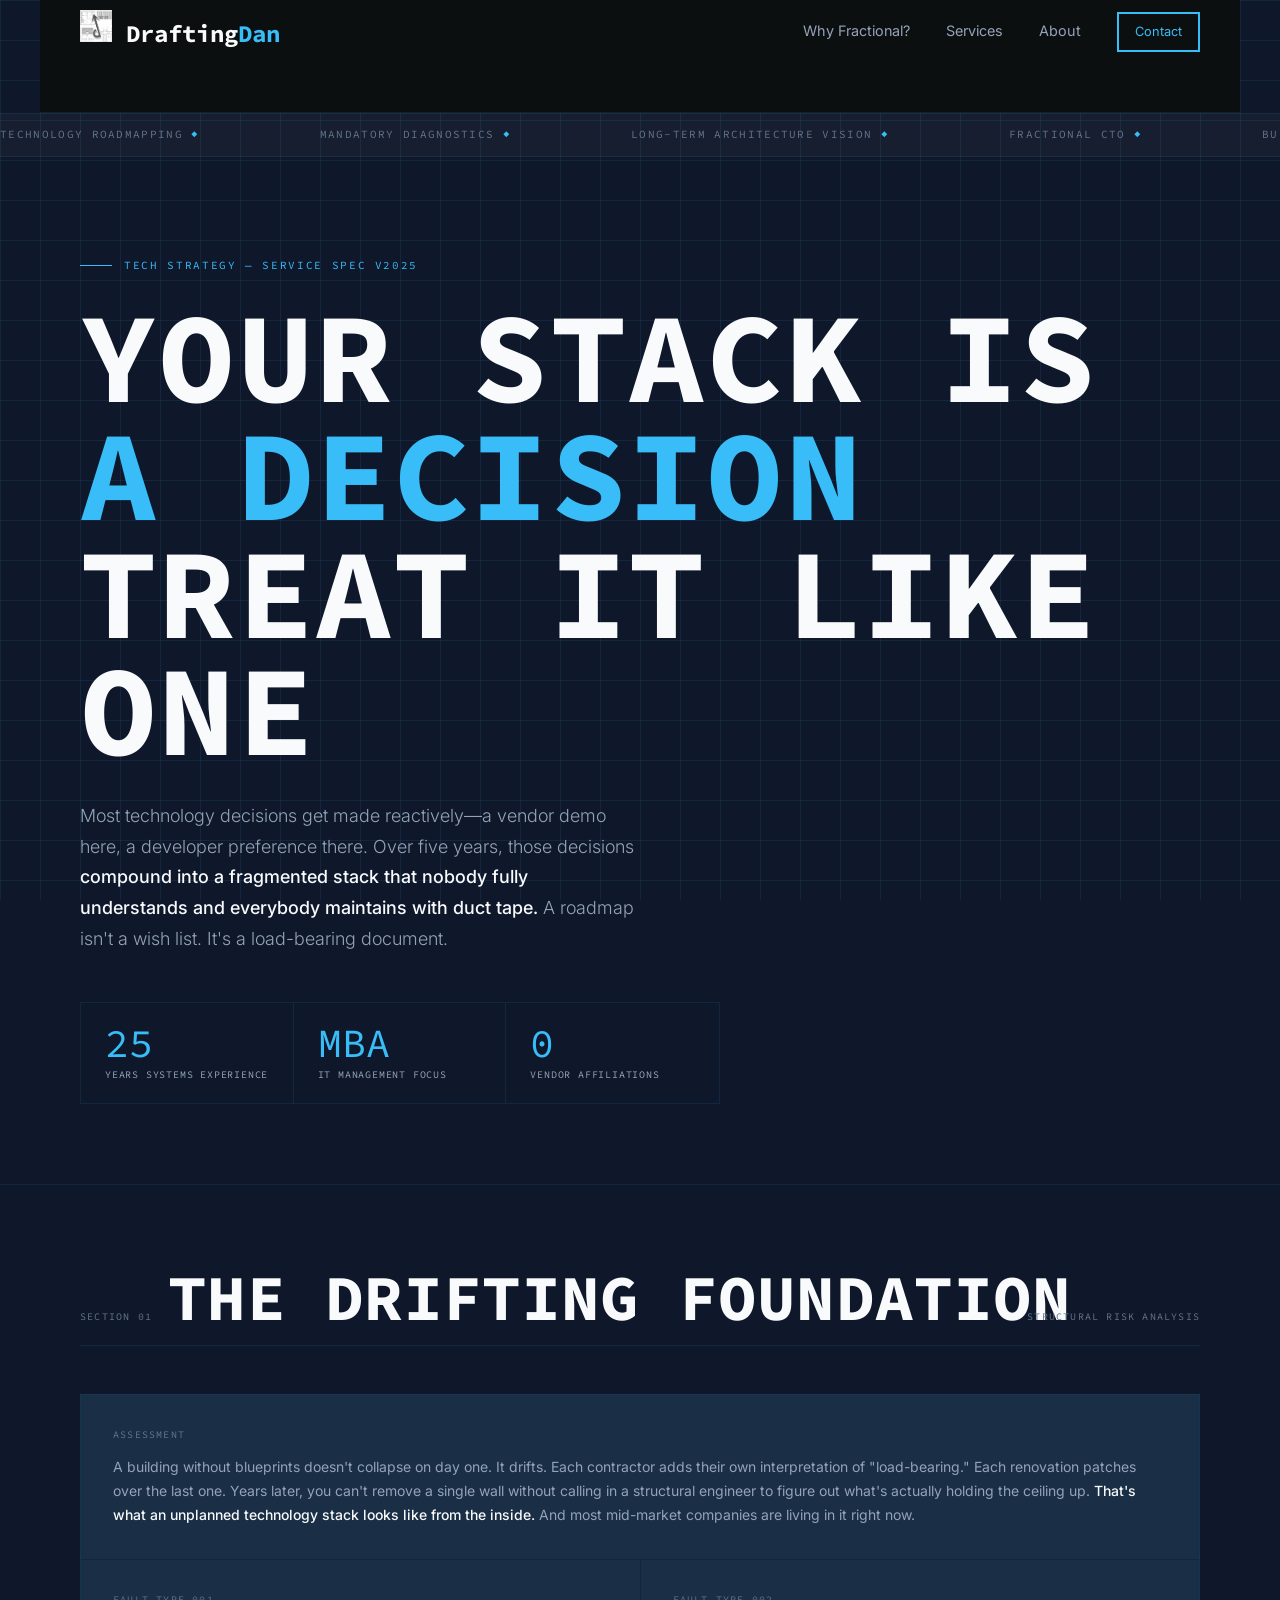
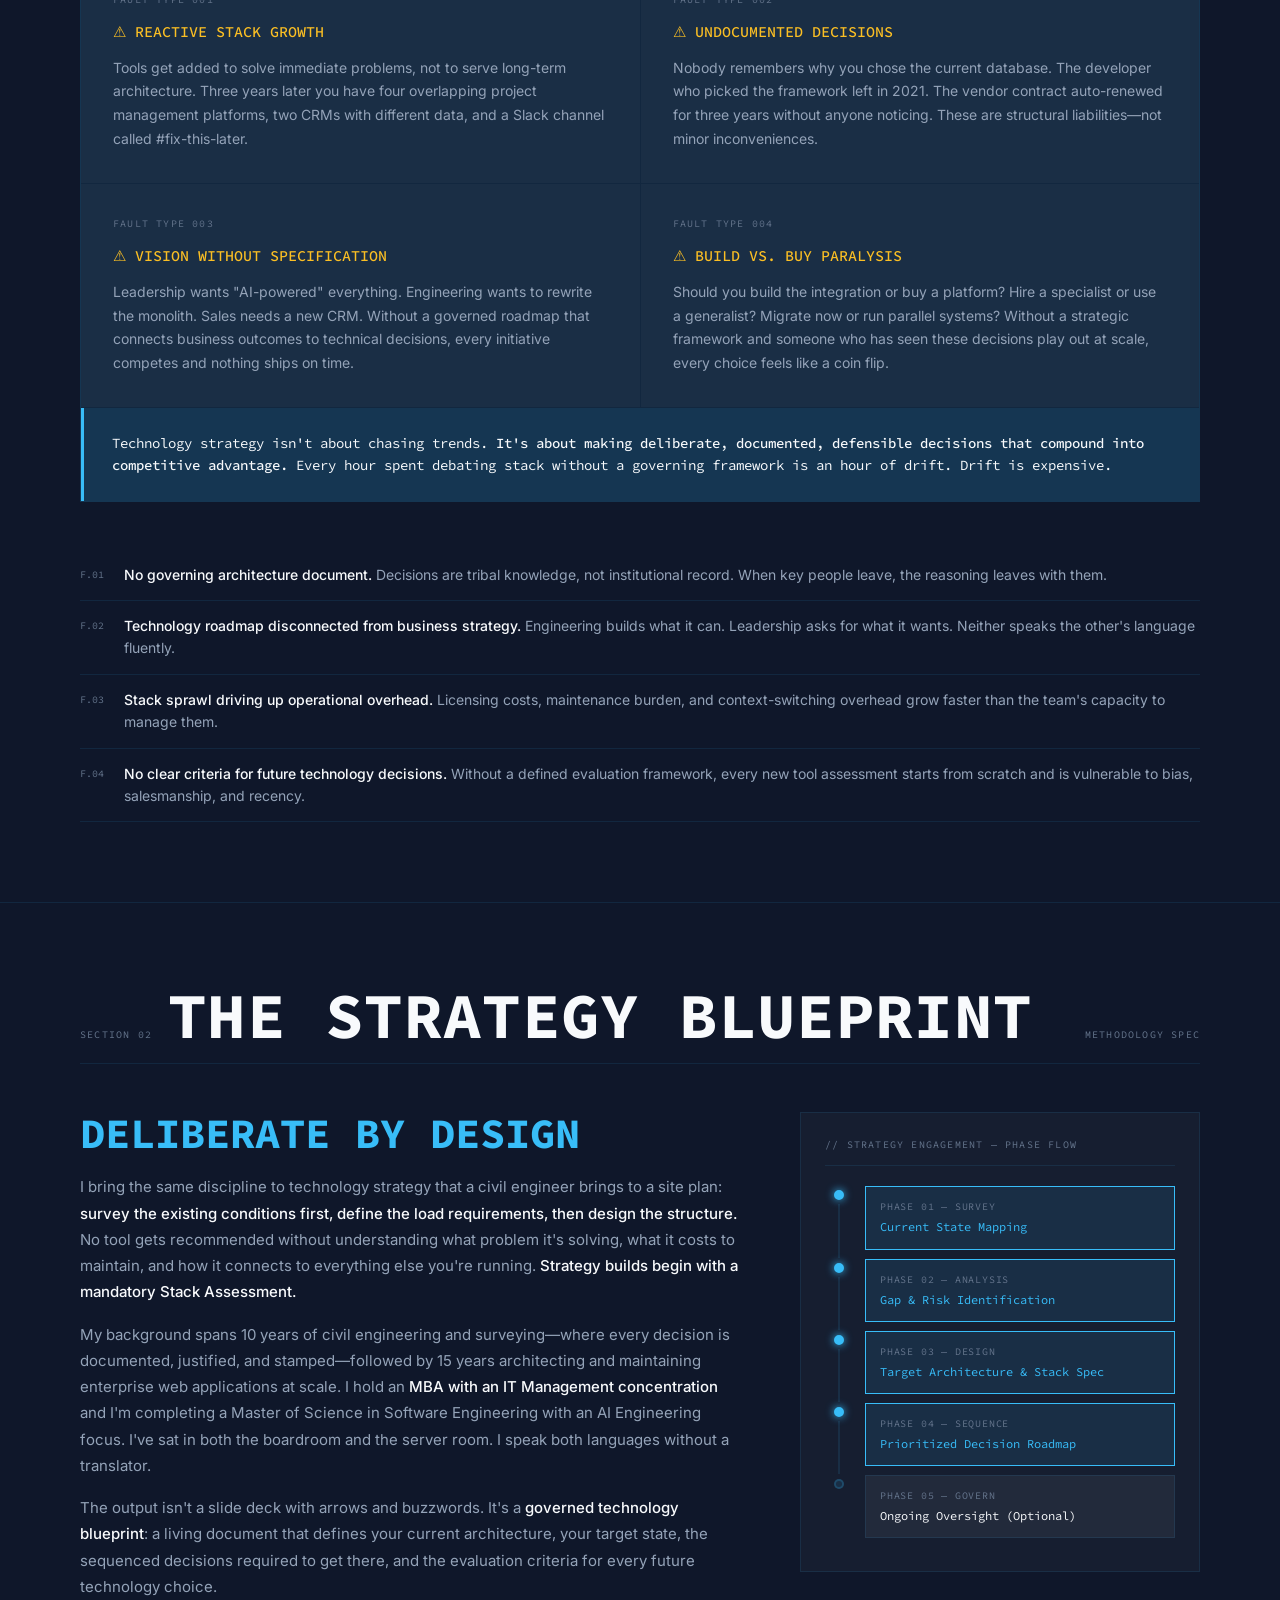
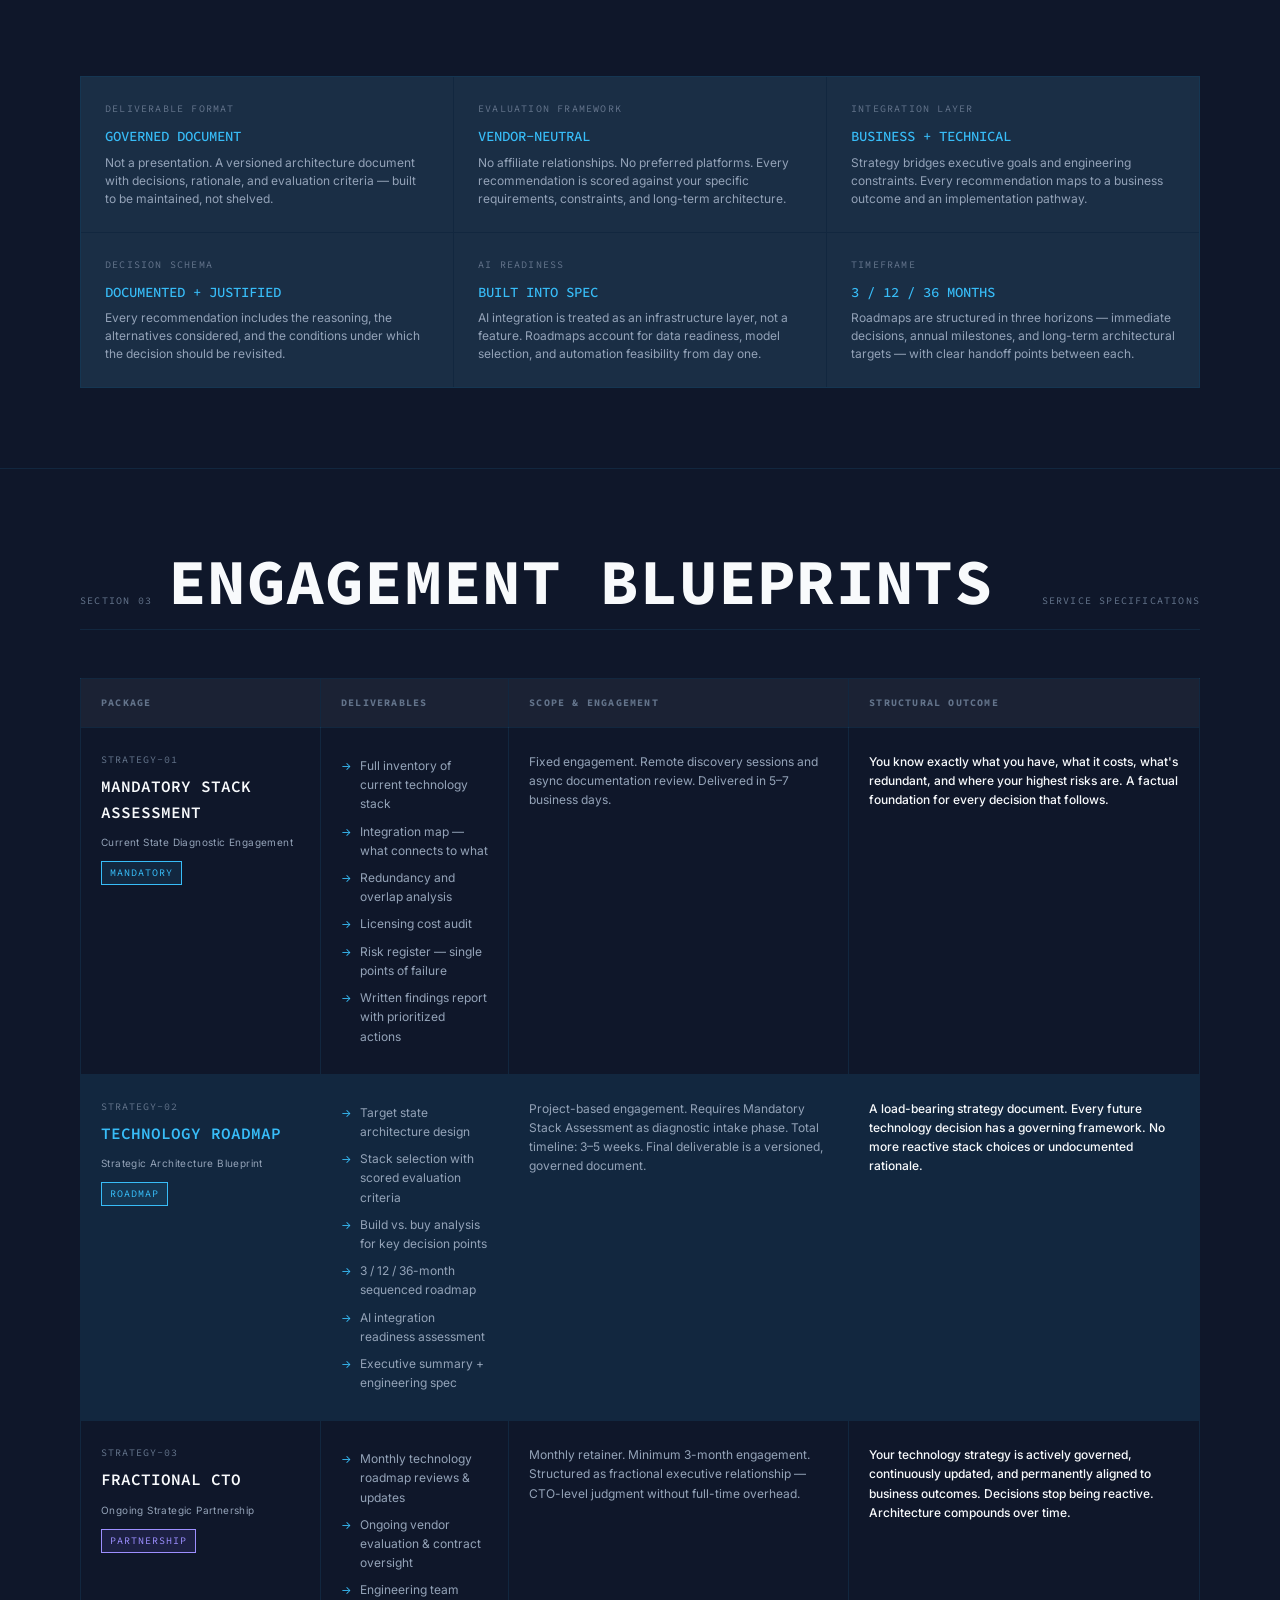
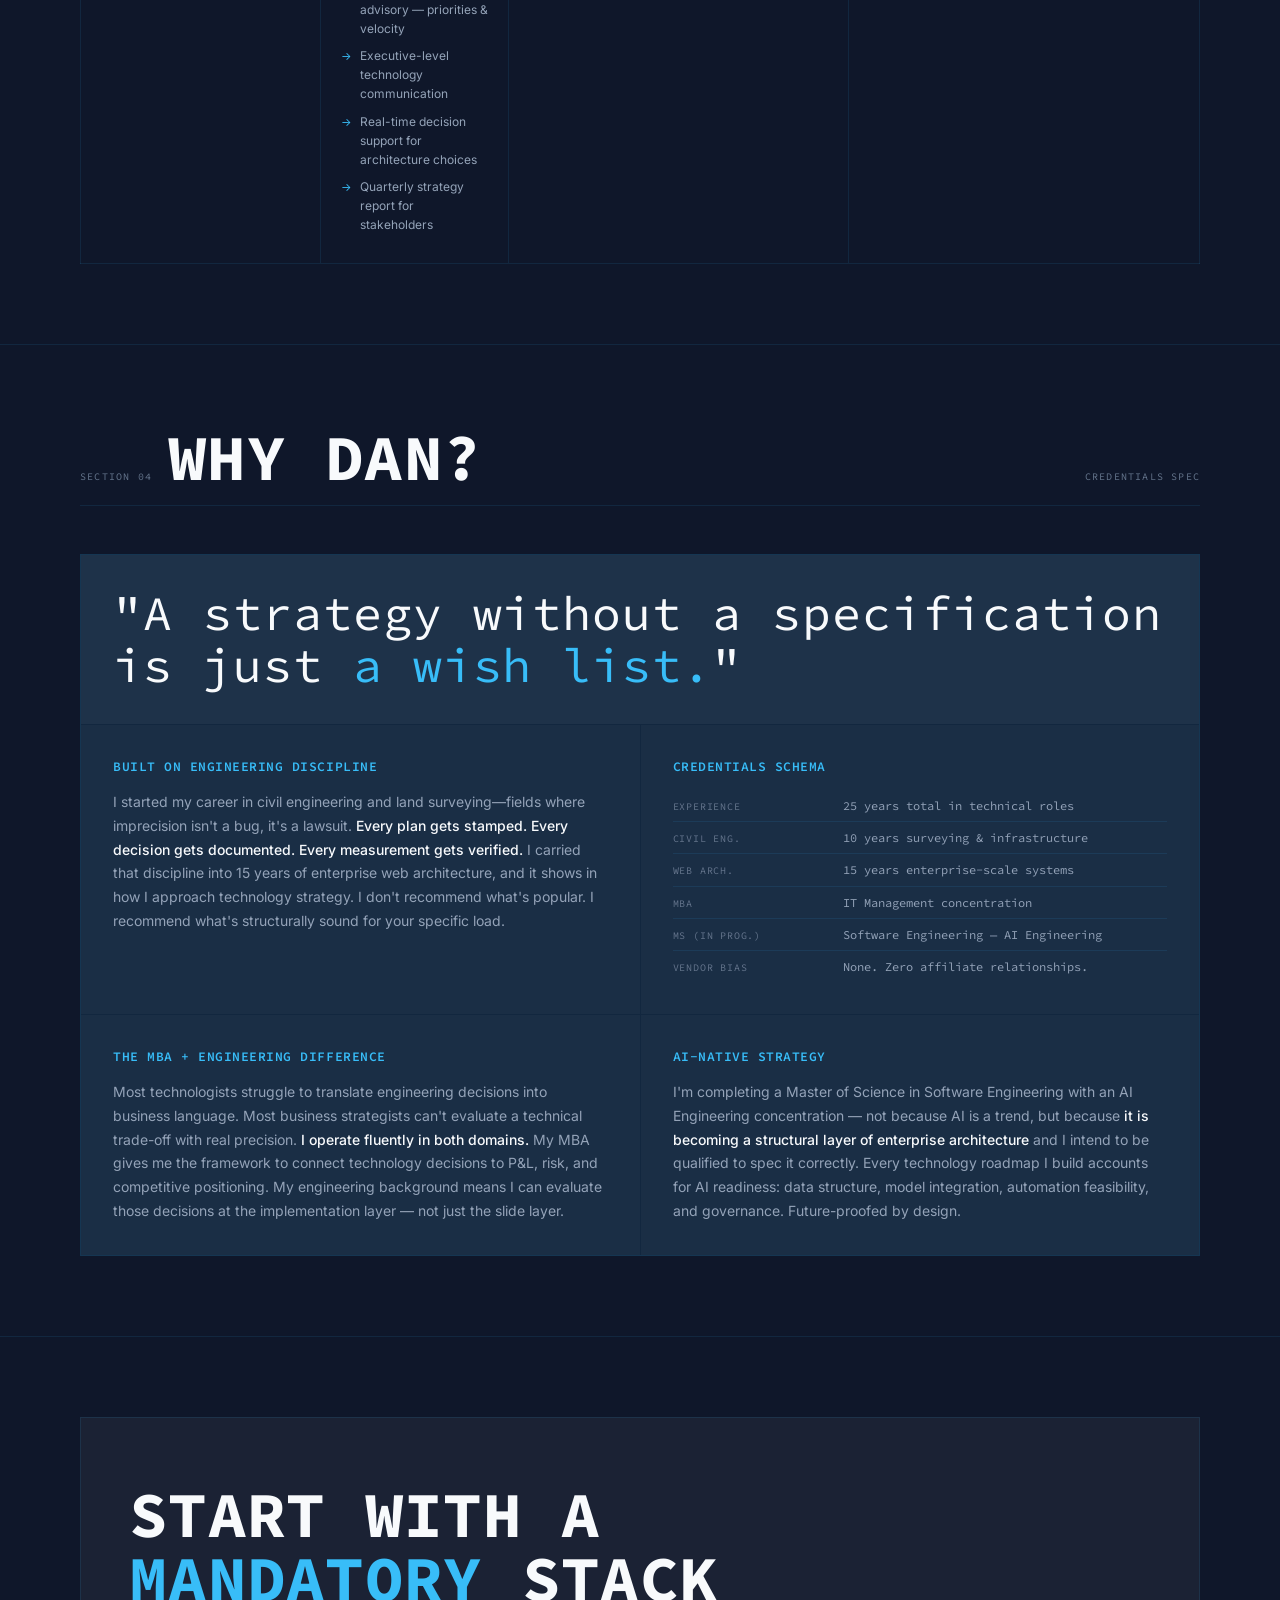
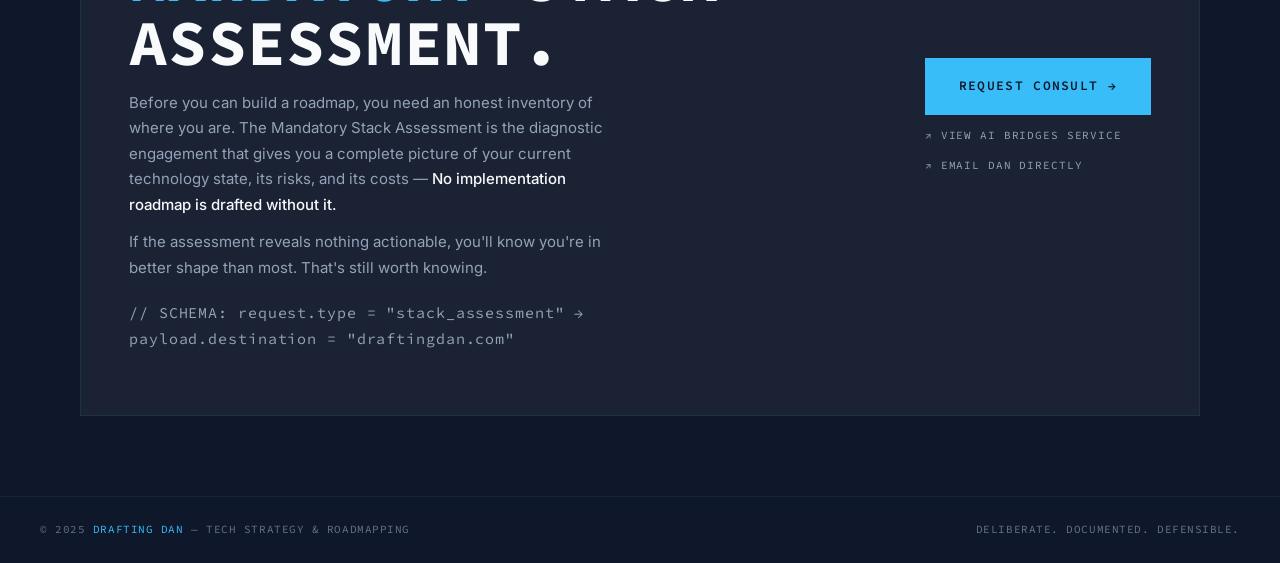
<file: tech-strategy/index.html>
<!DOCTYPE html>
<html lang="en">

<head>
    <meta charset="UTF-8">
    <meta name="viewport" content="width=device-width, initial-scale=1.0">
    <title>Tech Strategy — Drafting Dan</title>
    <!-- Fonts: Inter and Source Code Pro -->
    <link rel="preconnect" href="https://fonts.googleapis.com">
    <link rel="preconnect" href="https://fonts.gstatic.com" crossorigin>
    <link
        href="https://fonts.googleapis.com/css2?family=Inter:wght@300;400;600&family=Source+Code+Pro:wght@400;600;700&display=swap"
        rel="stylesheet">
    <meta name="description"
        content="Strategic technology roadmapping and mandatory stack assessments. DraftingDan provides fractional CTO leadership to align tech with business vision.">
    <link rel="stylesheet" href="style.css">

    <!-- Canonical Tag -->
    <link rel="canonical" href="https://draftingdan.com/tech-strategy/" />

    <!-- Open Graph / Facebook -->
    <meta property="og:type" content="website">
    <meta property="og:url" content="https://draftingdan.com/tech-strategy/">
    <meta property="og:title" content="Tech Strategy & Roadmapping | DraftingDan">
    <meta property="og:description"
        content="Professional technology strategy, mandatory stack assessments, and long-term architecture roadmapping by DraftingDan.">
    <meta property="og:image" content="https://draftingdan.com/ddlogo-bw.png">

    <!-- Twitter -->
    <meta property="twitter:card" content="summary_large_image">
    <meta property="twitter:url" content="https://draftingdan.com/tech-strategy/">
    <meta property="twitter:title" content="Tech Strategy & Roadmapping | DraftingDan">
    <meta property="twitter:description"
        content="Professional technology strategy, mandatory stack assessments, and long-term architecture roadmapping by DraftingDan.">
    <meta property="twitter:image" content="https://draftingdan.com/ddlogo-bw.png">
</head>

<body>

    <header>
        <nav class="container"
            style="display: flex; justify-content: space-between; align-items: center; padding-top: 2rem;">
            <div class="logo" style="font-family: var(--mono); font-size: 1.5rem; font-weight: 700;">
                <img src="/ddlogo-bw.png" alt="DraftingDan Logo" style="width: 2rem; height: 2rem;">
                <a href="/" style="text-decoration: none; color: inherit;">Drafting<span class="text-accent"
                        style="color: var(--accent);">Dan</span></a>
            </div>
            <div class="nav-links">
                <a href="/#benefits"
                    style="margin-left: 2rem; text-decoration: none; color: var(--ink-muted); font-size: 0.9rem; transition: color 0.3s;">Why
                    Fractional?</a>
                <a href="/#services"
                    style="margin-left: 2rem; text-decoration: none; color: var(--ink-muted); font-size: 0.9rem; transition: color 0.3s;">Services</a>
                <a href="/#about"
                    style="margin-left: 2rem; text-decoration: none; color: var(--ink-muted); font-size: 0.9rem; transition: color 0.3s;">About</a>
                <a href="/#contact" class="btn"
                    style="margin-left: 2rem; padding: 0.5rem 1rem; font-size: 0.8rem; border: 2px solid var(--accent); color: var(--accent); text-decoration: none; display: inline-block;">Contact</a>
            </div>
        </nav>
    </header>

    <div class="marquee-wrap">
        <div class="marquee-track">
            <span class="marquee-item">TECHNOLOGY ROADMAPPING <span>◆</span></span>
            <span class="marquee-item">MANDATORY DIAGNOSTICS <span>◆</span></span>
            <span class="marquee-item">LONG-TERM ARCHITECTURE VISION <span>◆</span></span>
            <span class="marquee-item">FRACTIONAL CTO <span>◆</span></span>
            <span class="marquee-item">BUILD VS BUY ANALYSIS <span>◆</span></span>
            <span class="marquee-item">VENDOR EVALUATION <span>◆</span></span>
            <span class="marquee-item">BLUEPRINTS FOR THE MODERN ENTERPRISE <span>◆</span></span>
            <span class="marquee-item">TECHNOLOGY ROADMAPPING <span>◆</span></span>
            <span class="marquee-item">MANDATORY DIAGNOSTICS <span>◆</span></span>
            <span class="marquee-item">LONG-TERM ARCHITECTURE VISION <span>◆</span></span>
            <span class="marquee-item">FRACTIONAL CTO <span>◆</span></span>
            <span class="marquee-item">BUILD VS BUY ANALYSIS <span>◆</span></span>
            <span class="marquee-item">VENDOR EVALUATION <span>◆</span></span>
            <span class="marquee-item">BLUEPRINTS FOR THE MODERN ENTERPRISE <span>◆</span></span>
        </div>
    </div>

    <!-- HERO -->
    <section class="hero">
        <p class="hero-eyebrow fade-in">TECH STRATEGY — SERVICE SPEC v2025</p>
        <h1 class="hero-headline fade-in delay-1">
            YOUR STACK IS<br>
            <span class="accent-line">A DECISION</span>
            TREAT IT LIKE ONE
        </h1>
        <p class="hero-sub fade-in delay-2">
            Most technology decisions get made reactively—a vendor demo here, a developer preference there. Over five
            years, those decisions <strong>compound into a fragmented stack that nobody fully understands and everybody
                maintains with duct tape.</strong> A roadmap isn't a wish list. It's a load-bearing document.
        </p>
        <div class="hero-data-strip fade-in delay-3">
            <div class="hero-stat">
                <div class="hero-stat-val">25</div>
                <div class="hero-stat-label">Years Systems Experience</div>
            </div>
            <div class="hero-stat">
                <div class="hero-stat-val">MBA</div>
                <div class="hero-stat-label">IT Management Focus</div>
            </div>
            <div class="hero-stat">
                <div class="hero-stat-val">0</div>
                <div class="hero-stat-label">Vendor Affiliations</div>
            </div>
        </div>
    </section>

    <hr class="rule">

    <!-- PROBLEM -->
    <section class="container">
        <div class="section-header">
            <span class="section-tag">SECTION 01</span>
            <h2 class="section-title">THE DRIFTING FOUNDATION</h2>
            <span class="section-num">STRUCTURAL RISK ANALYSIS</span>
        </div>

        <div class="problem-grid">
            <div class="problem-cell full-width">
                <div class="cell-label">ASSESSMENT</div>
                <p>A building without blueprints doesn't collapse on day one. It drifts. Each contractor adds their own
                    interpretation of "load-bearing." Each renovation patches over the last one. Years later, you can't
                    remove a single wall without calling in a structural engineer to figure out what's actually holding
                    the ceiling up. <strong>That's what an unplanned technology stack looks like from the
                        inside.</strong> And most mid-market companies are living in it right now.</p>
            </div>

            <div class="problem-cell">
                <div class="cell-label">FAULT TYPE 001</div>
                <h3>⚠ REACTIVE STACK GROWTH</h3>
                <p>Tools get added to solve immediate problems, not to serve long-term architecture. Three years later
                    you have four overlapping project management platforms, two CRMs with different data, and a Slack
                    channel called #fix-this-later.</p>
            </div>

            <div class="problem-cell">
                <div class="cell-label">FAULT TYPE 002</div>
                <h3>⚠ UNDOCUMENTED DECISIONS</h3>
                <p>Nobody remembers why you chose the current database. The developer who picked the framework left in
                    2021. The vendor contract auto-renewed for three years without anyone noticing. These are structural
                    liabilities—not minor inconveniences.</p>
            </div>

            <div class="problem-cell">
                <div class="cell-label">FAULT TYPE 003</div>
                <h3>⚠ VISION WITHOUT SPECIFICATION</h3>
                <p>Leadership wants "AI-powered" everything. Engineering wants to rewrite the monolith. Sales needs a
                    new CRM. Without a governed roadmap that connects business outcomes to technical decisions, every
                    initiative competes and nothing ships on time.</p>
            </div>

            <div class="problem-cell">
                <div class="cell-label">FAULT TYPE 004</div>
                <h3>⚠ BUILD VS. BUY PARALYSIS</h3>
                <p>Should you build the integration or buy a platform? Hire a specialist or use a generalist? Migrate
                    now or run parallel systems? Without a strategic framework and someone who has seen these decisions
                    play out at scale, every choice feels like a coin flip.</p>
            </div>

            <div class="problem-cell full-width callout-block">
                <p>Technology strategy isn't about chasing trends. <strong>It's about making deliberate, documented,
                        defensible decisions that compound into competitive advantage.</strong> Every hour spent
                    debating stack without a governing framework is an hour of drift. Drift is expensive.</p>
            </div>
        </div>

        <div class="fault-list">
            <div class="fault-item">
                <span class="fault-index">F.01</span>
                <p class="fault-text"><strong>No governing architecture document.</strong> Decisions are tribal
                    knowledge, not institutional record. When key people leave, the reasoning leaves with them.</p>
            </div>
            <div class="fault-item">
                <span class="fault-index">F.02</span>
                <p class="fault-text"><strong>Technology roadmap disconnected from business strategy.</strong>
                    Engineering builds what it can. Leadership asks for what it wants. Neither speaks the other's
                    language fluently.</p>
            </div>
            <div class="fault-item">
                <span class="fault-index">F.03</span>
                <p class="fault-text"><strong>Stack sprawl driving up operational overhead.</strong> Licensing costs,
                    maintenance burden, and context-switching overhead grow faster than the team's capacity to manage
                    them.</p>
            </div>
            <div class="fault-item">
                <span class="fault-index">F.04</span>
                <p class="fault-text"><strong>No clear criteria for future technology decisions.</strong> Without a
                    defined evaluation framework, every new tool assessment starts from scratch and is vulnerable to
                    bias, salesmanship, and recency.</p>
            </div>
        </div>
    </section>

    <hr class="rule">

    <!-- SOLUTION -->
    <section class="container">
        <div class="section-header">
            <span class="section-tag">SECTION 02</span>
            <h2 class="section-title">THE STRATEGY BLUEPRINT</h2>
            <span class="section-num">METHODOLOGY SPEC</span>
        </div>

        <div class="solution-intro">
            <div class="solution-intro-text">
                <h3>DELIBERATE BY DESIGN</h3>
                <p>I bring the same discipline to technology strategy that a civil engineer brings to a site plan:
                    <strong>survey the existing conditions first, define the load requirements, then design the
                        structure.</strong> No tool gets recommended without understanding what problem it's solving,
                    what it costs to maintain, and how it connects to everything else you're running. <strong>Strategy
                        builds begin with a mandatory Stack Assessment.</strong>
                </p>
                <p>My background spans 10 years of civil engineering and surveying—where every decision is documented,
                    justified, and stamped—followed by 15 years architecting and maintaining enterprise web applications
                    at scale. I hold an <strong>MBA with an IT Management concentration</strong> and I'm completing a
                    Master of Science in Software Engineering with an AI Engineering focus. I've sat in both the
                    boardroom and the server room. I speak both languages without a translator.</p>
                <p>The output isn't a slide deck with arrows and buzzwords. It's a <strong>governed technology
                        blueprint</strong>: a living document that defines your current architecture, your target state,
                    the sequenced decisions required to get there, and the evaluation criteria for every future
                    technology choice.</p>
            </div>

            <div class="roadmap-diagram">
                <div class="diagram-header">// STRATEGY ENGAGEMENT — PHASE FLOW</div>

                <div class="roadmap-phase">
                    <div class="phase-marker">
                        <div class="phase-dot active"></div>
                        <div class="phase-line"></div>
                    </div>
                    <div class="phase-body active">
                        <div class="phase-label">PHASE 01 — SURVEY</div>
                        <div class="phase-val">Current State Mapping</div>
                    </div>
                </div>
                <div class="roadmap-phase">
                    <div class="phase-marker">
                        <div class="phase-dot active"></div>
                        <div class="phase-line"></div>
                    </div>
                    <div class="phase-body active">
                        <div class="phase-label">PHASE 02 — ANALYSIS</div>
                        <div class="phase-val">Gap &amp; Risk Identification</div>
                    </div>
                </div>
                <div class="roadmap-phase">
                    <div class="phase-marker">
                        <div class="phase-dot active"></div>
                        <div class="phase-line"></div>
                    </div>
                    <div class="phase-body active">
                        <div class="phase-label">PHASE 03 — DESIGN</div>
                        <div class="phase-val">Target Architecture &amp; Stack Spec</div>
                    </div>
                </div>
                <div class="roadmap-phase">
                    <div class="phase-marker">
                        <div class="phase-dot active"></div>
                        <div class="phase-line"></div>
                    </div>
                    <div class="phase-body active">
                        <div class="phase-label">PHASE 04 — SEQUENCE</div>
                        <div class="phase-val">Prioritized Decision Roadmap</div>
                    </div>
                </div>
                <div class="roadmap-phase">
                    <div class="phase-marker">
                        <div class="phase-dot"></div>
                    </div>
                    <div class="phase-body">
                        <div class="phase-label">PHASE 05 — GOVERN</div>
                        <div class="phase-val">Ongoing Oversight (Optional)</div>
                    </div>
                </div>
            </div>
        </div>

        <div class="tech-specs">
            <div class="spec-cell">
                <div class="spec-cell-label">DELIVERABLE FORMAT</div>
                <div class="spec-cell-val">GOVERNED DOCUMENT</div>
                <div class="spec-cell-desc">Not a presentation. A versioned architecture document with decisions,
                    rationale, and evaluation criteria — built to be maintained, not shelved.</div>
            </div>
            <div class="spec-cell">
                <div class="spec-cell-label">EVALUATION FRAMEWORK</div>
                <div class="spec-cell-val">VENDOR-NEUTRAL</div>
                <div class="spec-cell-desc">No affiliate relationships. No preferred platforms. Every recommendation is
                    scored against your specific requirements, constraints, and long-term architecture.</div>
            </div>
            <div class="spec-cell">
                <div class="spec-cell-label">INTEGRATION LAYER</div>
                <div class="spec-cell-val">BUSINESS + TECHNICAL</div>
                <div class="spec-cell-desc">Strategy bridges executive goals and engineering constraints. Every
                    recommendation maps to a business outcome and an implementation pathway.</div>
            </div>
            <div class="spec-cell">
                <div class="spec-cell-label">DECISION SCHEMA</div>
                <div class="spec-cell-val">DOCUMENTED + JUSTIFIED</div>
                <div class="spec-cell-desc">Every recommendation includes the reasoning, the alternatives considered,
                    and the conditions under which the decision should be revisited.</div>
            </div>
            <div class="spec-cell">
                <div class="spec-cell-label">AI READINESS</div>
                <div class="spec-cell-val">BUILT INTO SPEC</div>
                <div class="spec-cell-desc">AI integration is treated as an infrastructure layer, not a feature.
                    Roadmaps account for data readiness, model selection, and automation feasibility from day one.</div>
            </div>
            <div class="spec-cell">
                <div class="spec-cell-label">TIMEFRAME</div>
                <div class="spec-cell-val">3 / 12 / 36 MONTHS</div>
                <div class="spec-cell-desc">Roadmaps are structured in three horizons — immediate decisions, annual
                    milestones, and long-term architectural targets — with clear handoff points between each.</div>
            </div>
        </div>
    </section>

    <hr class="rule">

    <!-- PACKAGES -->
    <section class="container">
        <div class="section-header">
            <span class="section-tag">SECTION 03</span>
            <h2 class="section-title">ENGAGEMENT BLUEPRINTS</h2>
            <span class="section-num">SERVICE SPECIFICATIONS</span>
        </div>

        <div class="table-wrap">
            <table class="packages-table">
                <thead class="packages-thead">
                    <tr>
                        <th style="width:240px">PACKAGE</th>
                        <th>DELIVERABLES</th>
                        <th>SCOPE &amp; ENGAGEMENT</th>
                        <th>STRUCTURAL OUTCOME</th>
                    </tr>
                </thead>
                <tbody>
                    <tr class="pkg-row">
                        <td class="pkg-cell">
                            <span class="pkg-id">STRATEGY-01</span>
                            <span class="pkg-name">MANDATORY STACK ASSESSMENT</span>
                            <span class="pkg-subtitle">Current State Diagnostic Engagement</span>
                            <div class="pkg-investment">
                                <span class="investment-label">STANDARD FEE</span>
                                <span class="investment-val">$8,000</span>
                            </div>
                            <div><span class="badge-tier badge-discovery">MANDATORY</span></div>
                        </td>
                        <td class="pkg-cell">
                            <div class="pkg-deliverable">
                                <ul>
                                    <li>Full inventory of current technology stack</li>
                                    <li>Integration map — what connects to what</li>
                                    <li>Redundancy and overlap analysis</li>
                                    <li>Licensing cost audit</li>
                                    <li>Risk register — single points of failure</li>
                                    <li>Written findings report with prioritized actions</li>
                                </ul>
                            </div>
                        </td>
                        <td class="pkg-cell">
                            <div class="pkg-scope">Fixed engagement. Remote discovery sessions and async documentation
                                review. Delivered in 5–7 business days.</div>
                        </td>
                        <td class="pkg-cell">
                            <div class="pkg-outcome">You know exactly what you have, what it costs, what's redundant,
                                and
                                where your highest risks are. A factual foundation for every decision that follows.
                            </div>
                        </td>
                    </tr>

                    <tr class="pkg-row highlight-row">
                        <td class="pkg-cell">
                            <span class="pkg-id">STRATEGY-02</span>
                            <span class="pkg-name">TECHNOLOGY ROADMAP</span>
                            <span class="pkg-subtitle">Strategic Architecture Blueprint</span>
                            <div class="pkg-investment">
                                <span class="investment-label">STANDARD FEE</span>
                                <span class="investment-val">$25,000+</span>
                            </div>
                            <div><span class="badge-tier badge-strategy">ROADMAP</span></div>
                        </td>
                        <td class="pkg-cell">
                            <div class="pkg-deliverable">
                                <ul>
                                    <li>Target state architecture design</li>
                                    <li>Stack selection with scored evaluation criteria</li>
                                    <li>Build vs. buy analysis for key decision points</li>
                                    <li>3 / 12 / 36-month sequenced roadmap</li>
                                    <li>AI integration readiness assessment</li>
                                    <li>Executive summary + engineering spec</li>
                                </ul>
                            </div>
                        </td>
                        <td class="pkg-cell">
                            <div class="pkg-scope">Project-based engagement. Requires Mandatory Stack Assessment as
                                diagnostic intake phase.
                                Total timeline: 3–5 weeks. Final deliverable is a versioned, governed document.</div>
                        </td>
                        <td class="pkg-cell">
                            <div class="pkg-outcome">A load-bearing strategy document. Every future technology decision
                                has
                                a governing framework. No more reactive stack choices or undocumented rationale.</div>
                        </td>
                    </tr>

                    <tr class="pkg-row">
                        <td class="pkg-cell">
                            <span class="pkg-id">STRATEGY-03</span>
                            <span class="pkg-name">FRACTIONAL CTO</span>
                            <span class="pkg-subtitle">Ongoing Strategic Partnership</span>
                            <div class="pkg-investment">
                                <span class="investment-label">STANDARD FEE</span>
                                <span class="investment-val">$7,500<span class="per-month">/mo</span></span>
                            </div>
                            <div><span class="badge-tier badge-partner">PARTNERSHIP</span></div>
                        </td>
                        <td class="pkg-cell">
                            <div class="pkg-deliverable">
                                <ul>
                                    <li>Monthly technology roadmap reviews &amp; updates</li>
                                    <li>Ongoing vendor evaluation &amp; contract oversight</li>
                                    <li>Engineering team advisory — priorities &amp; velocity</li>
                                    <li>Executive-level technology communication</li>
                                    <li>Real-time decision support for architecture choices</li>
                                    <li>Quarterly strategy report for stakeholders</li>
                                </ul>
                            </div>
                        </td>
                        <td class="pkg-cell">
                            <div class="pkg-scope">Monthly retainer. Minimum 3-month engagement. Structured as
                                fractional
                                executive relationship — CTO-level judgment without full-time overhead.</div>
                        </td>
                        <td class="pkg-cell">
                            <div class="pkg-outcome">Your technology strategy is actively governed, continuously
                                updated,
                                and permanently aligned to business outcomes. Decisions stop being reactive.
                                Architecture
                                compounds over time.</div>
                        </td>
                    </tr>
                </tbody>
            </table>
        </div>
    </section>

    <hr class="rule">

    <!-- WHY DAN -->
    <section class="container">
        <div class="section-header">
            <span class="section-tag">SECTION 04</span>
            <h2 class="section-title">WHY DAN?</h2>
            <span class="section-num">CREDENTIALS SPEC</span>
        </div>

        <div class="why-dan-grid">
            <div class="why-cell wide">
                <blockquote>"A strategy without a specification<br>is just <span>a wish list.</span>"</blockquote>
            </div>

            <div class="why-cell">
                <h3>BUILT ON ENGINEERING DISCIPLINE</h3>
                <p>I started my career in civil engineering and land surveying—fields where imprecision isn't a bug,
                    it's a lawsuit. <strong>Every plan gets stamped. Every decision gets documented. Every measurement
                        gets verified.</strong> I carried that discipline into 15 years of enterprise web architecture,
                    and it shows in how I approach technology strategy. I don't recommend what's popular. I recommend
                    what's structurally sound for your specific load.</p>
            </div>

            <div class="why-cell">
                <h3>CREDENTIALS SCHEMA</h3>
                <ul class="credentials-list">
                    <li><span class="cred-key">EXPERIENCE</span> 25 years total in technical roles</li>
                    <li><span class="cred-key">CIVIL ENG.</span> 10 years surveying &amp; infrastructure</li>
                    <li><span class="cred-key">WEB ARCH.</span> 15 years enterprise-scale systems</li>
                    <li><span class="cred-key">MBA</span> IT Management concentration</li>
                    <li><span class="cred-key">MS (in prog.)</span> Software Engineering — AI Engineering</li>
                    <li><span class="cred-key">VENDOR BIAS</span> None. Zero affiliate relationships.</li>
                </ul>
            </div>

            <div class="why-cell">
                <h3>THE MBA + ENGINEERING DIFFERENCE</h3>
                <p>Most technologists struggle to translate engineering decisions into business language. Most business
                    strategists can't evaluate a technical trade-off with real precision. <strong>I operate fluently in
                        both domains.</strong> My MBA gives me the framework to connect technology decisions to P&amp;L,
                    risk, and competitive positioning. My engineering background means I can evaluate those decisions at
                    the implementation layer — not just the slide layer.</p>
            </div>

            <div class="why-cell">
                <h3>AI-NATIVE STRATEGY</h3>
                <p>I'm completing a Master of Science in Software Engineering with an AI Engineering concentration — not
                    because AI is a trend, but because <strong>it is becoming a structural layer of enterprise
                        architecture</strong> and I intend to be qualified to spec it correctly. Every technology
                    roadmap I build accounts for AI readiness: data structure, model integration, automation
                    feasibility, and governance. Future-proofed by design.</p>
            </div>
        </div>
    </section>

    <hr class="rule">

    <section class="container" id="consult">
        <div class="cta-section">
            <div>
                <h2>START WITH A <span>MANDATORY</span> STACK ASSESSMENT.</h2>
                <p>Before you can build a roadmap, you need an honest inventory of where you are. The Mandatory Stack
                    Assessment
                    is the diagnostic engagement that gives you a complete picture of your current technology state, its
                    risks, and its costs — <strong>No implementation roadmap is drafted without it.</strong></p>
                <p style="margin-top:12px">If the assessment reveals nothing actionable, you'll know you're in better
                    shape than most. That's still worth knowing.</p>
                <p class="cta-schema">// SCHEMA: request.type = "stack_assessment" → payload.destination =
                    "draftingdan.com"</p>
            </div>
            <div class="cta-block">
                <a href="mailto:inquiry@draftingdan.com" class="btn-primary">REQUEST CONSULT →</a>
                <a href="/ai-bridges" class="btn-secondary">↗ VIEW AI BRIDGES SERVICE</a>
                <a href="mailto:daniel@draftingdan.com" class="btn-secondary">↗ EMAIL DAN DIRECTLY</a>
            </div>
        </div>
    </section>

    <footer>
        <p>© 2025 <a href="https://www.draftingdan.com">DRAFTING DAN</a> — TECH STRATEGY &amp; ROADMAPPING</p>
        <p>DELIBERATE. DOCUMENTED. DEFENSIBLE.</p>
    </footer>

</body>

</html>
</file>
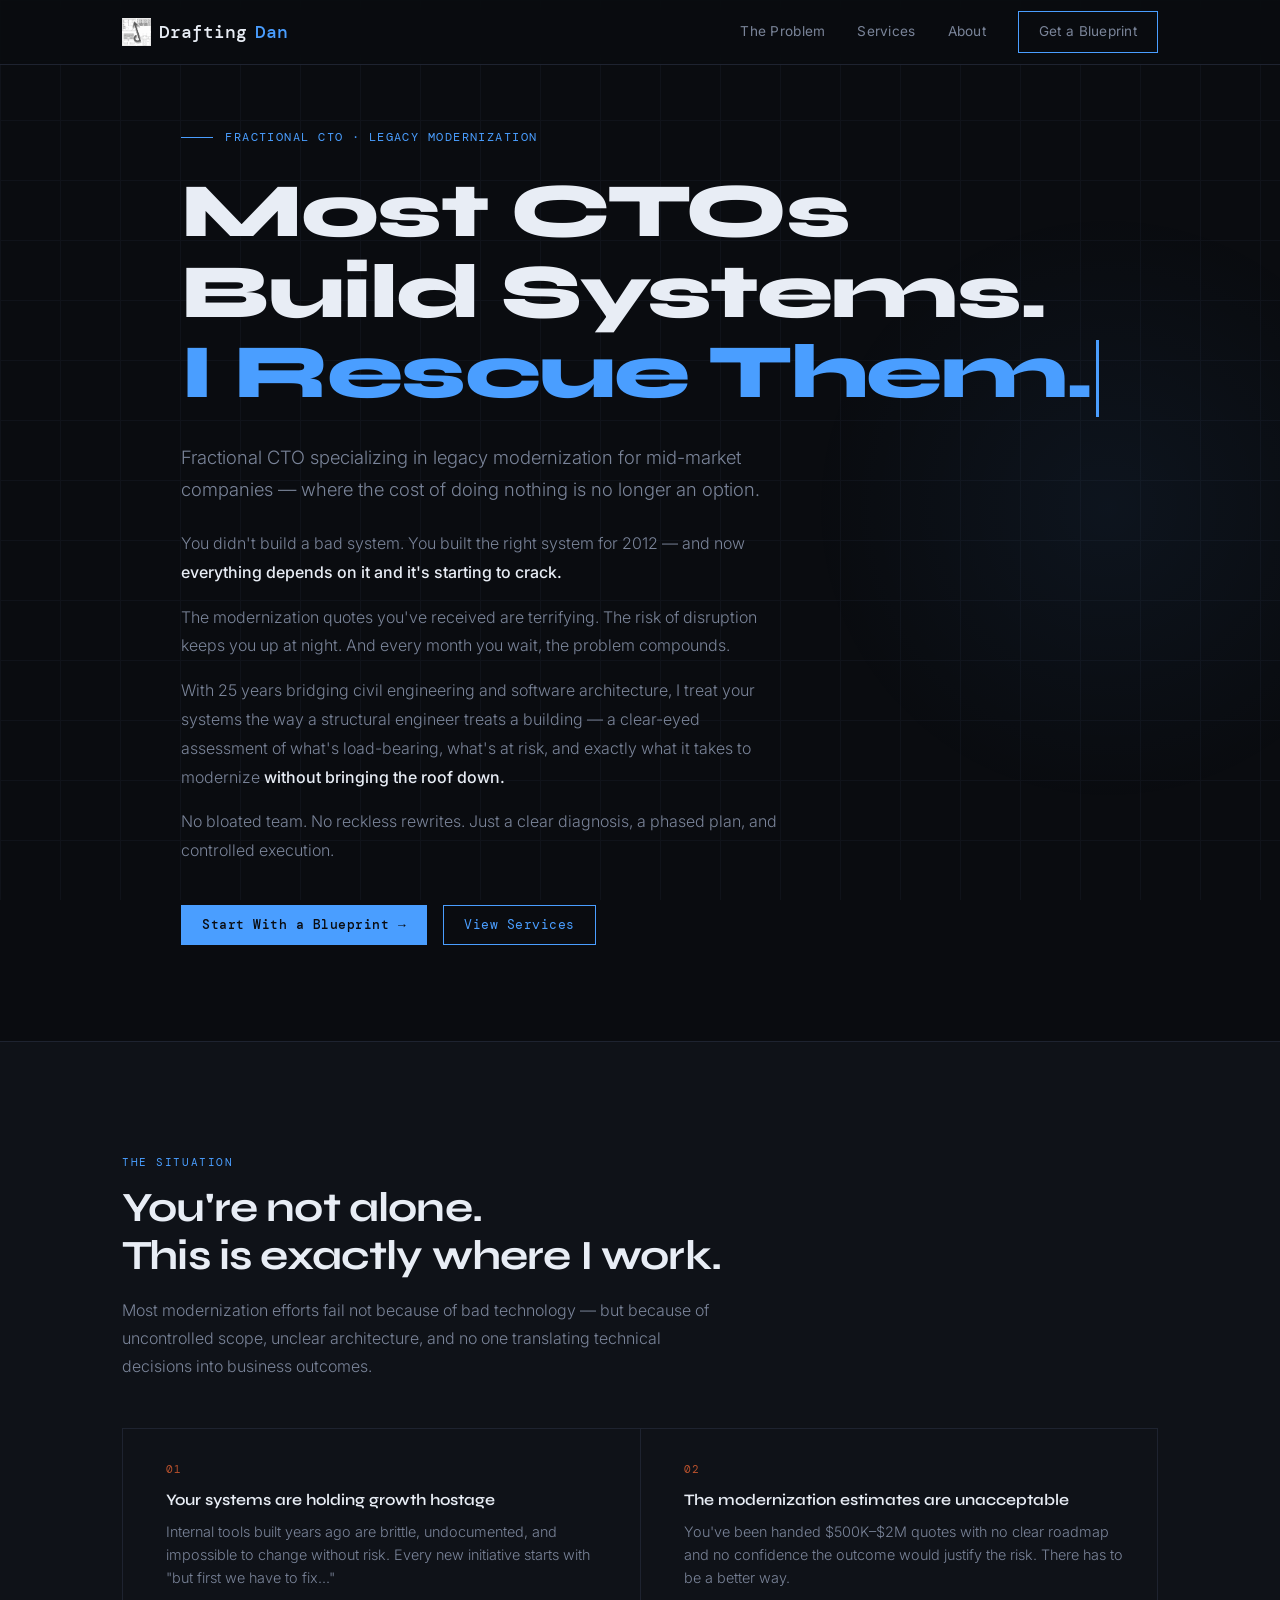
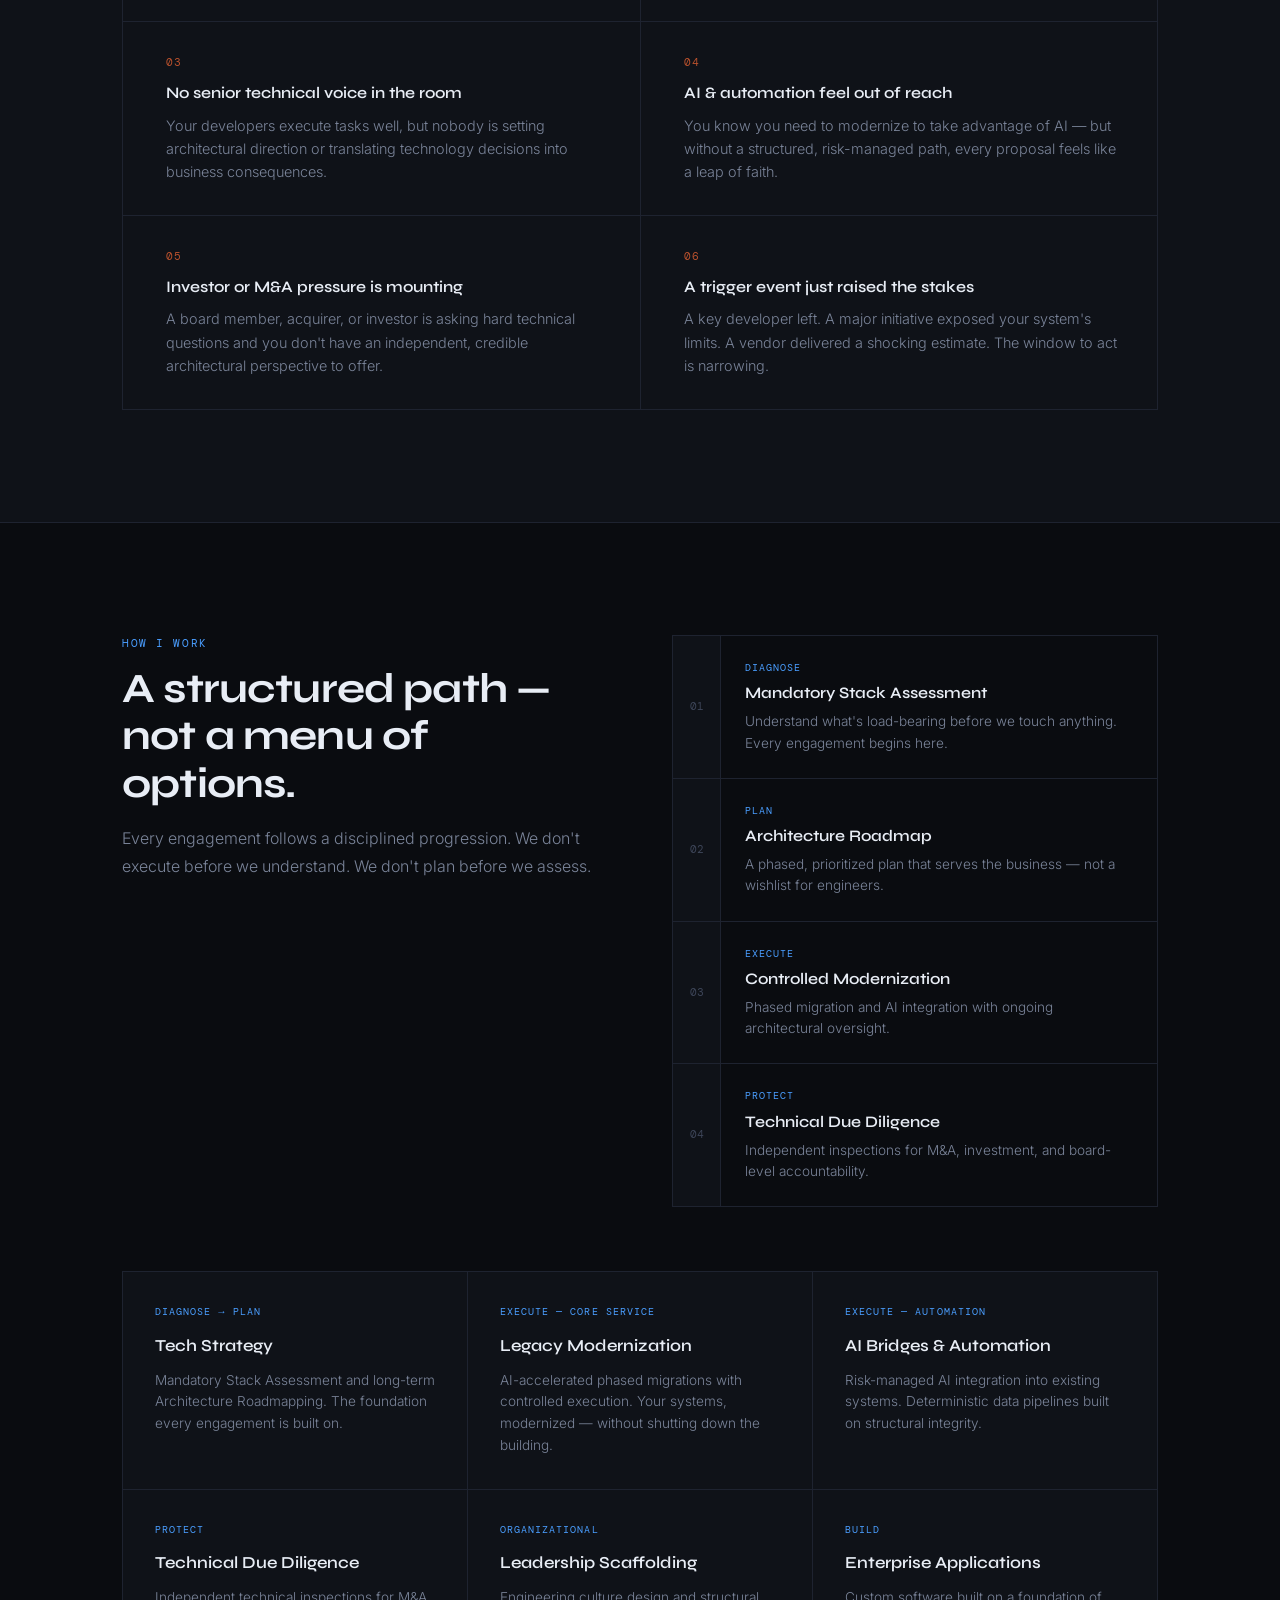
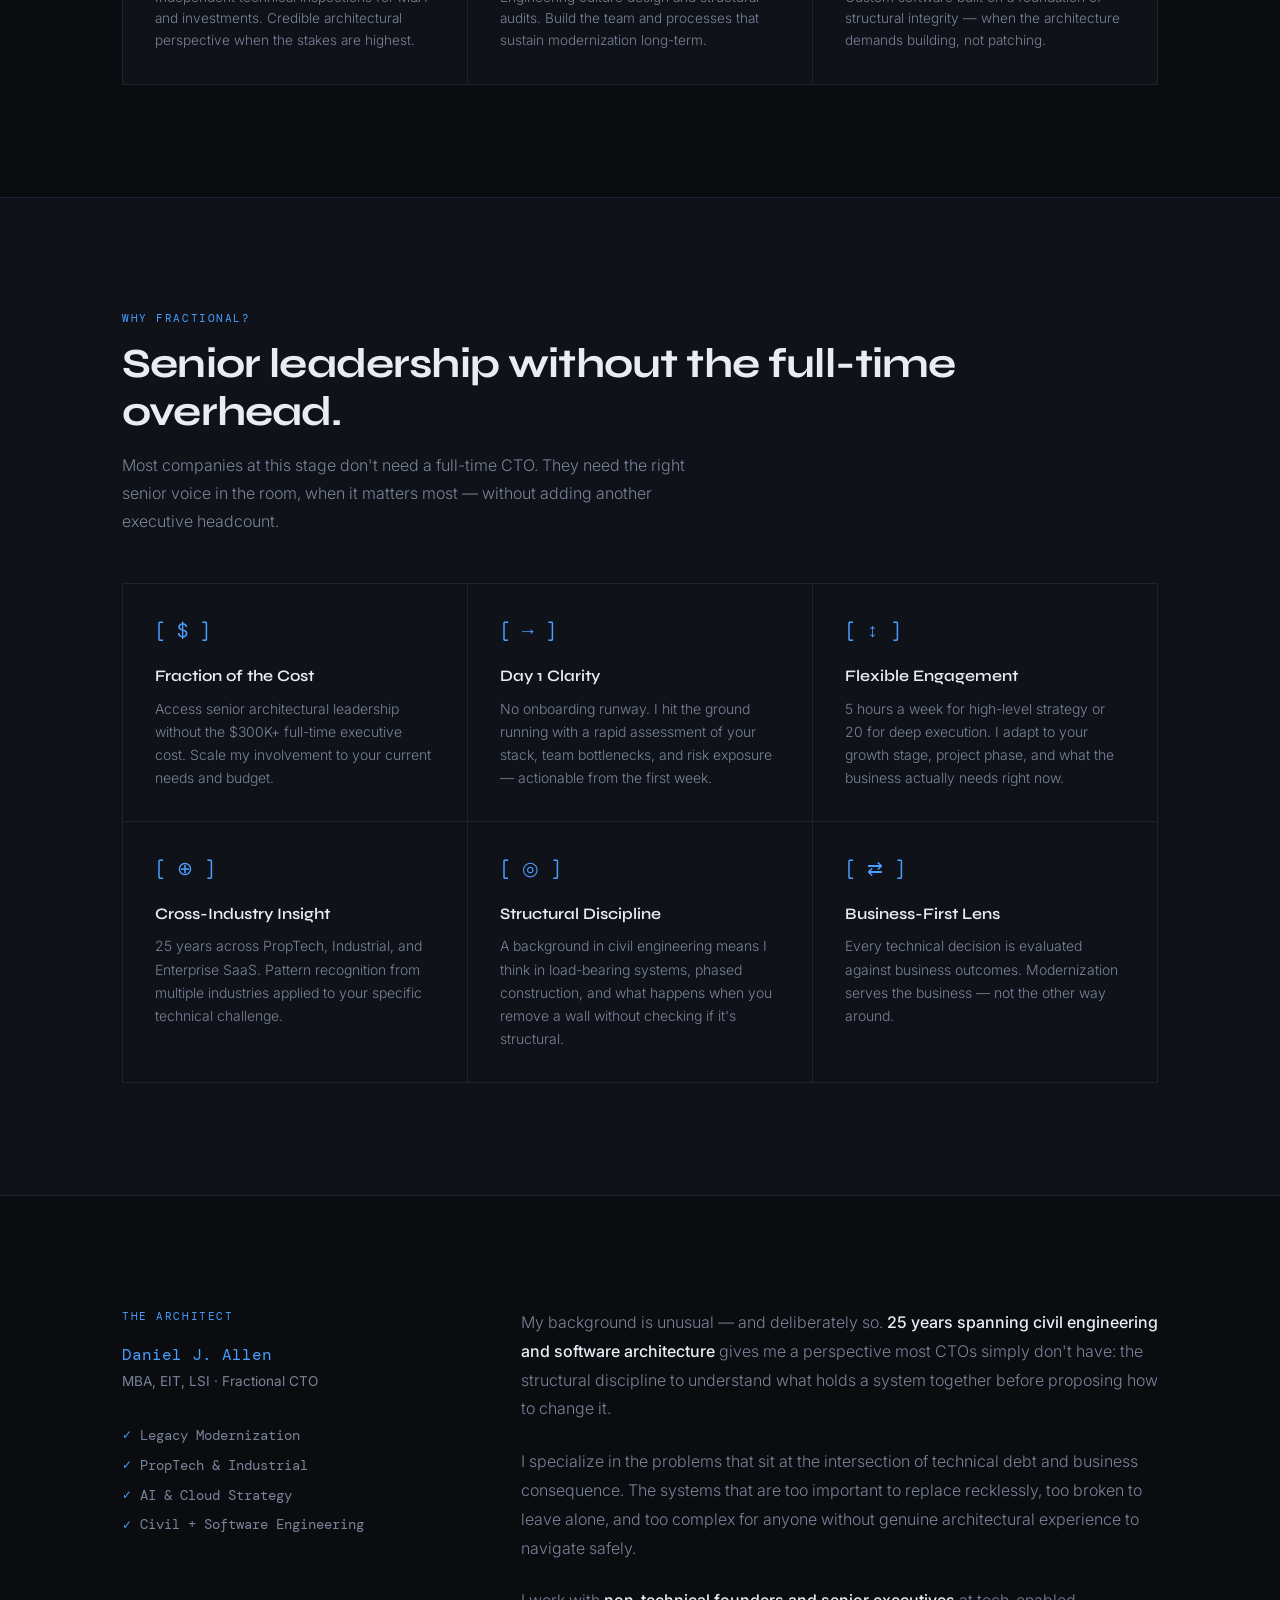
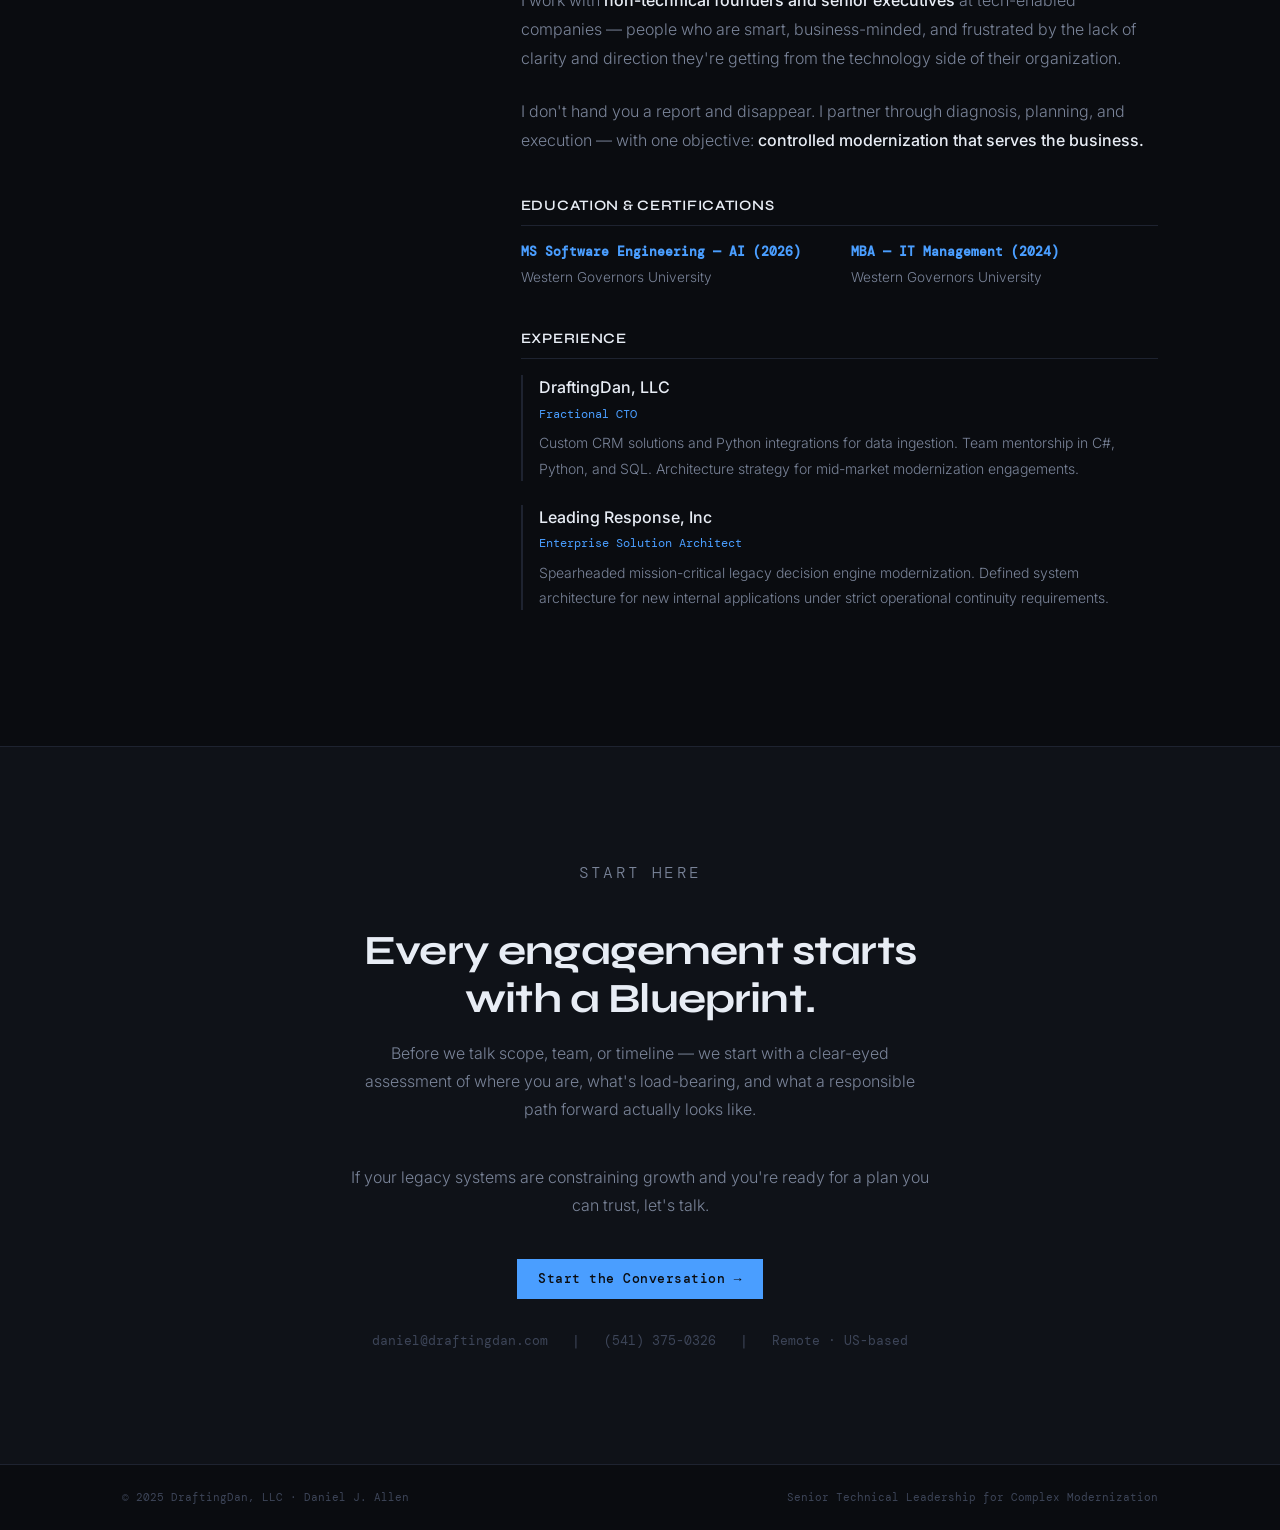
<file: dd_homepage_index.html>
<!DOCTYPE html>
<html lang="en">
<head>
  <meta charset="UTF-8">
  <meta name="viewport" content="width=device-width, initial-scale=1.0">
  <title>DraftingDan | Legacy Modernization & Fractional CTO</title>
  <meta name="description" content="Fractional CTO specializing in legacy system modernization for mid-market companies. Clear diagnosis, phased plans, controlled execution.">

  <link rel="preconnect" href="https://fonts.googleapis.com">
  <link rel="preconnect" href="https://fonts.gstatic.com" crossorigin>
  <link href="https://fonts.googleapis.com/css2?family=DM+Mono:wght@400;500&family=Syne:wght@400;600;700;800&family=Inter:wght@300;400;500&display=swap" rel="stylesheet">

  <link rel="canonical" href="https://draftingdan.com/" />
  <meta property="og:type" content="website">
  <meta property="og:url" content="https://draftingdan.com/">
  <meta property="og:title" content="DraftingDan | Legacy Modernization & Fractional CTO">
  <meta property="og:description" content="Fractional CTO specializing in legacy system modernization. Clear diagnosis, phased plans, controlled execution.">
  <meta property="og:image" content="https://draftingdan.com/ddlogo-bw.png">

  <style>
    :root {
      --bg:           #0a0c10;
      --bg-card:      #0f1218;
      --bg-elevated:  #141820;
      --grid-line:    #1e2330;
      --accent:       #4a9eff;
      --accent-dim:   #1e3a5f;
      --accent-glow:  rgba(74,158,255,0.15);
      --warn:         #ff6b35;
      --warn-dim:     rgba(255,107,53,0.12);
      --text-primary: #e8edf5;
      --text-secondary: #7a8499;
      --text-muted:   #3d4558;
      --font-display: 'Syne', sans-serif;
      --font-mono:    'DM Mono', monospace;
      --font-body:    'Inter', sans-serif;
      --max-w:        1100px;
    }

    *, *::before, *::after { box-sizing: border-box; margin: 0; padding: 0; }

    html { scroll-behavior: smooth; }

    body {
      background: var(--bg);
      color: var(--text-primary);
      font-family: var(--font-body);
      font-size: 16px;
      line-height: 1.6;
      overflow-x: hidden;
    }

    /* ── GRID OVERLAY ── */
    body::before {
      content: '';
      position: fixed;
      inset: 0;
      background-image:
        linear-gradient(var(--grid-line) 1px, transparent 1px),
        linear-gradient(90deg, var(--grid-line) 1px, transparent 1px);
      background-size: 60px 60px;
      opacity: 0.35;
      pointer-events: none;
      z-index: 0;
    }

    .container {
      max-width: var(--max-w);
      margin: 0 auto;
      padding: 0 2rem;
      position: relative;
      z-index: 1;
    }

    /* ── NAV ── */
    header {
      position: fixed;
      top: 0; left: 0; right: 0;
      z-index: 100;
      background: rgba(10,12,16,0.85);
      backdrop-filter: blur(12px);
      border-bottom: 1px solid var(--grid-line);
    }

    nav {
      display: flex;
      justify-content: space-between;
      align-items: center;
      height: 64px;
    }

    .logo {
      font-family: var(--font-mono);
      font-size: 1.1rem;
      font-weight: 500;
      color: var(--text-primary);
      text-decoration: none;
      display: flex;
      align-items: center;
      gap: 0.5rem;
    }

    .logo img { width: 1.8rem; height: 1.8rem; }
    .logo span { color: var(--accent); }

    .nav-links { display: flex; align-items: center; gap: 2rem; }

    .nav-links a {
      font-size: 0.85rem;
      color: var(--text-secondary);
      text-decoration: none;
      transition: color 0.2s;
      font-family: var(--font-body);
      font-weight: 400;
      letter-spacing: 0.02em;
    }

    .nav-links a:hover { color: var(--text-primary); }

    .btn {
      display: inline-block;
      padding: 0.55rem 1.25rem;
      background: transparent;
      border: 1px solid var(--accent);
      color: var(--accent);
      font-family: var(--font-mono);
      font-size: 0.8rem;
      text-decoration: none;
      transition: all 0.2s;
      letter-spacing: 0.04em;
      cursor: pointer;
    }

    .btn:hover {
      background: var(--accent);
      color: var(--bg);
    }

    .btn-primary {
      background: var(--accent);
      color: var(--bg);
      font-weight: 500;
    }

    .btn-primary:hover {
      background: transparent;
      color: var(--accent);
    }

    /* ── HERO ── */
    #hero {
      min-height: 100vh;
      display: flex;
      align-items: center;
      padding: 8rem 0 6rem;
      position: relative;
      overflow: hidden;
    }

    #hero::after {
      content: '';
      position: absolute;
      top: 20%;
      right: -10%;
      width: 600px;
      height: 600px;
      background: radial-gradient(circle, rgba(74,158,255,0.06) 0%, transparent 70%);
      pointer-events: none;
    }

    .hero-eyebrow {
      font-family: var(--font-mono);
      font-size: 0.75rem;
      color: var(--accent);
      letter-spacing: 0.12em;
      text-transform: uppercase;
      margin-bottom: 1.5rem;
      display: flex;
      align-items: center;
      gap: 0.75rem;
    }

    .hero-eyebrow::before {
      content: '';
      display: block;
      width: 2rem;
      height: 1px;
      background: var(--accent);
    }

    .hero-headline {
      font-family: var(--font-display);
      font-size: clamp(2.8rem, 6vw, 5rem);
      font-weight: 800;
      line-height: 1.05;
      letter-spacing: -0.02em;
      margin-bottom: 1.5rem;
      color: var(--text-primary);
    }

    .hero-headline em {
      font-style: normal;
      color: var(--accent);
    }

    .hero-sub {
      font-size: 1.15rem;
      color: var(--text-secondary);
      max-width: 620px;
      line-height: 1.75;
      margin-bottom: 1.5rem;
      font-weight: 300;
    }

    .hero-body {
      font-size: 1rem;
      color: var(--text-secondary);
      max-width: 600px;
      line-height: 1.8;
      margin-bottom: 2.5rem;
      font-weight: 300;
    }

    .hero-body p { margin-bottom: 1rem; }
    .hero-body p:last-child { margin-bottom: 0; }

    .hero-body strong {
      color: var(--text-primary);
      font-weight: 500;
    }

    .hero-cta {
      display: flex;
      gap: 1rem;
      align-items: center;
      flex-wrap: wrap;
    }

    .hero-note {
      font-family: var(--font-mono);
      font-size: 0.75rem;
      color: var(--text-muted);
    }

    /* ── SECTION SHARED ── */
    section { position: relative; z-index: 1; }

    .section-label {
      font-family: var(--font-mono);
      font-size: 0.7rem;
      color: var(--accent);
      letter-spacing: 0.14em;
      text-transform: uppercase;
      margin-bottom: 0.75rem;
    }

    .section-title {
      font-family: var(--font-display);
      font-size: clamp(1.8rem, 3.5vw, 2.6rem);
      font-weight: 700;
      line-height: 1.15;
      letter-spacing: -0.02em;
      margin-bottom: 1rem;
    }

    .section-intro {
      font-size: 1rem;
      color: var(--text-secondary);
      max-width: 600px;
      line-height: 1.75;
      font-weight: 300;
    }

    /* ── DIVIDER ── */
    .divider {
      border: none;
      border-top: 1px solid var(--grid-line);
      margin: 0;
    }

    /* ── PROBLEM SECTION ── */
    #problem {
      padding: 7rem 0;
      background: var(--bg-card);
      border-top: 1px solid var(--grid-line);
      border-bottom: 1px solid var(--grid-line);
    }

    .problem-grid {
      display: grid;
      grid-template-columns: 1fr 1fr;
      gap: 1px;
      background: var(--grid-line);
      border: 1px solid var(--grid-line);
      margin-top: 3rem;
    }

    .problem-item {
      background: var(--bg-card);
      padding: 2rem 2rem 2rem 2.5rem;
      border-left: 3px solid transparent;
      transition: border-color 0.2s, background 0.2s;
      position: relative;
    }

    .problem-item:hover {
      background: var(--bg-elevated);
      border-left-color: var(--warn);
    }

    .problem-number {
      font-family: var(--font-mono);
      font-size: 0.7rem;
      color: var(--warn);
      letter-spacing: 0.1em;
      margin-bottom: 0.5rem;
      opacity: 0.7;
    }

    .problem-item h3 {
      font-family: var(--font-display);
      font-size: 1rem;
      font-weight: 600;
      margin-bottom: 0.5rem;
      color: var(--text-primary);
    }

    .problem-item p {
      font-size: 0.9rem;
      color: var(--text-secondary);
      line-height: 1.6;
      font-weight: 300;
    }

    /* ── SERVICES ── */
    #services {
      padding: 7rem 0;
    }

    .services-header {
      display: grid;
      grid-template-columns: 1fr 1fr;
      gap: 4rem;
      align-items: start;
      margin-bottom: 4rem;
    }

    .journey-steps {
      display: flex;
      flex-direction: column;
      gap: 0;
      border: 1px solid var(--grid-line);
    }

    .journey-step {
      display: grid;
      grid-template-columns: 3rem 1fr;
      border-bottom: 1px solid var(--grid-line);
    }

    .journey-step:last-child { border-bottom: none; }

    .step-num {
      background: var(--bg-card);
      display: flex;
      align-items: center;
      justify-content: center;
      font-family: var(--font-mono);
      font-size: 0.7rem;
      color: var(--text-muted);
      border-right: 1px solid var(--grid-line);
      padding: 1.5rem 0;
    }

    .step-content {
      padding: 1.5rem;
      background: var(--bg);
      transition: background 0.2s;
    }

    .step-content:hover { background: var(--bg-elevated); }

    .step-phase {
      font-family: var(--font-mono);
      font-size: 0.65rem;
      color: var(--accent);
      letter-spacing: 0.1em;
      text-transform: uppercase;
      margin-bottom: 0.25rem;
    }

    .step-content h3 {
      font-family: var(--font-display);
      font-size: 1rem;
      font-weight: 600;
      margin-bottom: 0.35rem;
    }

    .step-content p {
      font-size: 0.85rem;
      color: var(--text-secondary);
      line-height: 1.55;
      font-weight: 300;
    }

    .services-grid {
      display: grid;
      grid-template-columns: repeat(3, 1fr);
      gap: 1px;
      background: var(--grid-line);
      border: 1px solid var(--grid-line);
    }

    .service-card {
      background: var(--bg-card);
      padding: 2rem;
      text-decoration: none;
      display: block;
      transition: background 0.2s;
      position: relative;
      overflow: hidden;
    }

    .service-card::before {
      content: '';
      position: absolute;
      top: 0; left: 0; right: 0;
      height: 2px;
      background: var(--accent);
      transform: scaleX(0);
      transform-origin: left;
      transition: transform 0.3s;
    }

    .service-card:hover { background: var(--bg-elevated); }
    .service-card:hover::before { transform: scaleX(1); }

    .service-tag {
      font-family: var(--font-mono);
      font-size: 0.65rem;
      color: var(--accent);
      letter-spacing: 0.1em;
      text-transform: uppercase;
      margin-bottom: 0.75rem;
    }

    .service-card h4 {
      font-family: var(--font-display);
      font-size: 1.05rem;
      font-weight: 600;
      margin-bottom: 0.6rem;
      color: var(--text-primary);
    }

    .service-card p {
      font-size: 0.85rem;
      color: var(--text-secondary);
      line-height: 1.6;
      font-weight: 300;
    }

    /* ── WHY FRACTIONAL ── */
    #why {
      padding: 7rem 0;
      background: var(--bg-card);
      border-top: 1px solid var(--grid-line);
      border-bottom: 1px solid var(--grid-line);
    }

    .why-grid {
      display: grid;
      grid-template-columns: repeat(3, 1fr);
      gap: 1px;
      background: var(--grid-line);
      border: 1px solid var(--grid-line);
      margin-top: 3rem;
    }

    .why-item {
      background: var(--bg-card);
      padding: 2rem;
    }

    .why-icon {
      font-family: var(--font-mono);
      font-size: 1.2rem;
      color: var(--accent);
      margin-bottom: 1rem;
    }

    .why-item h3 {
      font-family: var(--font-display);
      font-size: 1rem;
      font-weight: 600;
      margin-bottom: 0.5rem;
    }

    .why-item p {
      font-size: 0.875rem;
      color: var(--text-secondary);
      line-height: 1.65;
      font-weight: 300;
    }

    /* ── ABOUT ── */
    #about {
      padding: 7rem 0;
    }

    .about-grid {
      display: grid;
      grid-template-columns: 1fr 2fr;
      gap: 5rem;
      align-items: start;
    }

    .about-sidebar {
      position: sticky;
      top: 5rem;
    }

    .about-name {
      font-family: var(--font-mono);
      font-size: 1rem;
      color: var(--accent);
      margin-top: 1rem;
      margin-bottom: 0.25rem;
    }

    .about-title {
      font-size: 0.85rem;
      color: var(--text-secondary);
      margin-bottom: 2rem;
    }

    .credential-list {
      list-style: none;
      display: flex;
      flex-direction: column;
      gap: 0.5rem;
    }

    .credential-list li {
      font-size: 0.85rem;
      color: var(--text-secondary);
      display: flex;
      align-items: center;
      gap: 0.5rem;
      font-family: var(--font-mono);
    }

    .credential-list li::before {
      content: '✓';
      color: var(--accent);
      font-size: 0.75rem;
    }

    .about-content p {
      font-size: 1rem;
      color: var(--text-secondary);
      line-height: 1.8;
      margin-bottom: 1.5rem;
      font-weight: 300;
    }

    .about-content strong { color: var(--text-primary); font-weight: 500; }

    .about-section-title {
      font-family: var(--font-display);
      font-size: 0.9rem;
      font-weight: 600;
      color: var(--text-primary);
      letter-spacing: 0.05em;
      text-transform: uppercase;
      margin: 2.5rem 0 1rem;
      padding-bottom: 0.5rem;
      border-bottom: 1px solid var(--grid-line);
    }

    .edu-grid {
      display: grid;
      grid-template-columns: 1fr 1fr;
      gap: 1.5rem;
      margin-bottom: 2rem;
    }

    .edu-item h4 {
      font-family: var(--font-mono);
      font-size: 0.8rem;
      color: var(--accent);
      margin-bottom: 0.25rem;
    }

    .edu-item p {
      font-size: 0.85rem;
      color: var(--text-secondary);
      margin-bottom: 0 !important;
      line-height: 1.5;
    }

    .exp-item {
      margin-bottom: 1.5rem;
      padding-left: 1rem;
      border-left: 2px solid var(--grid-line);
    }

    .exp-item h4 {
      font-size: 1rem;
      font-weight: 500;
      margin-bottom: 0.25rem;
    }

    .exp-item .exp-role {
      font-family: var(--font-mono);
      font-size: 0.75rem;
      color: var(--accent);
      margin-bottom: 0.4rem;
    }

    .exp-item p {
      font-size: 0.875rem !important;
      margin-bottom: 0 !important;
    }

    /* ── CONTACT ── */
    #contact {
      padding: 7rem 0;
      background: var(--bg-card);
      border-top: 1px solid var(--grid-line);
      text-align: center;
    }

    .contact-inner {
      max-width: 580px;
      margin: 0 auto;
    }

    .contact-inner .section-title { margin-bottom: 1rem; }

    .contact-inner p {
      color: var(--text-secondary);
      font-size: 1rem;
      line-height: 1.75;
      margin-bottom: 2.5rem;
      font-weight: 300;
    }

    .contact-details {
      margin-top: 2rem;
      display: flex;
      gap: 1.5rem;
      justify-content: center;
      flex-wrap: wrap;
    }

    .contact-details a, .contact-details span {
      font-family: var(--font-mono);
      font-size: 0.8rem;
      color: var(--text-muted);
      text-decoration: none;
      transition: color 0.2s;
    }

    .contact-details a:hover { color: var(--accent); }

    /* ── FOOTER ── */
    footer {
      border-top: 1px solid var(--grid-line);
      padding: 1.5rem 0;
      position: relative;
      z-index: 1;
    }

    .footer-inner {
      display: flex;
      justify-content: space-between;
      align-items: center;
    }

    .footer-inner p {
      font-family: var(--font-mono);
      font-size: 0.7rem;
      color: var(--text-muted);
    }

    /* ── ANIMATIONS ── */
    @keyframes fadeUp {
      from { opacity: 0; transform: translateY(24px); }
      to   { opacity: 1; transform: translateY(0); }
    }

    @keyframes blink {
      0%, 100% { opacity: 1; }
      50%       { opacity: 0; }
    }

    .cursor {
      display: inline-block;
      width: 3px;
      height: 1em;
      background: var(--accent);
      margin-left: 4px;
      vertical-align: middle;
      animation: blink 1s step-end infinite;
    }

    .fade-up {
      opacity: 0;
      animation: fadeUp 0.7s ease forwards;
    }

    .fade-up:nth-child(1) { animation-delay: 0.1s; }
    .fade-up:nth-child(2) { animation-delay: 0.25s; }
    .fade-up:nth-child(3) { animation-delay: 0.4s; }
    .fade-up:nth-child(4) { animation-delay: 0.55s; }
    .fade-up:nth-child(5) { animation-delay: 0.7s; }

    /* ── RESPONSIVE ── */
    @media (max-width: 768px) {
      .services-header { grid-template-columns: 1fr; gap: 2rem; }
      .services-grid { grid-template-columns: 1fr; }
      .problem-grid { grid-template-columns: 1fr; }
      .why-grid { grid-template-columns: 1fr; }
      .about-grid { grid-template-columns: 1fr; gap: 3rem; }
      .about-sidebar { position: static; }
      .edu-grid { grid-template-columns: 1fr; }
      .nav-links .hide-mobile { display: none; }
    }
  </style>
</head>

<body>

  <!-- ── NAV ── -->
  <header>
    <nav class="container">
      <a href="#hero" class="logo">
        <img src="ddlogo-bw.png" alt="DraftingDan Logo">
        Drafting<span>Dan</span>
      </a>
      <div class="nav-links">
        <a href="#problem" class="hide-mobile">The Problem</a>
        <a href="#services" class="hide-mobile">Services</a>
        <a href="#about" class="hide-mobile">About</a>
        <a href="#contact" class="btn">Get a Blueprint</a>
      </div>
    </nav>
  </header>

  <main>

    <!-- ── HERO ── -->
    <section id="hero">
      <div class="container">
        <div class="hero-eyebrow fade-up">Fractional CTO · Legacy Modernization</div>
        <h1 class="hero-headline fade-up">
          Most CTOs<br>
          Build Systems.<br>
          <em>I Rescue Them.</em><span class="cursor"></span>
        </h1>
        <p class="hero-sub fade-up">
          Fractional CTO specializing in legacy modernization for mid-market companies — where the cost of doing nothing is no longer an option.
        </p>
        <div class="hero-body fade-up">
          <p>You didn't build a bad system. You built the right system for 2012 — and now <strong>everything depends on it and it's starting to crack.</strong></p>
          <p>The modernization quotes you've received are terrifying. The risk of disruption keeps you up at night. And every month you wait, the problem compounds.</p>
          <p>With 25 years bridging civil engineering and software architecture, I treat your systems the way a structural engineer treats a building — a clear-eyed assessment of what's load-bearing, what's at risk, and exactly what it takes to modernize <strong>without bringing the roof down.</strong></p>
          <p>No bloated team. No reckless rewrites. Just a clear diagnosis, a phased plan, and controlled execution.</p>
        </div>
        <div class="hero-cta fade-up">
          <a href="#contact" class="btn btn-primary">Start With a Blueprint →</a>
          <a href="#services" class="btn">View Services</a>
        </div>
      </div>
    </section>

    <!-- ── PROBLEM ── -->
    <section id="problem">
      <div class="container">
        <p class="section-label">The situation</p>
        <h2 class="section-title">You're not alone.<br>This is exactly where I work.</h2>
        <p class="section-intro">Most modernization efforts fail not because of bad technology — but because of uncontrolled scope, unclear architecture, and no one translating technical decisions into business outcomes.</p>
        <div class="problem-grid">
          <div class="problem-item">
            <div class="problem-number">01</div>
            <h3>Your systems are holding growth hostage</h3>
            <p>Internal tools built years ago are brittle, undocumented, and impossible to change without risk. Every new initiative starts with "but first we have to fix..."</p>
          </div>
          <div class="problem-item">
            <div class="problem-number">02</div>
            <h3>The modernization estimates are unacceptable</h3>
            <p>You've been handed $500K–$2M quotes with no clear roadmap and no confidence the outcome would justify the risk. There has to be a better way.</p>
          </div>
          <div class="problem-item">
            <div class="problem-number">03</div>
            <h3>No senior technical voice in the room</h3>
            <p>Your developers execute tasks well, but nobody is setting architectural direction or translating technology decisions into business consequences.</p>
          </div>
          <div class="problem-item">
            <div class="problem-number">04</div>
            <h3>AI & automation feel out of reach</h3>
            <p>You know you need to modernize to take advantage of AI — but without a structured, risk-managed path, every proposal feels like a leap of faith.</p>
          </div>
          <div class="problem-item">
            <div class="problem-number">05</div>
            <h3>Investor or M&A pressure is mounting</h3>
            <p>A board member, acquirer, or investor is asking hard technical questions and you don't have an independent, credible architectural perspective to offer.</p>
          </div>
          <div class="problem-item">
            <div class="problem-number">06</div>
            <h3>A trigger event just raised the stakes</h3>
            <p>A key developer left. A major initiative exposed your system's limits. A vendor delivered a shocking estimate. The window to act is narrowing.</p>
          </div>
        </div>
      </div>
    </section>

    <!-- ── SERVICES ── -->
    <section id="services">
      <div class="container">
        <div class="services-header">
          <div>
            <p class="section-label">How I work</p>
            <h2 class="section-title">A structured path — not a menu of options.</h2>
            <p class="section-intro">Every engagement follows a disciplined progression. We don't execute before we understand. We don't plan before we assess.</p>
          </div>
          <div class="journey-steps">
            <div class="journey-step">
              <div class="step-num">01</div>
              <div class="step-content">
                <div class="step-phase">Diagnose</div>
                <h3>Mandatory Stack Assessment</h3>
                <p>Understand what's load-bearing before we touch anything. Every engagement begins here.</p>
              </div>
            </div>
            <div class="journey-step">
              <div class="step-num">02</div>
              <div class="step-content">
                <div class="step-phase">Plan</div>
                <h3>Architecture Roadmap</h3>
                <p>A phased, prioritized plan that serves the business — not a wishlist for engineers.</p>
              </div>
            </div>
            <div class="journey-step">
              <div class="step-num">03</div>
              <div class="step-content">
                <div class="step-phase">Execute</div>
                <h3>Controlled Modernization</h3>
                <p>Phased migration and AI integration with ongoing architectural oversight.</p>
              </div>
            </div>
            <div class="journey-step">
              <div class="step-num">04</div>
              <div class="step-content">
                <div class="step-phase">Protect</div>
                <h3>Technical Due Diligence</h3>
                <p>Independent inspections for M&A, investment, and board-level accountability.</p>
              </div>
            </div>
          </div>
        </div>

        <div class="services-grid">
          <a href="/tech-strategy" class="service-card">
            <div class="service-tag">Diagnose → Plan</div>
            <h4>Tech Strategy</h4>
            <p>Mandatory Stack Assessment and long-term Architecture Roadmapping. The foundation every engagement is built on.</p>
          </a>
          <a href="/legacy-modernization" class="service-card">
            <div class="service-tag">Execute — Core Service</div>
            <h4>Legacy Modernization</h4>
            <p>AI-accelerated phased migrations with controlled execution. Your systems, modernized — without shutting down the building.</p>
          </a>
          <a href="/ai-bridge" class="service-card">
            <div class="service-tag">Execute — Automation</div>
            <h4>AI Bridges & Automation</h4>
            <p>Risk-managed AI integration into existing systems. Deterministic data pipelines built on structural integrity.</p>
          </a>
          <a href="/due-diligence" class="service-card">
            <div class="service-tag">Protect</div>
            <h4>Technical Due Diligence</h4>
            <p>Independent technical inspections for M&A and investments. Credible architectural perspective when the stakes are highest.</p>
          </a>
          <a href="/team-building" class="service-card">
            <div class="service-tag">Organizational</div>
            <h4>Leadership Scaffolding</h4>
            <p>Engineering culture design and structural audits. Build the team and processes that sustain modernization long-term.</p>
          </a>
          <a href="/custom-applications" class="service-card">
            <div class="service-tag">Build</div>
            <h4>Enterprise Applications</h4>
            <p>Custom software built on a foundation of structural integrity — when the architecture demands building, not patching.</p>
          </a>
        </div>
      </div>
    </section>

    <!-- ── WHY FRACTIONAL ── -->
    <section id="why">
      <div class="container">
        <p class="section-label">Why Fractional?</p>
        <h2 class="section-title">Senior leadership without the full-time overhead.</h2>
        <p class="section-intro">Most companies at this stage don't need a full-time CTO. They need the right senior voice in the room, when it matters most — without adding another executive headcount.</p>
        <div class="why-grid">
          <div class="why-item">
            <div class="why-icon">[ $ ]</div>
            <h3>Fraction of the Cost</h3>
            <p>Access senior architectural leadership without the $300K+ full-time executive cost. Scale my involvement to your current needs and budget.</p>
          </div>
          <div class="why-item">
            <div class="why-icon">[ → ]</div>
            <h3>Day 1 Clarity</h3>
            <p>No onboarding runway. I hit the ground running with a rapid assessment of your stack, team bottlenecks, and risk exposure — actionable from the first week.</p>
          </div>
          <div class="why-item">
            <div class="why-icon">[ ↕ ]</div>
            <h3>Flexible Engagement</h3>
            <p>5 hours a week for high-level strategy or 20 for deep execution. I adapt to your growth stage, project phase, and what the business actually needs right now.</p>
          </div>
          <div class="why-item">
            <div class="why-icon">[ ⊕ ]</div>
            <h3>Cross-Industry Insight</h3>
            <p>25 years across PropTech, Industrial, and Enterprise SaaS. Pattern recognition from multiple industries applied to your specific technical challenge.</p>
          </div>
          <div class="why-item">
            <div class="why-icon">[ ◎ ]</div>
            <h3>Structural Discipline</h3>
            <p>A background in civil engineering means I think in load-bearing systems, phased construction, and what happens when you remove a wall without checking if it's structural.</p>
          </div>
          <div class="why-item">
            <div class="why-icon">[ ⇄ ]</div>
            <h3>Business-First Lens</h3>
            <p>Every technical decision is evaluated against business outcomes. Modernization serves the business — not the other way around.</p>
          </div>
        </div>
      </div>
    </section>

    <!-- ── ABOUT ── -->
    <section id="about">
      <div class="container">
        <div class="about-grid">
          <div class="about-sidebar">
            <p class="section-label">The Architect</p>
            <div class="about-name">Daniel J. Allen</div>
            <div class="about-title">MBA, EIT, LSI · Fractional CTO</div>
            <ul class="credential-list">
              <li>Legacy Modernization</li>
              <li>PropTech & Industrial</li>
              <li>AI & Cloud Strategy</li>
              <li>Civil + Software Engineering</li>
            </ul>
          </div>
          <div class="about-content">
            <p>
              My background is unusual — and deliberately so. <strong>25 years spanning civil engineering and software architecture</strong> gives me a perspective most CTOs simply don't have: the structural discipline to understand what holds a system together before proposing how to change it.
            </p>
            <p>
              I specialize in the problems that sit at the intersection of technical debt and business consequence. The systems that are too important to replace recklessly, too broken to leave alone, and too complex for anyone without genuine architectural experience to navigate safely.
            </p>
            <p>
              I work with <strong>non-technical founders and senior executives</strong> at tech-enabled companies — people who are smart, business-minded, and frustrated by the lack of clarity and direction they're getting from the technology side of their organization.
            </p>
            <p>
              I don't hand you a report and disappear. I partner through diagnosis, planning, and execution — with one objective: <strong>controlled modernization that serves the business.</strong>
            </p>

            <div class="about-section-title">Education & Certifications</div>
            <div class="edu-grid">
              <div class="edu-item">
                <h4>MS Software Engineering — AI (2026)</h4>
                <p>Western Governors University</p>
              </div>
              <div class="edu-item">
                <h4>MBA — IT Management (2024)</h4>
                <p>Western Governors University</p>
              </div>
            </div>

            <div class="about-section-title">Experience</div>
            <div class="exp-item">
              <h4>DraftingDan, LLC</h4>
              <div class="exp-role">Fractional CTO</div>
              <p>Custom CRM solutions and Python integrations for data ingestion. Team mentorship in C#, Python, and SQL. Architecture strategy for mid-market modernization engagements.</p>
            </div>
            <div class="exp-item">
              <h4>Leading Response, Inc</h4>
              <div class="exp-role">Enterprise Solution Architect</div>
              <p>Spearheaded mission-critical legacy decision engine modernization. Defined system architecture for new internal applications under strict operational continuity requirements.</p>
            </div>
          </div>
        </div>
      </div>
    </section>

    <!-- ── CONTACT ── -->
    <section id="contact">
      <div class="container">
        <div class="contact-inner">
          <p class="section-label">Start here</p>
          <h2 class="section-title">Every engagement starts with a Blueprint.</h2>
          <p>
            Before we talk scope, team, or timeline — we start with a clear-eyed assessment of where you are, what's load-bearing, and what a responsible path forward actually looks like.
          </p>
          <p>
            If your legacy systems are constraining growth and you're ready for a plan you can trust, let's talk.
          </p>
          <a href="mailto:daniel@draftingdan.com" class="btn btn-primary">Start the Conversation →</a>
          <div class="contact-details">
            <a href="mailto:daniel@draftingdan.com">daniel@draftingdan.com</a>
            <span>|</span>
            <a href="tel:5413750326">(541) 375-0326</a>
            <span>|</span>
            <span>Remote · US-based</span>
          </div>
        </div>
      </div>
    </section>

  </main>

  <footer>
    <div class="container">
      <div class="footer-inner">
        <p>© 2025 DraftingDan, LLC · Daniel J. Allen</p>
        <p>Senior Technical Leadership for Complex Modernization</p>
      </div>
    </div>
  </footer>

  <script>
    // Typing animation for hero
    const cursor = document.querySelector('.cursor');
    // Cursor already visible via CSS animation — no JS needed for basic effect

    // Scroll-triggered fade for sections
    const observer = new IntersectionObserver((entries) => {
      entries.forEach(entry => {
        if (entry.isIntersecting) {
          entry.target.style.opacity = '1';
          entry.target.style.transform = 'translateY(0)';
        }
      });
    }, { threshold: 0.1 });

    document.querySelectorAll('.problem-item, .service-card, .why-item, .journey-step').forEach(el => {
      el.style.opacity = '0';
      el.style.transform = 'translateY(16px)';
      el.style.transition = 'opacity 0.5s ease, transform 0.5s ease';
      observer.observe(el);
    });
  </script>

</body>
</html>
</file>
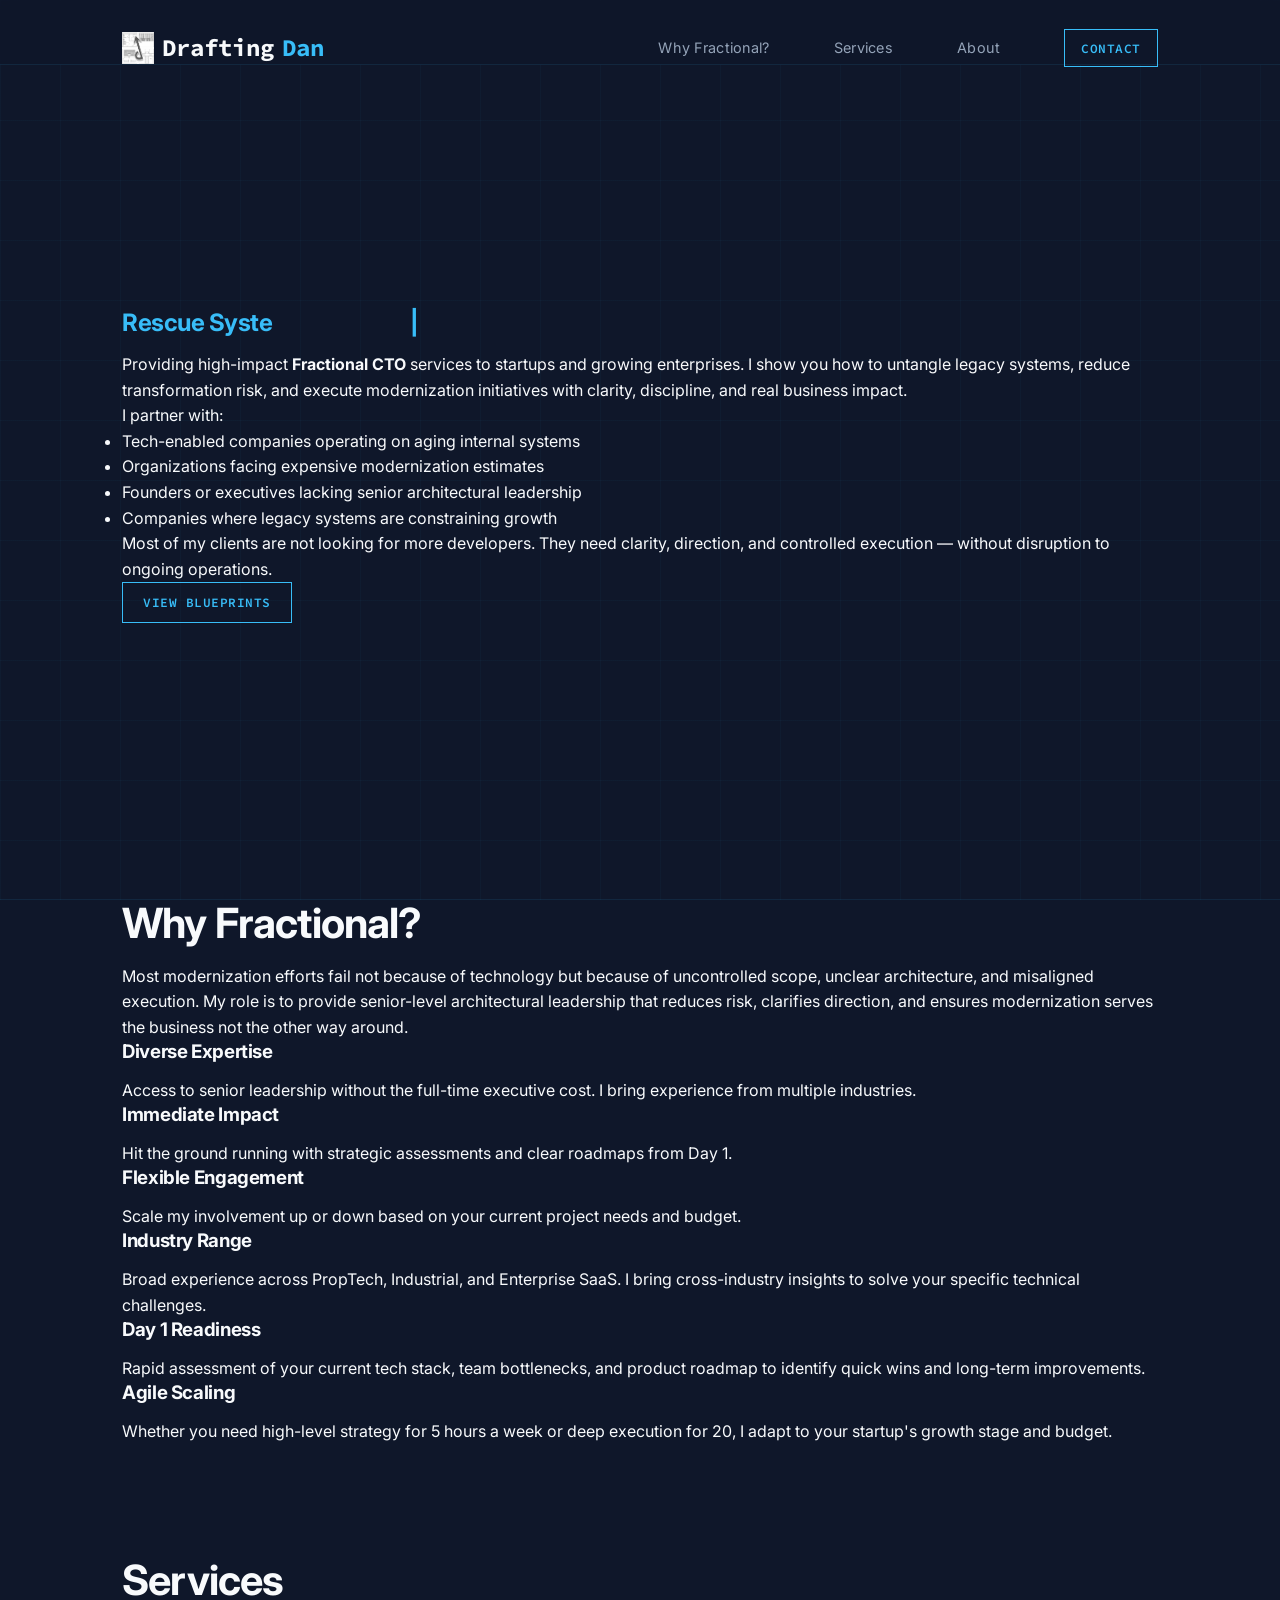
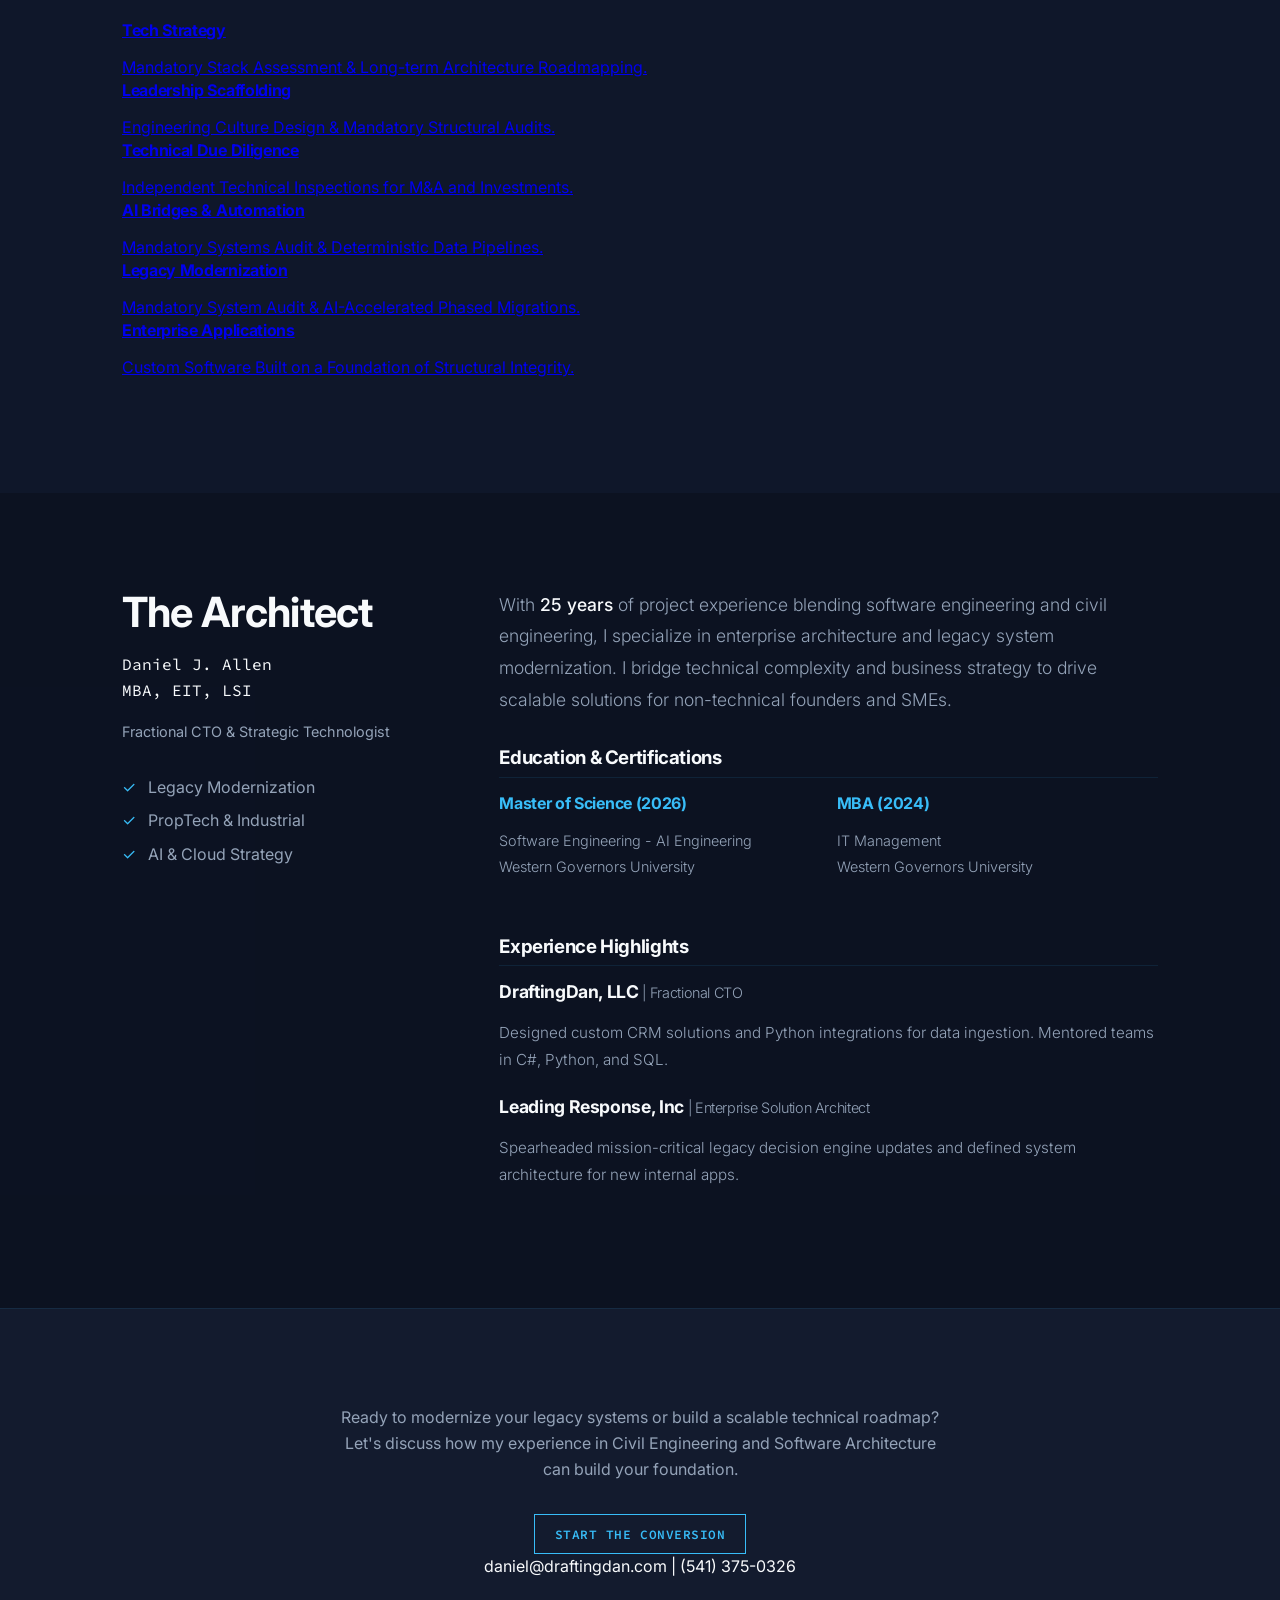
<file: index_v1.html>
<!DOCTYPE html>
<html lang="en">

<head>
    <meta charset="UTF-8">
    <meta name="viewport" content="width=device-width, initial-scale=1.0">
    <title>DraftingDan | Fractional CTO & Strategic Technology Leadership</title>
    <meta name="description" content="Senior Technical Leadership for Complex Modernization by DraftingDan.">

    <!-- Fonts: Inter and Source Code Pro -->
    <link rel="preconnect" href="https://fonts.googleapis.com">
    <link rel="preconnect" href="https://fonts.gstatic.com" crossorigin>
    <link
        href="https://fonts.googleapis.com/css2?family=Inter:wght@300;400;600&family=Source+Code+Pro:wght@400;600;700&display=swap"
        rel="stylesheet">

    <link rel="stylesheet" href="style.css">

    <!-- Canonical Tag -->
    <link rel="canonical" href="https://draftingdan.com/" />

    <!-- Open Graph / Facebook -->
    <meta property="og:type" content="website">
    <meta property="og:url" content="https://draftingdan.com/">
    <meta property="og:title" content="DraftingDan | Fractional CTO & Strategic Technology Leadership">
    <meta property="og:description" content="Senior Technical Leadership for Complex Modernization.">
    <meta property="og:image" content="https://draftingdan.com/ddlogo-bw.png">

    <!-- Twitter -->
    <meta property="twitter:card" content="summary_large_image">
    <meta property="twitter:url" content="https://draftingdan.com/">
    <meta property="twitter:title" content="DraftingDan | Fractional CTO & Strategic Technology Leadership">
    <meta property="twitter:description"
        content="Expert Fractional CTO services for startups and SMEs. Strategic technology leadership, team scaling, and digital transformation.">
    <meta property="twitter:image" content="https://draftingdan.com/ddlogo-bw.png">

    <!-- Structured Data -->
    <script type="application/ld+json">
    {
      "@context": "https://schema.org",
      "@type": "ProfessionalService",
      "name": "DraftingDan",
      "image": "https://draftingdan.com/ddlogo-bw.png",
      "@id": "https://draftingdan.com/",
      "url": "https://draftingdan.com/",
      "telephone": "",
      "address": {
        "@type": "PostalAddress",
        "addressLocality": "USA",
        "addressCountry": "US"
      },
      "geo": {
        "@type": "GeoCoordinates",
        "latitude": 0,
        "longitude": 0
      },
      "sameAs": [
        "https://www.draftingdan.com"
      ],
      "description": "Senior Technical Leadership for Complex Modernization.",
      "provider": {
        "@type": "Person",
        "name": "Daniel J. Allen"
      }
    }
    </script>
</head>

<body>

    <header>
        <nav class="container"
            style="display: flex; justify-content: space-between; align-items: center; padding-top: 2rem;">
            <div class="logo" style="font-family: var(--font-mono); font-size: 1.5rem; font-weight: 700;">
                <img src="ddlogo-bw.png" alt="DraftingDan Logo" style="width: 2rem; height: 2rem;">
                Drafting<span class="text-accent">Dan</span>
            </div>
            <div class="nav-links">
                <a href="#benefits"
                    style="margin-left: 2rem; text-decoration: none; color: var(--text-secondary); font-size: 0.9rem; transition: color 0.3s;">Why
                    Fractional?</a>
                <a href="#services"
                    style="margin-left: 2rem; text-decoration: none; color: var(--text-secondary); font-size: 0.9rem; transition: color 0.3s;">Services</a>
                <a href="#about"
                    style="margin-left: 2rem; text-decoration: none; color: var(--text-secondary); font-size: 0.9rem; transition: color 0.3s;">About</a>
                <a href="#contact" class="btn"
                    style="margin-left: 2rem; padding: 0.5rem 1rem; font-size: 0.8rem;">Contact</a>
            </div>
        </nav>
    </header>

    <main>
        <!-- HERO SECTION -->
        <section id="hero" class="hero-section">
            <div class="container">
                <h1 class="hero-title">
                    <span id="typing-text" class="text-accent"></span><span class="cursor">|</span>
                </h1>
                <p class="hero-subtitle">
                    Providing high-impact <strong>Fractional CTO</strong> services to startups and growing enterprises.
                    I show you how to untangle legacy systems, reduce transformation risk, and execute modernization
                    initiatives with clarity, discipline, and real business impact.
                </p>
                <p class="hero-subtitle">
                    I partner with:
                <ul>
                    <li>Tech-enabled companies operating on aging internal systems</li>
                    <li>Organizations facing expensive modernization estimates</li>
                    <li>Founders or executives lacking senior architectural leadership</li>
                    <li>Companies where legacy systems are constraining growth</li>
                </ul>
                Most of my clients are not looking for more developers.
                They need clarity, direction, and controlled execution — without disruption to ongoing operations.
                </p>
                <div class="hero-cta">
                    <a href="#services" class="btn">View Blueprints</a>
                </div>
            </div>
        </section>

        <!-- BENEFITS SECTION -->
        <section id="benefits" class="benefits-section">
            <div class="container">
                <h2 class="section-title">Why Fractional?</h2>
                <p class="hero-subtitle">
                    Most modernization efforts fail not because of technology but because of uncontrolled scope, unclear
                    architecture, and misaligned execution.
                    My role is to provide senior-level architectural leadership that reduces risk, clarifies direction,
                    and
                    ensures modernization serves the business not the other way around.
                </p>
                <div class="grid-3">
                    <div class="card">
                        <div class="card-inner">
                            <div class="card-front">
                                <h3>Diverse Expertise</h3>

                            </div>
                            <div class="card-back">
                                <p>Access to senior leadership without the full-time executive cost. I bring experience
                                    from multiple industries.</p>
                            </div>
                        </div>
                    </div>
                    <div class="card">
                        <div class="card-inner">
                            <div class="card-front">
                                <h3>Immediate Impact</h3>

                            </div>
                            <div class="card-back">
                                <p>Hit the ground running with strategic assessments and clear roadmaps from Day 1.</p>
                            </div>
                        </div>
                    </div>
                    <div class="card">
                        <div class="card-inner">
                            <div class="card-front">
                                <h3>Flexible Engagement</h3>

                            </div>
                            <div class="card-back">
                                <p>Scale my involvement up or down based on your current project needs and budget.</p>
                            </div>
                        </div>
                    </div>
                    <div class="card">
                        <div class="card-inner">
                            <div class="card-front">
                                <h3>Industry Range</h3>

                            </div>
                            <div class="card-back">

                                <p>Broad experience across PropTech, Industrial, and Enterprise SaaS. I bring
                                    cross-industry insights to solve your specific technical challenges.</p>
                            </div>
                        </div>
                    </div>
                    <div class="card">
                        <div class="card-inner">
                            <div class="card-front">
                                <h3>Day 1 Readiness</h3>

                            </div>
                            <div class="card-back">

                                <p>Rapid assessment of your current tech stack, team bottlenecks, and product roadmap to
                                    identify quick wins and long-term improvements.</p>
                            </div>
                        </div>
                    </div>
                    <div class="card">
                        <div class="card-inner">
                            <div class="card-front">
                                <h3>Agile Scaling</h3>

                            </div>
                            <div class="card-back">

                                <p>Whether you need high-level strategy for 5 hours a week or deep execution for 20, I
                                    adapt to your startup's growth stage and budget.</p>
                            </div>
                        </div>
                    </div>
                </div>
            </div>
        </section>

        <!-- SERVICES SECTION -->
        <section id="services" class="services-section">
            <div class="container">
                <h2 class="section-title">Services</h2>
                <div class="grid-3">
                    <a href="/tech-strategy" class="service-item">
                        <h4>Tech Strategy</h4>
                        <p>Mandatory Stack Assessment & Long-term Architecture Roadmapping.</p>
                    </a>
                    <a href="/team-building" class="service-item">
                        <h4>Leadership Scaffolding</h4>
                        <p>Engineering Culture Design & Mandatory Structural Audits.</p>
                    </a>
                    <a href="/due-diligence" class="service-item">
                        <h4>Technical Due Diligence</h4>
                        <p>Independent Technical Inspections for M&A and Investments.</p>
                    </a>
                    <a href="/ai-bridge" class="service-item">
                        <h4>AI Bridges & Automation</h4>
                        <p>Mandatory Systems Audit & Deterministic Data Pipelines.</p>
                    </a>
                    <a href="/legacy-modernization" class="service-item">
                        <h4>Legacy Modernization</h4>
                        <p>Mandatory System Audit & AI-Accelerated Phased Migrations.</p>
                    </a>
                    <a href="/custom-applications" class="service-item">
                        <h4>Enterprise Applications</h4>
                        <p>Custom Software Built on a Foundation of Structural Integrity.</p>
                    </a>
                </div>
            </div>
        </section>

        <!-- ABOUT SECTION -->
        <section id="about" style="padding: var(--section-padding); background: rgba(0,0,0,0.2);">
            <div class="container">
                <div style="display: grid; grid-template-columns: 1fr 2fr; gap: 3rem; align-items: start;">
                    <div class="about-sidebar">
                        <h2 class="section-title">The Architect</h2>
                        <div style="margin-top: 1rem; font-family: var(--font-mono); color: var(--text-accent);">
                            Daniel J. Allen<br>
                            MBA, EIT, LSI
                        </div>
                        <p style="margin-top: 1rem; color: var(--text-secondary); font-size: 0.9rem;">
                            Fractional CTO & Strategic Technologist
                        </p>
                        <ul style="list-style: none; margin-top: 2rem; padding: 0;">
                            <li style="margin-bottom: 0.5rem; color: var(--text-secondary);">
                                <span style="color: var(--accent-color); margin-right: 0.5rem;">&#10003;</span> Legacy
                                Modernization
                            </li>
                            <li style="margin-bottom: 0.5rem; color: var(--text-secondary);">
                                <span style="color: var(--accent-color); margin-right: 0.5rem;">&#10003;</span> PropTech
                                & Industrial
                            </li>
                            <li style="margin-bottom: 0.5rem; color: var(--text-secondary);">
                                <span style="color: var(--accent-color); margin-right: 0.5rem;">&#10003;</span> AI &
                                Cloud Strategy
                            </li>
                        </ul>
                    </div>

                    <div class="about-content">
                        <p style="margin-bottom: 1.5rem; font-size: 1.1rem;">
                            With <strong>25 years</strong> of project experience blending software engineering and civil
                            engineering,
                            I specialize in enterprise architecture and legacy system modernization. I bridge technical
                            complexity
                            and business strategy to drive scalable solutions for non-technical founders and SMEs.
                        </p>

                        <h3
                            style="color: var(--text-primary); margin-top: 2rem; border-bottom: 1px solid var(--grid-line); padding-bottom: 0.5rem;">
                            Education & Certifications</h3>
                        <div style="display: grid; grid-template-columns: 1fr 1fr; gap: 1rem; margin-top: 1rem;">
                            <div>
                                <h4 style="font-size: 1rem; color: var(--accent-color);">Master of Science (2026)</h4>
                                <p style="font-size: 0.9rem; color: var(--text-secondary);">Software Engineering - AI
                                    Engineering<br>Western Governors University</p>
                            </div>
                            <div>
                                <h4 style="font-size: 1rem; color: var(--accent-color);">MBA (2024)</h4>
                                <p style="font-size: 0.9rem; color: var(--text-secondary);">IT Management<br>Western
                                    Governors University</p>
                            </div>
                        </div>

                        <h3
                            style="color: var(--text-primary); margin-top: 2rem; border-bottom: 1px solid var(--grid-line); padding-bottom: 0.5rem;">
                            Experience Highlights</h3>
                        <div style="margin-top: 1rem;">
                            <div style="margin-bottom: 1.5rem;">
                                <h4 style="font-size: 1.1rem; color: var(--text-primary);">DraftingDan, LLC <span
                                        style="font-weight: 300; font-size: 0.9rem; color: var(--text-secondary);">|
                                        Fractional CTO</span></h4>
                                <p style="color: var(--text-secondary); font-size: 0.95rem;">Designed custom CRM
                                    solutions and Python integrations for data ingestion. Mentored teams in C#, Python,
                                    and SQL.</p>
                            </div>
                            <div style="margin-bottom: 1.5rem;">
                                <h4 style="font-size: 1.1rem; color: var(--text-primary);">Leading Response, Inc <span
                                        style="font-weight: 300; font-size: 0.9rem; color: var(--text-secondary);">|
                                        Enterprise Solution Architect</span></h4>
                                <p style="color: var(--text-secondary); font-size: 0.95rem;">Spearheaded
                                    mission-critical legacy decision engine updates and defined system architecture for
                                    new internal apps.</p>
                            </div>
                        </div>
                    </div>
                </div>
            </div>
        </section>

        <!-- CONTACT SECTION -->
        <section id="contact" style="padding: var(--section-padding); text-align: center;">
            <div class="container">
                <p style="max-width: 600px; margin: 0 auto 2rem auto; color: var(--text-secondary);">
                    Ready to modernize your legacy systems or build a scalable technical roadmap?
                    Let's discuss how my experience in Civil Engineering and Software Architecture can build your
                    foundation.
                </p>
                <a href="mailto:daniel@draftingdan.com" class="btn">Start the Conversion</a>
                <p class="contact-info">
                    <span>daniel@draftingdan.com</span>
                    <span class="contact-sep">|</span>
                    <span>(541) 375-0326</span>
                </p>
            </div>
        </section>

        <script src="script.js"></script>
</body>

</html>
</file>
<file: style.css>
:root {
    /* Colors - Technical/Drafting Theme */
    --bg-color: #0f172a;
    /* Slate 900 - Deep Blueprint Blue */
    --bg-card: #1e293b;
    /* Slate 800 - Card Background */
    --bg-elevated: #334155;
    /* Slate 700 - Hover/Elevated Background */
    --text-primary: #f8fafc;
    /* Slate 50 */
    --text-secondary: #94a3b8;
    /* Slate 400 */
    --text-muted: #64748b;
    /* Slate 500 */
    --accent-color: #38bdf8;
    /* Sky 400 - Electric Blue */
    --accent-dim: rgba(56, 189, 248, 0.1);
    --accent-glow: rgba(56, 189, 248, 0.15);
    --warn: #ff6b35;
    --grid-line: rgba(56, 189, 248, 0.1);
    /* Subtle grid lines */
    --paper-white: #f1f5f9;
    /* Slate 100 for contrast cards */

    /* Typography */
    --font-display: 'Syne', 'Inter', system-ui, sans-serif;
    --font-mono: 'Source Code Pro', 'Courier New', monospace;
    --font-sans: 'Inter', system-ui, -apple-system, sans-serif;

    /* Spacing */
    --container-width: 1100px;
    --section-padding: 6rem 2rem;
}

*,
*::before,
*::after {
    box-sizing: border-box;
    margin: 0;
    padding: 0;
}

html {
    scroll-behavior: smooth;
}

body {
    background-color: var(--bg-color);
    color: var(--text-primary);
    font-family: var(--font-sans);
    line-height: 1.6;
    overflow-x: hidden;
}

/* Background Grid Effect */
body::before {
    content: "";
    position: fixed;
    top: 0;
    left: 0;
    width: 100%;
    height: 100%;
    background-image:
        linear-gradient(var(--grid-line) 1px, transparent 1px),
        linear-gradient(90deg, var(--grid-line) 1px, transparent 1px);
    background-size: 60px 60px;
    opacity: 0.35;
    z-index: -1;
    pointer-events: none;
}

.container {
    max-width: var(--container-width);
    margin: 0 auto;
    padding: 0 2rem;
    position: relative;
    z-index: 1;
}

/* Typography Utilities */
h1,
h2,
h3,
h4,
h5,
h6 {
    font-family: var(--font-display);
    font-weight: 700;
    line-height: 1.15;
    margin-bottom: 1rem;
    letter-spacing: -0.02em;
}

.text-accent {
    color: var(--accent-color);
}

.btn {
    display: inline-block;
    padding: 0.55rem 1.25rem;
    font-family: var(--font-mono);
    font-weight: 600;
    text-transform: uppercase;
    text-decoration: none;
    border: 1px solid var(--accent-color);
    color: var(--accent-color);
    transition: all 0.2s ease;
    cursor: pointer;
    background: transparent;
    font-size: 0.8rem;
    letter-spacing: 0.04em;
}

.btn:hover {
    background: var(--accent-color);
    color: var(--bg-color);
}

.btn-primary {
    background: var(--accent-color);
    color: var(--bg-color);
}

.btn-primary:hover {
    background: transparent;
    color: var(--accent-color);
}

/* SECTION SHARED */
section {
    position: relative;
    z-index: 1;
}

.section-label {
    font-family: var(--font-mono);
    font-size: 0.7rem;
    color: var(--accent-color);
    letter-spacing: 0.14em;
    text-transform: uppercase;
    margin-bottom: 0.75rem;
}

.section-title {
    font-size: clamp(1.8rem, 3.5vw, 2.6rem);
    color: var(--text-primary);
    margin-bottom: 1rem;
}

.section-intro {
    font-size: 1rem;
    color: var(--text-secondary);
    max-width: 600px;
    line-height: 1.75;
    font-weight: 300;
}

/* NAV */
header {
    position: fixed;
    top: 0;
    left: 0;
    right: 0;
    z-index: 100;
    background: rgba(15, 23, 42, 0.85);
    backdrop-filter: blur(12px);
    border-bottom: 1px solid var(--grid-line);
}

nav {
    display: flex;
    justify-content: space-between;
    align-items: center;
    height: 64px;
}

.logo {
    font-family: var(--font-mono);
    font-size: 1.1rem;
    font-weight: 500;
    color: var(--text-primary);
    text-decoration: none;
    display: flex;
    align-items: center;
    gap: 0.5rem;
}

.logo img {
    width: 1.8rem;
    height: 1.8rem;
}

.logo span {
    color: var(--accent-color);
}

.nav-links {
    display: flex;
    align-items: center;
    gap: 2rem;
}

.nav-links a:not(.btn) {
    font-size: 0.85rem;
    color: var(--text-secondary);
    text-decoration: none;
    transition: color 0.2s;
    font-family: var(--font-sans);
    font-weight: 400;
    letter-spacing: 0.02em;
}

.nav-links a:hover {
    color: var(--text-primary);
}

/* DROPDOWN MENU */
.nav-dropdown {
    position: relative;
    display: inline-block;
}

.nav-dropdown-toggle {
    background: none;
    border: none;
    font-size: 0.85rem;
    color: var(--text-secondary);
    font-family: var(--font-sans);
    font-weight: 400;
    letter-spacing: 0.02em;
    cursor: pointer;
    padding: 0;
    transition: color 0.2s;
}

.nav-dropdown-toggle:hover {
    color: var(--text-primary);
}

.nav-dropdown-menu {
    position: absolute;
    top: 100%;
    left: 0;
    background: rgba(30, 41, 59, 0.95);
    backdrop-filter: blur(12px);
    border: 1px solid var(--grid-line);
    border-radius: 6px;
    min-width: 200px;
    opacity: 0;
    visibility: hidden;
    transform: translateY(-8px);
    transition: all 0.2s ease;
    z-index: 1000;
    margin-top: 0.5rem;
    box-shadow: 0 10px 30px rgba(0, 0, 0, 0.3);
}

.nav-dropdown.active .nav-dropdown-menu {
    opacity: 1;
    visibility: visible;
    transform: translateY(0);
}

.nav-dropdown-menu a {
    display: block;
    padding: 0.75rem 1.25rem;
    color: var(--text-secondary);
    text-decoration: none;
    font-size: 0.825rem;
    transition: all 0.2s;
    border-left: 2px solid transparent;
}

.nav-dropdown-menu a:hover {
    color: var(--text-primary);
    background: rgba(56, 189, 248, 0.1);
    border-left-color: var(--accent-color);
}

.nav-dropdown-menu a:first-child {
    border-radius: 5px 5px 0 0;
}

.nav-dropdown-menu a:last-child {
    border-radius: 0 0 5px 5px;
}

/* NAV DROPDOWN TOGGLE STYLING */
.nav-dropdown-toggle::after {
    content: '▼';
    font-size: 0.6rem;
    margin-left: 0.5rem;
    display: inline-block;
    transition: transform 0.2s;
}

.nav-dropdown.active .nav-dropdown-toggle::after {
    transform: rotate(180deg);
}

/* HERO SECTION */
#hero {
    min-height: 100vh;
    display: flex;
    align-items: center;
    padding: 8rem 0 6rem;
    position: relative;
    overflow: hidden;
    border-bottom: 1px solid var(--grid-line);
}

.hero-eyebrow {
    font-family: var(--font-mono);
    font-size: 0.75rem;
    color: var(--accent-color);
    letter-spacing: 0.12em;
    text-transform: uppercase;
    margin-bottom: 1.5rem;
    display: flex;
    align-items: center;
    gap: 0.75rem;
}

.hero-eyebrow::before {
    content: '';
    display: block;
    width: 2rem;
    height: 1px;
    background: var(--accent-color);
}

.hero-headline {
    font-size: clamp(2.8rem, 6vw, 5rem);
    line-height: 1.05;
    margin-bottom: 1.5rem;
    color: var(--text-primary);
}

.hero-headline em {
    font-style: normal;
    color: var(--accent-color);
}

.hero-sub {
    font-size: 1.15rem;
    color: var(--text-secondary);
    max-width: 620px;
    line-height: 1.75;
    margin-bottom: 1.5rem;
    font-weight: 300;
}

.hero-body {
    font-size: 1rem;
    color: var(--text-secondary);
    max-width: 600px;
    line-height: 1.8;
    margin-bottom: 2.5rem;
    font-weight: 300;
}

.hero-body p {
    margin-bottom: 1rem;
}

.hero-body strong {
    color: var(--text-primary);
    font-weight: 500;
}

.hero-cta {
    display: flex;
    gap: 1rem;
    align-items: center;
    flex-wrap: wrap;
}

/* HOSPICE SECTION */
#hospice {
    padding: 7rem 0;
    border-top: 1px solid var(--grid-line);
    border-bottom: 1px solid var(--grid-line);
}

.hospice-content {
    max-width: 700px;
    font-size: 1rem;
    color: var(--text-secondary);
    line-height: 1.8;
    font-weight: 300;
}

.hospice-content p {
    margin-bottom: 1.5rem;
}

.hospice-content strong {
    color: var(--text-primary);
    font-weight: 500;
}

/* PROBLEM SECTION */
#problem {
    padding: 7rem 0;
    background: rgba(255, 255, 255, 0.02);
    border-top: 1px solid var(--grid-line);
    border-bottom: 1px solid var(--grid-line);
}

.problem-grid {
    display: grid;
    grid-template-columns: repeat(auto-fit, minmax(300px, 1fr));
    gap: 1.5rem;
    margin-top: 3rem;
}

.problem-item {
    perspective: 1000px;
    height: 280px;
    cursor: pointer;
}

.problem-card-inner {
    position: relative;
    width: 100%;
    height: 100%;
    transition: transform 0.6s cubic-bezier(0.4, 0, 0.2, 1);
    transform-style: preserve-3d;
}

.problem-item:hover .problem-card-inner,
.problem-item.flipped .problem-card-inner {
    transform: rotateY(180deg);
}

.problem-card-front,
.problem-card-back {
    position: absolute;
    width: 100%;
    height: 100%;
    -webkit-backface-visibility: hidden;
    backface-visibility: hidden;
    padding: 2.5rem;
    border: 1px solid var(--grid-line);
    background: var(--card-bg);
    display: flex;
    flex-direction: column;
    justify-content: center;
    border-radius: 8px;
    top: 0;
    left: 0;
}

.problem-card-back {
    transform: rotateY(180deg);
    background: var(--bg-elevated);
    border-color: var(--accent-color);
}

.problem-number {
    font-family: var(--font-mono);
    color: var(--accent-color);
    font-size: 0.8rem;
    margin-bottom: 1rem;
}

.problem-item h3 {
    font-size: 1.25rem;
    line-height: 1.3;
}

.problem-card-back p {
    font-size: 0.95rem;
    color: var(--text-secondary);
}

/* SERVICES SECTION */
#services {
    padding: 7rem 0;
}

/* ── SERVICES & JOURNEY ── */
.services-header {
    display: grid;
    grid-template-columns: 1fr 1fr;
    gap: 4rem;
    margin-bottom: 4rem;
}

.journey-steps {
    display: flex;
    flex-direction: column;
    gap: 2rem;
}

.journey-step {
    display: flex;
    gap: 1.5rem;
    opacity: 0.1;
    transform: translateX(-15px);
    transition: all 0.8s cubic-bezier(0.4, 0, 0.2, 1);
}

.journey-step.active {
    opacity: 1;
    transform: translateX(0);
}

.journey-step.active .step-num {
    background: var(--accent-color);
    color: white;
    border-color: var(--accent-color);
    box-shadow: 0 0 25px var(--accent-color), 0 0 10px rgba(0, 102, 255, 0.5);
}

.step-num {
    width: 44px;
    height: 44px;
    min-width: 44px;
    border: 1px solid var(--grid-line);
    display: flex;
    align-items: center;
    justify-content: center;
    border-radius: 50%;
    font-family: var(--font-mono);
    font-size: 0.85rem;
    transition: all 0.5s ease;
    background: rgba(255,255,255,0.03);
}

.step-content {
    opacity: 0.7;
    transition: opacity 0.5s ease;
}

.journey-step.active .step-content {
    opacity: 1;
}

.step-phase {
    font-family: var(--font-mono);
    font-size: 0.65rem;
    color: var(--accent-color);
    letter-spacing: 0.1em;
    text-transform: uppercase;
    margin-bottom: 0.25rem;
}

.step-content h3 {
    font-size: 1rem;
    font-weight: 600;
    margin-bottom: 0.35rem;
}

.step-content p {
    font-size: 0.85rem;
    color: var(--text-secondary);
    line-height: 1.55;
    font-weight: 300;
}

.services-grid {
    display: grid;
    grid-template-columns: repeat(auto-fit, minmax(300px, 1fr));
    gap: 1px;
    background: var(--grid-line);
    border: 1px solid var(--grid-line);
}

.service-card {
    background: var(--bg-color);
    padding: 2rem;
    text-decoration: none;
    display: block;
    transition: background 0.2s;
    position: relative;
    overflow: hidden;
    color: inherit;
}

.service-card::before {
    content: '';
    position: absolute;
    top: 0;
    left: 0;
    right: 0;
    height: 2px;
    background: var(--accent-color);
    transform: scaleX(0);
    transform-origin: left;
    transition: transform 0.3s;
}

.service-card:hover {
    background: var(--bg-card);
}

.service-card:hover::before {
    transform: scaleX(1);
}

.service-tag {
    font-family: var(--font-mono);
    font-size: 0.65rem;
    color: var(--accent-color);
    letter-spacing: 0.1em;
    text-transform: uppercase;
    margin-bottom: 0.75rem;
}

.service-card h4 {
    font-size: 1.05rem;
    font-weight: 600;
    margin-bottom: 0.6rem;
    color: var(--text-primary);
}

.service-card p {
    font-size: 0.85rem;
    color: var(--text-secondary);
    line-height: 1.6;
    font-weight: 300;
}

/* WHY FRACTIONAL / BENEFITS */
#why {
    padding: 7rem 0;
    background: rgba(255, 255, 255, 0.02);
    border-top: 1px solid var(--grid-line);
    border-bottom: 1px solid var(--grid-line);
}

.why-grid {
    display: grid;
    grid-template-columns: repeat(auto-fit, minmax(300px, 1fr));
    gap: 1px;
    background: var(--grid-line);
    border: 1px solid var(--grid-line);
    margin-top: 3rem;
}

.why-item {
    background: var(--bg-color);
    padding: 2rem;
}

.why-icon {
    font-family: var(--font-mono);
    font-size: 1.2rem;
    color: var(--accent-color);
    margin-bottom: 1rem;
}

.why-item h3 {
    font-size: 1rem;
    font-weight: 600;
    margin-bottom: 0.5rem;
}

.why-item p {
    font-size: 0.875rem;
    color: var(--text-secondary);
    line-height: 1.65;
    font-weight: 300;
}

/* ABOUT SECTION */
#about {
    padding: 7rem 2rem;
}

.about-grid {
    display: grid;
    grid-template-columns: 1fr 2fr;
    gap: 5rem;
    align-items: start;
}

.about-sidebar {
    position: sticky;
    top: 6rem;
}

.about-name {
    font-family: var(--font-mono);
    font-size: 1rem;
    color: var(--accent-color);
    margin-top: 1rem;
    margin-bottom: 0.25rem;
}

.about-title {
    font-size: 0.85rem;
    color: var(--text-secondary);
    margin-bottom: 2rem;
}

.credential-list {
    list-style: none;
    display: flex;
    flex-direction: column;
    gap: 0.5rem;
    padding: 0;
}

.credential-list li {
    font-size: 0.85rem;
    color: var(--text-secondary);
    display: flex;
    align-items: center;
    gap: 0.5rem;
    font-family: var(--font-mono);
}

.credential-list li::before {
    content: '✓';
    color: var(--accent-color);
    font-size: 0.75rem;
}

.about-content p {
    font-size: 1rem;
    color: var(--text-secondary);
    line-height: 1.8;
    margin-bottom: 1.5rem;
    font-weight: 300;
}

.about-content strong {
    color: var(--text-primary);
    font-weight: 500;
}

.about-section-title {
    font-family: var(--font-display);
    font-size: 0.9rem;
    font-weight: 600;
    color: var(--text-primary);
    letter-spacing: 0.05em;
    text-transform: uppercase;
    margin: 2.5rem 0 1rem;
    padding-bottom: 0.5rem;
    border-bottom: 1px solid var(--grid-line);
}

.edu-grid {
    display: grid;
    grid-template-columns: 1fr 1fr;
    gap: 1.5rem;
    margin-bottom: 2rem;
}

.edu-item h4 {
    font-family: var(--font-mono);
    font-size: 0.8rem;
    color: var(--accent-color);
    margin-bottom: 0.25rem;
}

.edu-item p {
    font-size: 0.85rem;
    color: var(--text-secondary);
    margin-bottom: 0 !important;
    line-height: 1.5;
}

.exp-item {
    margin-bottom: 1.5rem;
    padding-left: 1rem;
    border-left: 2px solid var(--grid-line);
}

.exp-item h4 {
    font-size: 1rem;
    font-weight: 500;
    margin-bottom: 0.25rem;
}

.exp-item .exp-role {
    font-family: var(--font-mono);
    font-size: 0.75rem;
    color: var(--accent-color);
    margin-bottom: 0.4rem;
}

/* CONTACT SECTION */
#contact {
    padding: 7rem 0;
    background: rgba(255, 255, 255, 0.02);
    border-top: 1px solid var(--grid-line);
    text-align: center;
}

.contact-inner {
    max-width: 580px;
    margin: 0 auto;
}

.contact-details {
    margin-top: 2rem;
    display: flex;
    gap: 1.5rem;
    justify-content: center;
    flex-wrap: wrap;
}

.contact-details a,
.contact-details span {
    font-family: var(--font-mono);
    font-size: 0.8rem;
    color: var(--text-muted);
    text-decoration: none;
    transition: color 0.2s;
}

.contact-details a:hover {
    color: var(--accent-color);
}

/* FOOTER */
footer {
    border-top: 1px solid var(--grid-line);
    padding: 1.5rem 0;
    position: relative;
    z-index: 1;
}

.footer-inner {
    display: flex;
    justify-content: space-between;
    align-items: center;
}

.footer-inner p {
    font-family: var(--font-mono);
    font-size: 0.7rem;
    color: var(--text-muted);
}

/* ANIMATIONS */
@keyframes blink {

    0%,
    100% {
        opacity: 1;
    }

    50% {
        opacity: 0;
    }
}

#typing-text {
    display: inline-block;
    min-width: 18ch;
}

.cursor {
    display: inline-block;
    color: var(--accent-color);
    animation: blink 1s step-end infinite;
}

/* RESPONSIVE */
@media (max-width: 768px) {
    .services-header {
        grid-template-columns: 1fr;
        gap: 2rem;
    }

    .about-grid {
        grid-template-columns: 1fr;
        gap: 3rem;
    }

    .about-sidebar {
        position: static;
    }

    .edu-grid {
        grid-template-columns: 1fr;
    }

    .nav-links .hide-mobile {
        display: none;
    }
}

/* FADE-IN ANIMATIONS */
.fade-in-trigger {
    opacity: 0;
    transform: translateY(20px);
    transition: opacity 0.6s ease-out, transform 0.6s ease-out;
}

.fade-in-visible {
    opacity: 1;
    transform: translateY(0);
}
</file>
<file: ai-bridge/style.css>
:root {
        --bg: #0f172a;
        --surface: rgba(255, 255, 255, 0.03);
        --surface-2: rgba(255, 255, 255, 0.05);
        --border: rgba(56, 189, 248, 0.1);
        --border-bright: rgba(56, 189, 248, 0.2);
        --ink: #f8fafc;
        --ink-muted: #94a3b8;
        --ink-dim: #64748b;
        --accent: #38bdf8;
        --accent-dim: rgba(56, 189, 248, 0.1);
        --accent-mid: rgba(56, 189, 248, 0.2);
        --warn: #fbbf24;
        --warn-dim: rgba(251, 191, 36, 0.12);
        --red: #f87171;
        --red-dim: rgba(248, 113, 113, 0.10);
        --grid-line: rgba(56, 189, 248, 0.1);
        --mono: 'Source Code Pro', monospace;
        --sans: 'Inter', sans-serif;
        --display: 'Source Code Pro', sans-serif;
    }

    *,
    *::before,
    *::after {
        box-sizing: border-box;
        margin: 0;
        padding: 0;
    }

    html {
        scroll-behavior: smooth;
    }

    body {
        background: var(--bg);
        color: var(--ink);
        font-family: var(--sans);
        font-size: 15px;
        line-height: 1.6;
        overflow-x: hidden;
    }

    /* Grid background */
    body::before {
        content: '';
        position: fixed;
        inset: 0;
        background-image:
            linear-gradient(var(--grid-line) 1px, transparent 1px),
            linear-gradient(90deg, var(--grid-line) 1px, transparent 1px);
        background-size: 40px 40px;
        pointer-events: none;
        z-index: 0;
        /* opacity: 0.4; */
    }

    * {
        position: relative;
        z-index: 1;
    }

    /* NAV */
    nav {
        border-bottom: 1px solid var(--border);
        padding: 0 40px;
        height: 56px;
        display: flex;
        align-items: center;
        justify-content: space-between;
        background: rgba(13, 15, 14, 0.95);
        backdrop-filter: blur(8px);
        position: sticky;
        top: 0;
        z-index: 100;
    }

    .nav-logo {
        font-family: var(--mono);
        font-size: 13px;
        color: var(--accent);
        letter-spacing: 0.08em;
        text-decoration: none;
    }

    .nav-tag {
        font-family: var(--mono);
        font-size: 11px;
        color: var(--ink-muted);
        letter-spacing: 0.05em;
    }

    .nav-cta {
        font-family: var(--mono);
        font-size: 11px;
        font-weight: 600;
        color: var(--bg);
        background: var(--accent);
        padding: 8px 18px;
        text-decoration: none;
        letter-spacing: 0.08em;
        transition: opacity 0.2s;
    }

    .nav-cta:hover {
        opacity: 0.85;
    }

    /* HERO */
    .hero {
        padding: 100px 40px 80px;
        max-width: 1200px;
        margin: 0 auto;
    }

    .hero-eyebrow {
        font-family: var(--mono);
        font-size: 11px;
        color: var(--accent);
        letter-spacing: 0.15em;
        text-transform: uppercase;
        margin-bottom: 24px;
        display: flex;
        align-items: center;
        gap: 12px;
    }

    .hero-eyebrow::before {
        content: '';
        width: 32px;
        height: 1px;
        background: var(--accent);
    }

    .hero-headline {
        font-family: var(--display);
        font-size: clamp(72px, 10vw, 140px);
        line-height: 0.92;
        letter-spacing: 0.01em;
        color: var(--ink);
        margin-bottom: 32px;
    }

    .hero-headline .accent-line {
        color: var(--accent);
        display: block;
    }

    .hero-sub {
        font-family: var(--sans);
        font-size: 18px;
        font-weight: 300;
        color: var(--ink-muted);
        max-width: 560px;
        line-height: 1.7;
        margin-bottom: 48px;
    }

    .hero-sub strong {
        color: var(--ink);
        font-weight: 500;
    }

    .hero-data-strip {
        display: grid;
        grid-template-columns: repeat(2, 1fr);
        border: 1px solid var(--border);
        max-width: 640px;
    }

    .hero-stat {
        padding: 20px 24px;
        border-right: 1px solid var(--border);
    }

    .hero-stat:last-child {
        display: none;
        border-right: none;
    }

    .hero-stat-val {
        font-family: var(--display);
        font-size: 40px;
        color: var(--accent);
        line-height: 1;
        margin-bottom: 4px;
    }

    .hero-stat-label {
        font-family: var(--mono);
        font-size: 10px;
        color: var(--ink-muted);
        letter-spacing: 0.08em;
        text-transform: uppercase;
    }

    /* SECTION HEADERS */
    .section-header {
        display: flex;
        align-items: baseline;
        gap: 16px;
        margin-bottom: 48px;
        padding-bottom: 16px;
        border-bottom: 1px solid var(--border);
    }

    .section-tag {
        font-family: var(--mono);
        font-size: 10px;
        color: var(--ink-dim);
        letter-spacing: 0.12em;
        text-transform: uppercase;
        white-space: nowrap;
    }

    .section-title {
        font-family: var(--display);
        font-size: clamp(36px, 5vw, 64px);
        letter-spacing: 0.02em;
        color: var(--ink);
        line-height: 1;
    }

    /* CONTAINER */
    .container {
        max-width: 1200px;
        margin: 0 auto;
        padding: 80px 40px;
    }

    /* PROBLEM SECTION */
    .problem-grid {
        display: grid;
        grid-template-columns: 1fr 1fr;
        gap: 1px;
        background: var(--border);
        border: 1px solid var(--border);
        margin-bottom: 48px;
    }

    .problem-cell {
        background: var(--surface);
        padding: 32px;
    }

    .problem-cell.full-width {
        grid-column: span 2;
    }

    .cell-label {
        font-family: var(--mono);
        font-size: 10px;
        color: var(--ink-dim);
        letter-spacing: 0.12em;
        text-transform: uppercase;
        margin-bottom: 12px;
    }

    .problem-cell h3 {
        font-family: var(--mono);
        font-size: 15px;
        font-weight: 500;
        color: var(--warn);
        margin-bottom: 12px;
    }

    .problem-cell p {
        font-size: 14px;
        color: var(--ink-muted);
        line-height: 1.7;
    }

    .crack-stat {
        font-family: var(--display);
        font-size: 56px;
        color: var(--red);
        line-height: 1;
        margin-bottom: 8px;
    }

    .crack-desc {
        font-family: var(--mono);
        font-size: 12px;
        color: var(--ink-muted);
    }

    .tax-callout {
        background: var(--red-dim);
        border-left: 3px solid var(--red);
        padding: 24px 28px;
        margin-top: 0;
    }

    .tax-callout p {
        font-family: var(--mono);
        font-size: 14px;
        color: var(--ink);
        line-height: 1.6;
    }

    .tax-callout strong {
        color: var(--red);
        font-weight: 600;
    }

    /* FAULT LIST */
    .fault-list {
        display: flex;
        flex-direction: column;
        gap: 0;
    }

    .fault-item {
        display: grid;
        grid-template-columns: 32px 1fr;
        gap: 12px;
        align-items: start;
        padding: 14px 0;
        border-bottom: 1px solid var(--border);
    }

    .fault-index {
        font-family: var(--mono);
        font-size: 10px;
        color: var(--ink-dim);
        padding-top: 3px;
    }

    .fault-text {
        font-size: 14px;
        color: var(--ink-muted);
    }

    .fault-text strong {
        color: var(--ink);
        font-weight: 500;
    }

    /* SOLUTION SECTION */
    .solution-intro {
        display: grid;
        grid-template-columns: 1fr 420px;
        gap: 60px;
        align-items: start;
        margin-bottom: 60px;
    }

    .solution-intro-text h3 {
        font-family: var(--display);
        font-size: 42px;
        color: var(--accent);
        margin-bottom: 20px;
        line-height: 1;
    }

    .solution-intro-text p {
        font-size: 15px;
        color: var(--ink-muted);
        line-height: 1.75;
        margin-bottom: 16px;
    }

    .solution-intro-text p strong {
        color: var(--ink);
        font-weight: 500;
    }

    /* Pipeline diagram */
    .pipeline-diagram {
        border: 1px solid var(--border);
        background: var(--surface);
        padding: 24px;
    }

    .pipeline-header {
        font-family: var(--mono);
        font-size: 10px;
        color: var(--ink-dim);
        letter-spacing: 0.12em;
        text-transform: uppercase;
        margin-bottom: 20px;
        padding-bottom: 12px;
        border-bottom: 1px solid var(--border);
    }

    .pipeline-step {
        display: flex;
        align-items: center;
        gap: 0;
        margin-bottom: 8px;
    }

    .pipeline-node {
        background: var(--surface-2);
        border: 1px solid var(--border);
        padding: 10px 14px;
        flex: 1;
    }

    .pipeline-node-label {
        font-family: var(--mono);
        font-size: 10px;
        color: var(--ink-dim);
        letter-spacing: 0.08em;
        text-transform: uppercase;
        margin-bottom: 2px;
    }

    .pipeline-node-val {
        font-family: var(--mono);
        font-size: 12px;
        color: var(--ink);
    }

    .pipeline-node.active {
        border-color: var(--accent);
        background: var(--accent-dim);
    }

    .pipeline-node.active .pipeline-node-val {
        color: var(--accent);
    }

    .pipeline-arrow {
        font-family: var(--mono);
        font-size: 12px;
        color: var(--accent);
        padding: 0 8px;
        flex-shrink: 0;
    }

    .pipeline-status {
        margin-top: 16px;
        padding-top: 12px;
        border-top: 1px solid var(--border);
        display: flex;
        align-items: center;
        gap: 8px;
    }

    .status-dot {
        width: 7px;
        height: 7px;
        border-radius: 50%;
        background: var(--accent);
        box-shadow: 0 0 8px var(--accent);
        animation: pulse 2s infinite;
    }

    @keyframes pulse {

        0%,
        100% {
            opacity: 1;
        }

        50% {
            opacity: 0.4;
        }
    }

    .status-text {
        font-family: var(--mono);
        font-size: 11px;
        color: var(--accent);
        letter-spacing: 0.06em;
    }

    /* Tech specs grid */
    .tech-specs {
        display: grid;
        grid-template-columns: repeat(3, 1fr);
        gap: 1px;
        background: var(--border);
        border: 1px solid var(--border);
        margin-top: 40px;
    }

    .spec-cell {
        background: var(--surface);
        padding: 24px;
    }

    .spec-cell-label {
        font-family: var(--mono);
        font-size: 10px;
        color: var(--ink-dim);
        letter-spacing: 0.12em;
        text-transform: uppercase;
        margin-bottom: 8px;
    }

    .spec-cell-val {
        font-family: var(--mono);
        font-size: 14px;
        color: var(--accent);
        margin-bottom: 6px;
        font-weight: 500;
    }

    .spec-cell-desc {
        font-size: 12px;
        color: var(--ink-muted);
        line-height: 1.5;
    }

    /* PACKAGES */
    .table-wrap {
        overflow-x: auto;
        -webkit-overflow-scrolling: touch;
        width: 100%;
    }

    .packages-table {
        border: 1px solid var(--border);
        width: 100%;
        border-collapse: collapse;
        font-family: var(--mono);
    }

    .packages-thead th {
        background: var(--surface-2);
        padding: 16px 20px;
        text-align: left;
        font-size: 10px;
        letter-spacing: 0.12em;
        text-transform: uppercase;
        color: var(--ink-dim);
        border-bottom: 1px solid var(--border);
        border-right: 1px solid var(--border);
        white-space: nowrap;
    }

    .packages-thead th:last-child {
        border-right: none;
    }

    .pkg-row {
        border-bottom: 1px solid var(--border);
        vertical-align: top;
    }

    .pkg-row:last-child {
        border-bottom: none;
    }

    .pkg-cell {
        padding: 24px 20px;
        border-right: 1px solid var(--border);
        vertical-align: top;
    }

    .pkg-cell:last-child {
        border-right: none;
    }

    .pkg-id {
        font-size: 10px;
        color: var(--ink-dim);
        letter-spacing: 0.1em;
        display: block;
        margin-bottom: 6px;
    }

    .pkg-name {
        font-size: 16px;
        font-weight: 600;
        color: var(--ink);
        display: block;
        margin-bottom: 4px;
    }

    .pkg-subtitle {
        font-size: 10px;
        color: var(--ink-muted);
        font-family: var(--sans);
        letter-spacing: 0.04em;
    }

    .pkg-deliverable {
        font-size: 12px;
        color: var(--ink-muted);
        font-family: var(--sans);
        line-height: 1.6;
    }

    .pkg-deliverable ul {
        list-style: none;
        padding: 0;
    }

    .pkg-deliverable li {
        padding: 4px 0;
        display: flex;
        align-items: baseline;
        gap: 8px;
    }

    .pkg-deliverable li::before {
        content: '→';
        color: var(--accent);
        font-size: 11px;
        flex-shrink: 0;
    }

    .pkg-scope {
        font-size: 12px;
        color: var(--ink-muted);
        font-family: var(--sans);
    }

    .pkg-outcome {
        font-size: 12px;
        color: var(--ink);
        font-family: var(--sans);
        line-height: 1.6;
        font-weight: 500;
    }

    .badge-tier {
        display: inline-block;
        font-size: 10px;
        letter-spacing: 0.1em;
        padding: 3px 8px;
        text-transform: uppercase;
        margin-top: 8px;
    }

    .badge-audit {
        background: var(--warn-dim);
        color: var(--warn);
        border: 1px solid var(--warn);
    }

    .badge-bridge {
        background: var(--accent-dim);
        color: var(--accent);
        border: 1px solid var(--accent);
    }

    .badge-enterprise {
        background: rgba(120, 100, 255, 0.12);
        color: #9d8fff;
        border: 1px solid #9d8fff;
    }

    .pkg-investment {
        display: none;
        flex-direction: column;
        gap: 4px;
        margin: 16px 0;
    }

    .investment-label {
        font-size: 9px;
        color: var(--ink-dim);
        letter-spacing: 0.1em;
        text-transform: uppercase;
        font-family: var(--mono);
    }

    .investment-val {
        font-size: 28px;
        font-family: var(--display);
        color: var(--accent);
        line-height: 1;
    }

    .per-month {
        font-size: 14px;
        color: var(--ink-dim);
        margin-left: 2px;
    }

    .pkg-row.highlight-row .pkg-cell {
        background: var(--accent-dim);
    }

    .pkg-row.highlight-row .pkg-name {
        color: var(--accent);
    }

    /* WHY DAN */
    .why-dan-grid {
        display: grid;
        grid-template-columns: 1fr 1fr;
        gap: 1px;
        background: var(--border);
        border: 1px solid var(--border);
        margin-top: 48px;
    }

    .why-cell {
        background: var(--surface);
        padding: 32px;
    }

    .why-cell.wide {
        grid-column: span 2;
        background: var(--surface-2);
    }

    .why-cell h3 {
        font-family: var(--mono);
        font-size: 13px;
        font-weight: 600;
        color: var(--accent);
        margin-bottom: 12px;
        letter-spacing: 0.04em;
    }

    .why-cell p {
        font-size: 14px;
        color: var(--ink-muted);
        line-height: 1.7;
    }

    .why-cell p strong {
        color: var(--ink);
        font-weight: 500;
    }

    .why-cell.wide blockquote {
        font-family: var(--display);
        font-size: clamp(28px, 4vw, 48px);
        color: var(--ink);
        line-height: 1.1;
        letter-spacing: 0.02em;
    }

    .why-cell.wide blockquote span {
        color: var(--accent);
    }

    .credentials-list {
        list-style: none;
        padding: 0;
        margin-top: 8px;
    }

    .credentials-list li {
        font-family: var(--mono);
        font-size: 12px;
        color: var(--ink-muted);
        padding: 6px 0;
        border-bottom: 1px solid var(--border);
        display: flex;
        gap: 10px;
        align-items: baseline;
    }

    .credentials-list li:last-child {
        border-bottom: none;
    }

    .cred-key {
        color: var(--ink-dim);
        width: 160px;
        flex-shrink: 0;
        font-size: 10px;
        letter-spacing: 0.08em;
        text-transform: uppercase;
    }

    /* CTA */
    .cta-section {
        background: var(--surface-2);
        border: 1px solid var(--border);
        padding: 64px 48px;
        display: grid;
        grid-template-columns: 1fr auto;
        gap: 40px;
        align-items: center;
        margin-top: 0;
    }

    .cta-section h2 {
        font-family: var(--display);
        font-size: clamp(40px, 5vw, 72px);
        color: var(--ink);
        line-height: 1;
        letter-spacing: 0.02em;
        margin-bottom: 16px;
    }

    .cta-section h2 span {
        color: var(--accent);
    }

    .cta-section p {
        font-size: 15px;
        color: var(--ink-muted);
        max-width: 480px;
        line-height: 1.7;
    }

    .cta-section p strong {
        color: var(--ink);
        font-weight: 500;
    }

    .cta-block {
        display: flex;
        flex-direction: column;
        gap: 12px;
        align-items: flex-start;
        flex-shrink: 0;
    }

    .btn-primary {
        font-family: var(--mono);
        font-size: 13px;
        font-weight: 600;
        letter-spacing: 0.1em;
        text-transform: uppercase;
        color: var(--bg);
        background: var(--accent);
        padding: 16px 32px;
        text-decoration: none;
        display: inline-block;
        border: 2px solid var(--accent);
        transition: all 0.2s;
        white-space: nowrap;
    }

    .btn-primary:hover {
        background: transparent;
        color: var(--accent);
    }

    .btn-secondary {
        font-family: var(--mono);
        font-size: 11px;
        color: var(--ink-muted);
        text-decoration: none;
        letter-spacing: 0.08em;
        display: flex;
        align-items: center;
        gap: 6px;
        transition: color 0.2s;
    }

    .btn-secondary:hover {
        color: var(--ink);
    }

    .cta-schema {
        font-family: var(--mono);
        font-size: 10px;
        color: var(--ink-dim);
        letter-spacing: 0.06em;
        margin-top: 8px;
    }

    /* FOOTER */
    footer {
        border-top: 1px solid var(--border);
        padding: 24px 40px;
        display: flex;
        justify-content: space-between;
        align-items: center;
    }

    footer p {
        font-family: var(--mono);
        font-size: 11px;
        color: var(--ink-dim);
        letter-spacing: 0.05em;
    }

    footer a {
        color: var(--accent);
        text-decoration: none;
    }

    /* DIVIDER */
    .rule {
        border: none;
        border-top: 1px solid var(--border);
        margin: 0;
    }

    /* SECTION accent mark */
    .section-num {
        font-family: var(--mono);
        font-size: 10px;
        color: var(--ink-dim);
        letter-spacing: 0.12em;
        position: absolute;
        right: 0;
        bottom: 20px;
    }

    /* MARQUEE */
    .marquee-wrap {
        border-top: 1px solid var(--border);
        border-bottom: 1px solid var(--border);
        overflow: hidden;
        padding: 12px 0;
        background: var(--surface);
    }

    .marquee-track {
        display: flex;
        gap: 60px;
        animation: marquee 24s linear infinite;
        white-space: nowrap;
    }

    .marquee-item {
        font-family: var(--mono);
        font-size: 11px;
        color: var(--ink-dim);
        letter-spacing: 0.12em;
        text-transform: uppercase;
        flex-shrink: 0;
    }

    .marquee-item span {
        color: var(--accent);
        margin-right: 60px;
    }

    @keyframes marquee {
        0% {
            transform: translateX(0);
        }

        100% {
            transform: translateX(-50%);
        }
    }

    /* RESPONSIVE */
    @media (max-width: 900px) {
        nav {
            padding: 0 20px;
        }

        .hero {
            padding: 60px 20px 60px;
        }

        .container {
            padding: 60px 20px;
        }

        .hero-headline {
            font-size: 72px;
        }

        .problem-grid {
            grid-template-columns: 1fr;
        }

        .problem-cell.full-width {
            grid-column: span 1;
        }

        .solution-intro {
            grid-template-columns: 1fr;
        }

        .tech-specs {
            grid-template-columns: 1fr;
        }

        .why-dan-grid {
            grid-template-columns: 1fr;
        }

        .why-cell.wide {
            grid-column: span 1;
        }

        .cta-section {
            grid-template-columns: 1fr;
        }

        .packages-table {
            font-size: 11px;
        }

        .pkg-cell {
            padding: 16px 12px;
        }

        footer {
            flex-direction: column;
            gap: 8px;
            text-align: center;
        }

        .hero-data-strip {
            grid-template-columns: 1fr;
        }

        .hero-stat {
            border-right: none;
            border-bottom: 1px solid var(--border);
        }

        .hero-stat:last-child {
            border-bottom: none;
        }
    }

    /* Entry animations */
    .fade-in {
        opacity: 0;
        transform: translateY(16px);
        animation: fadeUp 0.6s ease forwards;
    }

    @keyframes fadeUp {
        to {
            opacity: 1;
            transform: translateY(0);
        }
    }

    .delay-1 {
        animation-delay: 0.1s;
    }

    .delay-2 {
        animation-delay: 0.2s;
    }

    .delay-3 {
        animation-delay: 0.3s;
    }

    .delay-4 {
        animation-delay: 0.4s;
    }
</file>
<file: custom-applications/style.css>
:root {
    --bg: #0f172a;
    --surface: rgba(255, 255, 255, 0.03);
    --surface-2: rgba(255, 255, 255, 0.05);
    --border: rgba(56, 189, 248, 0.1);
    --border-bright: rgba(56, 189, 248, 0.2);
    --ink: #f8fafc;
    --ink-muted: #94a3b8;
    --ink-dim: #64748b;
    --accent: #38bdf8;
    --accent-dim: rgba(56, 189, 248, 0.1);
    --accent-mid: rgba(56, 189, 248, 0.2);
    --warn: #fbbf24;
    --warn-dim: rgba(251, 191, 36, 0.12);
    --red: #f87171;
    --red-dim: rgba(248, 113, 113, 0.10);
    --blue: #38bdf8;
    --blue-dim: rgba(56, 189, 248, 0.10);
    --grid-line: rgba(56, 189, 248, 0.1);
    --mono: 'Source Code Pro', monospace;
    --sans: 'Inter', sans-serif;
    --display: 'Source Code Pro', sans-serif;
}

*,
*::before,
*::after {
    box-sizing: border-box;
    margin: 0;
    padding: 0;
}

html {
    scroll-behavior: smooth;
}

body {
    background: var(--bg);
    color: var(--ink);
    font-family: var(--sans);
    font-size: 15px;
    line-height: 1.6;
    overflow-x: hidden;
}

body::before {
    content: '';
    position: fixed;
    inset: 0;
    background-image:
        linear-gradient(var(--grid-line) 1px, transparent 1px),
        linear-gradient(90deg, var(--grid-line) 1px, transparent 1px);
    background-size: 40px 40px;
    pointer-events: none;
    z-index: 0;
}

* {
    position: relative;
    z-index: 1;
}

nav {
    border-bottom: 1px solid var(--border);
    padding: 0 40px;
    height: 56px;
    display: flex;
    align-items: center;
    justify-content: space-between;
    background: rgba(13, 15, 14, 0.95);
    backdrop-filter: blur(8px);
    position: sticky;
    top: 0;
    z-index: 100;
}

.nav-logo {
    font-family: var(--mono);
    font-size: 13px;
    color: var(--accent);
    letter-spacing: 0.08em;
    text-decoration: none;
}

.nav-tag {
    font-family: var(--mono);
    font-size: 11px;
    color: var(--ink-muted);
    letter-spacing: 0.05em;
}

.nav-cta {
    font-family: var(--mono);
    font-size: 11px;
    font-weight: 600;
    color: var(--bg);
    background: var(--accent);
    padding: 8px 18px;
    text-decoration: none;
    letter-spacing: 0.08em;
    transition: opacity 0.2s;
}

.nav-cta:hover {
    opacity: 0.85;
}

.marquee-wrap {
    border-top: 1px solid var(--border);
    border-bottom: 1px solid var(--border);
    overflow: hidden;
    padding: 12px 0;
    background: var(--surface);
}

.marquee-track {
    display: flex;
    gap: 60px;
    animation: marquee 28s linear infinite;
    white-space: nowrap;
}

.marquee-item {
    font-family: var(--mono);
    font-size: 11px;
    color: var(--ink-dim);
    letter-spacing: 0.12em;
    text-transform: uppercase;
    flex-shrink: 0;
}

.marquee-item span {
    color: var(--accent);
    margin-right: 60px;
}

@keyframes marquee {
    0% {
        transform: translateX(0);
    }

    100% {
        transform: translateX(-50%);
    }
}

.hero {
    padding: 100px 40px 80px;
    max-width: 1200px;
    margin: 0 auto;
}

.hero-eyebrow {
    font-family: var(--mono);
    font-size: 11px;
    color: var(--accent);
    letter-spacing: 0.15em;
    text-transform: uppercase;
    margin-bottom: 24px;
    display: flex;
    align-items: center;
    gap: 12px;
}

.hero-eyebrow::before {
    content: '';
    width: 32px;
    height: 1px;
    background: var(--accent);
}

.hero-headline {
    font-family: var(--display);
    font-size: clamp(48px, 7vw, 100px);
    line-height: 0.95;
    letter-spacing: 0.01em;
    color: var(--ink);
    margin-bottom: 32px;
}

.hero-headline .accent-line {
    color: var(--accent);
    display: block;
}

.hero-sub {
    font-size: 18px;
    font-weight: 300;
    color: var(--ink-muted);
    max-width: 560px;
    line-height: 1.7;
    margin-bottom: 48px;
}

.hero-sub strong {
    color: var(--ink);
    font-weight: 500;
}

.hero-data-strip {
    display: grid;
    grid-template-columns: repeat(3, 1fr);
    border: 1px solid var(--border);
    max-width: 640px;
}

.hero-stat {
    padding: 20px 24px;
    border-right: 1px solid var(--border);
}

.hero-stat:last-child {
    border-right: none;
}

.hero-stat-val {
    font-family: var(--display);
    font-size: 40px;
    color: var(--accent);
    line-height: 1;
    margin-bottom: 4px;
}

.hero-stat-label {
    font-family: var(--mono);
    font-size: 10px;
    color: var(--ink-muted);
    letter-spacing: 0.08em;
    text-transform: uppercase;
}

.container {
    max-width: 1200px;
    margin: 0 auto;
    padding: 80px 40px;
}

.section-header {
    display: flex;
    align-items: baseline;
    gap: 16px;
    margin-bottom: 48px;
    padding-bottom: 16px;
    border-bottom: 1px solid var(--border);
}

.section-tag {
    font-family: var(--mono);
    font-size: 10px;
    color: var(--ink-dim);
    letter-spacing: 0.12em;
    text-transform: uppercase;
    white-space: nowrap;
}

.section-title {
    font-family: var(--display);
    font-size: clamp(36px, 5vw, 64px);
    letter-spacing: 0.02em;
    color: var(--ink);
    line-height: 1;
}

.section-num {
    font-family: var(--mono);
    font-size: 10px;
    color: var(--ink-dim);
    letter-spacing: 0.12em;
    position: absolute;
    right: 0;
    bottom: 20px;
}

.rule {
    border: none;
    border-top: 1px solid var(--border);
    margin: 0;
}

.problem-grid {
    display: grid;
    grid-template-columns: 1fr 1fr;
    gap: 1px;
    background: var(--border);
    border: 1px solid var(--border);
    margin-bottom: 48px;
}

.problem-cell {
    background: var(--surface);
    padding: 32px;
}

.problem-cell.full-width {
    grid-column: span 2;
}

.cell-label {
    font-family: var(--mono);
    font-size: 10px;
    color: var(--ink-dim);
    letter-spacing: 0.12em;
    text-transform: uppercase;
    margin-bottom: 12px;
}

.problem-cell h3 {
    font-family: var(--mono);
    font-size: 15px;
    font-weight: 500;
    color: var(--warn);
    margin-bottom: 12px;
}

.problem-cell p {
    font-size: 14px;
    color: var(--ink-muted);
    line-height: 1.7;
}

.problem-cell p strong {
    color: var(--ink);
    font-weight: 500;
}

.callout-block {
    background: var(--blue-dim);
    border-left: 3px solid var(--blue);
    padding: 24px 28px;
}

.callout-block p {
    font-family: var(--mono);
    font-size: 14px;
    color: var(--ink);
    line-height: 1.6;
}

.callout-block strong {
    color: var(--blue);
    font-weight: 600;
}

.fault-list {
    display: flex;
    flex-direction: column;
    gap: 0;
}

.fault-item {
    display: grid;
    grid-template-columns: 32px 1fr;
    gap: 12px;
    align-items: start;
    padding: 14px 0;
    border-bottom: 1px solid var(--border);
}

.fault-index {
    font-family: var(--mono);
    font-size: 10px;
    color: var(--ink-dim);
    padding-top: 3px;
}

.fault-text {
    font-size: 14px;
    color: var(--ink-muted);
}

.fault-text strong {
    color: var(--ink);
    font-weight: 500;
}

.solution-intro {
    display: grid;
    grid-template-columns: 1fr 400px;
    gap: 60px;
    align-items: start;
    margin-bottom: 60px;
}

.solution-intro-text h3 {
    font-family: var(--display);
    font-size: 42px;
    color: var(--accent);
    margin-bottom: 20px;
    line-height: 1;
}

.solution-intro-text p {
    font-size: 15px;
    color: var(--ink-muted);
    line-height: 1.75;
    margin-bottom: 16px;
}

.solution-intro-text p strong {
    color: var(--ink);
    font-weight: 500;
}

/* App type bento grid */
.app-types {
    border: 1px solid var(--border);
    background: var(--surface);
    padding: 24px;
}

.app-types-header {
    font-family: var(--mono);
    font-size: 10px;
    color: var(--ink-dim);
    letter-spacing: 0.12em;
    text-transform: uppercase;
    margin-bottom: 20px;
    padding-bottom: 12px;
    border-bottom: 1px solid var(--border);
}

.app-type-row {
    display: grid;
    grid-template-columns: 1fr 1fr;
    gap: 1px;
    background: var(--border);
    margin-bottom: 1px;
}

.app-type-row:last-child {
    margin-bottom: 0;
}

.app-type-cell {
    background: var(--surface-2);
    padding: 14px 16px;
}

.app-type-cell.active {
    background: var(--accent-dim);
    border: 1px solid var(--accent);
}

.app-type-tag {
    font-family: var(--mono);
    font-size: 9px;
    color: var(--ink-dim);
    letter-spacing: 0.1em;
    text-transform: uppercase;
    margin-bottom: 4px;
}

.app-type-name {
    font-family: var(--mono);
    font-size: 12px;
    color: var(--ink);
}

.app-type-cell.active .app-type-name {
    color: var(--accent);
}

.app-type-desc {
    font-size: 11px;
    color: var(--ink-muted);
    margin-top: 4px;
    line-height: 1.4;
}

.roadmap-diagram {
    border: 1px solid var(--border);
    background: var(--surface);
    padding: 24px;
}

.diagram-header {
    font-family: var(--mono);
    font-size: 10px;
    color: var(--ink-dim);
    letter-spacing: 0.12em;
    text-transform: uppercase;
    margin-bottom: 20px;
    padding-bottom: 12px;
    border-bottom: 1px solid var(--border);
}

.roadmap-phase {
    display: flex;
    gap: 12px;
    margin-bottom: 1px;
}

.phase-marker {
    width: 28px;
    flex-shrink: 0;
    display: flex;
    flex-direction: column;
    align-items: center;
}

.phase-dot {
    width: 10px;
    height: 10px;
    border-radius: 50%;
    background: var(--border);
    border: 2px solid var(--border-bright);
    flex-shrink: 0;
    margin-top: 4px;
}

.phase-dot.active {
    background: var(--accent);
    border-color: var(--accent);
    box-shadow: 0 0 8px var(--accent);
}

.phase-line {
    width: 2px;
    flex: 1;
    background: var(--border);
    margin-top: 4px;
    min-height: 20px;
}

.phase-body {
    background: var(--surface-2);
    border: 1px solid var(--border);
    padding: 12px 14px;
    flex: 1;
    margin-bottom: 8px;
}

.phase-body.active {
    border-color: var(--accent);
    background: var(--accent-dim);
}

.phase-label {
    font-family: var(--mono);
    font-size: 10px;
    color: var(--ink-dim);
    letter-spacing: 0.08em;
    text-transform: uppercase;
    margin-bottom: 2px;
}

.phase-val {
    font-family: var(--mono);
    font-size: 12px;
    color: var(--ink);
}

.phase-body.active .phase-val {
    color: var(--accent);
}

.tech-specs {
    display: grid;
    grid-template-columns: repeat(3, 1fr);
    gap: 1px;
    background: var(--border);
    border: 1px solid var(--border);
    margin-top: 40px;
}

.spec-cell {
    background: var(--surface);
    padding: 24px;
}

.spec-cell-label {
    font-family: var(--mono);
    font-size: 10px;
    color: var(--ink-dim);
    letter-spacing: 0.12em;
    text-transform: uppercase;
    margin-bottom: 8px;
}

.spec-cell-val {
    font-family: var(--mono);
    font-size: 14px;
    color: var(--accent);
    margin-bottom: 6px;
    font-weight: 500;
}

.spec-cell-desc {
    font-size: 12px;
    color: var(--ink-muted);
    line-height: 1.5;
}

/* PACKAGES */
.table-wrap {
    overflow-x: auto;
    -webkit-overflow-scrolling: touch;
    width: 100%;
}

.packages-table {
    border: 1px solid var(--border);
    width: 100%;
    border-collapse: collapse;
    font-family: var(--mono);
}

.packages-thead th {
    background: var(--surface-2);
    padding: 16px 20px;
    text-align: left;
    font-size: 10px;
    letter-spacing: 0.12em;
    text-transform: uppercase;
    color: var(--ink-dim);
    border-bottom: 1px solid var(--border);
    border-right: 1px solid var(--border);
    white-space: nowrap;
}

.packages-thead th:last-child {
    border-right: none;
}

.pkg-row {
    border-bottom: 1px solid var(--border);
    vertical-align: top;
}

.pkg-row:last-child {
    border-bottom: none;
}

.pkg-cell {
    padding: 24px 20px;
    border-right: 1px solid var(--border);
    vertical-align: top;
}

.pkg-cell:last-child {
    border-right: none;
}

.pkg-id {
    font-size: 10px;
    color: var(--ink-dim);
    letter-spacing: 0.1em;
    display: block;
    margin-bottom: 6px;
}

.pkg-name {
    font-size: 16px;
    font-weight: 600;
    color: var(--ink);
    display: block;
    margin-bottom: 4px;
}

.pkg-subtitle {
    font-size: 10px;
    color: var(--ink-muted);
    font-family: var(--sans);
    letter-spacing: 0.04em;
}

.pkg-deliverable {
    font-size: 12px;
    color: var(--ink-muted);
    font-family: var(--sans);
    line-height: 1.6;
}

.pkg-deliverable ul {
    list-style: none;
    padding: 0;
}

.pkg-deliverable li {
    padding: 4px 0;
    display: flex;
    align-items: baseline;
    gap: 8px;
}

.pkg-deliverable li::before {
    content: '→';
    color: var(--accent);
    font-size: 11px;
    flex-shrink: 0;
}

.pkg-scope {
    font-size: 12px;
    color: var(--ink-muted);
    font-family: var(--sans);
}

.pkg-outcome {
    font-size: 12px;
    color: var(--ink);
    font-family: var(--sans);
    line-height: 1.6;
    font-weight: 500;
}

.badge-tier {
    display: inline-block;
    font-size: 10px;
    letter-spacing: 0.1em;
    padding: 3px 8px;
    text-transform: uppercase;
    margin-top: 8px;
}

.badge-discovery {
    background: var(--blue-dim);
    color: var(--blue);
    border: 1px solid var(--blue);
}

.badge-build {
    background: var(--accent-dim);
    color: var(--accent);
    border: 1px solid var(--accent);
}

.badge-partner {
    background: rgba(120, 100, 255, 0.12);
    color: #9d8fff;
    border: 1px solid #9d8fff;
}

.pkg-investment {
    display: none;
    flex-direction: column;
    gap: 4px;
    margin: 16px 0;
}

.investment-label {
    font-size: 9px;
    color: var(--ink-dim);
    letter-spacing: 0.1em;
    text-transform: uppercase;
    font-family: var(--mono);
}

.investment-val {
    font-size: 28px;
    font-family: var(--display);
    color: var(--accent);
    line-height: 1;
}

.per-month {
    font-size: 14px;
    color: var(--ink-dim);
    margin-left: 2px;
}

.pkg-row.highlight-row .pkg-cell {
    background: var(--accent-dim);
}

.pkg-row.highlight-row .pkg-name {
    color: var(--accent);
}

.why-dan-grid {
    display: grid;
    grid-template-columns: 1fr 1fr;
    gap: 1px;
    background: var(--border);
    border: 1px solid var(--border);
    margin-top: 48px;
}

.why-cell {
    background: var(--surface);
    padding: 32px;
}

.why-cell.wide {
    grid-column: span 2;
    background: var(--surface-2);
}

.why-cell h3 {
    font-family: var(--mono);
    font-size: 13px;
    font-weight: 600;
    color: var(--accent);
    margin-bottom: 12px;
    letter-spacing: 0.04em;
}

.why-cell p {
    font-size: 14px;
    color: var(--ink-muted);
    line-height: 1.7;
}

.why-cell p strong {
    color: var(--ink);
    font-weight: 500;
}

.why-cell.wide blockquote {
    font-family: var(--display);
    font-size: clamp(28px, 4vw, 48px);
    color: var(--ink);
    line-height: 1.1;
    letter-spacing: 0.02em;
}

.why-cell.wide blockquote span {
    color: var(--accent);
}

.credentials-list {
    list-style: none;
    padding: 0;
    margin-top: 8px;
}

.credentials-list li {
    font-family: var(--mono);
    font-size: 12px;
    color: var(--ink-muted);
    padding: 6px 0;
    border-bottom: 1px solid var(--border);
    display: flex;
    gap: 10px;
    align-items: baseline;
}

.credentials-list li:last-child {
    border-bottom: none;
}

.cred-key {
    color: var(--ink-dim);
    width: 160px;
    flex-shrink: 0;
    font-size: 10px;
    letter-spacing: 0.08em;
    text-transform: uppercase;
}

.cta-section {
    background: var(--surface-2);
    border: 1px solid var(--border);
    padding: 64px 48px;
    display: grid;
    grid-template-columns: 1fr auto;
    gap: 40px;
    align-items: center;
}

.cta-section h2 {
    font-family: var(--display);
    font-size: clamp(40px, 5vw, 72px);
    color: var(--ink);
    line-height: 1;
    letter-spacing: 0.02em;
    margin-bottom: 16px;
}

.cta-section h2 span {
    color: var(--accent);
}

.cta-section p {
    font-size: 15px;
    color: var(--ink-muted);
    max-width: 480px;
    line-height: 1.7;
}

.cta-section p strong {
    color: var(--ink);
    font-weight: 500;
}

.cta-schema {
    font-family: var(--mono);
    font-size: 10px;
    color: var(--ink-dim);
    letter-spacing: 0.06em;
    margin-top: 20px;
}

.cta-block {
    display: flex;
    flex-direction: column;
    gap: 12px;
    align-items: flex-start;
    flex-shrink: 0;
}

.btn-primary {
    font-family: var(--mono);
    font-size: 13px;
    font-weight: 600;
    letter-spacing: 0.1em;
    text-transform: uppercase;
    color: var(--bg);
    background: var(--accent);
    padding: 16px 32px;
    text-decoration: none;
    display: inline-block;
    border: 2px solid var(--accent);
    transition: all 0.2s;
    white-space: nowrap;
}

.btn-primary:hover {
    background: transparent;
    color: var(--accent);
}

.btn-secondary {
    font-family: var(--mono);
    font-size: 11px;
    color: var(--ink-muted);
    text-decoration: none;
    letter-spacing: 0.08em;
    display: flex;
    align-items: center;
    gap: 6px;
    transition: color 0.2s;
}

.btn-secondary:hover {
    color: var(--ink);
}

footer {
    border-top: 1px solid var(--border);
    padding: 24px 40px;
    display: flex;
    justify-content: space-between;
    align-items: center;
}

footer p {
    font-family: var(--mono);
    font-size: 11px;
    color: var(--ink-dim);
    letter-spacing: 0.05em;
}

footer a {
    color: var(--accent);
    text-decoration: none;
}

.fade-in {
    opacity: 0;
    transform: translateY(16px);
    animation: fadeUp 0.6s ease forwards;
}

@keyframes fadeUp {
    to {
        opacity: 1;
        transform: translateY(0);
    }
}

.delay-1 {
    animation-delay: 0.1s;
}

.delay-2 {
    animation-delay: 0.2s;
}

.delay-3 {
    animation-delay: 0.3s;
}

@media (max-width: 900px) {
    nav {
        padding: 0 20px;
    }

    .hero {
        padding: 60px 20px 60px;
    }

    .container {
        padding: 60px 20px;
    }

    .hero-headline {
        font-size: 48px;
    }

    .problem-grid {
        grid-template-columns: 1fr;
    }

    .problem-cell.full-width {
        grid-column: span 1;
    }

    .solution-intro {
        grid-template-columns: 1fr;
    }

    .tech-specs {
        grid-template-columns: 1fr;
    }

    .why-dan-grid {
        grid-template-columns: 1fr;
    }

    .why-cell.wide {
        grid-column: span 1;
    }

    .cta-section {
        grid-template-columns: 1fr;
    }

    .packages-table {
        font-size: 11px;
    }

    .pkg-cell {
        padding: 16px 12px;
    }

    footer {
        flex-direction: column;
        gap: 8px;
        text-align: center;
    }

    .hero-data-strip {
        grid-template-columns: 1fr;
    }

    .hero-stat {
        border-right: none;
        border-bottom: 1px solid var(--border);
    }

    .hero-stat:last-child {
        border-bottom: none;
    }

    .app-type-row {
        grid-template-columns: 1fr;
    }
}
</file>
<file: digital-hospice/style.css>
:root {
            --bg: #0f172a;
            --surface: rgba(255, 255, 255, 0.03);
            --surface-2: rgba(255, 255, 255, 0.05);
            --border: rgba(56, 189, 248, 0.1);
            --border-bright: rgba(56, 189, 248, 0.2);
            --ink: #f8fafc;
            --ink-muted: #94a3b8;
            --ink-dim: #64748b;
            --accent: #38bdf8;
            --accent-dim: rgba(56, 189, 248, 0.1);
            --warn: #fbbf24;
            --warn-dim: rgba(251, 191, 36, 0.12);
            --red: #f87171;
            --red-dim: rgba(248, 113, 113, 0.10);
            --amber: #fbbf24;
            --amber-dim: rgba(251, 191, 36, 0.12);
            --grid-line: rgba(56, 189, 248, 0.1);
            --mono: 'Source Code Pro', monospace;
            --sans: 'Inter', sans-serif;
            --display: 'Source Code Pro', sans-serif;
        }

        *,
        *::before,
        *::after {
            box-sizing: border-box;
            margin: 0;
            padding: 0;
        }

        html {
            scroll-behavior: smooth;
        }

        body {
            background: var(--bg);
            color: var(--ink);
            font-family: var(--sans);
            font-size: 15px;
            line-height: 1.6;
            overflow-x: hidden;
        }

        body::before {
            content: '';
            position: fixed;
            inset: 0;
            background-image: linear-gradient(var(--grid-line) 1px, transparent 1px), linear-gradient(90deg, var(--grid-line) 1px, transparent 1px);
            background-size: 40px 40px;
            pointer-events: none;
            z-index: 0;
            /* opacity: 0.4; */
        }

        * {
            position: relative;
            z-index: 1;
        }

        nav {
            border-bottom: 1px solid var(--border);
            padding: 0 40px;
            height: 56px;
            display: flex;
            align-items: center;
            justify-content: space-between;
            background: rgba(13, 15, 14, 0.95);
            backdrop-filter: blur(8px);
            position: sticky;
            top: 0;
            z-index: 100;
        }

        .nav-logo {
            font-family: var(--mono);
            font-size: 13px;
            color: var(--accent);
            letter-spacing: 0.08em;
            text-decoration: none;
        }

        .nav-tag {
            font-family: var(--mono);
            font-size: 11px;
            color: var(--ink-muted);
            letter-spacing: 0.05em;
        }

        .nav-cta {
            font-family: var(--mono);
            font-size: 11px;
            font-weight: 600;
            color: var(--bg);
            background: var(--accent);
            padding: 8px 18px;
            text-decoration: none;
            letter-spacing: 0.08em;
            transition: opacity 0.2s;
        }

        .nav-cta:hover {
            opacity: 0.85;
        }

        .marquee-wrap {
            border-top: 1px solid var(--border);
            border-bottom: 1px solid var(--border);
            overflow: hidden;
            padding: 12px 0;
            background: var(--surface);
        }

        .marquee-track {
            display: flex;
            gap: 60px;
            animation: marquee 28s linear infinite;
            white-space: nowrap;
        }

        .marquee-item {
            font-family: var(--mono);
            font-size: 11px;
            color: var(--ink-dim);
            letter-spacing: 0.12em;
            text-transform: uppercase;
            flex-shrink: 0;
        }

        .marquee-item span {
            color: var(--accent);
            margin-right: 60px;
        }

        @keyframes marquee {
            0% {
                transform: translateX(0);
            }

            100% {
                transform: translateX(-50%);
            }
        }

        .hero {
            padding: 100px 40px 80px;
            max-width: 1200px;
            margin: 0 auto;
        }

        .hero-eyebrow {
            font-family: var(--mono);
            font-size: 11px;
            color: var(--accent);
            letter-spacing: 0.15em;
            text-transform: uppercase;
            margin-bottom: 24px;
            display: flex;
            align-items: center;
            gap: 12px;
        }

        .hero-eyebrow::before {
            content: '';
            width: 32px;
            height: 1px;
            background: var(--accent);
        }

        .hero-headline {
            font-family: var(--display);
            font-size: clamp(72px, 10vw, 130px);
            line-height: 0.92;
            letter-spacing: 0.01em;
            color: var(--ink);
            margin-bottom: 32px;
        }

        .hero-headline .accent-line {
            color: var(--accent);
            display: block;
        }

        .hero-sub {
            font-size: 18px;
            font-weight: 300;
            color: var(--ink-muted);
            max-width: 560px;
            line-height: 1.7;
            margin-bottom: 48px;
        }

        .hero-sub strong {
            color: var(--ink);
            font-weight: 500;
        }

        .hero-data-strip {
            display: grid;
            grid-template-columns: repeat(3, 1fr);
            border: 1px solid var(--border);
            max-width: 640px;
        }

        .hero-stat {
            padding: 20px 24px;
            border-right: 1px solid var(--border);
        }

        .hero-stat:last-child {
            border-right: none;
        }

        .hero-stat-val {
            font-family: var(--display);
            font-size: 40px;
            color: var(--accent);
            line-height: 1;
            margin-bottom: 4px;
        }

        .hero-stat-label {
            font-family: var(--mono);
            font-size: 10px;
            color: var(--ink-muted);
            letter-spacing: 0.08em;
            text-transform: uppercase;
        }

        .container {
            max-width: 1200px;
            margin: 0 auto;
            padding: 80px 40px;
        }

        .section-header {
            display: flex;
            align-items: baseline;
            gap: 16px;
            margin-bottom: 48px;
            padding-bottom: 16px;
            border-bottom: 1px solid var(--border);
        }

        .section-tag {
            font-family: var(--mono);
            font-size: 10px;
            color: var(--ink-dim);
            letter-spacing: 0.12em;
            text-transform: uppercase;
            white-space: nowrap;
        }

        .section-title {
            font-family: var(--display);
            font-size: clamp(36px, 5vw, 64px);
            letter-spacing: 0.02em;
            color: var(--ink);
            line-height: 1;
        }

        .section-num {
            font-family: var(--mono);
            font-size: 10px;
            color: var(--ink-dim);
            letter-spacing: 0.12em;
            position: absolute;
            right: 0;
            bottom: 20px;
        }

        .rule {
            border: none;
            border-top: 1px solid var(--border);
            margin: 0;
        }

        .problem-grid {
            display: grid;
            grid-template-columns: 1fr 1fr;
            gap: 1px;
            background: var(--border);
            border: 1px solid var(--border);
            margin-bottom: 48px;
        }

        .problem-cell {
            background: var(--surface);
            padding: 32px;
        }

        .problem-cell.full-width {
            grid-column: span 2;
        }

        .cell-label {
            font-family: var(--mono);
            font-size: 10px;
            color: var(--ink-dim);
            letter-spacing: 0.12em;
            text-transform: uppercase;
            margin-bottom: 12px;
        }

        .problem-cell h3 {
            font-family: var(--mono);
            font-size: 15px;
            font-weight: 500;
            color: var(--warn);
            margin-bottom: 12px;
        }

        .problem-cell p {
            font-size: 14px;
            color: var(--ink-muted);
            line-height: 1.7;
        }

        .problem-cell p strong {
            color: var(--ink);
            font-weight: 500;
        }

        .callout-block {
            background: var(--amber-dim);
            border-left: 3px solid var(--amber);
            padding: 24px 28px;
        }

        .callout-block p {
            font-family: var(--mono);
            font-size: 14px;
            color: var(--ink);
            line-height: 1.6;
        }

        .callout-block strong {
            color: var(--amber);
            font-weight: 600;
        }

        .fault-list {
            display: flex;
            flex-direction: column;
        }

        .fault-item {
            display: grid;
            grid-template-columns: 32px 1fr;
            gap: 12px;
            align-items: start;
            padding: 14px 0;
            border-bottom: 1px solid var(--border);
        }

        .fault-index {
            font-family: var(--mono);
            font-size: 10px;
            color: var(--ink-dim);
            padding-top: 3px;
        }

        .fault-text {
            font-size: 14px;
            color: var(--ink-muted);
        }

        .fault-text strong {
            color: var(--ink);
            font-weight: 500;
        }

        .solution-intro {
            display: grid;
            grid-template-columns: 1fr 400px;
            gap: 60px;
            align-items: start;
            margin-bottom: 60px;
        }

        .solution-intro-text h3 {
            font-family: var(--display);
            font-size: 42px;
            color: var(--accent);
            margin-bottom: 20px;
            line-height: 1;
        }

        .solution-intro-text p {
            font-size: 15px;
            color: var(--ink-muted);
            line-height: 1.75;
            margin-bottom: 16px;
        }

        .solution-intro-text p strong {
            color: var(--ink);
            font-weight: 500;
        }

        /* Risk register visual */
        .risk-diagram {
            border: 1px solid var(--border);
            background: var(--surface);
            padding: 24px;
        }

        .diagram-header {
            font-family: var(--mono);
            font-size: 10px;
            color: var(--ink-dim);
            letter-spacing: 0.12em;
            text-transform: uppercase;
            margin-bottom: 20px;
            padding-bottom: 12px;
            border-bottom: 1px solid var(--border);
        }

        .risk-row {
            display: grid;
            grid-template-columns: 1fr 60px 60px;
            gap: 8px;
            padding: 10px 0;
            border-bottom: 1px solid var(--border);
            align-items: center;
        }

        .risk-row:last-child {
            border-bottom: none;
        }

        .risk-row-header {
            display: grid;
            grid-template-columns: 1fr 60px 60px;
            gap: 8px;
            padding: 0 0 8px;
            border-bottom: 1px solid var(--border-bright);
            margin-bottom: 4px;
        }

        .risk-header-label {
            font-family: var(--mono);
            font-size: 9px;
            color: var(--ink-dim);
            letter-spacing: 0.1em;
            text-transform: uppercase;
            text-align: center;
        }

        .risk-header-label:first-child {
            text-align: left;
        }

        .risk-category {
            font-family: var(--mono);
            font-size: 11px;
            color: var(--ink-muted);
        }

        .risk-badge {
            font-family: var(--mono);
            font-size: 10px;
            padding: 3px 6px;
            text-align: center;
            letter-spacing: 0.06em;
            font-weight: 600;
        }

        .risk-hi {
            background: var(--red-dim);
            color: var(--red);
            border: 1px solid var(--red);
        }

        .risk-med {
            background: var(--warn-dim);
            color: var(--warn);
            border: 1px solid var(--warn);
        }

        .risk-lo {
            background: var(--accent-dim);
            color: var(--accent);
            border: 1px solid var(--accent);
        }

        .risk-na {
            background: transparent;
            color: var(--ink-dim);
            border: 1px solid var(--border);
        }

        .tech-specs {
            display: grid;
            grid-template-columns: repeat(3, 1fr);
            gap: 1px;
            background: var(--border);
            border: 1px solid var(--border);
            margin-top: 40px;
        }

        .spec-cell {
            background: var(--surface);
            padding: 24px;
        }

        .spec-cell-label {
            font-family: var(--mono);
            font-size: 10px;
            color: var(--ink-dim);
            letter-spacing: 0.12em;
            text-transform: uppercase;
            margin-bottom: 8px;
        }

        .spec-cell-val {
            font-family: var(--mono);
            font-size: 14px;
            color: var(--accent);
            margin-bottom: 6px;
            font-weight: 500;
        }

        .spec-cell-desc {
            font-size: 12px;
            color: var(--ink-muted);
            line-height: 1.5;
        }

        /* PACKAGES */
        .table-wrap {
            overflow-x: auto;
            -webkit-overflow-scrolling: touch;
            width: 100%;
        }

        .packages-table {
            border: 1px solid var(--border);
            width: 100%;
            border-collapse: collapse;
            font-family: var(--mono);
        }

        .packages-thead th {
            background: var(--surface-2);
            padding: 16px 20px;
            text-align: left;
            font-size: 10px;
            letter-spacing: 0.12em;
            text-transform: uppercase;
            color: var(--ink-dim);
            border-bottom: 1px solid var(--border);
            border-right: 1px solid var(--border);
            white-space: nowrap;
        }

        .packages-thead th:last-child {
            border-right: none;
        }

        .pkg-row {
            border-bottom: 1px solid var(--border);
            vertical-align: top;
        }

        .pkg-row:last-child {
            border-bottom: none;
        }

        .pkg-cell {
            padding: 24px 20px;
            border-right: 1px solid var(--border);
            vertical-align: top;
        }

        .pkg-cell:last-child {
            border-right: none;
        }

        .pkg-id {
            font-size: 10px;
            color: var(--ink-dim);
            letter-spacing: 0.1em;
            display: block;
            margin-bottom: 6px;
        }

        .pkg-name {
            font-size: 16px;
            font-weight: 600;
            color: var(--ink);
            display: block;
            margin-bottom: 4px;
        }

        .pkg-subtitle {
            font-size: 10px;
            color: var(--ink-muted);
            font-family: var(--sans);
            letter-spacing: 0.04em;
        }

        .pkg-deliverable {
            font-size: 12px;
            color: var(--ink-muted);
            font-family: var(--sans);
            line-height: 1.6;
        }

        .pkg-deliverable ul {
            list-style: none;
            padding: 0;
        }

        .pkg-deliverable li {
            padding: 4px 0;
            display: flex;
            align-items: baseline;
            gap: 8px;
        }

        .pkg-deliverable li::before {
            content: '→';
            color: var(--accent);
            font-size: 11px;
            flex-shrink: 0;
        }

        .pkg-scope {
            font-size: 12px;
            color: var(--ink-muted);
            font-family: var(--sans);
        }

        .pkg-outcome {
            font-size: 12px;
            color: var(--ink);
            font-family: var(--sans);
            line-height: 1.6;
            font-weight: 500;
        }

        .badge-tier {
            display: inline-block;
            font-size: 10px;
            letter-spacing: 0.1em;
            padding: 3px 8px;
            text-transform: uppercase;
            margin-top: 8px;
        }

        .badge-rapid {
            background: var(--warn-dim);
            color: var(--warn);
            border: 1px solid var(--warn);
        }

        .badge-full {
            background: var(--accent-dim);
            color: var(--accent);
            border: 1px solid var(--accent);
        }

        .badge-ongoing {
            background: rgba(120, 100, 255, 0.12);
            color: #9d8fff;
            border: 1px solid #9d8fff;
        }

        .pkg-investment {
            display: none;
            flex-direction: column;
            gap: 4px;
            margin: 16px 0;
        }

        .investment-label {
            font-size: 9px;
            color: var(--ink-dim);
            letter-spacing: 0.1em;
            text-transform: uppercase;
            font-family: var(--mono);
        }

        .investment-val {
            font-size: 28px;
            font-family: var(--display);
            color: var(--accent);
            line-height: 1;
        }

        .per-month {
            font-size: 14px;
            color: var(--ink-dim);
            margin-left: 2px;
        }

        .pkg-row.highlight-row .pkg-cell {
            background: var(--accent-dim);
        }

        .pkg-row.highlight-row .pkg-name {
            color: var(--accent);
        }

        .why-dan-grid {
            display: grid;
            grid-template-columns: 1fr 1fr;
            gap: 1px;
            background: var(--border);
            border: 1px solid var(--border);
            margin-top: 48px;
        }

        .why-cell {
            background: var(--surface);
            padding: 32px;
        }

        .why-cell.wide {
            grid-column: span 2;
            background: var(--surface-2);
        }

        .why-cell h3 {
            font-family: var(--mono);
            font-size: 13px;
            font-weight: 600;
            color: var(--accent);
            margin-bottom: 12px;
            letter-spacing: 0.04em;
        }

        .why-cell p {
            font-size: 14px;
            color: var(--ink-muted);
            line-height: 1.7;
        }

        .why-cell p strong {
            color: var(--ink);
            font-weight: 500;
        }

        .why-cell.wide blockquote {
            font-family: var(--display);
            font-size: clamp(28px, 4vw, 48px);
            color: var(--ink);
            line-height: 1.1;
            letter-spacing: 0.02em;
        }

        .why-cell.wide blockquote span {
            color: var(--accent);
        }

        .credentials-list {
            list-style: none;
            padding: 0;
            margin-top: 8px;
        }

        .credentials-list li {
            font-family: var(--mono);
            font-size: 12px;
            color: var(--ink-muted);
            padding: 6px 0;
            border-bottom: 1px solid var(--border);
            display: flex;
            gap: 10px;
            align-items: baseline;
        }

        .credentials-list li:last-child {
            border-bottom: none;
        }

        .cred-key {
            color: var(--ink-dim);
            width: 160px;
            flex-shrink: 0;
            font-size: 10px;
            letter-spacing: 0.08em;
            text-transform: uppercase;
        }

        .cta-section {
            background: var(--surface-2);
            border: 1px solid var(--border);
            padding: 64px 48px;
            display: grid;
            grid-template-columns: 1fr auto;
            gap: 40px;
            align-items: center;
        }

        .cta-section h2 {
            font-family: var(--display);
            font-size: clamp(40px, 5vw, 72px);
            color: var(--ink);
            line-height: 1;
            letter-spacing: 0.02em;
            margin-bottom: 16px;
        }

        .cta-section h2 span {
            color: var(--accent);
        }

        .cta-section p {
            font-size: 15px;
            color: var(--ink-muted);
            max-width: 480px;
            line-height: 1.7;
        }

        .cta-section p strong {
            color: var(--ink);
            font-weight: 500;
        }

        .cta-schema {
            font-family: var(--mono);
            font-size: 10px;
            color: var(--ink-dim);
            letter-spacing: 0.06em;
            margin-top: 20px;
        }

        .cta-block {
            display: flex;
            flex-direction: column;
            gap: 12px;
            align-items: flex-start;
            flex-shrink: 0;
        }

        .btn-primary {
            font-family: var(--mono);
            font-size: 13px;
            font-weight: 600;
            letter-spacing: 0.1em;
            text-transform: uppercase;
            color: var(--bg);
            background: var(--accent);
            padding: 16px 32px;
            text-decoration: none;
            display: inline-block;
            border: 2px solid var(--accent);
            transition: all 0.2s;
            white-space: nowrap;
        }

        .btn-primary:hover {
            background: transparent;
            color: var(--accent);
        }

        .btn-secondary {
            font-family: var(--mono);
            font-size: 11px;
            color: var(--ink-muted);
            text-decoration: none;
            letter-spacing: 0.08em;
            display: flex;
            align-items: center;
            gap: 6px;
            transition: color 0.2s;
        }

        .btn-secondary:hover {
            color: var(--ink);
        }

        footer {
            border-top: 1px solid var(--border);
            padding: 24px 40px;
            display: flex;
            justify-content: space-between;
            align-items: center;
        }

        footer p {
            font-family: var(--mono);
            font-size: 11px;
            color: var(--ink-dim);
            letter-spacing: 0.05em;
        }

        footer a {
            color: var(--accent);
            text-decoration: none;
        }

        .fade-in {
            opacity: 0;
            transform: translateY(16px);
            animation: fadeUp 0.6s ease forwards;
        }

        @keyframes fadeUp {
            to {
                opacity: 1;
                transform: translateY(0);
            }
        }

        .delay-1 {
            animation-delay: 0.1s;
        }

        .delay-2 {
            animation-delay: 0.2s;
        }

        .delay-3 {
            animation-delay: 0.3s;
        }

        @media (max-width: 900px) {
            nav {
                padding: 0 20px;
            }

            .hero {
                padding: 60px 20px;
            }

            .container {
                padding: 60px 20px;
            }

            .hero-headline {
                font-size: 68px;
            }

            .problem-grid {
                grid-template-columns: 1fr;
            }

            .problem-cell.full-width {
                grid-column: span 1;
            }

            .solution-intro {
                grid-template-columns: 1fr;
            }

            .tech-specs {
                grid-template-columns: 1fr;
            }

            .why-dan-grid {
                grid-template-columns: 1fr;
            }

            .why-cell.wide {
                grid-column: span 1;
            }

            .cta-section {
                grid-template-columns: 1fr;
            }

            .packages-table {
                font-size: 11px;
            }

            .pkg-cell {
                padding: 16px 12px;
            }

            footer {
                flex-direction: column;
                gap: 8px;
                text-align: center;
            }

            .hero-data-strip {
                grid-template-columns: 1fr;
            }

            .hero-stat {
                border-right: none;
                border-bottom: 1px solid var(--border);
            }

            .hero-stat:last-child {
                border-bottom: none;
            }
        }
</file>
<file: due-diligence/style.css>
:root {
            --bg: #0f172a;
            --surface: rgba(255, 255, 255, 0.03);
            --surface-2: rgba(255, 255, 255, 0.05);
            --border: rgba(56, 189, 248, 0.1);
            --border-bright: rgba(56, 189, 248, 0.2);
            --ink: #f8fafc;
            --ink-muted: #94a3b8;
            --ink-dim: #64748b;
            --accent: #38bdf8;
            --accent-dim: rgba(56, 189, 248, 0.1);
            --warn: #fbbf24;
            --warn-dim: rgba(251, 191, 36, 0.12);
            --red: #f87171;
            --red-dim: rgba(248, 113, 113, 0.10);
            --amber: #fbbf24;
            --amber-dim: rgba(251, 191, 36, 0.12);
            --grid-line: rgba(56, 189, 248, 0.1);
            --mono: 'Source Code Pro', monospace;
            --sans: 'Inter', sans-serif;
            --display: 'Source Code Pro', sans-serif;
        }

        *,
        *::before,
        *::after {
            box-sizing: border-box;
            margin: 0;
            padding: 0;
        }

        html {
            scroll-behavior: smooth;
        }

        body {
            background: var(--bg);
            color: var(--ink);
            font-family: var(--sans);
            font-size: 15px;
            line-height: 1.6;
            overflow-x: hidden;
        }

        body::before {
            content: '';
            position: fixed;
            inset: 0;
            background-image: linear-gradient(var(--grid-line) 1px, transparent 1px), linear-gradient(90deg, var(--grid-line) 1px, transparent 1px);
            background-size: 40px 40px;
            pointer-events: none;
            z-index: 0;
            /* opacity: 0.4; */
        }

        * {
            position: relative;
            z-index: 1;
        }

        nav {
            border-bottom: 1px solid var(--border);
            padding: 0 40px;
            height: 56px;
            display: flex;
            align-items: center;
            justify-content: space-between;
            background: rgba(13, 15, 14, 0.95);
            backdrop-filter: blur(8px);
            position: sticky;
            top: 0;
            z-index: 100;
        }

        .nav-logo {
            font-family: var(--mono);
            font-size: 13px;
            color: var(--accent);
            letter-spacing: 0.08em;
            text-decoration: none;
        }

        .nav-tag {
            font-family: var(--mono);
            font-size: 11px;
            color: var(--ink-muted);
            letter-spacing: 0.05em;
        }

        .nav-cta {
            font-family: var(--mono);
            font-size: 11px;
            font-weight: 600;
            color: var(--bg);
            background: var(--accent);
            padding: 8px 18px;
            text-decoration: none;
            letter-spacing: 0.08em;
            transition: opacity 0.2s;
        }

        .nav-cta:hover {
            opacity: 0.85;
        }

        .marquee-wrap {
            border-top: 1px solid var(--border);
            border-bottom: 1px solid var(--border);
            overflow: hidden;
            padding: 12px 0;
            background: var(--surface);
        }

        .marquee-track {
            display: flex;
            gap: 60px;
            animation: marquee 28s linear infinite;
            white-space: nowrap;
        }

        .marquee-item {
            font-family: var(--mono);
            font-size: 11px;
            color: var(--ink-dim);
            letter-spacing: 0.12em;
            text-transform: uppercase;
            flex-shrink: 0;
        }

        .marquee-item span {
            color: var(--accent);
            margin-right: 60px;
        }

        @keyframes marquee {
            0% {
                transform: translateX(0);
            }

            100% {
                transform: translateX(-50%);
            }
        }

        .hero {
            padding: 100px 40px 80px;
            max-width: 1200px;
            margin: 0 auto;
        }

        .hero-eyebrow {
            font-family: var(--mono);
            font-size: 11px;
            color: var(--accent);
            letter-spacing: 0.15em;
            text-transform: uppercase;
            margin-bottom: 24px;
            display: flex;
            align-items: center;
            gap: 12px;
        }

        .hero-eyebrow::before {
            content: '';
            width: 32px;
            height: 1px;
            background: var(--accent);
        }

        .hero-headline {
            font-family: var(--display);
            font-size: clamp(72px, 10vw, 130px);
            line-height: 0.92;
            letter-spacing: 0.01em;
            color: var(--ink);
            margin-bottom: 32px;
        }

        .hero-headline .accent-line {
            color: var(--accent);
            display: block;
        }

        .hero-sub {
            font-size: 18px;
            font-weight: 300;
            color: var(--ink-muted);
            max-width: 560px;
            line-height: 1.7;
            margin-bottom: 48px;
        }

        .hero-sub strong {
            color: var(--ink);
            font-weight: 500;
        }

        .hero-data-strip {
            display: grid;
            grid-template-columns: repeat(3, 1fr);
            border: 1px solid var(--border);
            max-width: 640px;
        }

        .hero-stat {
            padding: 20px 24px;
            border-right: 1px solid var(--border);
        }

        .hero-stat:last-child {
            border-right: none;
        }

        .hero-stat-val {
            font-family: var(--display);
            font-size: 40px;
            color: var(--accent);
            line-height: 1;
            margin-bottom: 4px;
        }

        .hero-stat-label {
            font-family: var(--mono);
            font-size: 10px;
            color: var(--ink-muted);
            letter-spacing: 0.08em;
            text-transform: uppercase;
        }

        .container {
            max-width: 1200px;
            margin: 0 auto;
            padding: 80px 40px;
        }

        .section-header {
            display: flex;
            align-items: baseline;
            gap: 16px;
            margin-bottom: 48px;
            padding-bottom: 16px;
            border-bottom: 1px solid var(--border);
        }

        .section-tag {
            font-family: var(--mono);
            font-size: 10px;
            color: var(--ink-dim);
            letter-spacing: 0.12em;
            text-transform: uppercase;
            white-space: nowrap;
        }

        .section-title {
            font-family: var(--display);
            font-size: clamp(36px, 5vw, 64px);
            letter-spacing: 0.02em;
            color: var(--ink);
            line-height: 1;
        }

        .section-num {
            font-family: var(--mono);
            font-size: 10px;
            color: var(--ink-dim);
            letter-spacing: 0.12em;
            position: absolute;
            right: 0;
            bottom: 20px;
        }

        .rule {
            border: none;
            border-top: 1px solid var(--border);
            margin: 0;
        }

        .problem-grid {
            display: grid;
            grid-template-columns: 1fr 1fr;
            gap: 1px;
            background: var(--border);
            border: 1px solid var(--border);
            margin-bottom: 48px;
        }

        .problem-cell {
            background: var(--surface);
            padding: 32px;
        }

        .problem-cell.full-width {
            grid-column: span 2;
        }

        .cell-label {
            font-family: var(--mono);
            font-size: 10px;
            color: var(--ink-dim);
            letter-spacing: 0.12em;
            text-transform: uppercase;
            margin-bottom: 12px;
        }

        .problem-cell h3 {
            font-family: var(--mono);
            font-size: 15px;
            font-weight: 500;
            color: var(--warn);
            margin-bottom: 12px;
        }

        .problem-cell p {
            font-size: 14px;
            color: var(--ink-muted);
            line-height: 1.7;
        }

        .problem-cell p strong {
            color: var(--ink);
            font-weight: 500;
        }

        .callout-block {
            background: var(--amber-dim);
            border-left: 3px solid var(--amber);
            padding: 24px 28px;
        }

        .callout-block p {
            font-family: var(--mono);
            font-size: 14px;
            color: var(--ink);
            line-height: 1.6;
        }

        .callout-block strong {
            color: var(--amber);
            font-weight: 600;
        }

        .fault-list {
            display: flex;
            flex-direction: column;
        }

        .fault-item {
            display: grid;
            grid-template-columns: 32px 1fr;
            gap: 12px;
            align-items: start;
            padding: 14px 0;
            border-bottom: 1px solid var(--border);
        }

        .fault-index {
            font-family: var(--mono);
            font-size: 10px;
            color: var(--ink-dim);
            padding-top: 3px;
        }

        .fault-text {
            font-size: 14px;
            color: var(--ink-muted);
        }

        .fault-text strong {
            color: var(--ink);
            font-weight: 500;
        }

        .solution-intro {
            display: grid;
            grid-template-columns: 1fr 400px;
            gap: 60px;
            align-items: start;
            margin-bottom: 60px;
        }

        .solution-intro-text h3 {
            font-family: var(--display);
            font-size: 42px;
            color: var(--accent);
            margin-bottom: 20px;
            line-height: 1;
        }

        .solution-intro-text p {
            font-size: 15px;
            color: var(--ink-muted);
            line-height: 1.75;
            margin-bottom: 16px;
        }

        .solution-intro-text p strong {
            color: var(--ink);
            font-weight: 500;
        }

        /* Risk register visual */
        .risk-diagram {
            border: 1px solid var(--border);
            background: var(--surface);
            padding: 24px;
        }

        .diagram-header {
            font-family: var(--mono);
            font-size: 10px;
            color: var(--ink-dim);
            letter-spacing: 0.12em;
            text-transform: uppercase;
            margin-bottom: 20px;
            padding-bottom: 12px;
            border-bottom: 1px solid var(--border);
        }

        .risk-row {
            display: grid;
            grid-template-columns: 1fr 60px 60px;
            gap: 8px;
            padding: 10px 0;
            border-bottom: 1px solid var(--border);
            align-items: center;
        }

        .risk-row:last-child {
            border-bottom: none;
        }

        .risk-row-header {
            display: grid;
            grid-template-columns: 1fr 60px 60px;
            gap: 8px;
            padding: 0 0 8px;
            border-bottom: 1px solid var(--border-bright);
            margin-bottom: 4px;
        }

        .risk-header-label {
            font-family: var(--mono);
            font-size: 9px;
            color: var(--ink-dim);
            letter-spacing: 0.1em;
            text-transform: uppercase;
            text-align: center;
        }

        .risk-header-label:first-child {
            text-align: left;
        }

        .risk-category {
            font-family: var(--mono);
            font-size: 11px;
            color: var(--ink-muted);
        }

        .risk-badge {
            font-family: var(--mono);
            font-size: 10px;
            padding: 3px 6px;
            text-align: center;
            letter-spacing: 0.06em;
            font-weight: 600;
        }

        .risk-hi {
            background: var(--red-dim);
            color: var(--red);
            border: 1px solid var(--red);
        }

        .risk-med {
            background: var(--warn-dim);
            color: var(--warn);
            border: 1px solid var(--warn);
        }

        .risk-lo {
            background: var(--accent-dim);
            color: var(--accent);
            border: 1px solid var(--accent);
        }

        .risk-na {
            background: transparent;
            color: var(--ink-dim);
            border: 1px solid var(--border);
        }

        .tech-specs {
            display: grid;
            grid-template-columns: repeat(3, 1fr);
            gap: 1px;
            background: var(--border);
            border: 1px solid var(--border);
            margin-top: 40px;
        }

        .spec-cell {
            background: var(--surface);
            padding: 24px;
        }

        .spec-cell-label {
            font-family: var(--mono);
            font-size: 10px;
            color: var(--ink-dim);
            letter-spacing: 0.12em;
            text-transform: uppercase;
            margin-bottom: 8px;
        }

        .spec-cell-val {
            font-family: var(--mono);
            font-size: 14px;
            color: var(--accent);
            margin-bottom: 6px;
            font-weight: 500;
        }

        .spec-cell-desc {
            font-size: 12px;
            color: var(--ink-muted);
            line-height: 1.5;
        }

        /* PACKAGES */
        .table-wrap {
            overflow-x: auto;
            -webkit-overflow-scrolling: touch;
            width: 100%;
        }

        .packages-table {
            border: 1px solid var(--border);
            width: 100%;
            border-collapse: collapse;
            font-family: var(--mono);
        }

        .packages-thead th {
            background: var(--surface-2);
            padding: 16px 20px;
            text-align: left;
            font-size: 10px;
            letter-spacing: 0.12em;
            text-transform: uppercase;
            color: var(--ink-dim);
            border-bottom: 1px solid var(--border);
            border-right: 1px solid var(--border);
            white-space: nowrap;
        }

        .packages-thead th:last-child {
            border-right: none;
        }

        .pkg-row {
            border-bottom: 1px solid var(--border);
            vertical-align: top;
        }

        .pkg-row:last-child {
            border-bottom: none;
        }

        .pkg-cell {
            padding: 24px 20px;
            border-right: 1px solid var(--border);
            vertical-align: top;
        }

        .pkg-cell:last-child {
            border-right: none;
        }

        .pkg-id {
            font-size: 10px;
            color: var(--ink-dim);
            letter-spacing: 0.1em;
            display: block;
            margin-bottom: 6px;
        }

        .pkg-name {
            font-size: 16px;
            font-weight: 600;
            color: var(--ink);
            display: block;
            margin-bottom: 4px;
        }

        .pkg-subtitle {
            font-size: 10px;
            color: var(--ink-muted);
            font-family: var(--sans);
            letter-spacing: 0.04em;
        }

        .pkg-deliverable {
            font-size: 12px;
            color: var(--ink-muted);
            font-family: var(--sans);
            line-height: 1.6;
        }

        .pkg-deliverable ul {
            list-style: none;
            padding: 0;
        }

        .pkg-deliverable li {
            padding: 4px 0;
            display: flex;
            align-items: baseline;
            gap: 8px;
        }

        .pkg-deliverable li::before {
            content: '→';
            color: var(--accent);
            font-size: 11px;
            flex-shrink: 0;
        }

        .pkg-scope {
            font-size: 12px;
            color: var(--ink-muted);
            font-family: var(--sans);
        }

        .pkg-outcome {
            font-size: 12px;
            color: var(--ink);
            font-family: var(--sans);
            line-height: 1.6;
            font-weight: 500;
        }

        .badge-tier {
            display: inline-block;
            font-size: 10px;
            letter-spacing: 0.1em;
            padding: 3px 8px;
            text-transform: uppercase;
            margin-top: 8px;
        }

        .badge-rapid {
            background: var(--warn-dim);
            color: var(--warn);
            border: 1px solid var(--warn);
        }

        .badge-full {
            background: var(--accent-dim);
            color: var(--accent);
            border: 1px solid var(--accent);
        }

        .badge-ongoing {
            background: rgba(120, 100, 255, 0.12);
            color: #9d8fff;
            border: 1px solid #9d8fff;
        }

        .pkg-investment {
            display: none;
            flex-direction: column;
            gap: 4px;
            margin: 16px 0;
        }

        .investment-label {
            font-size: 9px;
            color: var(--ink-dim);
            letter-spacing: 0.1em;
            text-transform: uppercase;
            font-family: var(--mono);
        }

        .investment-val {
            font-size: 28px;
            font-family: var(--display);
            color: var(--accent);
            line-height: 1;
        }

        .per-month {
            font-size: 14px;
            color: var(--ink-dim);
            margin-left: 2px;
        }

        .pkg-row.highlight-row .pkg-cell {
            background: var(--accent-dim);
        }

        .pkg-row.highlight-row .pkg-name {
            color: var(--accent);
        }

        .why-dan-grid {
            display: grid;
            grid-template-columns: 1fr 1fr;
            gap: 1px;
            background: var(--border);
            border: 1px solid var(--border);
            margin-top: 48px;
        }

        .why-cell {
            background: var(--surface);
            padding: 32px;
        }

        .why-cell.wide {
            grid-column: span 2;
            background: var(--surface-2);
        }

        .why-cell h3 {
            font-family: var(--mono);
            font-size: 13px;
            font-weight: 600;
            color: var(--accent);
            margin-bottom: 12px;
            letter-spacing: 0.04em;
        }

        .why-cell p {
            font-size: 14px;
            color: var(--ink-muted);
            line-height: 1.7;
        }

        .why-cell p strong {
            color: var(--ink);
            font-weight: 500;
        }

        .why-cell.wide blockquote {
            font-family: var(--display);
            font-size: clamp(28px, 4vw, 48px);
            color: var(--ink);
            line-height: 1.1;
            letter-spacing: 0.02em;
        }

        .why-cell.wide blockquote span {
            color: var(--accent);
        }

        .credentials-list {
            list-style: none;
            padding: 0;
            margin-top: 8px;
        }

        .credentials-list li {
            font-family: var(--mono);
            font-size: 12px;
            color: var(--ink-muted);
            padding: 6px 0;
            border-bottom: 1px solid var(--border);
            display: flex;
            gap: 10px;
            align-items: baseline;
        }

        .credentials-list li:last-child {
            border-bottom: none;
        }

        .cred-key {
            color: var(--ink-dim);
            width: 160px;
            flex-shrink: 0;
            font-size: 10px;
            letter-spacing: 0.08em;
            text-transform: uppercase;
        }

        .cta-section {
            background: var(--surface-2);
            border: 1px solid var(--border);
            padding: 64px 48px;
            display: grid;
            grid-template-columns: 1fr auto;
            gap: 40px;
            align-items: center;
        }

        .cta-section h2 {
            font-family: var(--display);
            font-size: clamp(40px, 5vw, 72px);
            color: var(--ink);
            line-height: 1;
            letter-spacing: 0.02em;
            margin-bottom: 16px;
        }

        .cta-section h2 span {
            color: var(--accent);
        }

        .cta-section p {
            font-size: 15px;
            color: var(--ink-muted);
            max-width: 480px;
            line-height: 1.7;
        }

        .cta-section p strong {
            color: var(--ink);
            font-weight: 500;
        }

        .cta-schema {
            font-family: var(--mono);
            font-size: 10px;
            color: var(--ink-dim);
            letter-spacing: 0.06em;
            margin-top: 20px;
        }

        .cta-block {
            display: flex;
            flex-direction: column;
            gap: 12px;
            align-items: flex-start;
            flex-shrink: 0;
        }

        .btn-primary {
            font-family: var(--mono);
            font-size: 13px;
            font-weight: 600;
            letter-spacing: 0.1em;
            text-transform: uppercase;
            color: var(--bg);
            background: var(--accent);
            padding: 16px 32px;
            text-decoration: none;
            display: inline-block;
            border: 2px solid var(--accent);
            transition: all 0.2s;
            white-space: nowrap;
        }

        .btn-primary:hover {
            background: transparent;
            color: var(--accent);
        }

        .btn-secondary {
            font-family: var(--mono);
            font-size: 11px;
            color: var(--ink-muted);
            text-decoration: none;
            letter-spacing: 0.08em;
            display: flex;
            align-items: center;
            gap: 6px;
            transition: color 0.2s;
        }

        .btn-secondary:hover {
            color: var(--ink);
        }

        footer {
            border-top: 1px solid var(--border);
            padding: 24px 40px;
            display: flex;
            justify-content: space-between;
            align-items: center;
        }

        footer p {
            font-family: var(--mono);
            font-size: 11px;
            color: var(--ink-dim);
            letter-spacing: 0.05em;
        }

        footer a {
            color: var(--accent);
            text-decoration: none;
        }

        .fade-in {
            opacity: 0;
            transform: translateY(16px);
            animation: fadeUp 0.6s ease forwards;
        }

        @keyframes fadeUp {
            to {
                opacity: 1;
                transform: translateY(0);
            }
        }

        .delay-1 {
            animation-delay: 0.1s;
        }

        .delay-2 {
            animation-delay: 0.2s;
        }

        .delay-3 {
            animation-delay: 0.3s;
        }

        @media (max-width: 900px) {
            nav {
                padding: 0 20px;
            }

            .hero {
                padding: 60px 20px;
            }

            .container {
                padding: 60px 20px;
            }

            .hero-headline {
                font-size: 68px;
            }

            .problem-grid {
                grid-template-columns: 1fr;
            }

            .problem-cell.full-width {
                grid-column: span 1;
            }

            .solution-intro {
                grid-template-columns: 1fr;
            }

            .tech-specs {
                grid-template-columns: 1fr;
            }

            .why-dan-grid {
                grid-template-columns: 1fr;
            }

            .why-cell.wide {
                grid-column: span 1;
            }

            .cta-section {
                grid-template-columns: 1fr;
            }

            .packages-table {
                font-size: 11px;
            }

            .pkg-cell {
                padding: 16px 12px;
            }

            footer {
                flex-direction: column;
                gap: 8px;
                text-align: center;
            }

            .hero-data-strip {
                grid-template-columns: 1fr;
            }

            .hero-stat {
                border-right: none;
                border-bottom: 1px solid var(--border);
            }

            .hero-stat:last-child {
                border-bottom: none;
            }
        }
</file>
<file: legacy-modernization/style.css>
:root {
    --bg: #0f172a;
    --surface: rgba(255, 255, 255, 0.03);
    --surface-2: rgba(255, 255, 255, 0.05);
    --border: rgba(56, 189, 248, 0.1);
    --border-bright: rgba(56, 189, 248, 0.2);
    --ink: #f8fafc;
    --ink-muted: #94a3b8;
    --ink-dim: #64748b;
    --accent: #38bdf8;
    --accent-dim: rgba(56, 189, 248, 0.1);
    --accent-mid: rgba(56, 189, 248, 0.2);
    --warn: #fbbf24;
    --warn-dim: rgba(251, 191, 36, 0.12);
    --red: #f87171;
    --red-dim: rgba(248, 113, 113, 0.10);
    --blue: #38bdf8;
    --blue-dim: rgba(56, 189, 248, 0.10);
    --grid-line: rgba(56, 189, 248, 0.1);
    --mono: 'Source Code Pro', monospace;
    --sans: 'Inter', sans-serif;
    --display: 'Source Code Pro', sans-serif;
}

*,
*::before,
*::after {
    box-sizing: border-box;
    margin: 0;
    padding: 0;
}

html {
    scroll-behavior: smooth;
}

body {
    background: var(--bg);
    color: var(--ink);
    font-family: var(--sans);
    font-size: 15px;
    line-height: 1.6;
    overflow-x: hidden;
}

body::before {
    content: '';
    position: fixed;
    inset: 0;
    background-image:
        linear-gradient(var(--grid-line) 1px, transparent 1px),
        linear-gradient(90deg, var(--grid-line) 1px, transparent 1px);
    background-size: 40px 40px;
    pointer-events: none;
    z-index: 0;
}

* {
    position: relative;
    z-index: 1;
}

nav {
    border-bottom: 1px solid var(--border);
    padding: 0 40px;
    height: 56px;
    display: flex;
    align-items: center;
    justify-content: space-between;
    background: rgba(13, 15, 14, 0.95);
    backdrop-filter: blur(8px);
    position: sticky;
    top: 0;
    z-index: 100;
}

.nav-logo {
    font-family: var(--mono);
    font-size: 13px;
    color: var(--accent);
    letter-spacing: 0.08em;
    text-decoration: none;
}

.nav-tag {
    font-family: var(--mono);
    font-size: 11px;
    color: var(--ink-muted);
    letter-spacing: 0.05em;
}

.nav-cta {
    font-family: var(--mono);
    font-size: 11px;
    font-weight: 600;
    color: var(--bg);
    background: var(--accent);
    padding: 8px 18px;
    text-decoration: none;
    letter-spacing: 0.08em;
    transition: opacity 0.2s;
}

.nav-cta:hover {
    opacity: 0.85;
}

.marquee-wrap {
    border-top: 1px solid var(--border);
    border-bottom: 1px solid var(--border);
    overflow: hidden;
    padding: 12px 0;
    background: var(--surface);
}

.marquee-track {
    display: flex;
    gap: 60px;
    animation: marquee 28s linear infinite;
    white-space: nowrap;
}

.marquee-item {
    font-family: var(--mono);
    font-size: 11px;
    color: var(--ink-dim);
    letter-spacing: 0.12em;
    text-transform: uppercase;
    flex-shrink: 0;
}

.marquee-item span {
    color: var(--accent);
    margin-right: 60px;
}

@keyframes marquee {
    0% {
        transform: translateX(0);
    }

    100% {
        transform: translateX(-50%);
    }
}

.hero {
    padding: 100px 40px 80px;
    max-width: 1200px;
    margin: 0 auto;
}

.hero-eyebrow {
    font-family: var(--mono);
    font-size: 11px;
    color: var(--accent);
    letter-spacing: 0.15em;
    text-transform: uppercase;
    margin-bottom: 24px;
    display: flex;
    align-items: center;
    gap: 12px;
}

.hero-eyebrow::before {
    content: '';
    width: 32px;
    height: 1px;
    background: var(--accent);
}

.hero-headline {
    font-family: var(--display);
    font-size: clamp(48px, 7vw, 100px);
    line-height: 0.95;
    letter-spacing: 0.01em;
    color: var(--ink);
    margin-bottom: 32px;
}

.hero-headline .accent-line {
    color: var(--accent);
    display: block;
}

.hero-sub {
    font-size: 18px;
    font-weight: 300;
    color: var(--ink-muted);
    max-width: 560px;
    line-height: 1.7;
    margin-bottom: 48px;
}

.hero-sub strong {
    color: var(--ink);
    font-weight: 500;
}

.hero-data-strip {
    display: grid;
    grid-template-columns: repeat(3, 1fr);
    border: 1px solid var(--border);
    max-width: 640px;
}

.hero-stat {
    padding: 20px 24px;
    border-right: 1px solid var(--border);
}

.hero-stat:last-child {
    border-right: none;
}

.hero-stat-val {
    font-family: var(--display);
    font-size: 40px;
    color: var(--accent);
    line-height: 1;
    margin-bottom: 4px;
}

.hero-stat-label {
    font-family: var(--mono);
    font-size: 10px;
    color: var(--ink-muted);
    letter-spacing: 0.08em;
    text-transform: uppercase;
}

.container {
    max-width: 1200px;
    margin: 0 auto;
    padding: 80px 40px;
}

.section-header {
    display: flex;
    align-items: baseline;
    gap: 16px;
    margin-bottom: 48px;
    padding-bottom: 16px;
    border-bottom: 1px solid var(--border);
}

.section-tag {
    font-family: var(--mono);
    font-size: 10px;
    color: var(--ink-dim);
    letter-spacing: 0.12em;
    text-transform: uppercase;
    white-space: nowrap;
}

.section-title {
    font-family: var(--display);
    font-size: clamp(36px, 5vw, 64px);
    letter-spacing: 0.02em;
    color: var(--ink);
    line-height: 1;
}

.section-num {
    font-family: var(--mono);
    font-size: 10px;
    color: var(--ink-dim);
    letter-spacing: 0.12em;
    position: absolute;
    right: 0;
    bottom: 20px;
}

.rule {
    border: none;
    border-top: 1px solid var(--border);
    margin: 0;
}

.problem-grid {
    display: grid;
    grid-template-columns: 1fr 1fr;
    gap: 1px;
    background: var(--border);
    border: 1px solid var(--border);
    margin-bottom: 48px;
}

.problem-cell {
    background: var(--surface);
    padding: 32px;
}

.problem-cell.full-width {
    grid-column: span 2;
}

.cell-label {
    font-family: var(--mono);
    font-size: 10px;
    color: var(--ink-dim);
    letter-spacing: 0.12em;
    text-transform: uppercase;
    margin-bottom: 12px;
}

.problem-cell h3 {
    font-family: var(--mono);
    font-size: 15px;
    font-weight: 500;
    color: var(--warn);
    margin-bottom: 12px;
}

.problem-cell p {
    font-size: 14px;
    color: var(--ink-muted);
    line-height: 1.7;
}

.problem-cell p strong {
    color: var(--ink);
    font-weight: 500;
}

.callout-block {
    background: var(--blue-dim);
    border-left: 3px solid var(--blue);
    padding: 24px 28px;
}

.callout-block p {
    font-family: var(--mono);
    font-size: 14px;
    color: var(--ink);
    line-height: 1.6;
}

.callout-block strong {
    color: var(--blue);
    font-weight: 600;
}

.fault-list {
    display: flex;
    flex-direction: column;
    gap: 0;
}

.fault-item {
    display: grid;
    grid-template-columns: 32px 1fr;
    gap: 12px;
    align-items: start;
    padding: 14px 0;
    border-bottom: 1px solid var(--border);
}

.fault-index {
    font-family: var(--mono);
    font-size: 10px;
    color: var(--ink-dim);
    padding-top: 3px;
}

.fault-text {
    font-size: 14px;
    color: var(--ink-muted);
}

.fault-text strong {
    color: var(--ink);
    font-weight: 500;
}

.solution-intro {
    display: grid;
    grid-template-columns: 1fr 400px;
    gap: 60px;
    align-items: start;
    margin-bottom: 60px;
}

.solution-intro-text h3 {
    font-family: var(--display);
    font-size: 42px;
    color: var(--accent);
    margin-bottom: 20px;
    line-height: 1;
}

.solution-intro-text p {
    font-size: 15px;
    color: var(--ink-muted);
    line-height: 1.75;
    margin-bottom: 16px;
}

.solution-intro-text p strong {
    color: var(--ink);
    font-weight: 500;
}

.roadmap-diagram {
    border: 1px solid var(--border);
    background: var(--surface);
    padding: 24px;
}

.diagram-header {
    font-family: var(--mono);
    font-size: 10px;
    color: var(--ink-dim);
    letter-spacing: 0.12em;
    text-transform: uppercase;
    margin-bottom: 20px;
    padding-bottom: 12px;
    border-bottom: 1px solid var(--border);
}

.roadmap-phase {
    display: flex;
    gap: 12px;
    margin-bottom: 1px;
}

.phase-marker {
    width: 28px;
    flex-shrink: 0;
    display: flex;
    flex-direction: column;
    align-items: center;
}

.phase-dot {
    width: 10px;
    height: 10px;
    border-radius: 50%;
    background: var(--border);
    border: 2px solid var(--border-bright);
    flex-shrink: 0;
    margin-top: 4px;
}

.phase-dot.active {
    background: var(--accent);
    border-color: var(--accent);
    box-shadow: 0 0 8px var(--accent);
}

.phase-line {
    width: 2px;
    flex: 1;
    background: var(--border);
    margin-top: 4px;
    min-height: 20px;
}

.phase-body {
    background: var(--surface-2);
    border: 1px solid var(--border);
    padding: 12px 14px;
    flex: 1;
    margin-bottom: 8px;
}

.phase-body.active {
    border-color: var(--accent);
    background: var(--accent-dim);
}

.phase-label {
    font-family: var(--mono);
    font-size: 10px;
    color: var(--ink-dim);
    letter-spacing: 0.08em;
    text-transform: uppercase;
    margin-bottom: 2px;
}

.phase-val {
    font-family: var(--mono);
    font-size: 12px;
    color: var(--ink);
}

.phase-body.active .phase-val {
    color: var(--accent);
}

/* stack comparison table */
.stack-compare {
    border: 1px solid var(--border);
    width: 100%;
    border-collapse: collapse;
    font-family: var(--mono);
    margin-top: 40px;
}

.stack-compare th {
    background: var(--surface-2);
    padding: 14px 18px;
    text-align: left;
    font-size: 10px;
    letter-spacing: 0.12em;
    text-transform: uppercase;
    color: var(--ink-dim);
    border-bottom: 1px solid var(--border);
    border-right: 1px solid var(--border);
}

.stack-compare th:last-child {
    border-right: none;
}

.stack-compare td {
    padding: 14px 18px;
    border-bottom: 1px solid var(--border);
    border-right: 1px solid var(--border);
    font-size: 12px;
    vertical-align: top;
}

.stack-compare td:last-child {
    border-right: none;
}

.stack-compare tr:last-child td {
    border-bottom: none;
}

.stack-compare .col-legacy {
    color: var(--warn);
}

.stack-compare .col-risk {
    color: var(--red);
}

.stack-compare .col-target {
    color: var(--accent);
}

.stack-compare .row-label {
    color: var(--ink-muted);
    font-size: 11px;
}

.tech-specs {
    display: grid;
    grid-template-columns: repeat(3, 1fr);
    gap: 1px;
    background: var(--border);
    border: 1px solid var(--border);
    margin-top: 40px;
}

.spec-cell {
    background: var(--surface);
    padding: 24px;
}

.spec-cell-label {
    font-family: var(--mono);
    font-size: 10px;
    color: var(--ink-dim);
    letter-spacing: 0.12em;
    text-transform: uppercase;
    margin-bottom: 8px;
}

.spec-cell-val {
    font-family: var(--mono);
    font-size: 14px;
    color: var(--accent);
    margin-bottom: 6px;
    font-weight: 500;
}

.spec-cell-desc {
    font-size: 12px;
    color: var(--ink-muted);
    line-height: 1.5;
}

/* PACKAGES */
.table-wrap {
    overflow-x: auto;
    -webkit-overflow-scrolling: touch;
    width: 100%;
}

.packages-table {
    border: 1px solid var(--border);
    width: 100%;
    border-collapse: collapse;
    font-family: var(--mono);
}

.packages-thead th {
    background: var(--surface-2);
    padding: 16px 20px;
    text-align: left;
    font-size: 10px;
    letter-spacing: 0.12em;
    text-transform: uppercase;
    color: var(--ink-dim);
    border-bottom: 1px solid var(--border);
    border-right: 1px solid var(--border);
    white-space: nowrap;
}

.packages-thead th:last-child {
    border-right: none;
}

.pkg-row {
    border-bottom: 1px solid var(--border);
    vertical-align: top;
}

.pkg-row:last-child {
    border-bottom: none;
}

.pkg-cell {
    padding: 24px 20px;
    border-right: 1px solid var(--border);
    vertical-align: top;
}

.pkg-cell:last-child {
    border-right: none;
}

.pkg-id {
    font-size: 10px;
    color: var(--ink-dim);
    letter-spacing: 0.1em;
    display: block;
    margin-bottom: 6px;
}

.pkg-name {
    font-size: 16px;
    font-weight: 600;
    color: var(--ink);
    display: block;
    margin-bottom: 4px;
}

.pkg-subtitle {
    font-size: 10px;
    color: var(--ink-muted);
    font-family: var(--sans);
    letter-spacing: 0.04em;
}

.pkg-deliverable {
    font-size: 12px;
    color: var(--ink-muted);
    font-family: var(--sans);
    line-height: 1.6;
}

.pkg-deliverable ul {
    list-style: none;
    padding: 0;
}

.pkg-deliverable li {
    padding: 4px 0;
    display: flex;
    align-items: baseline;
    gap: 8px;
}

.pkg-deliverable li::before {
    content: '→';
    color: var(--accent);
    font-size: 11px;
    flex-shrink: 0;
}

.pkg-scope {
    font-size: 12px;
    color: var(--ink-muted);
    font-family: var(--sans);
}

.pkg-outcome {
    font-size: 12px;
    color: var(--ink);
    font-family: var(--sans);
    line-height: 1.6;
    font-weight: 500;
}

.badge-tier {
    display: inline-block;
    font-size: 10px;
    letter-spacing: 0.1em;
    padding: 3px 8px;
    text-transform: uppercase;
    margin-top: 8px;
}

.badge-discovery {
    background: var(--blue-dim);
    color: var(--blue);
    border: 1px solid var(--blue);
}

.badge-migration {
    background: var(--accent-dim);
    color: var(--accent);
    border: 1px solid var(--accent);
}

.badge-partner {
    background: rgba(120, 100, 255, 0.12);
    color: #9d8fff;
    border: 1px solid #9d8fff;
}

.pkg-investment {
    display: none;
    flex-direction: column;
    gap: 4px;
    margin: 16px 0;
}

.investment-label {
    font-size: 9px;
    color: var(--ink-dim);
    letter-spacing: 0.1em;
    text-transform: uppercase;
    font-family: var(--mono);
}

.investment-val {
    font-size: 28px;
    font-family: var(--display);
    color: var(--accent);
    line-height: 1;
}

.per-month {
    font-size: 14px;
    color: var(--ink-dim);
    margin-left: 2px;
}

.pkg-row.highlight-row .pkg-cell {
    background: var(--accent-dim);
}

.pkg-row.highlight-row .pkg-name {
    color: var(--accent);
}

.why-dan-grid {
    display: grid;
    grid-template-columns: 1fr 1fr;
    gap: 1px;
    background: var(--border);
    border: 1px solid var(--border);
    margin-top: 48px;
}

.why-cell {
    background: var(--surface);
    padding: 32px;
}

.why-cell.wide {
    grid-column: span 2;
    background: var(--surface-2);
}

.why-cell h3 {
    font-family: var(--mono);
    font-size: 13px;
    font-weight: 600;
    color: var(--accent);
    margin-bottom: 12px;
    letter-spacing: 0.04em;
}

.why-cell p {
    font-size: 14px;
    color: var(--ink-muted);
    line-height: 1.7;
}

.why-cell p strong {
    color: var(--ink);
    font-weight: 500;
}

.why-cell.wide blockquote {
    font-family: var(--display);
    font-size: clamp(28px, 4vw, 48px);
    color: var(--ink);
    line-height: 1.1;
    letter-spacing: 0.02em;
}

.why-cell.wide blockquote span {
    color: var(--accent);
}

.credentials-list {
    list-style: none;
    padding: 0;
    margin-top: 8px;
}

.credentials-list li {
    font-family: var(--mono);
    font-size: 12px;
    color: var(--ink-muted);
    padding: 6px 0;
    border-bottom: 1px solid var(--border);
    display: flex;
    gap: 10px;
    align-items: baseline;
}

.credentials-list li:last-child {
    border-bottom: none;
}

.cred-key {
    color: var(--ink-dim);
    width: 160px;
    flex-shrink: 0;
    font-size: 10px;
    letter-spacing: 0.08em;
    text-transform: uppercase;
}

.cta-section {
    background: var(--surface-2);
    border: 1px solid var(--border);
    padding: 64px 48px;
    display: grid;
    grid-template-columns: 1fr auto;
    gap: 40px;
    align-items: center;
}

.cta-section h2 {
    font-family: var(--display);
    font-size: clamp(40px, 5vw, 72px);
    color: var(--ink);
    line-height: 1;
    letter-spacing: 0.02em;
    margin-bottom: 16px;
}

.cta-section h2 span {
    color: var(--accent);
}

.cta-section p {
    font-size: 15px;
    color: var(--ink-muted);
    max-width: 480px;
    line-height: 1.7;
}

.cta-section p strong {
    color: var(--ink);
    font-weight: 500;
}

.cta-schema {
    font-family: var(--mono);
    font-size: 10px;
    color: var(--ink-dim);
    letter-spacing: 0.06em;
    margin-top: 20px;
}

.cta-block {
    display: flex;
    flex-direction: column;
    gap: 12px;
    align-items: flex-start;
    flex-shrink: 0;
}

.btn-primary {
    font-family: var(--mono);
    font-size: 13px;
    font-weight: 600;
    letter-spacing: 0.1em;
    text-transform: uppercase;
    color: var(--bg);
    background: var(--accent);
    padding: 16px 32px;
    text-decoration: none;
    display: inline-block;
    border: 2px solid var(--accent);
    transition: all 0.2s;
    white-space: nowrap;
}

.btn-primary:hover {
    background: transparent;
    color: var(--accent);
}

.btn-secondary {
    font-family: var(--mono);
    font-size: 11px;
    color: var(--ink-muted);
    text-decoration: none;
    letter-spacing: 0.08em;
    display: flex;
    align-items: center;
    gap: 6px;
    transition: color 0.2s;
}

.btn-secondary:hover {
    color: var(--ink);
}

footer {
    border-top: 1px solid var(--border);
    padding: 24px 40px;
    display: flex;
    justify-content: space-between;
    align-items: center;
}

footer p {
    font-family: var(--mono);
    font-size: 11px;
    color: var(--ink-dim);
    letter-spacing: 0.05em;
}

footer a {
    color: var(--accent);
    text-decoration: none;
}

.fade-in {
    opacity: 0;
    transform: translateY(16px);
    animation: fadeUp 0.6s ease forwards;
}

@keyframes fadeUp {
    to {
        opacity: 1;
        transform: translateY(0);
    }
}

.delay-1 {
    animation-delay: 0.1s;
}

.delay-2 {
    animation-delay: 0.2s;
}

.delay-3 {
    animation-delay: 0.3s;
}

@media (max-width: 900px) {
    nav {
        padding: 0 20px;
    }

    .hero {
        padding: 60px 20px 60px;
    }

    .container {
        padding: 60px 20px;
    }

    .hero-headline {
        font-size: 48px;
    }

    .problem-grid {
        grid-template-columns: 1fr;
    }

    .problem-cell.full-width {
        grid-column: span 1;
    }

    .solution-intro {
        grid-template-columns: 1fr;
    }

    .tech-specs {
        grid-template-columns: 1fr;
    }

    .why-dan-grid {
        grid-template-columns: 1fr;
    }

    .why-cell.wide {
        grid-column: span 1;
    }

    .cta-section {
        grid-template-columns: 1fr;
    }

    .packages-table {
        font-size: 11px;
    }

    .pkg-cell {
        padding: 16px 12px;
    }

    footer {
        flex-direction: column;
        gap: 8px;
        text-align: center;
    }

    .hero-data-strip {
        grid-template-columns: 1fr;
    }

    .hero-stat {
        border-right: none;
        border-bottom: 1px solid var(--border);
    }

    .hero-stat:last-child {
        border-bottom: none;
    }

    .stack-compare {
        font-size: 11px;
    }

    .stack-compare td,
    .stack-compare th {
        padding: 10px 12px;
    }
}
</file>
<file: operational-friction-map/style.css>
:root {
    --bg: #0f172a;
    --surface: rgba(255, 255, 255, 0.03);
    --surface-2: rgba(255, 255, 255, 0.05);
    --border: rgba(56, 189, 248, 0.1);
    --border-bright: rgba(56, 189, 248, 0.2);
    --ink: #f8fafc;
    --ink-muted: #94a3b8;
    --ink-dim: #64748b;
    --accent: #38bdf8;
    --accent-dim: rgba(56, 189, 248, 0.1);
    --accent-mid: rgba(56, 189, 248, 0.2);
    --warn: #fbbf24;
    --warn-dim: rgba(251, 191, 36, 0.12);
    --red: #f87171;
    --red-dim: rgba(248, 113, 113, 0.10);
    --blue: #38bdf8;
    --blue-dim: rgba(56, 189, 248, 0.10);
    --grid-line: rgba(56, 189, 248, 0.1);
    --mono: 'Source Code Pro', monospace;
    --sans: 'Inter', sans-serif;
    --display: 'Source Code Pro', sans-serif;
}

*,
*::before,
*::after {
    box-sizing: border-box;
    margin: 0;
    padding: 0;
}

html {
    scroll-behavior: smooth;
}

body {
    background: var(--bg);
    color: var(--ink);
    font-family: var(--sans);
    font-size: 15px;
    line-height: 1.6;
    overflow-x: hidden;
}

body::before {
    content: '';
    position: fixed;
    inset: 0;
    background-image:
        linear-gradient(var(--grid-line) 1px, transparent 1px),
        linear-gradient(90deg, var(--grid-line) 1px, transparent 1px);
    background-size: 40px 40px;
    pointer-events: none;
    z-index: 0;
    /* opacity: 0.4; */
}

* {
    position: relative;
    z-index: 1;
}

nav {
    border-bottom: 1px solid var(--border);
    padding: 0 40px;
    height: 56px;
    display: flex;
    align-items: center;
    justify-content: space-between;
    background: rgba(13, 15, 14, 0.95);
    backdrop-filter: blur(8px);
    position: sticky;
    top: 0;
    z-index: 100;
}

.nav-logo {
    font-family: var(--mono);
    font-size: 13px;
    color: var(--accent);
    letter-spacing: 0.08em;
    text-decoration: none;
}

.nav-tag {
    font-family: var(--mono);
    font-size: 11px;
    color: var(--ink-muted);
    letter-spacing: 0.05em;
}

.nav-cta {
    font-family: var(--mono);
    font-size: 11px;
    font-weight: 600;
    color: var(--bg);
    background: var(--accent);
    padding: 8px 18px;
    text-decoration: none;
    letter-spacing: 0.08em;
    transition: opacity 0.2s;
}

.nav-cta:hover {
    opacity: 0.85;
}

.marquee-wrap {
    border-top: 1px solid var(--border);
    border-bottom: 1px solid var(--border);
    overflow: hidden;
    padding: 12px 0;
    background: var(--surface);
}

.marquee-track {
    display: flex;
    gap: 60px;
    animation: marquee 28s linear infinite;
    white-space: nowrap;
}

.marquee-item {
    font-family: var(--mono);
    font-size: 11px;
    color: var(--ink-dim);
    letter-spacing: 0.12em;
    text-transform: uppercase;
    flex-shrink: 0;
}

.marquee-item span {
    color: var(--accent);
    margin-right: 60px;
}

@keyframes marquee {
    0% {
        transform: translateX(0);
    }

    100% {
        transform: translateX(-50%);
    }
}

.hero {
    padding: 100px 40px 80px;
    max-width: 1200px;
    margin: 0 auto;
}

.hero-eyebrow {
    font-family: var(--mono);
    font-size: 11px;
    color: var(--accent);
    letter-spacing: 0.15em;
    text-transform: uppercase;
    margin-bottom: 24px;
    display: flex;
    align-items: center;
    gap: 12px;
}

.hero-eyebrow::before {
    content: '';
    width: 32px;
    height: 1px;
    background: var(--accent);
}

.hero-headline {
    font-family: var(--display);
    font-size: clamp(72px, 10vw, 130px);
    line-height: 0.92;
    letter-spacing: 0.01em;
    color: var(--ink);
    margin-bottom: 32px;
}

.hero-headline .accent-line {
    color: var(--accent);
    display: block;
}

.hero-sub {
    font-size: 18px;
    font-weight: 300;
    color: var(--ink-muted);
    max-width: 560px;
    line-height: 1.7;
    margin-bottom: 48px;
}

.hero-sub strong {
    color: var(--ink);
    font-weight: 500;
}

.hero-data-strip {
    display: grid;
    grid-template-columns: repeat(3, 1fr);
    border: 1px solid var(--border);
    max-width: 640px;
}

.hero-stat {
    padding: 20px 24px;
    border-right: 1px solid var(--border);
}

.hero-stat:last-child {
    border-right: none;
}

.hero-stat-val {
    font-family: var(--display);
    font-size: 40px;
    color: var(--accent);
    line-height: 1;
    margin-bottom: 4px;
}

.hero-stat-label {
    font-family: var(--mono);
    font-size: 10px;
    color: var(--ink-muted);
    letter-spacing: 0.08em;
    text-transform: uppercase;
}

.container {
    max-width: 1200px;
    margin: 0 auto;
    padding: 80px 40px;
}

.section-header {
    display: flex;
    align-items: baseline;
    gap: 16px;
    margin-bottom: 48px;
    padding-bottom: 16px;
    border-bottom: 1px solid var(--border);
}

.section-tag {
    font-family: var(--mono);
    font-size: 10px;
    color: var(--ink-dim);
    letter-spacing: 0.12em;
    text-transform: uppercase;
    white-space: nowrap;
}

.section-title {
    font-family: var(--display);
    font-size: clamp(36px, 5vw, 64px);
    letter-spacing: 0.02em;
    color: var(--ink);
    line-height: 1;
}

.section-num {
    font-family: var(--mono);
    font-size: 10px;
    color: var(--ink-dim);
    letter-spacing: 0.12em;
    position: absolute;
    right: 0;
    bottom: 20px;
}

.rule {
    border: none;
    border-top: 1px solid var(--border);
    margin: 0;
}

/* PROBLEM GRID */
.problem-grid {
    display: grid;
    grid-template-columns: 1fr 1fr;
    gap: 1px;
    background: var(--border);
    border: 1px solid var(--border);
    margin-bottom: 48px;
}

.problem-cell {
    background: var(--surface);
    padding: 32px;
}

.problem-cell.full-width {
    grid-column: span 2;
}

.cell-label {
    font-family: var(--mono);
    font-size: 10px;
    color: var(--ink-dim);
    letter-spacing: 0.12em;
    text-transform: uppercase;
    margin-bottom: 12px;
}

.problem-cell h3 {
    font-family: var(--mono);
    font-size: 15px;
    font-weight: 500;
    color: var(--warn);
    margin-bottom: 12px;
}

.problem-cell p {
    font-size: 14px;
    color: var(--ink-muted);
    line-height: 1.7;
}

.problem-cell p strong {
    color: var(--ink);
    font-weight: 500;
}

.callout-block {
    background: var(--blue-dim);
    border-left: 3px solid var(--blue);
    padding: 24px 28px;
}

.callout-block p {
    font-family: var(--mono);
    font-size: 14px;
    color: var(--ink);
    line-height: 1.6;
}

.callout-block strong {
    color: var(--blue);
    font-weight: 600;
}

.fault-list {
    display: flex;
    flex-direction: column;
    gap: 0;
}

.fault-item {
    display: grid;
    grid-template-columns: 32px 1fr;
    gap: 12px;
    align-items: start;
    padding: 14px 0;
    border-bottom: 1px solid var(--border);
}

.fault-index {
    font-family: var(--mono);
    font-size: 10px;
    color: var(--ink-dim);
    padding-top: 3px;
}

.fault-text {
    font-size: 14px;
    color: var(--ink-muted);
}

.fault-text strong {
    color: var(--ink);
    font-weight: 500;
}

/* SOLUTION */
.solution-intro {
    display: grid;
    grid-template-columns: 1fr 400px;
    gap: 60px;
    align-items: start;
    margin-bottom: 60px;
}

.solution-intro-text h3 {
    font-family: var(--display);
    font-size: 42px;
    color: var(--accent);
    margin-bottom: 20px;
    line-height: 1;
}

.solution-intro-text p {
    font-size: 15px;
    color: var(--ink-muted);
    line-height: 1.75;
    margin-bottom: 16px;
}

.solution-intro-text p strong {
    color: var(--ink);
    font-weight: 500;
}

/* Roadmap visual */
.roadmap-diagram {
    border: 1px solid var(--border);
    background: var(--surface);
    padding: 24px;
}

.diagram-header {
    font-family: var(--mono);
    font-size: 10px;
    color: var(--ink-dim);
    letter-spacing: 0.12em;
    text-transform: uppercase;
    margin-bottom: 20px;
    padding-bottom: 12px;
    border-bottom: 1px solid var(--border);
}

.roadmap-phase {
    display: flex;
    gap: 12px;
    margin-bottom: 1px;
}

.phase-marker {
    width: 28px;
    flex-shrink: 0;
    display: flex;
    flex-direction: column;
    align-items: center;
}

.phase-dot {
    width: 10px;
    height: 10px;
    border-radius: 50%;
    background: var(--border);
    border: 2px solid var(--border-bright);
    flex-shrink: 0;
    margin-top: 4px;
}

.phase-dot.active {
    background: var(--accent);
    border-color: var(--accent);
    box-shadow: 0 0 8px var(--accent);
}

.phase-line {
    width: 2px;
    flex: 1;
    background: var(--border);
    margin-top: 4px;
    min-height: 20px;
}

.phase-body {
    background: var(--surface-2);
    border: 1px solid var(--border);
    padding: 12px 14px;
    flex: 1;
    margin-bottom: 8px;
}

.phase-body.active {
    border-color: var(--accent);
    background: var(--accent-dim);
}

.phase-label {
    font-family: var(--mono);
    font-size: 10px;
    color: var(--ink-dim);
    letter-spacing: 0.08em;
    text-transform: uppercase;
    margin-bottom: 2px;
}

.phase-val {
    font-family: var(--mono);
    font-size: 12px;
    color: var(--ink);
}

.phase-body.active .phase-val {
    color: var(--accent);
}

.tech-specs {
    display: grid;
    grid-template-columns: repeat(3, 1fr);
    gap: 1px;
    background: var(--border);
    border: 1px solid var(--border);
    margin-top: 40px;
}

.spec-cell {
    background: var(--surface);
    padding: 24px;
}

.spec-cell-label {
    font-family: var(--mono);
    font-size: 10px;
    color: var(--ink-dim);
    letter-spacing: 0.12em;
    text-transform: uppercase;
    margin-bottom: 8px;
}

.spec-cell-val {
    font-family: var(--mono);
    font-size: 14px;
    color: var(--accent);
    margin-bottom: 6px;
    font-weight: 500;
}

.spec-cell-desc {
    font-size: 12px;
    color: var(--ink-muted);
    line-height: 1.5;
}

/* PACKAGES */
.table-wrap {
    overflow-x: auto;
    -webkit-overflow-scrolling: touch;
    width: 100%;
}

.packages-table {
    border: 1px solid var(--border);
    width: 100%;
    border-collapse: collapse;
    font-family: var(--mono);
}

.packages-thead th {
    background: var(--surface-2);
    padding: 16px 20px;
    text-align: left;
    font-size: 10px;
    letter-spacing: 0.12em;
    text-transform: uppercase;
    color: var(--ink-dim);
    border-bottom: 1px solid var(--border);
    border-right: 1px solid var(--border);
    white-space: nowrap;
}

.packages-thead th:last-child {
    border-right: none;
}

.pkg-row {
    border-bottom: 1px solid var(--border);
    vertical-align: top;
}

.pkg-row:last-child {
    border-bottom: none;
}

.pkg-cell {
    padding: 24px 20px;
    border-right: 1px solid var(--border);
    vertical-align: top;
}

.pkg-cell:last-child {
    border-right: none;
}

.pkg-id {
    font-size: 10px;
    color: var(--ink-dim);
    letter-spacing: 0.1em;
    display: block;
    margin-bottom: 6px;
}

.pkg-name {
    font-size: 16px;
    font-weight: 600;
    color: var(--ink);
    display: block;
    margin-bottom: 4px;
}

.pkg-subtitle {
    font-size: 10px;
    color: var(--ink-muted);
    font-family: var(--sans);
    letter-spacing: 0.04em;
}

.pkg-deliverable {
    font-size: 12px;
    color: var(--ink-muted);
    font-family: var(--sans);
    line-height: 1.6;
}

.pkg-deliverable ul {
    list-style: none;
    padding: 0;
}

.pkg-deliverable li {
    padding: 4px 0;
    display: flex;
    align-items: baseline;
    gap: 8px;
}

.pkg-deliverable li::before {
    content: '→';
    color: var(--accent);
    font-size: 11px;
    flex-shrink: 0;
}

.pkg-scope {
    font-size: 12px;
    color: var(--ink-muted);
    font-family: var(--sans);
}

.pkg-outcome {
    font-size: 12px;
    color: var(--ink);
    font-family: var(--sans);
    line-height: 1.6;
    font-weight: 500;
}

.pkg-investment {
    display: none;
    flex-direction: column;
    gap: 4px;
    margin: 16px 0;
}

.investment-label {
    font-size: 9px;
    color: var(--ink-dim);
    letter-spacing: 0.1em;
    text-transform: uppercase;
    font-family: var(--mono);
}

.investment-val {
    font-size: 28px;
    font-family: var(--display);
    color: var(--accent);
    line-height: 1;
}

.per-month {
    font-size: 14px;
    color: var(--ink-muted);
    font-family: var(--mono);
    margin-left: 2px;
}

.badge-tier {
    display: inline-block;
    font-size: 10px;
    letter-spacing: 0.1em;
    padding: 3px 8px;
    text-transform: uppercase;
    margin-top: 8px;
}

.badge-discovery {
    background: var(--blue-dim);
    color: var(--blue);
    border: 1px solid var(--blue);
}

.badge-strategy {
    background: var(--accent-dim);
    color: var(--accent);
    border: 1px solid var(--accent);
}

.badge-partner {
    background: rgba(120, 100, 255, 0.12);
    color: #9d8fff;
    border: 1px solid #9d8fff;
}

.pkg-row.highlight-row .pkg-cell {
    background: var(--accent-dim);
}

.pkg-row.highlight-row .pkg-name {
    color: var(--accent);
}

/* WHY DAN */
.why-dan-grid {
    display: grid;
    grid-template-columns: 1fr 1fr;
    gap: 1px;
    background: var(--border);
    border: 1px solid var(--border);
    margin-top: 48px;
}

.why-cell {
    background: var(--surface);
    padding: 32px;
}

.why-cell.wide {
    grid-column: span 2;
    background: var(--surface-2);
}

.why-cell h3 {
    font-family: var(--mono);
    font-size: 13px;
    font-weight: 600;
    color: var(--accent);
    margin-bottom: 12px;
    letter-spacing: 0.04em;
}

.why-cell p {
    font-size: 14px;
    color: var(--ink-muted);
    line-height: 1.7;
}

.why-cell p strong {
    color: var(--ink);
    font-weight: 500;
}

.why-cell.wide blockquote {
    font-family: var(--display);
    font-size: clamp(28px, 4vw, 48px);
    color: var(--ink);
    line-height: 1.1;
    letter-spacing: 0.02em;
}

.why-cell.wide blockquote span {
    color: var(--accent);
}

.credentials-list {
    list-style: none;
    padding: 0;
    margin-top: 8px;
}

.credentials-list li {
    font-family: var(--mono);
    font-size: 12px;
    color: var(--ink-muted);
    padding: 6px 0;
    border-bottom: 1px solid var(--border);
    display: flex;
    gap: 10px;
    align-items: baseline;
}

.credentials-list li:last-child {
    border-bottom: none;
}

.cred-key {
    color: var(--ink-dim);
    width: 160px;
    flex-shrink: 0;
    font-size: 10px;
    letter-spacing: 0.08em;
    text-transform: uppercase;
}

/* CTA */
.cta-section {
    background: var(--surface-2);
    border: 1px solid var(--border);
    padding: 64px 48px;
    display: grid;
    grid-template-columns: 1fr auto;
    gap: 40px;
    align-items: center;
}

.cta-section h2 {
    font-family: var(--display);
    font-size: clamp(40px, 5vw, 72px);
    color: var(--ink);
    line-height: 1;
    letter-spacing: 0.02em;
    margin-bottom: 16px;
}

.cta-section h2 span {
    color: var(--accent);
}

.cta-section p {
    font-size: 15px;
    color: var(--ink-muted);
    max-width: 480px;
    line-height: 1.7;
}

.cta-section p strong {
    color: var(--ink);
    font-weight: 500;
}

.cta-schema {
    font-family: var(--mono);
    font-size: 10px;
    color: var(--ink-dim);
    letter-spacing: 0.06em;
    margin-top: 20px;
}

.cta-block {
    display: flex;
    flex-direction: column;
    gap: 12px;
    align-items: flex-start;
    flex-shrink: 0;
}

.btn-primary {
    font-family: var(--mono);
    font-size: 13px;
    font-weight: 600;
    letter-spacing: 0.1em;
    text-transform: uppercase;
    color: var(--bg);
    background: var(--accent);
    padding: 16px 32px;
    text-decoration: none;
    display: inline-block;
    border: 2px solid var(--accent);
    transition: all 0.2s;
    white-space: nowrap;
}

.btn-primary:hover {
    background: transparent;
    color: var(--accent);
}

.btn-secondary {
    font-family: var(--mono);
    font-size: 11px;
    color: var(--ink-muted);
    text-decoration: none;
    letter-spacing: 0.08em;
    display: flex;
    align-items: center;
    gap: 6px;
    transition: color 0.2s;
}

.btn-secondary:hover {
    color: var(--ink);
}

footer {
    border-top: 1px solid var(--border);
    padding: 24px 40px;
    display: flex;
    justify-content: space-between;
    align-items: center;
}

footer p {
    font-family: var(--mono);
    font-size: 11px;
    color: var(--ink-dim);
    letter-spacing: 0.05em;
}

footer a {
    color: var(--accent);
    text-decoration: none;
}

.fade-in {
    opacity: 0;
    transform: translateY(16px);
    animation: fadeUp 0.6s ease forwards;
}

@keyframes fadeUp {
    to {
        opacity: 1;
        transform: translateY(0);
    }
}

.delay-1 {
    animation-delay: 0.1s;
}

.delay-2 {
    animation-delay: 0.2s;
}

.delay-3 {
    animation-delay: 0.3s;
}

@media (max-width: 900px) {
    nav {
        padding: 0 20px;
    }

    .hero {
        padding: 60px 20px 60px;
    }

    .container {
        padding: 60px 20px;
    }

    .hero-headline {
        font-size: 68px;
    }

    .problem-grid {
        grid-template-columns: 1fr;
    }

    .problem-cell.full-width {
        grid-column: span 1;
    }

    .solution-intro {
        grid-template-columns: 1fr;
    }

    .tech-specs {
        grid-template-columns: 1fr;
    }

    .why-dan-grid {
        grid-template-columns: 1fr;
    }

    .why-cell.wide {
        grid-column: span 1;
    }

    .cta-section {
        grid-template-columns: 1fr;
    }

    .packages-table {
        font-size: 11px;
    }

    .pkg-cell {
        padding: 16px 12px;
    }

    footer {
        flex-direction: column;
        gap: 8px;
        text-align: center;
    }

    .hero-data-strip {
        grid-template-columns: 1fr;
    }

    .hero-stat {
        border-right: none;
        border-bottom: 1px solid var(--border);
    }

    .hero-stat:last-child {
        border-bottom: none;
    }
}
</file>
<file: team-building/style.css>
:root {
    --bg: #0f172a;
    --surface: rgba(255, 255, 255, 0.03);
    --surface-2: rgba(255, 255, 255, 0.05);
    --border: rgba(56, 189, 248, 0.1);
    --border-bright: rgba(56, 189, 248, 0.2);
    --ink: #f8fafc;
    --ink-muted: #94a3b8;
    --ink-dim: #64748b;
    --accent: #38bdf8;
    --accent-dim: rgba(56, 189, 248, 0.1);
    --accent-mid: rgba(56, 189, 248, 0.2);
    --warn: #fbbf24;
    --warn-dim: rgba(251, 191, 36, 0.12);
    --red: #f87171;
    --red-dim: rgba(248, 113, 113, 0.10);
    --teal: #2dd4bf;
    --teal-dim: rgba(45, 212, 191, 0.10);
    --grid-line: rgba(56, 189, 248, 0.1);
    --mono: 'Source Code Pro', monospace;
    --sans: 'Inter', sans-serif;
    --display: 'Source Code Pro', sans-serif;
}

*,
*::before,
*::after {
    box-sizing: border-box;
    margin: 0;
    padding: 0;
}

html {
    scroll-behavior: smooth;
}

body {
    background: var(--bg);
    color: var(--ink);
    font-family: var(--sans);
    font-size: 15px;
    line-height: 1.6;
    overflow-x: hidden;
}

body::before {
    content: '';
    position: fixed;
    inset: 0;
    background-image: linear-gradient(var(--grid-line) 1px, transparent 1px), linear-gradient(90deg, var(--grid-line) 1px, transparent 1px);
    background-size: 40px 40px;
    pointer-events: none;
    z-index: 0;
    /* opacity: 0.4; */
}

* {
    position: relative;
    z-index: 1;
}

.marquee-wrap {
    border-top: 1px solid var(--border);
    border-bottom: 1px solid var(--border);
    overflow: hidden;
    padding: 12px 0;
    background: var(--surface);
}

.marquee-track {
    display: flex;
    gap: 60px;
    animation: marquee 28s linear infinite;
    white-space: nowrap;
}

.marquee-item {
    font-family: var(--mono);
    font-size: 11px;
    color: var(--ink-dim);
    letter-spacing: 0.12em;
    text-transform: uppercase;
    flex-shrink: 0;
}

.marquee-item span {
    color: var(--accent);
    margin-right: 60px;
}

@keyframes marquee {
    0% {
        transform: translateX(0);
    }

    100% {
        transform: translateX(-50%);
    }
}

.hero {
    padding: 100px 40px 80px;
    max-width: 1200px;
    margin: 0 auto;
}

.hero-eyebrow {
    font-family: var(--mono);
    font-size: 11px;
    color: var(--accent);
    letter-spacing: 0.15em;
    text-transform: uppercase;
    margin-bottom: 24px;
    display: flex;
    align-items: center;
    gap: 12px;
}

.hero-eyebrow::before {
    content: '';
    width: 32px;
    height: 1px;
    background: var(--accent);
}

.hero-headline {
    font-family: var(--display);
    font-size: clamp(72px, 10vw, 130px);
    line-height: 0.92;
    letter-spacing: 0.01em;
    color: var(--ink);
    margin-bottom: 32px;
}

.hero-headline .accent-line {
    color: var(--accent);
    display: block;
}

.hero-sub {
    font-size: 18px;
    font-weight: 300;
    color: var(--ink-muted);
    max-width: 560px;
    line-height: 1.7;
    margin-bottom: 48px;
}

.hero-sub strong {
    color: var(--ink);
    font-weight: 500;
}

.hero-data-strip {
    display: grid;
    grid-template-columns: repeat(3, 1fr);
    border: 1px solid var(--border);
    max-width: 640px;
}

.hero-stat {
    padding: 20px 24px;
    border-right: 1px solid var(--border);
}

.hero-stat:last-child {
    border-right: none;
}

.hero-stat-val {
    font-family: var(--display);
    font-size: 40px;
    color: var(--accent);
    line-height: 1;
    margin-bottom: 4px;
}

.hero-stat-label {
    font-family: var(--mono);
    font-size: 10px;
    color: var(--ink-muted);
    letter-spacing: 0.08em;
    text-transform: uppercase;
}

.container {
    max-width: 1200px;
    margin: 0 auto;
    padding: 80px 40px;
}

.section-header {
    display: flex;
    align-items: baseline;
    gap: 16px;
    margin-bottom: 48px;
    padding-bottom: 16px;
    border-bottom: 1px solid var(--border);
}

.section-tag {
    font-family: var(--mono);
    font-size: 10px;
    color: var(--ink-dim);
    letter-spacing: 0.12em;
    text-transform: uppercase;
    white-space: nowrap;
}

.section-title {
    font-family: var(--display);
    font-size: clamp(36px, 5vw, 64px);
    letter-spacing: 0.02em;
    color: var(--ink);
    line-height: 1;
}

.section-num {
    font-family: var(--mono);
    font-size: 10px;
    color: var(--ink-dim);
    letter-spacing: 0.12em;
    position: absolute;
    right: 0;
    bottom: 20px;
}

.rule {
    border: none;
    border-top: 1px solid var(--border);
    margin: 0;
}

.problem-grid {
    display: grid;
    grid-template-columns: 1fr 1fr;
    gap: 1px;
    background: var(--border);
    border: 1px solid var(--border);
    margin-bottom: 48px;
}

.problem-cell {
    background: var(--surface);
    padding: 32px;
}

.problem-cell.full-width {
    grid-column: span 2;
}

.cell-label {
    font-family: var(--mono);
    font-size: 10px;
    color: var(--ink-dim);
    letter-spacing: 0.12em;
    text-transform: uppercase;
    margin-bottom: 12px;
}

.problem-cell h3 {
    font-family: var(--mono);
    font-size: 15px;
    font-weight: 500;
    color: var(--warn);
    margin-bottom: 12px;
}

.problem-cell p {
    font-size: 14px;
    color: var(--ink-muted);
    line-height: 1.7;
}

.problem-cell p strong {
    color: var(--ink);
    font-weight: 500;
}

.callout-block {
    background: var(--teal-dim);
    border-left: 3px solid var(--teal);
    padding: 24px 28px;
}

.callout-block p {
    font-family: var(--mono);
    font-size: 14px;
    color: var(--ink);
    line-height: 1.6;
}

.callout-block strong {
    color: var(--teal);
    font-weight: 600;
}

.fault-list {
    display: flex;
    flex-direction: column;
}

.fault-item {
    display: grid;
    grid-template-columns: 32px 1fr;
    gap: 12px;
    align-items: start;
    padding: 14px 0;
    border-bottom: 1px solid var(--border);
}

.fault-index {
    font-family: var(--mono);
    font-size: 10px;
    color: var(--ink-dim);
    padding-top: 3px;
}

.fault-text {
    font-size: 14px;
    color: var(--ink-muted);
}

.fault-text strong {
    color: var(--ink);
    font-weight: 500;
}

.solution-intro {
    display: grid;
    grid-template-columns: 1fr 400px;
    gap: 60px;
    align-items: start;
    margin-bottom: 60px;
}

.solution-intro-text h3 {
    font-family: var(--display);
    font-size: 42px;
    color: var(--accent);
    margin-bottom: 20px;
    line-height: 1;
}

.solution-intro-text p {
    font-size: 15px;
    color: var(--ink-muted);
    line-height: 1.75;
    margin-bottom: 16px;
}

.solution-intro-text p strong {
    color: var(--ink);
    font-weight: 500;
}

/* org chart visual */
.org-diagram {
    border: 1px solid var(--border);
    background: var(--surface);
    padding: 24px;
}

.diagram-header {
    font-family: var(--mono);
    font-size: 10px;
    color: var(--ink-dim);
    letter-spacing: 0.12em;
    text-transform: uppercase;
    margin-bottom: 20px;
    padding-bottom: 12px;
    border-bottom: 1px solid var(--border);
}

.org-level {
    margin-bottom: 8px;
}

.org-level-label {
    font-family: var(--mono);
    font-size: 9px;
    color: var(--ink-dim);
    letter-spacing: 0.1em;
    text-transform: uppercase;
    margin-bottom: 6px;
}

.org-nodes {
    display: flex;
    gap: 6px;
    flex-wrap: wrap;
}

.org-node {
    background: var(--surface-2);
    border: 1px solid var(--border);
    padding: 8px 12px;
    flex: 1;
    min-width: 80px;
}

.org-node.filled {
    border-color: var(--accent);
    background: var(--accent-dim);
}

.org-node.gap {
    border-color: var(--warn);
    background: var(--warn-dim);
}

.org-node-role {
    font-family: var(--mono);
    font-size: 10px;
    color: var(--ink-dim);
    letter-spacing: 0.06em;
    text-transform: uppercase;
    margin-bottom: 2px;
}

.org-node-val {
    font-family: var(--mono);
    font-size: 11px;
    color: var(--ink);
}

.org-node.filled .org-node-val {
    color: var(--accent);
}

.org-node.gap .org-node-val {
    color: var(--warn);
}

.org-connector {
    text-align: center;
    font-family: var(--mono);
    font-size: 12px;
    color: var(--border-bright);
    margin: 2px 0;
}

.tech-specs {
    display: grid;
    grid-template-columns: repeat(3, 1fr);
    gap: 1px;
    background: var(--border);
    border: 1px solid var(--border);
    margin-top: 40px;
}

.spec-cell {
    background: var(--surface);
    padding: 24px;
}

.spec-cell-label {
    font-family: var(--mono);
    font-size: 10px;
    color: var(--ink-dim);
    letter-spacing: 0.12em;
    text-transform: uppercase;
    margin-bottom: 8px;
}

.spec-cell-val {
    font-family: var(--mono);
    font-size: 14px;
    color: var(--accent);
    margin-bottom: 6px;
    font-weight: 500;
}

.spec-cell-desc {
    font-size: 12px;
    color: var(--ink-muted);
    line-height: 1.5;
}

/* PACKAGES */
.table-wrap {
    overflow-x: auto;
    -webkit-overflow-scrolling: touch;
    width: 100%;
}

.packages-table {
    border: 1px solid var(--border);
    width: 100%;
    border-collapse: collapse;
    font-family: var(--mono);
}

.packages-thead th {
    background: var(--surface-2);
    padding: 16px 20px;
    text-align: left;
    font-size: 10px;
    letter-spacing: 0.12em;
    text-transform: uppercase;
    color: var(--ink-dim);
    border-bottom: 1px solid var(--border);
    border-right: 1px solid var(--border);
    white-space: nowrap;
}

.packages-thead th:last-child {
    border-right: none;
}

.pkg-row {
    border-bottom: 1px solid var(--border);
    vertical-align: top;
}

.pkg-row:last-child {
    border-bottom: none;
}

.pkg-cell {
    padding: 24px 20px;
    border-right: 1px solid var(--border);
    vertical-align: top;
}

.pkg-cell:last-child {
    border-right: none;
}

.pkg-id {
    font-size: 10px;
    color: var(--ink-dim);
    letter-spacing: 0.1em;
    display: block;
    margin-bottom: 6px;
}

.pkg-name {
    font-size: 16px;
    font-weight: 600;
    color: var(--ink);
    display: block;
    margin-bottom: 4px;
}

.pkg-subtitle {
    font-size: 10px;
    color: var(--ink-muted);
    font-family: var(--sans);
    letter-spacing: 0.04em;
}

.pkg-deliverable {
    font-size: 12px;
    color: var(--ink-muted);
    font-family: var(--sans);
    line-height: 1.6;
}

.pkg-deliverable ul {
    list-style: none;
    padding: 0;
}

.pkg-deliverable li {
    padding: 4px 0;
    display: flex;
    align-items: baseline;
    gap: 8px;
}

.pkg-deliverable li::before {
    content: '→';
    color: var(--accent);
    font-size: 11px;
    flex-shrink: 0;
}

.pkg-scope {
    font-size: 12px;
    color: var(--ink-muted);
    font-family: var(--sans);
}

.pkg-outcome {
    font-size: 12px;
    color: var(--ink);
    font-family: var(--sans);
    line-height: 1.6;
    font-weight: 500;
}

.badge-tier {
    display: inline-block;
    font-size: 10px;
    letter-spacing: 0.1em;
    padding: 3px 8px;
    text-transform: uppercase;
    margin-top: 8px;
}

.badge-audit {
    background: var(--warn-dim);
    color: var(--warn);
    border: 1px solid var(--warn);
}

.badge-build {
    background: var(--accent-dim);
    color: var(--accent);
    border: 1px solid var(--accent);
}

.badge-partner {
    background: rgba(120, 100, 255, 0.12);
    color: #9d8fff;
    border: 1px solid #9d8fff;
}

.pkg-investment {
    display: none;
    flex-direction: column;
    gap: 4px;
    margin: 16px 0;
}

.investment-label {
    font-size: 9px;
    color: var(--ink-dim);
    letter-spacing: 0.1em;
    text-transform: uppercase;
    font-family: var(--mono);
}

.investment-val {
    font-size: 28px;
    font-family: var(--display);
    color: var(--accent);
    line-height: 1;
}

.per-month {
    font-size: 14px;
    color: var(--ink-dim);
    margin-left: 2px;
}

.pkg-row.highlight-row .pkg-cell {
    background: var(--accent-dim);
}

.pkg-row.highlight-row .pkg-name {
    color: var(--accent);
}

.why-dan-grid {
    display: grid;
    grid-template-columns: 1fr 1fr;
    gap: 1px;
    background: var(--border);
    border: 1px solid var(--border);
    margin-top: 48px;
}

.why-cell {
    background: var(--surface);
    padding: 32px;
}

.why-cell.wide {
    grid-column: span 2;
    background: var(--surface-2);
}

.why-cell h3 {
    font-family: var(--mono);
    font-size: 13px;
    font-weight: 600;
    color: var(--accent);
    margin-bottom: 12px;
    letter-spacing: 0.04em;
}

.why-cell p {
    font-size: 14px;
    color: var(--ink-muted);
    line-height: 1.7;
}

.why-cell p strong {
    color: var(--ink);
    font-weight: 500;
}

.why-cell.wide blockquote {
    font-family: var(--display);
    font-size: clamp(28px, 4vw, 48px);
    color: var(--ink);
    line-height: 1.1;
    letter-spacing: 0.02em;
}

.why-cell.wide blockquote span {
    color: var(--accent);
}

.credentials-list {
    list-style: none;
    padding: 0;
    margin-top: 8px;
}

.credentials-list li {
    font-family: var(--mono);
    font-size: 12px;
    color: var(--ink-muted);
    padding: 6px 0;
    border-bottom: 1px solid var(--border);
    display: flex;
    gap: 10px;
    align-items: baseline;
}

.credentials-list li:last-child {
    border-bottom: none;
}

.cred-key {
    color: var(--ink-dim);
    width: 160px;
    flex-shrink: 0;
    font-size: 10px;
    letter-spacing: 0.08em;
    text-transform: uppercase;
}

.cta-section {
    background: var(--surface-2);
    border: 1px solid var(--border);
    padding: 64px 48px;
    display: grid;
    grid-template-columns: 1fr auto;
    gap: 40px;
    align-items: center;
}

.cta-section h2 {
    font-family: var(--display);
    font-size: clamp(40px, 5vw, 72px);
    color: var(--ink);
    line-height: 1;
    letter-spacing: 0.02em;
    margin-bottom: 16px;
}

.cta-section h2 span {
    color: var(--accent);
}

.cta-section p {
    font-size: 15px;
    color: var(--ink-muted);
    max-width: 480px;
    line-height: 1.7;
}

.cta-section p strong {
    color: var(--ink);
    font-weight: 500;
}

.cta-schema {
    font-family: var(--mono);
    font-size: 10px;
    color: var(--ink-dim);
    letter-spacing: 0.06em;
    margin-top: 20px;
}

.cta-block {
    display: flex;
    flex-direction: column;
    gap: 12px;
    align-items: flex-start;
    flex-shrink: 0;
}

.btn-primary {
    font-family: var(--mono);
    font-size: 13px;
    font-weight: 600;
    letter-spacing: 0.1em;
    text-transform: uppercase;
    color: var(--bg);
    background: var(--accent);
    padding: 16px 32px;
    text-decoration: none;
    display: inline-block;
    border: 2px solid var(--accent);
    transition: all 0.2s;
    white-space: nowrap;
}

.btn-primary:hover {
    background: transparent;
    color: var(--accent);
}

.btn-secondary {
    font-family: var(--mono);
    font-size: 11px;
    color: var(--ink-muted);
    text-decoration: none;
    letter-spacing: 0.08em;
    display: flex;
    align-items: center;
    gap: 6px;
    transition: color 0.2s;
}

.btn-secondary:hover {
    color: var(--ink);
}

footer {
    border-top: 1px solid var(--border);
    padding: 24px 40px;
    display: flex;
    justify-content: space-between;
    align-items: center;
}

footer p {
    font-family: var(--mono);
    font-size: 11px;
    color: var(--ink-dim);
    letter-spacing: 0.05em;
}

footer a {
    color: var(--accent);
    text-decoration: none;
}

.fade-in {
    opacity: 0;
    transform: translateY(16px);
    animation: fadeUp 0.6s ease forwards;
}

@keyframes fadeUp {
    to {
        opacity: 1;
        transform: translateY(0);
    }
}

.delay-1 {
    animation-delay: 0.1s;
}

.delay-2 {
    animation-delay: 0.2s;
}

.delay-3 {
    animation-delay: 0.3s;
}

@media (max-width: 900px) {
    nav {
        padding: 0 20px;
    }

    .hero {
        padding: 60px 20px;
    }

    .container {
        padding: 60px 20px;
    }

    .hero-headline {
        font-size: 68px;
    }

    .problem-grid {
        grid-template-columns: 1fr;
    }

    .problem-cell.full-width {
        grid-column: span 1;
    }

    .solution-intro {
        grid-template-columns: 1fr;
    }

    .tech-specs {
        grid-template-columns: 1fr;
    }

    .why-dan-grid {
        grid-template-columns: 1fr;
    }

    .why-cell.wide {
        grid-column: span 1;
    }

    .cta-section {
        grid-template-columns: 1fr;
    }

    .packages-table {
        font-size: 11px;
    }

    .pkg-cell {
        padding: 16px 12px;
    }

    footer {
        flex-direction: column;
        gap: 8px;
        text-align: center;
    }

    .hero-data-strip {
        grid-template-columns: 1fr;
    }

    .hero-stat {
        border-right: none;
        border-bottom: 1px solid var(--border);
    }

    .hero-stat:last-child {
        border-bottom: none;
    }
}
</file>
<file: tech-strategy/style.css>
:root {
    --bg: #0f172a;
    --surface: rgba(255, 255, 255, 0.03);
    --surface-2: rgba(255, 255, 255, 0.05);
    --border: rgba(56, 189, 248, 0.1);
    --border-bright: rgba(56, 189, 248, 0.2);
    --ink: #f8fafc;
    --ink-muted: #94a3b8;
    --ink-dim: #64748b;
    --accent: #38bdf8;
    --accent-dim: rgba(56, 189, 248, 0.1);
    --accent-mid: rgba(56, 189, 248, 0.2);
    --warn: #fbbf24;
    --warn-dim: rgba(251, 191, 36, 0.12);
    --red: #f87171;
    --red-dim: rgba(248, 113, 113, 0.10);
    --blue: #38bdf8;
    --blue-dim: rgba(56, 189, 248, 0.10);
    --grid-line: rgba(56, 189, 248, 0.1);
    --mono: 'Source Code Pro', monospace;
    --sans: 'Inter', sans-serif;
    --display: 'Source Code Pro', sans-serif;
}

*,
*::before,
*::after {
    box-sizing: border-box;
    margin: 0;
    padding: 0;
}

html {
    scroll-behavior: smooth;
}

body {
    background: var(--bg);
    color: var(--ink);
    font-family: var(--sans);
    font-size: 15px;
    line-height: 1.6;
    overflow-x: hidden;
}

body::before {
    content: '';
    position: fixed;
    inset: 0;
    background-image:
        linear-gradient(var(--grid-line) 1px, transparent 1px),
        linear-gradient(90deg, var(--grid-line) 1px, transparent 1px);
    background-size: 40px 40px;
    pointer-events: none;
    z-index: 0;
    /* opacity: 0.4; */
}

* {
    position: relative;
    z-index: 1;
}

nav {
    border-bottom: 1px solid var(--border);
    padding: 0 40px;
    height: 56px;
    display: flex;
    align-items: center;
    justify-content: space-between;
    background: rgba(13, 15, 14, 0.95);
    backdrop-filter: blur(8px);
    position: sticky;
    top: 0;
    z-index: 100;
}

.nav-logo {
    font-family: var(--mono);
    font-size: 13px;
    color: var(--accent);
    letter-spacing: 0.08em;
    text-decoration: none;
}

.nav-tag {
    font-family: var(--mono);
    font-size: 11px;
    color: var(--ink-muted);
    letter-spacing: 0.05em;
}

.nav-cta {
    font-family: var(--mono);
    font-size: 11px;
    font-weight: 600;
    color: var(--bg);
    background: var(--accent);
    padding: 8px 18px;
    text-decoration: none;
    letter-spacing: 0.08em;
    transition: opacity 0.2s;
}

.nav-cta:hover {
    opacity: 0.85;
}

.marquee-wrap {
    border-top: 1px solid var(--border);
    border-bottom: 1px solid var(--border);
    overflow: hidden;
    padding: 12px 0;
    background: var(--surface);
}

.marquee-track {
    display: flex;
    gap: 60px;
    animation: marquee 28s linear infinite;
    white-space: nowrap;
}

.marquee-item {
    font-family: var(--mono);
    font-size: 11px;
    color: var(--ink-dim);
    letter-spacing: 0.12em;
    text-transform: uppercase;
    flex-shrink: 0;
}

.marquee-item span {
    color: var(--accent);
    margin-right: 60px;
}

@keyframes marquee {
    0% {
        transform: translateX(0);
    }

    100% {
        transform: translateX(-50%);
    }
}

.hero {
    padding: 100px 40px 80px;
    max-width: 1200px;
    margin: 0 auto;
}

.hero-eyebrow {
    font-family: var(--mono);
    font-size: 11px;
    color: var(--accent);
    letter-spacing: 0.15em;
    text-transform: uppercase;
    margin-bottom: 24px;
    display: flex;
    align-items: center;
    gap: 12px;
}

.hero-eyebrow::before {
    content: '';
    width: 32px;
    height: 1px;
    background: var(--accent);
}

.hero-headline {
    font-family: var(--display);
    font-size: clamp(72px, 10vw, 130px);
    line-height: 0.92;
    letter-spacing: 0.01em;
    color: var(--ink);
    margin-bottom: 32px;
}

.hero-headline .accent-line {
    color: var(--accent);
    display: block;
}

.hero-sub {
    font-size: 18px;
    font-weight: 300;
    color: var(--ink-muted);
    max-width: 560px;
    line-height: 1.7;
    margin-bottom: 48px;
}

.hero-sub strong {
    color: var(--ink);
    font-weight: 500;
}

.hero-data-strip {
    display: grid;
    grid-template-columns: repeat(3, 1fr);
    border: 1px solid var(--border);
    max-width: 640px;
}

.hero-stat {
    padding: 20px 24px;
    border-right: 1px solid var(--border);
}

.hero-stat:last-child {
    border-right: none;
}

.hero-stat-val {
    font-family: var(--display);
    font-size: 40px;
    color: var(--accent);
    line-height: 1;
    margin-bottom: 4px;
}

.hero-stat-label {
    font-family: var(--mono);
    font-size: 10px;
    color: var(--ink-muted);
    letter-spacing: 0.08em;
    text-transform: uppercase;
}

.container {
    max-width: 1200px;
    margin: 0 auto;
    padding: 80px 40px;
}

.section-header {
    display: flex;
    align-items: baseline;
    gap: 16px;
    margin-bottom: 48px;
    padding-bottom: 16px;
    border-bottom: 1px solid var(--border);
}

.section-tag {
    font-family: var(--mono);
    font-size: 10px;
    color: var(--ink-dim);
    letter-spacing: 0.12em;
    text-transform: uppercase;
    white-space: nowrap;
}

.section-title {
    font-family: var(--display);
    font-size: clamp(36px, 5vw, 64px);
    letter-spacing: 0.02em;
    color: var(--ink);
    line-height: 1;
}

.section-num {
    font-family: var(--mono);
    font-size: 10px;
    color: var(--ink-dim);
    letter-spacing: 0.12em;
    position: absolute;
    right: 0;
    bottom: 20px;
}

.rule {
    border: none;
    border-top: 1px solid var(--border);
    margin: 0;
}

/* PROBLEM GRID */
.problem-grid {
    display: grid;
    grid-template-columns: 1fr 1fr;
    gap: 1px;
    background: var(--border);
    border: 1px solid var(--border);
    margin-bottom: 48px;
}

.problem-cell {
    background: var(--surface);
    padding: 32px;
}

.problem-cell.full-width {
    grid-column: span 2;
}

.cell-label {
    font-family: var(--mono);
    font-size: 10px;
    color: var(--ink-dim);
    letter-spacing: 0.12em;
    text-transform: uppercase;
    margin-bottom: 12px;
}

.problem-cell h3 {
    font-family: var(--mono);
    font-size: 15px;
    font-weight: 500;
    color: var(--warn);
    margin-bottom: 12px;
}

.problem-cell p {
    font-size: 14px;
    color: var(--ink-muted);
    line-height: 1.7;
}

.problem-cell p strong {
    color: var(--ink);
    font-weight: 500;
}

.callout-block {
    background: var(--blue-dim);
    border-left: 3px solid var(--blue);
    padding: 24px 28px;
}

.callout-block p {
    font-family: var(--mono);
    font-size: 14px;
    color: var(--ink);
    line-height: 1.6;
}

.callout-block strong {
    color: var(--blue);
    font-weight: 600;
}

.fault-list {
    display: flex;
    flex-direction: column;
    gap: 0;
}

.fault-item {
    display: grid;
    grid-template-columns: 32px 1fr;
    gap: 12px;
    align-items: start;
    padding: 14px 0;
    border-bottom: 1px solid var(--border);
}

.fault-index {
    font-family: var(--mono);
    font-size: 10px;
    color: var(--ink-dim);
    padding-top: 3px;
}

.fault-text {
    font-size: 14px;
    color: var(--ink-muted);
}

.fault-text strong {
    color: var(--ink);
    font-weight: 500;
}

/* SOLUTION */
.solution-intro {
    display: grid;
    grid-template-columns: 1fr 400px;
    gap: 60px;
    align-items: start;
    margin-bottom: 60px;
}

.solution-intro-text h3 {
    font-family: var(--display);
    font-size: 42px;
    color: var(--accent);
    margin-bottom: 20px;
    line-height: 1;
}

.solution-intro-text p {
    font-size: 15px;
    color: var(--ink-muted);
    line-height: 1.75;
    margin-bottom: 16px;
}

.solution-intro-text p strong {
    color: var(--ink);
    font-weight: 500;
}

/* Roadmap visual */
.roadmap-diagram {
    border: 1px solid var(--border);
    background: var(--surface);
    padding: 24px;
}

.diagram-header {
    font-family: var(--mono);
    font-size: 10px;
    color: var(--ink-dim);
    letter-spacing: 0.12em;
    text-transform: uppercase;
    margin-bottom: 20px;
    padding-bottom: 12px;
    border-bottom: 1px solid var(--border);
}

.roadmap-phase {
    display: flex;
    gap: 12px;
    margin-bottom: 1px;
}

.phase-marker {
    width: 28px;
    flex-shrink: 0;
    display: flex;
    flex-direction: column;
    align-items: center;
}

.phase-dot {
    width: 10px;
    height: 10px;
    border-radius: 50%;
    background: var(--border);
    border: 2px solid var(--border-bright);
    flex-shrink: 0;
    margin-top: 4px;
}

.phase-dot.active {
    background: var(--accent);
    border-color: var(--accent);
    box-shadow: 0 0 8px var(--accent);
}

.phase-line {
    width: 2px;
    flex: 1;
    background: var(--border);
    margin-top: 4px;
    min-height: 20px;
}

.phase-body {
    background: var(--surface-2);
    border: 1px solid var(--border);
    padding: 12px 14px;
    flex: 1;
    margin-bottom: 8px;
}

.phase-body.active {
    border-color: var(--accent);
    background: var(--accent-dim);
}

.phase-label {
    font-family: var(--mono);
    font-size: 10px;
    color: var(--ink-dim);
    letter-spacing: 0.08em;
    text-transform: uppercase;
    margin-bottom: 2px;
}

.phase-val {
    font-family: var(--mono);
    font-size: 12px;
    color: var(--ink);
}

.phase-body.active .phase-val {
    color: var(--accent);
}

.tech-specs {
    display: grid;
    grid-template-columns: repeat(3, 1fr);
    gap: 1px;
    background: var(--border);
    border: 1px solid var(--border);
    margin-top: 40px;
}

.spec-cell {
    background: var(--surface);
    padding: 24px;
}

.spec-cell-label {
    font-family: var(--mono);
    font-size: 10px;
    color: var(--ink-dim);
    letter-spacing: 0.12em;
    text-transform: uppercase;
    margin-bottom: 8px;
}

.spec-cell-val {
    font-family: var(--mono);
    font-size: 14px;
    color: var(--accent);
    margin-bottom: 6px;
    font-weight: 500;
}

.spec-cell-desc {
    font-size: 12px;
    color: var(--ink-muted);
    line-height: 1.5;
}

/* PACKAGES */
.table-wrap {
    overflow-x: auto;
    -webkit-overflow-scrolling: touch;
    width: 100%;
}

.packages-table {
    border: 1px solid var(--border);
    width: 100%;
    border-collapse: collapse;
    font-family: var(--mono);
}

.packages-thead th {
    background: var(--surface-2);
    padding: 16px 20px;
    text-align: left;
    font-size: 10px;
    letter-spacing: 0.12em;
    text-transform: uppercase;
    color: var(--ink-dim);
    border-bottom: 1px solid var(--border);
    border-right: 1px solid var(--border);
    white-space: nowrap;
}

.packages-thead th:last-child {
    border-right: none;
}

.pkg-row {
    border-bottom: 1px solid var(--border);
    vertical-align: top;
}

.pkg-row:last-child {
    border-bottom: none;
}

.pkg-cell {
    padding: 24px 20px;
    border-right: 1px solid var(--border);
    vertical-align: top;
}

.pkg-cell:last-child {
    border-right: none;
}

.pkg-id {
    font-size: 10px;
    color: var(--ink-dim);
    letter-spacing: 0.1em;
    display: block;
    margin-bottom: 6px;
}

.pkg-name {
    font-size: 16px;
    font-weight: 600;
    color: var(--ink);
    display: block;
    margin-bottom: 4px;
}

.pkg-subtitle {
    font-size: 10px;
    color: var(--ink-muted);
    font-family: var(--sans);
    letter-spacing: 0.04em;
}

.pkg-deliverable {
    font-size: 12px;
    color: var(--ink-muted);
    font-family: var(--sans);
    line-height: 1.6;
}

.pkg-deliverable ul {
    list-style: none;
    padding: 0;
}

.pkg-deliverable li {
    padding: 4px 0;
    display: flex;
    align-items: baseline;
    gap: 8px;
}

.pkg-deliverable li::before {
    content: '→';
    color: var(--accent);
    font-size: 11px;
    flex-shrink: 0;
}

.pkg-scope {
    font-size: 12px;
    color: var(--ink-muted);
    font-family: var(--sans);
}

.pkg-outcome {
    font-size: 12px;
    color: var(--ink);
    font-family: var(--sans);
    line-height: 1.6;
    font-weight: 500;
}

.pkg-investment {
    display: none;
    flex-direction: column;
    gap: 4px;
    margin: 16px 0;
}

.investment-label {
    font-size: 9px;
    color: var(--ink-dim);
    letter-spacing: 0.1em;
    text-transform: uppercase;
    font-family: var(--mono);
}

.investment-val {
    font-size: 28px;
    font-family: var(--display);
    color: var(--accent);
    line-height: 1;
}

.per-month {
    font-size: 14px;
    color: var(--ink-muted);
    font-family: var(--mono);
    margin-left: 2px;
}

.badge-tier {
    display: inline-block;
    font-size: 10px;
    letter-spacing: 0.1em;
    padding: 3px 8px;
    text-transform: uppercase;
    margin-top: 8px;
}

.badge-discovery {
    background: var(--blue-dim);
    color: var(--blue);
    border: 1px solid var(--blue);
}

.badge-strategy {
    background: var(--accent-dim);
    color: var(--accent);
    border: 1px solid var(--accent);
}

.badge-partner {
    background: rgba(120, 100, 255, 0.12);
    color: #9d8fff;
    border: 1px solid #9d8fff;
}

.pkg-row.highlight-row .pkg-cell {
    background: var(--accent-dim);
}

.pkg-row.highlight-row .pkg-name {
    color: var(--accent);
}

/* WHY DAN */
.why-dan-grid {
    display: grid;
    grid-template-columns: 1fr 1fr;
    gap: 1px;
    background: var(--border);
    border: 1px solid var(--border);
    margin-top: 48px;
}

.why-cell {
    background: var(--surface);
    padding: 32px;
}

.why-cell.wide {
    grid-column: span 2;
    background: var(--surface-2);
}

.why-cell h3 {
    font-family: var(--mono);
    font-size: 13px;
    font-weight: 600;
    color: var(--accent);
    margin-bottom: 12px;
    letter-spacing: 0.04em;
}

.why-cell p {
    font-size: 14px;
    color: var(--ink-muted);
    line-height: 1.7;
}

.why-cell p strong {
    color: var(--ink);
    font-weight: 500;
}

.why-cell.wide blockquote {
    font-family: var(--display);
    font-size: clamp(28px, 4vw, 48px);
    color: var(--ink);
    line-height: 1.1;
    letter-spacing: 0.02em;
}

.why-cell.wide blockquote span {
    color: var(--accent);
}

.credentials-list {
    list-style: none;
    padding: 0;
    margin-top: 8px;
}

.credentials-list li {
    font-family: var(--mono);
    font-size: 12px;
    color: var(--ink-muted);
    padding: 6px 0;
    border-bottom: 1px solid var(--border);
    display: flex;
    gap: 10px;
    align-items: baseline;
}

.credentials-list li:last-child {
    border-bottom: none;
}

.cred-key {
    color: var(--ink-dim);
    width: 160px;
    flex-shrink: 0;
    font-size: 10px;
    letter-spacing: 0.08em;
    text-transform: uppercase;
}

/* CTA */
.cta-section {
    background: var(--surface-2);
    border: 1px solid var(--border);
    padding: 64px 48px;
    display: grid;
    grid-template-columns: 1fr auto;
    gap: 40px;
    align-items: center;
}

.cta-section h2 {
    font-family: var(--display);
    font-size: clamp(40px, 5vw, 72px);
    color: var(--ink);
    line-height: 1;
    letter-spacing: 0.02em;
    margin-bottom: 16px;
}

.cta-section h2 span {
    color: var(--accent);
}

.cta-section p {
    font-size: 15px;
    color: var(--ink-muted);
    max-width: 480px;
    line-height: 1.7;
}

.cta-section p strong {
    color: var(--ink);
    font-weight: 500;
}

.cta-schema {
    font-family: var(--mono);
    font-size: 10px;
    color: var(--ink-dim);
    letter-spacing: 0.06em;
    margin-top: 20px;
}

.cta-block {
    display: flex;
    flex-direction: column;
    gap: 12px;
    align-items: flex-start;
    flex-shrink: 0;
}

.btn-primary {
    font-family: var(--mono);
    font-size: 13px;
    font-weight: 600;
    letter-spacing: 0.1em;
    text-transform: uppercase;
    color: var(--bg);
    background: var(--accent);
    padding: 16px 32px;
    text-decoration: none;
    display: inline-block;
    border: 2px solid var(--accent);
    transition: all 0.2s;
    white-space: nowrap;
}

.btn-primary:hover {
    background: transparent;
    color: var(--accent);
}

.btn-secondary {
    font-family: var(--mono);
    font-size: 11px;
    color: var(--ink-muted);
    text-decoration: none;
    letter-spacing: 0.08em;
    display: flex;
    align-items: center;
    gap: 6px;
    transition: color 0.2s;
}

.btn-secondary:hover {
    color: var(--ink);
}

footer {
    border-top: 1px solid var(--border);
    padding: 24px 40px;
    display: flex;
    justify-content: space-between;
    align-items: center;
}

footer p {
    font-family: var(--mono);
    font-size: 11px;
    color: var(--ink-dim);
    letter-spacing: 0.05em;
}

footer a {
    color: var(--accent);
    text-decoration: none;
}

.fade-in {
    opacity: 0;
    transform: translateY(16px);
    animation: fadeUp 0.6s ease forwards;
}

@keyframes fadeUp {
    to {
        opacity: 1;
        transform: translateY(0);
    }
}

.delay-1 {
    animation-delay: 0.1s;
}

.delay-2 {
    animation-delay: 0.2s;
}

.delay-3 {
    animation-delay: 0.3s;
}

@media (max-width: 900px) {
    nav {
        padding: 0 20px;
    }

    .hero {
        padding: 60px 20px 60px;
    }

    .container {
        padding: 60px 20px;
    }

    .hero-headline {
        font-size: 68px;
    }

    .problem-grid {
        grid-template-columns: 1fr;
    }

    .problem-cell.full-width {
        grid-column: span 1;
    }

    .solution-intro {
        grid-template-columns: 1fr;
    }

    .tech-specs {
        grid-template-columns: 1fr;
    }

    .why-dan-grid {
        grid-template-columns: 1fr;
    }

    .why-cell.wide {
        grid-column: span 1;
    }

    .cta-section {
        grid-template-columns: 1fr;
    }

    .packages-table {
        font-size: 11px;
    }

    .pkg-cell {
        padding: 16px 12px;
    }

    footer {
        flex-direction: column;
        gap: 8px;
        text-align: center;
    }

    .hero-data-strip {
        grid-template-columns: 1fr;
    }

    .hero-stat {
        border-right: none;
        border-bottom: 1px solid var(--border);
    }

    .hero-stat:last-child {
        border-bottom: none;
    }
}
</file>
